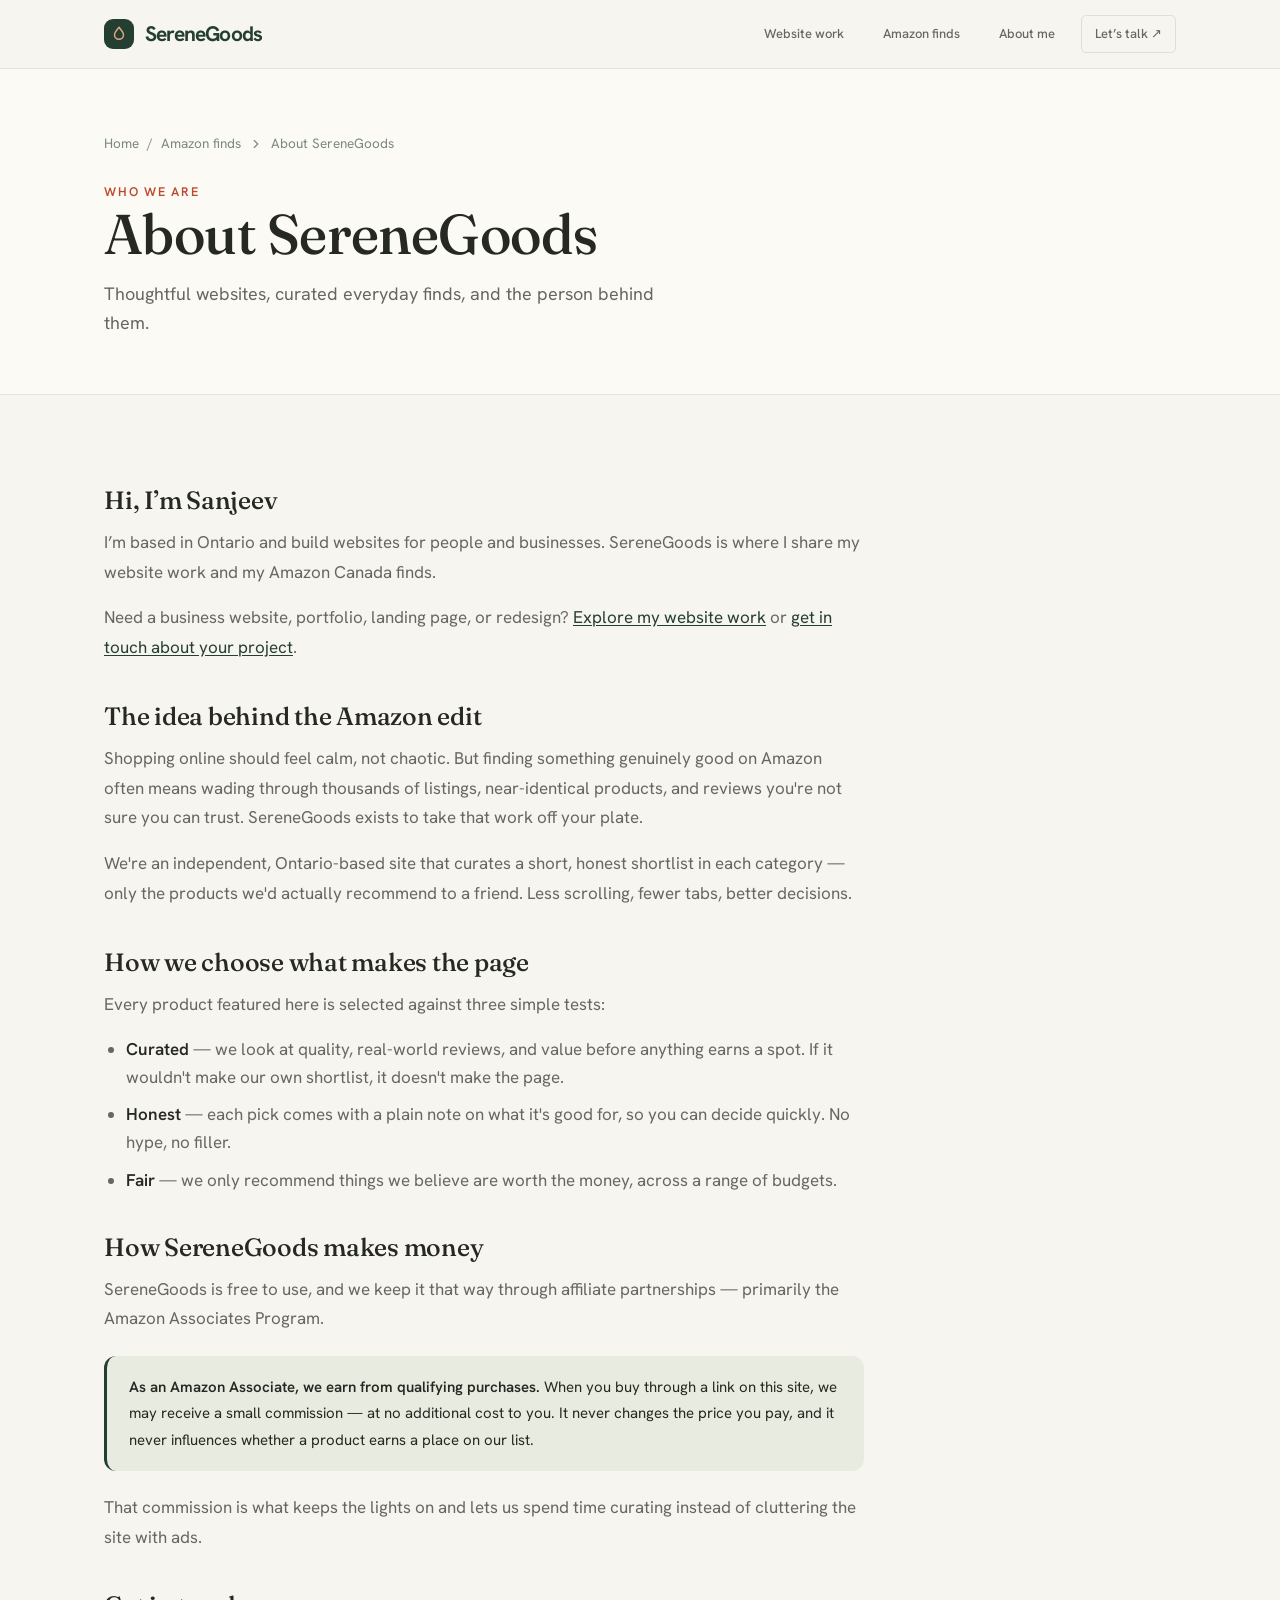
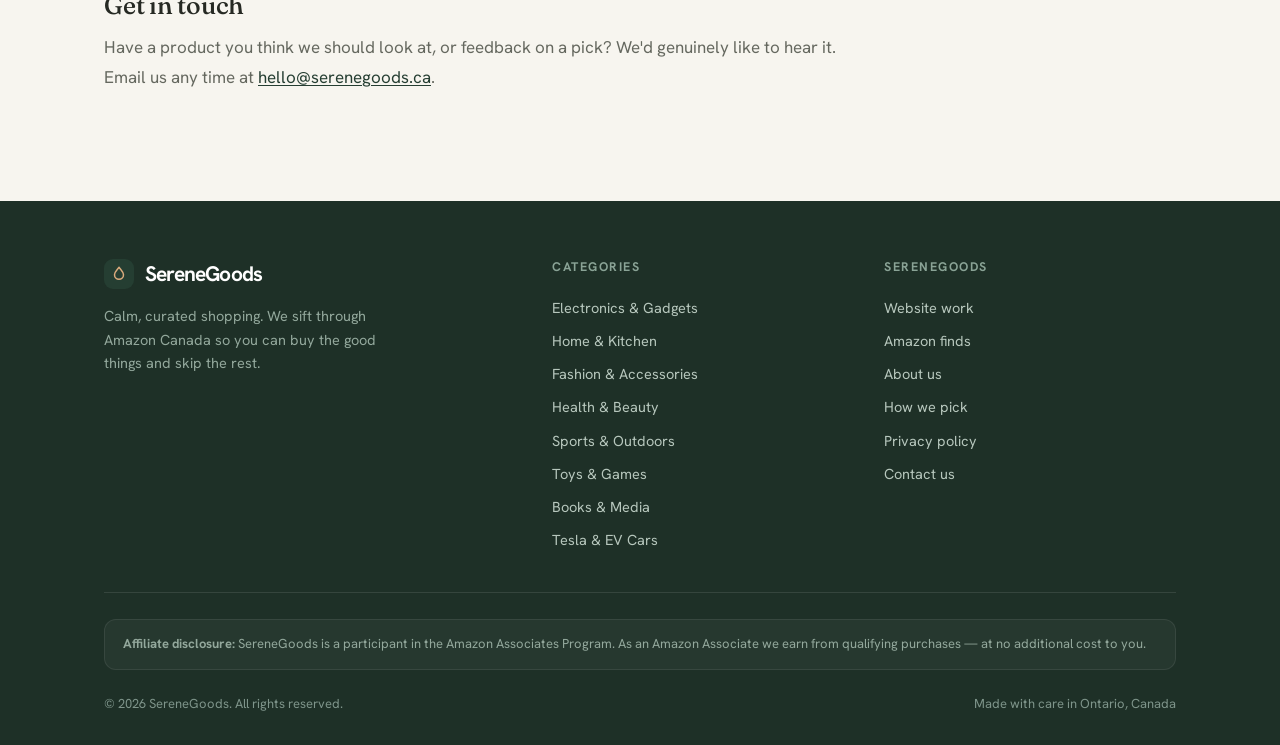
<file: about.html>
<!DOCTYPE html>
<html lang="en">
<head>
<meta charset="UTF-8">
<meta name="viewport" content="width=device-width, initial-scale=1.0">
<title>About SereneGoods &mdash; SereneGoods</title>
<meta name="description" content="About SereneGoods — an independent, Ontario-based site curating the best of Amazon Canada with honest, hand-picked recommendations.">
<link rel="preconnect" href="https://fonts.googleapis.com">
<link rel="preconnect" href="https://fonts.gstatic.com" crossorigin>
<link href="https://fonts.googleapis.com/css2?family=Fraunces:ital,opsz,wght@0,9..144,400;0,9..144,500;1,9..144,400;1,9..144,500&family=Hanken+Grotesk:wght@400;500;600;700&display=swap" rel="stylesheet">
<style>
/* =========================================================
   SereneGoods — shared stylesheet
   Calm, editorial curation aesthetic.
   Palette: cool paper · pine · sage · honey accent
   Type: Fraunces (display) + Hanken Grotesk (body/utility)
   ========================================================= */

:root {
  --paper:      #F4F6F3;
  --paper-2:    #FBFCFA;
  --card:       #FFFFFF;
  --ink:        #16241F;
  --ink-soft:   #4C5C54;
  --ink-faint:  #7A887F;
  --pine:       #1E3D35;
  --pine-deep:  #142C26;
  --sage:       #8AA396;
  --sage-soft:  #E5ECE6;
  --honey:      #D9924B;
  --honey-deep: #BE7833;
  --line:       #DCE3DC;
  --line-soft:  #E8EDE8;

  --maxw: 1120px;
  --radius: 18px;
  --radius-sm: 12px;
  --shadow-sm: 0 1px 2px rgba(20,44,38,.04), 0 4px 14px rgba(20,44,38,.05);
  --shadow-md: 0 6px 28px rgba(20,44,38,.10);
  --ease: cubic-bezier(.22,.61,.36,1);

  --font-display: "Fraunces", Georgia, serif;
  --font-body: "Hanken Grotesk", system-ui, -apple-system, sans-serif;
}

/* ---------- reset ---------- */
*, *::before, *::after { box-sizing: border-box; }
* { margin: 0; }
html { -webkit-text-size-adjust: 100%; scroll-behavior: smooth; }
body {
  font-family: var(--font-body);
  background: var(--paper);
  color: var(--ink);
  line-height: 1.6;
  font-size: 17px;
  -webkit-font-smoothing: antialiased;
  text-rendering: optimizeLegibility;
}
img { max-width: 100%; display: block; }
a { color: inherit; text-decoration: none; }
button { font-family: inherit; }

/* ---------- layout helpers ---------- */
.wrap { max-width: var(--maxw); margin: 0 auto; padding: 0 24px; }
.eyebrow {
  font-size: 12.5px; font-weight: 600; letter-spacing: .14em;
  text-transform: uppercase; color: var(--honey-deep);
}
.section { padding: 92px 0; }
.section--tight { padding: 64px 0; }

h1, h2, h3 { font-family: var(--font-display); font-weight: 500; line-height: 1.08; letter-spacing: -.01em; }
.lede { color: var(--ink-soft); font-size: 19px; max-width: 56ch; }

/* ---------- buttons ---------- */
.btn {
  display: inline-flex; align-items: center; gap: 9px;
  font-weight: 600; font-size: 15.5px;
  padding: 13px 22px; border-radius: 999px;
  border: 1px solid transparent; cursor: pointer;
  transition: transform .25s var(--ease), background .25s var(--ease), box-shadow .25s var(--ease), color .2s;
}
.btn svg { width: 17px; height: 17px; }
.btn--primary { background: var(--honey); color: #2a1a08; }
.btn--primary:hover { background: var(--honey-deep); color: #fff; transform: translateY(-2px); box-shadow: 0 8px 20px rgba(190,120,51,.28); }
.btn--ghost { background: transparent; color: var(--pine); border-color: var(--line); }
.btn--ghost:hover { background: var(--sage-soft); border-color: var(--sage); transform: translateY(-2px); }
.btn--pine { background: var(--pine); color: #EAF1EC; }
.btn--pine:hover { background: var(--pine-deep); transform: translateY(-2px); box-shadow: var(--shadow-md); }

/* ---------- header ---------- */
.site-header {
  position: sticky; top: 0; z-index: 50;
  background: rgba(244,246,243,.82);
  backdrop-filter: saturate(140%) blur(10px);
  border-bottom: 1px solid var(--line-soft);
}
.nav { display: flex; align-items: center; justify-content: space-between; height: 68px; }
.brand { display: inline-flex; align-items: center; gap: 11px; font-family: var(--font-display); font-size: 21px; font-weight: 500; color: var(--pine); letter-spacing: -.01em; }
.brand .mark {
  width: 30px; height: 30px; border-radius: 9px;
  background: var(--pine); display: grid; place-items: center; flex: none;
}
.brand .mark svg { width: 18px; height: 18px; color: var(--honey); }
.nav-links { display: flex; align-items: center; gap: 4px; }
.nav-links a {
  font-size: 14.5px; font-weight: 500; color: var(--ink-soft);
  padding: 8px 13px; border-radius: 999px; transition: background .2s, color .2s;
}
.nav-links a:hover, .nav-links a[aria-current="page"] { background: var(--sage-soft); color: var(--pine); }
.nav-toggle { display: none; background: none; border: 1px solid var(--line); border-radius: 10px; padding: 8px; cursor: pointer; }
.nav-toggle svg { width: 20px; height: 20px; color: var(--pine); }

/* ---------- hero ---------- */
.hero { padding: 76px 0 40px; }
.hero-grid { display: grid; grid-template-columns: 1.15fr .85fr; gap: 56px; align-items: center; }
.hero h1 { font-size: clamp(40px, 6vw, 66px); margin: 18px 0 22px; }
.hero h1 em { font-style: italic; color: var(--honey-deep); }
.hero .lede { margin-bottom: 30px; }
.hero-actions { display: flex; gap: 14px; flex-wrap: wrap; }
.hero-meta { margin-top: 34px; display: flex; gap: 30px; }
.hero-meta .stat { display: flex; flex-direction: column; }
.hero-meta .num { font-family: var(--font-display); font-size: 27px; color: var(--pine); line-height: 1; }
.hero-meta .lbl { font-size: 13px; color: var(--ink-faint); margin-top: 5px; }

/* editor's pick — signature card */
.pick {
  background: var(--pine); color: #EAF1EC; border-radius: var(--radius);
  padding: 26px; position: relative; overflow: hidden; box-shadow: var(--shadow-md);
}
.pick::after {
  content: ""; position: absolute; right: -60px; top: -60px;
  width: 200px; height: 200px; border-radius: 50%;
  background: radial-gradient(circle at center, rgba(217,146,75,.34), transparent 68%);
}
.pick .tag { display: inline-flex; align-items: center; gap: 7px; font-size: 12px; font-weight: 600; letter-spacing: .12em; text-transform: uppercase; color: var(--honey); }
.pick .tag svg { width: 14px; height: 14px; }
.pick-art {
  margin: 18px 0; height: 168px; border-radius: var(--radius-sm);
  background:
    linear-gradient(135deg, rgba(255,255,255,.08), rgba(255,255,255,0)),
    repeating-linear-gradient(45deg, rgba(255,255,255,.04) 0 10px, transparent 10px 20px),
    var(--pine-deep);
  display: grid; place-items: center; border: 1px solid rgba(255,255,255,.08);
}
.pick-art svg { width: 58px; height: 58px; color: var(--sage); opacity: .9; }
.pick h3 { font-size: 22px; color: #fff; margin-bottom: 7px; }
.pick p { color: #BFD0C6; font-size: 14.5px; margin-bottom: 18px; }

/* ---------- category grid ---------- */
.section-head { max-width: 60ch; margin-bottom: 40px; }
.section-head h2 { font-size: clamp(28px, 3.4vw, 40px); margin: 12px 0 14px; }
.cat-grid { display: grid; grid-template-columns: repeat(4, 1fr); gap: 16px; }
.cat-card {
  background: var(--card); border: 1px solid var(--line); border-radius: var(--radius);
  padding: 24px 22px 22px; transition: transform .3s var(--ease), box-shadow .3s var(--ease), border-color .3s;
  position: relative; min-height: 168px; display: flex; flex-direction: column;
}
.cat-card:hover { transform: translateY(-4px); box-shadow: var(--shadow-md); border-color: var(--sage); }
.cat-ic {
  width: 50px; height: 50px; border-radius: 13px; background: var(--sage-soft);
  display: grid; place-items: center; margin-bottom: 16px; transition: background .3s;
}
.cat-ic svg { width: 26px; height: 26px; color: var(--pine); stroke-width: 1.6; }
.cat-card:hover .cat-ic { background: var(--pine); }
.cat-card:hover .cat-ic svg { color: var(--honey); }
.cat-card h3 { font-size: 18.5px; margin-bottom: 5px; font-weight: 500; }
.cat-card p { font-size: 13.5px; color: var(--ink-faint); margin-top: auto; }
.cat-card .arrow { position: absolute; top: 24px; right: 22px; color: var(--line); transition: color .3s, transform .3s; }
.cat-card:hover .arrow { color: var(--honey); transform: translate(3px,-3px); }
.cat-card .arrow svg { width: 18px; height: 18px; }

/* ---------- how we pick ---------- */
.pick-band { background: var(--paper-2); border-top: 1px solid var(--line-soft); border-bottom: 1px solid var(--line-soft); }
.pillars { display: grid; grid-template-columns: repeat(3, 1fr); gap: 30px; }
.pillar { padding-top: 22px; border-top: 2px solid var(--pine); }
.pillar .n { font-family: var(--font-display); font-size: 15px; color: var(--honey-deep); }
.pillar h3 { font-size: 21px; margin: 12px 0 9px; font-weight: 500; }
.pillar p { font-size: 15px; color: var(--ink-soft); }

/* ---------- featured products strip ---------- */
.feat-grid { display: grid; grid-template-columns: repeat(2, 1fr); gap: 18px; }

/* ---------- product card (compact, image-optional) ---------- */
.prod-grid { display: grid; grid-template-columns: repeat(2, 1fr); gap: 18px; }
.prod {
  background: var(--card); border: 1px solid var(--line); border-radius: var(--radius);
  padding: 18px; display: flex; gap: 16px; align-items: flex-start;
  transition: transform .3s var(--ease), box-shadow .3s var(--ease), border-color .3s;
}
.prod:hover { transform: translateY(-3px); box-shadow: var(--shadow-md); border-color: var(--sage); }
/* small thumbnail tile — shows an icon by default, or a product photo if you add one */
.prod-thumb {
  width: 92px; height: 92px; flex: none; border-radius: 14px; overflow: hidden;
  border: 1px solid var(--line);
  background: radial-gradient(circle at 30% 25%, rgba(138,163,150,.22), transparent 62%), var(--sage-soft);
  display: grid; place-items: center;
}
.prod-thumb img { width: 100%; height: 100%; object-fit: cover; }
.prod-thumb svg { width: 34px; height: 34px; color: var(--pine); opacity: .85; stroke-width: 1.5; }
.prod-body { display: flex; flex-direction: column; min-width: 0; }
.prod-tag {
  align-self: flex-start; background: var(--sage-soft);
  font-size: 10.5px; font-weight: 700; letter-spacing: .07em; text-transform: uppercase;
  color: var(--pine); padding: 4px 9px; border-radius: 999px; margin-bottom: 8px;
}
.prod-body h3 { font-size: 17px; font-weight: 500; line-height: 1.25; margin-bottom: 7px; }
.prod-why { font-size: 13.5px; color: var(--ink-soft); margin-bottom: 14px; }
.prod-why b { color: var(--pine); font-weight: 600; }
.prod-foot { margin-top: auto; }
.btn--sm { padding: 9px 16px; font-size: 14px; }

/* ---------- newsletter / contact ---------- */
.cta-band { background: var(--pine); color: #EAF1EC; border-radius: 26px; padding: 56px 48px; text-align: center; position: relative; overflow: hidden; }
.cta-band::before { content:""; position:absolute; inset:0; background: radial-gradient(circle at 80% -10%, rgba(217,146,75,.25), transparent 55%); }
.cta-band > * { position: relative; }
.cta-band h2 { font-size: clamp(28px, 4vw, 42px); color: #fff; margin-bottom: 14px; }
.cta-band p { color: #C3D2C9; max-width: 50ch; margin: 0 auto 28px; }
.cta-form { display: flex; gap: 10px; max-width: 440px; margin: 0 auto; }
.cta-form input {
  flex: 1; padding: 13px 18px; border-radius: 999px; border: 1px solid rgba(255,255,255,.2);
  background: rgba(255,255,255,.08); color: #fff; font-size: 15px; font-family: inherit;
}
.cta-form input::placeholder { color: #9FB3A7; }
.cta-form input:focus { outline: 2px solid var(--honey); outline-offset: 1px; }

/* ---------- footer ---------- */
.site-footer { background: var(--pine-deep); color: #B7C7BD; padding: 56px 0 30px; }
.foot-grid { display: grid; grid-template-columns: 1.4fr 1fr 1fr; gap: 40px; padding-bottom: 36px; border-bottom: 1px solid rgba(255,255,255,.1); }
.site-footer .brand { color: #fff; margin-bottom: 14px; }
.foot-about { font-size: 14.5px; color: #93A89C; max-width: 38ch; }
.foot-col h4 { font-family: var(--font-body); font-size: 12.5px; letter-spacing: .12em; text-transform: uppercase; color: var(--sage); margin-bottom: 14px; font-weight: 700; }
.foot-col a { display: block; font-size: 14.5px; padding: 5px 0; color: #B7C7BD; transition: color .2s; }
.foot-col a:hover { color: var(--honey); }
.foot-bottom { display: flex; justify-content: space-between; gap: 18px; flex-wrap: wrap; padding-top: 24px; font-size: 13px; color: #7E948A; }
.disclosure { background: rgba(255,255,255,.04); border: 1px solid rgba(255,255,255,.08); border-radius: 12px; padding: 14px 18px; font-size: 13px; color: #93A89C; margin-top: 26px; }

/* ---------- category page header band ---------- */
.page-band { background: var(--paper-2); border-bottom: 1px solid var(--line-soft); padding: 64px 0 56px; }
.page-band .eyebrow { margin-bottom: 14px; }
.page-band h1 { font-size: clamp(36px, 5vw, 56px); margin-bottom: 16px; }
.page-band .lede { font-size: 18px; }
.crumbs { display: flex; gap: 8px; align-items: center; font-size: 13.5px; color: var(--ink-faint); margin-bottom: 22px; }
.crumbs a:hover { color: var(--pine); }
.crumbs svg { width: 14px; height: 14px; }

/* ---------- motion / a11y ---------- */
.reveal { opacity: 0; transform: translateY(18px); }
.reveal.in { opacity: 1; transform: none; transition: opacity .7s var(--ease), transform .7s var(--ease); }
:focus-visible { outline: 2px solid var(--honey-deep); outline-offset: 2px; border-radius: 4px; }
@media (prefers-reduced-motion: reduce) {
  * { scroll-behavior: auto !important; }
  .reveal { opacity: 1; transform: none; transition: none; }
  .btn:hover, .cat-card:hover, .prod:hover { transform: none; }
}

/* ---------- responsive ---------- */
@media (max-width: 940px) {
  .hero-grid { grid-template-columns: 1fr; gap: 36px; }
  .cat-grid { grid-template-columns: repeat(2, 1fr); }
  .feat-grid, .prod-grid { grid-template-columns: repeat(2, 1fr); }
  .pillars { grid-template-columns: 1fr; gap: 22px; }
  .foot-grid { grid-template-columns: 1fr 1fr; }
  .nav-links { display: none; }
  .nav-links.open {
    display: flex; flex-direction: column; align-items: stretch;
    position: absolute; top: 68px; left: 0; right: 0; background: var(--paper-2);
    border-bottom: 1px solid var(--line); padding: 12px 24px 18px; gap: 2px;
  }
  .nav-toggle { display: inline-flex; }
}
@media (max-width: 560px) {
  body { font-size: 16px; }
  .section { padding: 64px 0; }
  .cat-grid, .feat-grid, .prod-grid { grid-template-columns: 1fr; }
  .foot-grid { grid-template-columns: 1fr; }
  .cta-form { flex-direction: column; }
  .cta-band { padding: 40px 24px; }
  .hero-meta { gap: 22px; }
}

/* ---------- empty / coming-soon state ---------- */
.empty { text-align: center; max-width: 600px; margin: 0 auto; padding: 40px 24px 20px; }
.empty-ic { width: 88px; height: 88px; border-radius: 24px; background: var(--sage-soft); display: grid; place-items: center; margin: 0 auto 28px; }
.empty-ic svg { width: 42px; height: 42px; color: var(--pine); stroke-width: 1.5; }
.empty h2 { font-size: clamp(26px, 4vw, 34px); margin-bottom: 14px; }
.empty p { color: var(--ink-soft); font-size: 17px; margin-bottom: 30px; }
.empty-actions { display: flex; gap: 12px; justify-content: center; flex-wrap: wrap; }

/* ---------- content / prose pages (about, privacy) ---------- */
.prose { max-width: 760px; }
.prose h2 { font-family: var(--font-display); font-weight: 500; font-size: 25px; margin: 40px 0 14px; }
.prose h2:first-child { margin-top: 0; }
.prose h3 { font-size: 18px; font-weight: 600; margin: 26px 0 8px; color: var(--pine); }
.prose p { margin-bottom: 16px; color: var(--ink-soft); line-height: 1.75; }
.prose ul { margin: 0 0 18px; padding-left: 22px; }
.prose li { margin-bottom: 9px; color: var(--ink-soft); line-height: 1.65; }
.prose a { color: var(--pine); text-decoration: underline; text-underline-offset: 2px; }
.prose a:hover { color: var(--honey-deep); }
.prose strong { color: var(--ink); font-weight: 600; }
.prose .muted { font-size: 14px; color: var(--ink-faint); }
.callout { background: var(--sage-soft); border-left: 3px solid var(--pine); border-radius: 12px; padding: 18px 22px; margin: 22px 0; }
.callout p { margin: 0; color: var(--ink); font-size: 15px; }

</style>
<link rel="stylesheet" href="affiliate-shell.css">
</head>
<body>

<header class="site-header">
  <div class="wrap nav">
    <a class="brand" href="index.html" aria-label="SereneGoods home">
      <span class="mark" aria-hidden="true"><svg viewBox="0 0 24 24" fill="none" stroke="currentColor" stroke-width="2" stroke-linecap="round" stroke-linejoin="round"><path d="M12 3c-3 4-6 6-6 10a6 6 0 0 0 12 0c0-4-3-6-6-10Z"/></svg></span>
      SereneGoods
    </a>
    <nav class="nav-links" id="navlinks" aria-label="Main navigation">
      <a href="index.html#work">Website work</a>
      <a href="finds.html">Amazon finds</a>
      <a href="index.html#about">About me</a>
      <a href="index.html#contact">Let’s talk ↗</a>
    </nav>
    <button class="nav-toggle" id="navtoggle" aria-controls="navlinks" aria-label="Toggle menu" aria-expanded="false"><svg viewBox="0 0 24 24" fill="none" stroke="currentColor" stroke-width="2" stroke-linecap="round"><path d="M4 7h16M4 12h16M4 17h16"/></svg></button>
  </div>
</header>

<section class="page-band">
  <div class="wrap">
    <nav class="crumbs" aria-label="Breadcrumb">
      <a href="index.html">Home</a><span aria-hidden="true"> / </span><a href="finds.html">Amazon finds</a><svg viewBox="0 0 24 24" fill="none" stroke="currentColor" stroke-width="2" stroke-linecap="round" stroke-linejoin="round"><path d="m9 18 6-6-6-6"/></svg><span>About SereneGoods</span>
    </nav>
    <span class="eyebrow">Who we are</span>
    <h1>About SereneGoods</h1>
    <p class="lede">Thoughtful websites, curated everyday finds, and the person behind them.</p>
  </div>
</section>

<section class="section">
  <div class="wrap">
    <div class="prose reveal">
      <h2>Hi, I’m Sanjeev</h2>
      <p>I’m based in Ontario and build websites for people and businesses. SereneGoods is where I share my website work and my Amazon Canada finds.</p>
      <p>Need a business website, portfolio, landing page, or redesign? <a href="index.html#work">Explore my website work</a> or <a href="index.html#contact">get in touch about your project</a>.</p>
      <h2>The idea behind the Amazon edit</h2>
      <p>Shopping online should feel calm, not chaotic. But finding something genuinely good on Amazon often means wading through thousands of listings, near-identical products, and reviews you're not sure you can trust. SereneGoods exists to take that work off your plate.</p>
      <p>We're an independent, Ontario-based site that curates a short, honest shortlist in each category — only the products we'd actually recommend to a friend. Less scrolling, fewer tabs, better decisions.</p>

      <h2>How we choose what makes the page</h2>
      <p>Every product featured here is selected against three simple tests:</p>
      <ul>
        <li><strong>Curated</strong> — we look at quality, real-world reviews, and value before anything earns a spot. If it wouldn't make our own shortlist, it doesn't make the page.</li>
        <li><strong>Honest</strong> — each pick comes with a plain note on what it's good for, so you can decide quickly. No hype, no filler.</li>
        <li><strong>Fair</strong> — we only recommend things we believe are worth the money, across a range of budgets.</li>
      </ul>

      <h2>How SereneGoods makes money</h2>
      <p>SereneGoods is free to use, and we keep it that way through affiliate partnerships — primarily the Amazon Associates Program.</p>
      <div class="callout"><p><strong>As an Amazon Associate, we earn from qualifying purchases.</strong> When you buy through a link on this site, we may receive a small commission — at no additional cost to you. It never changes the price you pay, and it never influences whether a product earns a place on our list.</p></div>
      <p>That commission is what keeps the lights on and lets us spend time curating instead of cluttering the site with ads.</p>

      <h2>Get in touch</h2>
      <p>Have a product you think we should look at, or feedback on a pick? We'd genuinely like to hear it. Email us any time at <a href="mailto:hello@serenegoods.ca">hello@serenegoods.ca</a>.</p>
    </div>
  </div>
</section>

<footer class="site-footer">
  <div class="wrap">
    <div class="foot-grid">
      <div>
        <span class="brand"><span class="mark" aria-hidden="true"><svg viewBox="0 0 24 24" fill="none" stroke="currentColor" stroke-width="2" stroke-linecap="round" stroke-linejoin="round"><path d="M12 3c-3 4-6 6-6 10a6 6 0 0 0 12 0c0-4-3-6-6-10Z"/></svg></span> SereneGoods</span>
        <p class="foot-about">Calm, curated shopping. We sift through Amazon Canada so you can buy the good things and skip the rest.</p>
      </div>
      <div class="foot-col">
        <h4>Categories</h4>
        <a href="electronics.html">Electronics &amp; Gadgets</a>
        <a href="home-kitchen.html">Home &amp; Kitchen</a>
        <a href="fashion.html">Fashion &amp; Accessories</a>
        <a href="health-beauty.html">Health &amp; Beauty</a>
        <a href="sports-outdoors.html">Sports &amp; Outdoors</a>
        <a href="toys-games.html">Toys &amp; Games</a>
        <a href="books-media.html">Books &amp; Media</a>
        <a href="ev.html">Tesla &amp; EV Cars</a>
      </div>
      <div class="foot-col">
        <h4>SereneGoods</h4>
        <a href="index.html#work">Website work</a>
        <a href="finds.html">Amazon finds</a>
        <a href="about.html">About us</a>
        <a href="finds.html#how">How we pick</a>
        <a href="privacy.html">Privacy policy</a>
        <a href="mailto:hello@serenegoods.ca">Contact us</a>
      </div>
    </div>
    <div class="disclosure"><strong>Affiliate disclosure:</strong> SereneGoods is a participant in the Amazon Associates Program. As an Amazon Associate we earn from qualifying purchases — at no additional cost to you.</div>
    <div class="foot-bottom">
      <span>&copy; <span id="yr"></span> SereneGoods. All rights reserved.</span>
      <span>Made with care in Ontario, Canada</span>
    </div>
  </div>
</footer>

<script>
  document.getElementById('yr').textContent = new Date().getFullYear();
  var t = document.getElementById('navtoggle'), n = document.getElementById('navlinks');
  t.addEventListener('click', function () { var open = n.classList.toggle('open'); t.setAttribute('aria-expanded', open); });
  var io = new IntersectionObserver(function (entries) {
    entries.forEach(function (e) { if (e.isIntersecting) { e.target.classList.add('in'); io.unobserve(e.target); } });
  }, { threshold: .12 });
  document.querySelectorAll('.reveal').forEach(function (el) { io.observe(el); });
</script>
</body>
</html>
</file>
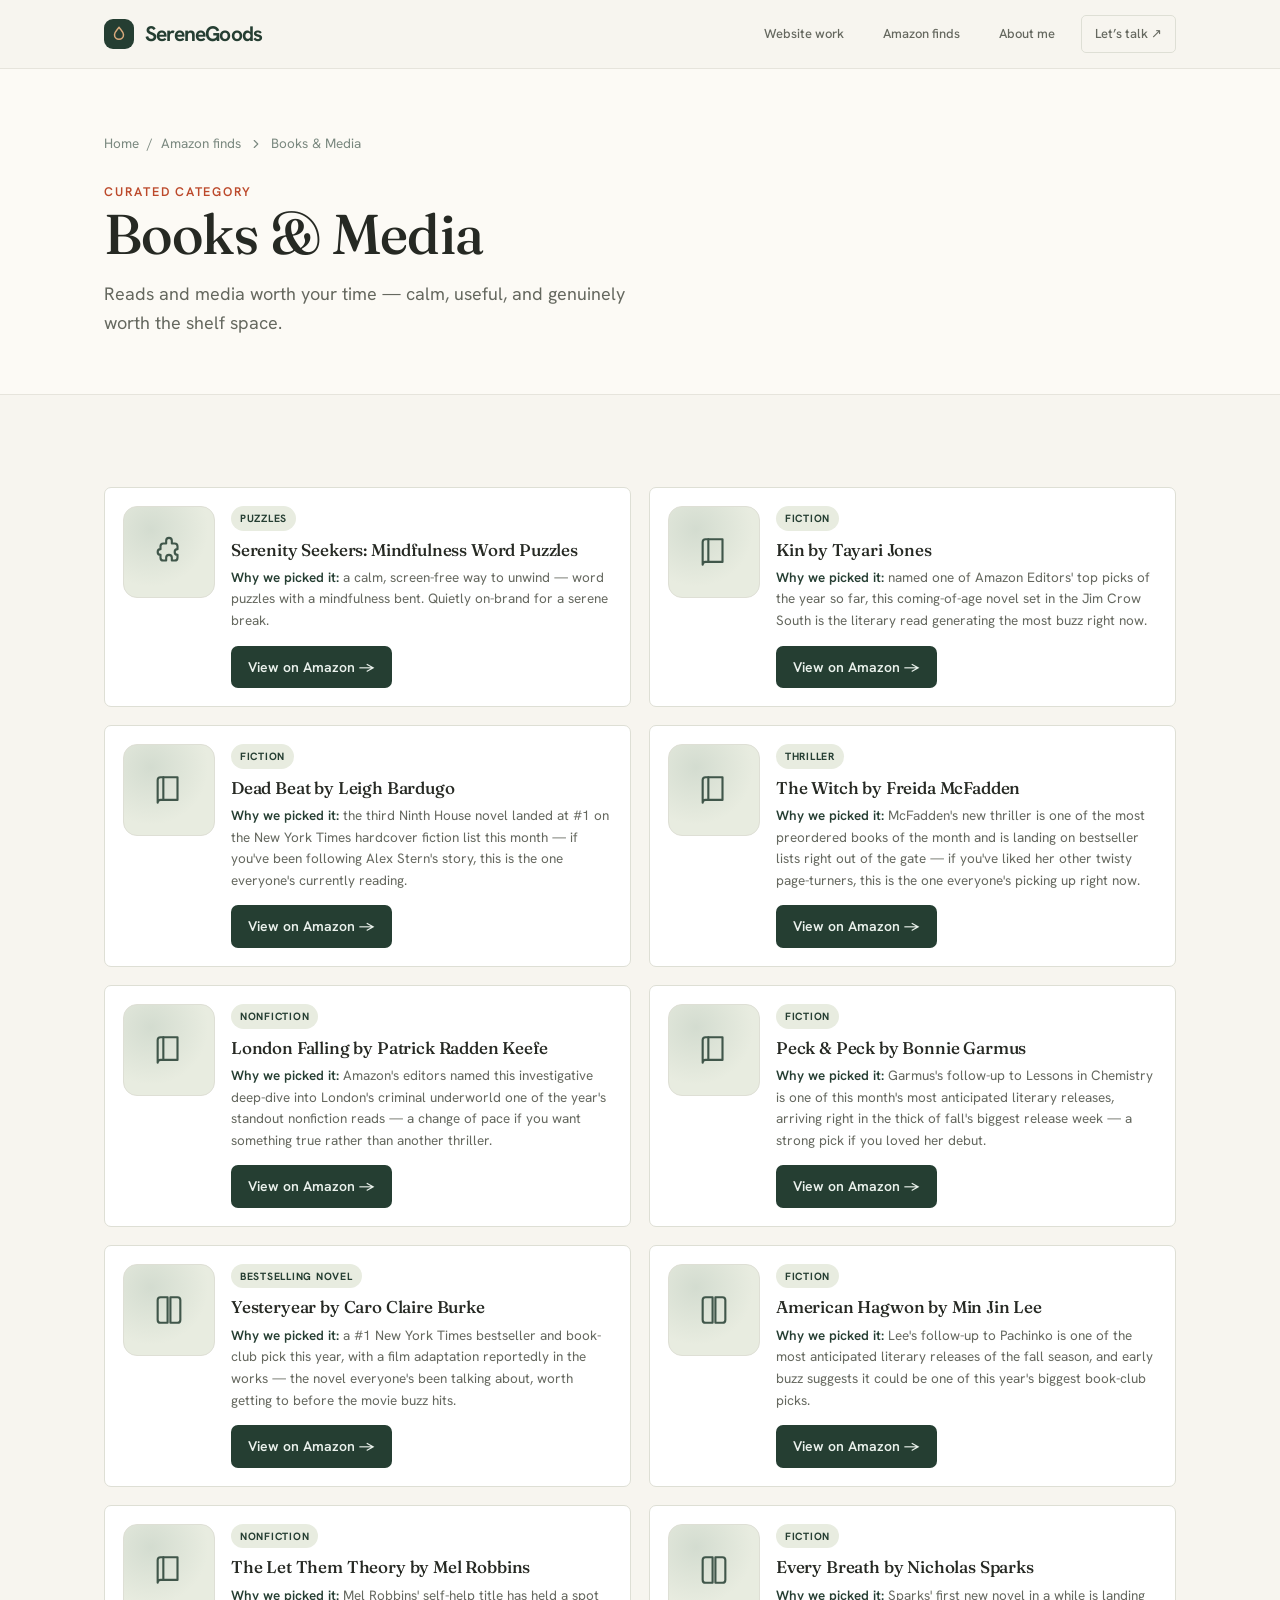
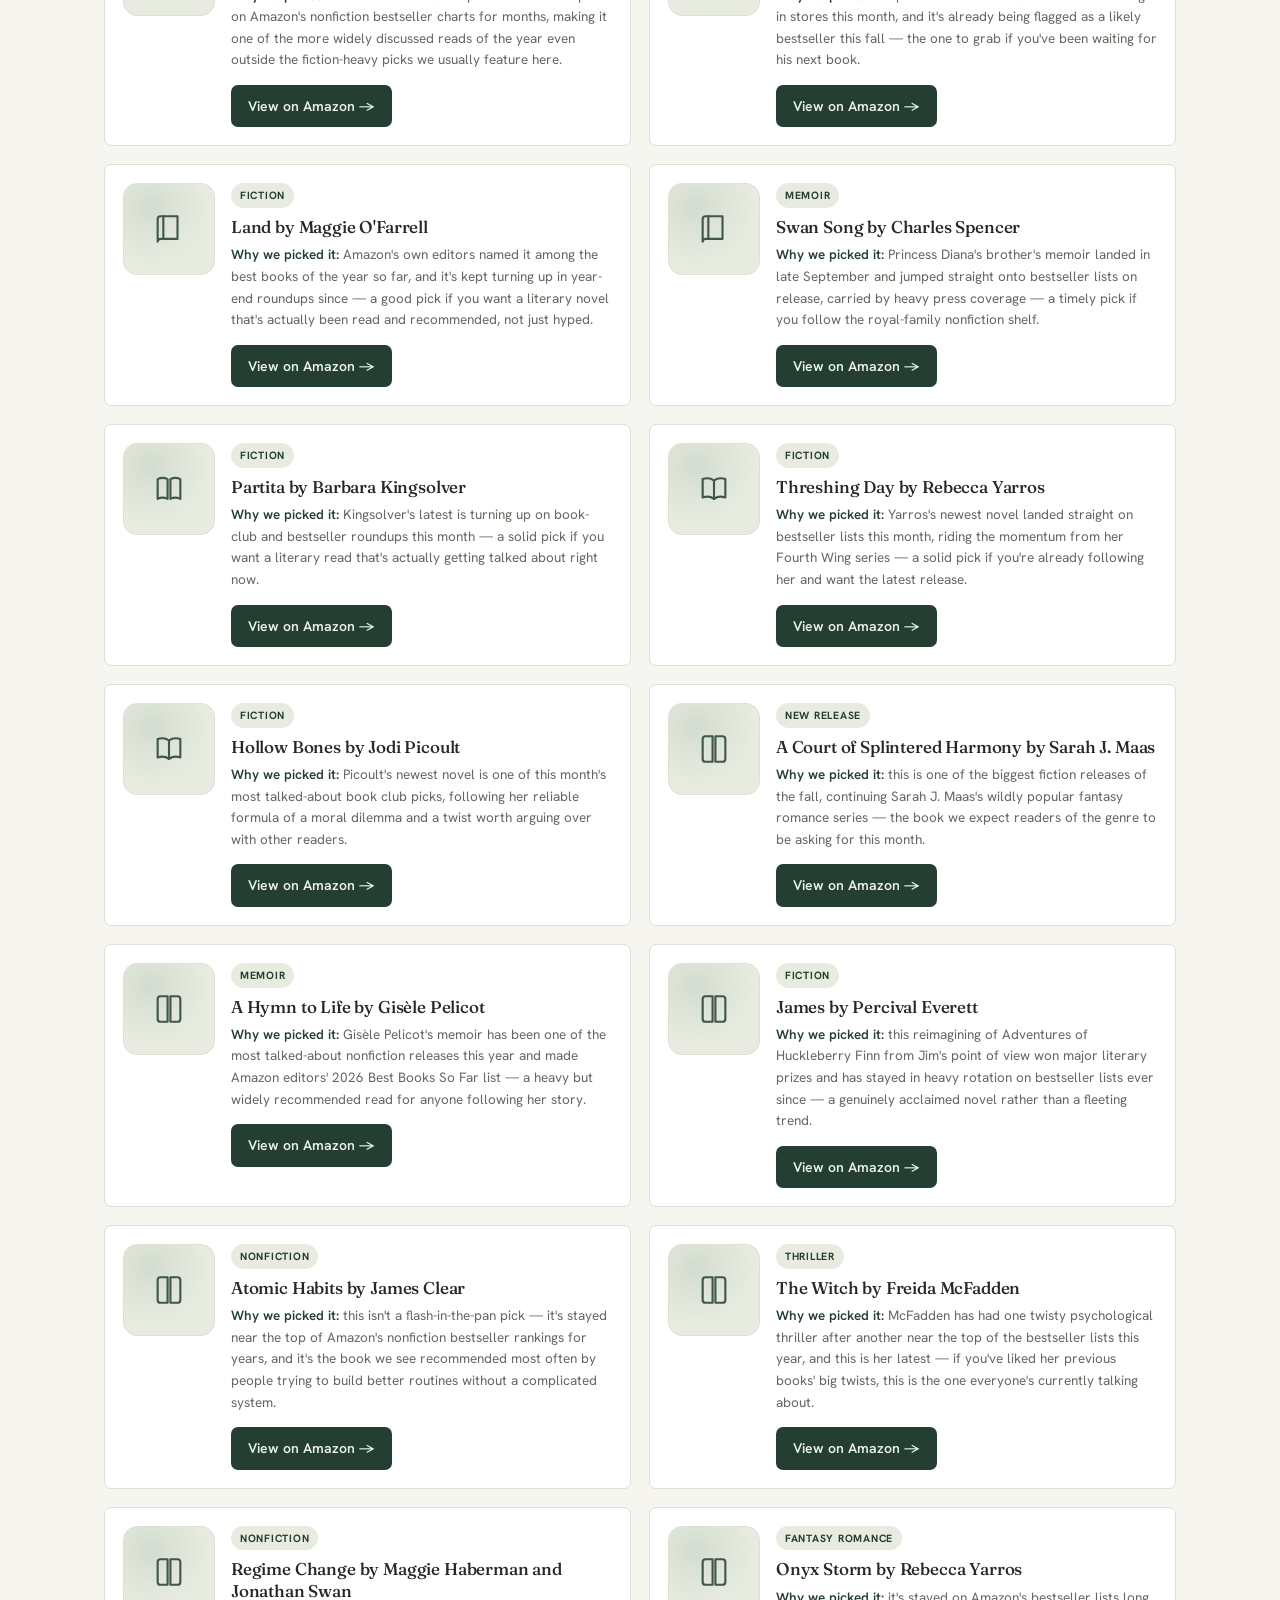
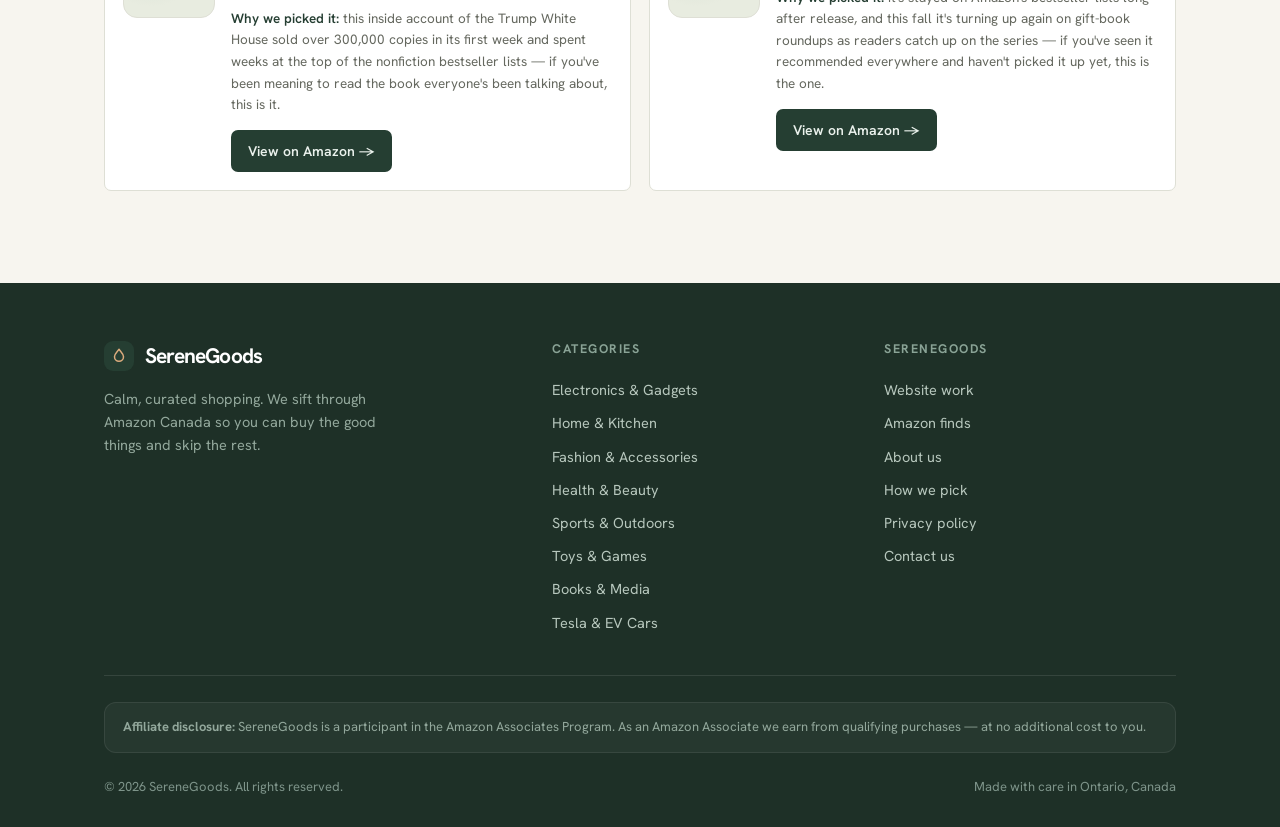
<file: books-media.html>
<!DOCTYPE html>
<html lang="en">
<head>
<meta charset="UTF-8">
<meta name="viewport" content="width=device-width, initial-scale=1.0">
<title>Books &amp; Media &mdash; SereneGoods</title>
<meta name="description" content="Curated books and media from Amazon Canada — reads worth your time, hand-picked by SereneGoods.">
<link rel="preconnect" href="https://fonts.googleapis.com">
<link rel="preconnect" href="https://fonts.gstatic.com" crossorigin>
<link href="https://fonts.googleapis.com/css2?family=Fraunces:ital,opsz,wght@0,9..144,400;0,9..144,500;1,9..144,400;1,9..144,500&family=Hanken+Grotesk:wght@400;500;600;700&display=swap" rel="stylesheet">
<style>
/* =========================================================
   SereneGoods — shared stylesheet
   Calm, editorial curation aesthetic.
   Palette: cool paper · pine · sage · honey accent
   Type: Fraunces (display) + Hanken Grotesk (body/utility)
   ========================================================= */

:root {
  --paper:      #F4F6F3;
  --paper-2:    #FBFCFA;
  --card:       #FFFFFF;
  --ink:        #16241F;
  --ink-soft:   #4C5C54;
  --ink-faint:  #7A887F;
  --pine:       #1E3D35;
  --pine-deep:  #142C26;
  --sage:       #8AA396;
  --sage-soft:  #E5ECE6;
  --honey:      #D9924B;
  --honey-deep: #BE7833;
  --line:       #DCE3DC;
  --line-soft:  #E8EDE8;

  --maxw: 1120px;
  --radius: 18px;
  --radius-sm: 12px;
  --shadow-sm: 0 1px 2px rgba(20,44,38,.04), 0 4px 14px rgba(20,44,38,.05);
  --shadow-md: 0 6px 28px rgba(20,44,38,.10);
  --ease: cubic-bezier(.22,.61,.36,1);

  --font-display: "Fraunces", Georgia, serif;
  --font-body: "Hanken Grotesk", system-ui, -apple-system, sans-serif;
}

/* ---------- reset ---------- */
*, *::before, *::after { box-sizing: border-box; }
* { margin: 0; }
html { -webkit-text-size-adjust: 100%; scroll-behavior: smooth; }
body {
  font-family: var(--font-body);
  background: var(--paper);
  color: var(--ink);
  line-height: 1.6;
  font-size: 17px;
  -webkit-font-smoothing: antialiased;
  text-rendering: optimizeLegibility;
}
img { max-width: 100%; display: block; }
a { color: inherit; text-decoration: none; }
button { font-family: inherit; }

/* ---------- layout helpers ---------- */
.wrap { max-width: var(--maxw); margin: 0 auto; padding: 0 24px; }
.eyebrow {
  font-size: 12.5px; font-weight: 600; letter-spacing: .14em;
  text-transform: uppercase; color: var(--honey-deep);
}
.section { padding: 92px 0; }
.section--tight { padding: 64px 0; }

h1, h2, h3 { font-family: var(--font-display); font-weight: 500; line-height: 1.08; letter-spacing: -.01em; }
.lede { color: var(--ink-soft); font-size: 19px; max-width: 56ch; }

/* ---------- buttons ---------- */
.btn {
  display: inline-flex; align-items: center; gap: 9px;
  font-weight: 600; font-size: 15.5px;
  padding: 13px 22px; border-radius: 999px;
  border: 1px solid transparent; cursor: pointer;
  transition: transform .25s var(--ease), background .25s var(--ease), box-shadow .25s var(--ease), color .2s;
}
.btn svg { width: 17px; height: 17px; }
.btn--primary { background: var(--honey); color: #2a1a08; }
.btn--primary:hover { background: var(--honey-deep); color: #fff; transform: translateY(-2px); box-shadow: 0 8px 20px rgba(190,120,51,.28); }
.btn--ghost { background: transparent; color: var(--pine); border-color: var(--line); }
.btn--ghost:hover { background: var(--sage-soft); border-color: var(--sage); transform: translateY(-2px); }
.btn--pine { background: var(--pine); color: #EAF1EC; }
.btn--pine:hover { background: var(--pine-deep); transform: translateY(-2px); box-shadow: var(--shadow-md); }

/* ---------- header ---------- */
.site-header {
  position: sticky; top: 0; z-index: 50;
  background: rgba(244,246,243,.82);
  backdrop-filter: saturate(140%) blur(10px);
  border-bottom: 1px solid var(--line-soft);
}
.nav { display: flex; align-items: center; justify-content: space-between; height: 68px; }
.brand { display: inline-flex; align-items: center; gap: 11px; font-family: var(--font-display); font-size: 21px; font-weight: 500; color: var(--pine); letter-spacing: -.01em; }
.brand .mark {
  width: 30px; height: 30px; border-radius: 9px;
  background: var(--pine); display: grid; place-items: center; flex: none;
}
.brand .mark svg { width: 18px; height: 18px; color: var(--honey); }
.nav-links { display: flex; align-items: center; gap: 4px; }
.nav-links a {
  font-size: 14.5px; font-weight: 500; color: var(--ink-soft);
  padding: 8px 13px; border-radius: 999px; transition: background .2s, color .2s;
}
.nav-links a:hover, .nav-links a[aria-current="page"] { background: var(--sage-soft); color: var(--pine); }
.nav-toggle { display: none; background: none; border: 1px solid var(--line); border-radius: 10px; padding: 8px; cursor: pointer; }
.nav-toggle svg { width: 20px; height: 20px; color: var(--pine); }

/* ---------- hero ---------- */
.hero { padding: 76px 0 40px; }
.hero-grid { display: grid; grid-template-columns: 1.15fr .85fr; gap: 56px; align-items: center; }
.hero h1 { font-size: clamp(40px, 6vw, 66px); margin: 18px 0 22px; }
.hero h1 em { font-style: italic; color: var(--honey-deep); }
.hero .lede { margin-bottom: 30px; }
.hero-actions { display: flex; gap: 14px; flex-wrap: wrap; }
.hero-meta { margin-top: 34px; display: flex; gap: 30px; }
.hero-meta .stat { display: flex; flex-direction: column; }
.hero-meta .num { font-family: var(--font-display); font-size: 27px; color: var(--pine); line-height: 1; }
.hero-meta .lbl { font-size: 13px; color: var(--ink-faint); margin-top: 5px; }

/* editor's pick — signature card */
.pick {
  background: var(--pine); color: #EAF1EC; border-radius: var(--radius);
  padding: 26px; position: relative; overflow: hidden; box-shadow: var(--shadow-md);
}
.pick::after {
  content: ""; position: absolute; right: -60px; top: -60px;
  width: 200px; height: 200px; border-radius: 50%;
  background: radial-gradient(circle at center, rgba(217,146,75,.34), transparent 68%);
}
.pick .tag { display: inline-flex; align-items: center; gap: 7px; font-size: 12px; font-weight: 600; letter-spacing: .12em; text-transform: uppercase; color: var(--honey); }
.pick .tag svg { width: 14px; height: 14px; }
.pick-art {
  margin: 18px 0; height: 168px; border-radius: var(--radius-sm);
  background:
    linear-gradient(135deg, rgba(255,255,255,.08), rgba(255,255,255,0)),
    repeating-linear-gradient(45deg, rgba(255,255,255,.04) 0 10px, transparent 10px 20px),
    var(--pine-deep);
  display: grid; place-items: center; border: 1px solid rgba(255,255,255,.08);
}
.pick-art svg { width: 58px; height: 58px; color: var(--sage); opacity: .9; }
.pick h3 { font-size: 22px; color: #fff; margin-bottom: 7px; }
.pick p { color: #BFD0C6; font-size: 14.5px; margin-bottom: 18px; }

/* ---------- category grid ---------- */
.section-head { max-width: 60ch; margin-bottom: 40px; }
.section-head h2 { font-size: clamp(28px, 3.4vw, 40px); margin: 12px 0 14px; }
.cat-grid { display: grid; grid-template-columns: repeat(4, 1fr); gap: 16px; }
.cat-card {
  background: var(--card); border: 1px solid var(--line); border-radius: var(--radius);
  padding: 24px 22px 22px; transition: transform .3s var(--ease), box-shadow .3s var(--ease), border-color .3s;
  position: relative; min-height: 168px; display: flex; flex-direction: column;
}
.cat-card:hover { transform: translateY(-4px); box-shadow: var(--shadow-md); border-color: var(--sage); }
.cat-ic {
  width: 50px; height: 50px; border-radius: 13px; background: var(--sage-soft);
  display: grid; place-items: center; margin-bottom: 16px; transition: background .3s;
}
.cat-ic svg { width: 26px; height: 26px; color: var(--pine); stroke-width: 1.6; }
.cat-card:hover .cat-ic { background: var(--pine); }
.cat-card:hover .cat-ic svg { color: var(--honey); }
.cat-card h3 { font-size: 18.5px; margin-bottom: 5px; font-weight: 500; }
.cat-card p { font-size: 13.5px; color: var(--ink-faint); margin-top: auto; }
.cat-card .arrow { position: absolute; top: 24px; right: 22px; color: var(--line); transition: color .3s, transform .3s; }
.cat-card:hover .arrow { color: var(--honey); transform: translate(3px,-3px); }
.cat-card .arrow svg { width: 18px; height: 18px; }

/* ---------- how we pick ---------- */
.pick-band { background: var(--paper-2); border-top: 1px solid var(--line-soft); border-bottom: 1px solid var(--line-soft); }
.pillars { display: grid; grid-template-columns: repeat(3, 1fr); gap: 30px; }
.pillar { padding-top: 22px; border-top: 2px solid var(--pine); }
.pillar .n { font-family: var(--font-display); font-size: 15px; color: var(--honey-deep); }
.pillar h3 { font-size: 21px; margin: 12px 0 9px; font-weight: 500; }
.pillar p { font-size: 15px; color: var(--ink-soft); }

/* ---------- featured products strip ---------- */
.feat-grid { display: grid; grid-template-columns: repeat(2, 1fr); gap: 18px; }

/* ---------- product card (compact, image-optional) ---------- */
.prod-grid { display: grid; grid-template-columns: repeat(2, 1fr); gap: 18px; }
.prod {
  background: var(--card); border: 1px solid var(--line); border-radius: var(--radius);
  padding: 18px; display: flex; gap: 16px; align-items: flex-start;
  transition: transform .3s var(--ease), box-shadow .3s var(--ease), border-color .3s;
}
.prod:hover { transform: translateY(-3px); box-shadow: var(--shadow-md); border-color: var(--sage); }
/* small thumbnail tile — shows an icon by default, or a product photo if you add one */
.prod-thumb {
  width: 92px; height: 92px; flex: none; border-radius: 14px; overflow: hidden;
  border: 1px solid var(--line);
  background: radial-gradient(circle at 30% 25%, rgba(138,163,150,.22), transparent 62%), var(--sage-soft);
  display: grid; place-items: center;
}
.prod-thumb img { width: 100%; height: 100%; object-fit: cover; }
.prod-thumb svg { width: 34px; height: 34px; color: var(--pine); opacity: .85; stroke-width: 1.5; }
.prod-body { display: flex; flex-direction: column; min-width: 0; }
.prod-tag {
  align-self: flex-start; background: var(--sage-soft);
  font-size: 10.5px; font-weight: 700; letter-spacing: .07em; text-transform: uppercase;
  color: var(--pine); padding: 4px 9px; border-radius: 999px; margin-bottom: 8px;
}
.prod-body h3 { font-size: 17px; font-weight: 500; line-height: 1.25; margin-bottom: 7px; }
.prod-why { font-size: 13.5px; color: var(--ink-soft); margin-bottom: 14px; }
.prod-why b { color: var(--pine); font-weight: 600; }
.prod-foot { margin-top: auto; }
.btn--sm { padding: 9px 16px; font-size: 14px; }

/* ---------- newsletter / contact ---------- */
.cta-band { background: var(--pine); color: #EAF1EC; border-radius: 26px; padding: 56px 48px; text-align: center; position: relative; overflow: hidden; }
.cta-band::before { content:""; position:absolute; inset:0; background: radial-gradient(circle at 80% -10%, rgba(217,146,75,.25), transparent 55%); }
.cta-band > * { position: relative; }
.cta-band h2 { font-size: clamp(28px, 4vw, 42px); color: #fff; margin-bottom: 14px; }
.cta-band p { color: #C3D2C9; max-width: 50ch; margin: 0 auto 28px; }
.cta-form { display: flex; gap: 10px; max-width: 440px; margin: 0 auto; }
.cta-form input {
  flex: 1; padding: 13px 18px; border-radius: 999px; border: 1px solid rgba(255,255,255,.2);
  background: rgba(255,255,255,.08); color: #fff; font-size: 15px; font-family: inherit;
}
.cta-form input::placeholder { color: #9FB3A7; }
.cta-form input:focus { outline: 2px solid var(--honey); outline-offset: 1px; }

/* ---------- footer ---------- */
.site-footer { background: var(--pine-deep); color: #B7C7BD; padding: 56px 0 30px; }
.foot-grid { display: grid; grid-template-columns: 1.4fr 1fr 1fr; gap: 40px; padding-bottom: 36px; border-bottom: 1px solid rgba(255,255,255,.1); }
.site-footer .brand { color: #fff; margin-bottom: 14px; }
.foot-about { font-size: 14.5px; color: #93A89C; max-width: 38ch; }
.foot-col h4 { font-family: var(--font-body); font-size: 12.5px; letter-spacing: .12em; text-transform: uppercase; color: var(--sage); margin-bottom: 14px; font-weight: 700; }
.foot-col a { display: block; font-size: 14.5px; padding: 5px 0; color: #B7C7BD; transition: color .2s; }
.foot-col a:hover { color: var(--honey); }
.foot-bottom { display: flex; justify-content: space-between; gap: 18px; flex-wrap: wrap; padding-top: 24px; font-size: 13px; color: #7E948A; }
.disclosure { background: rgba(255,255,255,.04); border: 1px solid rgba(255,255,255,.08); border-radius: 12px; padding: 14px 18px; font-size: 13px; color: #93A89C; margin-top: 26px; }

/* ---------- category page header band ---------- */
.page-band { background: var(--paper-2); border-bottom: 1px solid var(--line-soft); padding: 64px 0 56px; }
.page-band .eyebrow { margin-bottom: 14px; }
.page-band h1 { font-size: clamp(36px, 5vw, 56px); margin-bottom: 16px; }
.page-band .lede { font-size: 18px; }
.crumbs { display: flex; gap: 8px; align-items: center; font-size: 13.5px; color: var(--ink-faint); margin-bottom: 22px; }
.crumbs a:hover { color: var(--pine); }
.crumbs svg { width: 14px; height: 14px; }

/* ---------- motion / a11y ---------- */
.reveal { opacity: 0; transform: translateY(18px); }
.reveal.in { opacity: 1; transform: none; transition: opacity .7s var(--ease), transform .7s var(--ease); }
:focus-visible { outline: 2px solid var(--honey-deep); outline-offset: 2px; border-radius: 4px; }
@media (prefers-reduced-motion: reduce) {
  * { scroll-behavior: auto !important; }
  .reveal { opacity: 1; transform: none; transition: none; }
  .btn:hover, .cat-card:hover, .prod:hover { transform: none; }
}

/* ---------- responsive ---------- */
@media (max-width: 940px) {
  .hero-grid { grid-template-columns: 1fr; gap: 36px; }
  .cat-grid { grid-template-columns: repeat(2, 1fr); }
  .feat-grid, .prod-grid { grid-template-columns: repeat(2, 1fr); }
  .pillars { grid-template-columns: 1fr; gap: 22px; }
  .foot-grid { grid-template-columns: 1fr 1fr; }
  .nav-links { display: none; }
  .nav-links.open {
    display: flex; flex-direction: column; align-items: stretch;
    position: absolute; top: 68px; left: 0; right: 0; background: var(--paper-2);
    border-bottom: 1px solid var(--line); padding: 12px 24px 18px; gap: 2px;
  }
  .nav-toggle { display: inline-flex; }
}
@media (max-width: 560px) {
  body { font-size: 16px; }
  .section { padding: 64px 0; }
  .cat-grid, .feat-grid, .prod-grid { grid-template-columns: 1fr; }
  .foot-grid { grid-template-columns: 1fr; }
  .cta-form { flex-direction: column; }
  .cta-band { padding: 40px 24px; }
  .hero-meta { gap: 22px; }
}

/* ---------- empty / coming-soon state ---------- */
.empty { text-align: center; max-width: 600px; margin: 0 auto; padding: 40px 24px 20px; }
.empty-ic { width: 88px; height: 88px; border-radius: 24px; background: var(--sage-soft); display: grid; place-items: center; margin: 0 auto 28px; }
.empty-ic svg { width: 42px; height: 42px; color: var(--pine); stroke-width: 1.5; }
.empty h2 { font-size: clamp(26px, 4vw, 34px); margin-bottom: 14px; }
.empty p { color: var(--ink-soft); font-size: 17px; margin-bottom: 30px; }
.empty-actions { display: flex; gap: 12px; justify-content: center; flex-wrap: wrap; }

/* ---------- content / prose pages (about, privacy) ---------- */
.prose { max-width: 760px; }
.prose h2 { font-family: var(--font-display); font-weight: 500; font-size: 25px; margin: 40px 0 14px; }
.prose h2:first-child { margin-top: 0; }
.prose h3 { font-size: 18px; font-weight: 600; margin: 26px 0 8px; color: var(--pine); }
.prose p { margin-bottom: 16px; color: var(--ink-soft); line-height: 1.75; }
.prose ul { margin: 0 0 18px; padding-left: 22px; }
.prose li { margin-bottom: 9px; color: var(--ink-soft); line-height: 1.65; }
.prose a { color: var(--pine); text-decoration: underline; text-underline-offset: 2px; }
.prose a:hover { color: var(--honey-deep); }
.prose strong { color: var(--ink); font-weight: 600; }
.prose .muted { font-size: 14px; color: var(--ink-faint); }
.callout { background: var(--sage-soft); border-left: 3px solid var(--pine); border-radius: 12px; padding: 18px 22px; margin: 22px 0; }
.callout p { margin: 0; color: var(--ink); font-size: 15px; }

</style>
<link rel="stylesheet" href="affiliate-shell.css">
</head>
<body>

<header class="site-header">
  <div class="wrap nav">
    <a class="brand" href="index.html" aria-label="SereneGoods home">
      <span class="mark" aria-hidden="true"><svg viewBox="0 0 24 24" fill="none" stroke="currentColor" stroke-width="2" stroke-linecap="round" stroke-linejoin="round"><path d="M12 3c-3 4-6 6-6 10a6 6 0 0 0 12 0c0-4-3-6-6-10Z"/></svg></span>
      SereneGoods
    </a>
    <nav class="nav-links" id="navlinks" aria-label="Main navigation">
      <a href="index.html#work">Website work</a>
      <a href="finds.html">Amazon finds</a>
      <a href="index.html#about">About me</a>
      <a href="index.html#contact">Let’s talk ↗</a>
    </nav>
    <button class="nav-toggle" id="navtoggle" aria-controls="navlinks" aria-label="Toggle menu" aria-expanded="false"><svg viewBox="0 0 24 24" fill="none" stroke="currentColor" stroke-width="2" stroke-linecap="round"><path d="M4 7h16M4 12h16M4 17h16"/></svg></button>
  </div>
</header>

<section class="page-band">
  <div class="wrap">
    <nav class="crumbs" aria-label="Breadcrumb">
      <a href="index.html">Home</a><span aria-hidden="true"> / </span><a href="finds.html">Amazon finds</a><svg viewBox="0 0 24 24" fill="none" stroke="currentColor" stroke-width="2" stroke-linecap="round" stroke-linejoin="round"><path d="m9 18 6-6-6-6"/></svg><span>Books &amp; Media</span>
    </nav>
    <span class="eyebrow">Curated category</span>
    <h1>Books &amp; Media</h1>
    <p class="lede">Reads and media worth your time — calm, useful, and genuinely worth the shelf space.</p>
  </div>
</section>

<section class="section">
  <div class="wrap">
    <div class="prod-grid">
      <article class="prod reveal">
        <div class="prod-thumb"><svg viewBox="0 0 24 24" fill="none" stroke="currentColor" stroke-width="1.4" stroke-linecap="round" stroke-linejoin="round"><path d="M10 4a2 2 0 1 1 4 0v2h2a2 2 0 0 1 2 2v2a2 2 0 1 0 0 4v2a2 2 0 0 1-2 2h-2v-2a2 2 0 1 0-4 0v2H8a2 2 0 0 1-2-2v-2a2 2 0 1 1 0-4V8a2 2 0 0 1 2-2h2V4Z"/></svg></div>
        <div class="prod-body">
          <span class="prod-tag">Puzzles</span>
          <h3>Serenity Seekers: Mindfulness Word Puzzles</h3>
          <p class="prod-why"><b>Why we picked it:</b> a calm, screen-free way to unwind — word puzzles with a mindfulness bent. Quietly on-brand for a serene break.</p>
          <div class="prod-foot"><a class="btn btn--pine btn--sm" href="https://amzn.to/3CEgo5j" target="_blank" rel="sponsored nofollow noopener">View on Amazon &rarr;</a></div>
        </div>
      </article>
      <article class="prod reveal" data-trend-date="2026-10-04">
        <div class="prod-thumb"><svg viewBox="0 0 24 24" fill="none" stroke="currentColor" stroke-width="1.4" stroke-linecap="round" stroke-linejoin="round"><path d="M4 19.5V5a2 2 0 0 1 2-2h12v16H6a2 2 0 0 0-2 2Z"/><path d="M8 3v16"/></svg></div>
        <div class="prod-body">
          <span class="prod-tag">Fiction</span>
          <h3>Kin by Tayari Jones</h3>
          <p class="prod-why"><b>Why we picked it:</b> named one of Amazon Editors' top picks of the year so far, this coming-of-age novel set in the Jim Crow South is the literary read generating the most buzz right now.</p>
          <div class="prod-foot"><a class="btn btn--pine btn--sm" href="https://www.amazon.ca/s?k=Kin+by+Tayari+Jones&tag=serenegoods-20" target="_blank" rel="sponsored nofollow noopener">View on Amazon &rarr;</a></div>
        </div>
      </article>
      <article class="prod reveal" data-trend-date="2026-10-05">
        <div class="prod-thumb"><svg viewBox="0 0 24 24" fill="none" stroke="currentColor" stroke-width="1.4" stroke-linecap="round" stroke-linejoin="round"><path d="M4 19.5V5a2 2 0 0 1 2-2h12v16H6a2 2 0 0 0-2 2Z"/><path d="M8 3v16"/></svg></div>
        <div class="prod-body">
          <span class="prod-tag">Fiction</span>
          <h3>Dead Beat by Leigh Bardugo</h3>
          <p class="prod-why"><b>Why we picked it:</b> the third Ninth House novel landed at #1 on the New York Times hardcover fiction list this month — if you've been following Alex Stern's story, this is the one everyone's currently reading.</p>
          <div class="prod-foot"><a class="btn btn--pine btn--sm" href="https://www.amazon.ca/s?k=Dead+Beat+by+Leigh+Bardugo&tag=serenegoods-20" target="_blank" rel="sponsored nofollow noopener">View on Amazon &rarr;</a></div>
        </div>
      </article>
      <article class="prod reveal" data-trend-date="2026-10-06">
        <div class="prod-thumb"><svg viewBox="0 0 24 24" fill="none" stroke="currentColor" stroke-width="1.4" stroke-linecap="round" stroke-linejoin="round"><path d="M4 19.5V5a2 2 0 0 1 2-2h12v16H6a2 2 0 0 0-2 2Z"/><path d="M8 3v16"/></svg></div>
        <div class="prod-body">
          <span class="prod-tag">Thriller</span>
          <h3>The Witch by Freida McFadden</h3>
          <p class="prod-why"><b>Why we picked it:</b> McFadden's new thriller is one of the most preordered books of the month and is landing on bestseller lists right out of the gate — if you've liked her other twisty page-turners, this is the one everyone's picking up right now.</p>
          <div class="prod-foot"><a class="btn btn--pine btn--sm" href="https://www.amazon.ca/s?k=The+Witch+by+Freida+McFadden&tag=serenegoods-20" target="_blank" rel="sponsored nofollow noopener">View on Amazon &rarr;</a></div>
        </div>
      </article>
      <article class="prod reveal" data-trend-date="2026-10-07">
        <div class="prod-thumb"><svg viewBox="0 0 24 24" fill="none" stroke="currentColor" stroke-width="1.4" stroke-linecap="round" stroke-linejoin="round"><path d="M4 19.5V5a2 2 0 0 1 2-2h12v16H6a2 2 0 0 0-2 2Z"/><path d="M8 3v16"/></svg></div>
        <div class="prod-body">
          <span class="prod-tag">Nonfiction</span>
          <h3>London Falling by Patrick Radden Keefe</h3>
          <p class="prod-why"><b>Why we picked it:</b> Amazon's editors named this investigative deep-dive into London's criminal underworld one of the year's standout nonfiction reads — a change of pace if you want something true rather than another thriller.</p>
          <div class="prod-foot"><a class="btn btn--pine btn--sm" href="https://www.amazon.ca/s?k=London+Falling+by+Patrick+Radden+Keefe&tag=serenegoods-20" target="_blank" rel="sponsored nofollow noopener">View on Amazon &rarr;</a></div>
        </div>
      </article>
      <article class="prod reveal" data-trend-date="2026-10-08">
        <div class="prod-thumb"><svg viewBox="0 0 24 24" fill="none" stroke="currentColor" stroke-width="1.4" stroke-linecap="round" stroke-linejoin="round"><path d="M4 19.5V5a2 2 0 0 1 2-2h12v16H6a2 2 0 0 0-2 2Z"/><path d="M8 3v16"/></svg></div>
        <div class="prod-body">
          <span class="prod-tag">Fiction</span>
          <h3>Peck &amp; Peck by Bonnie Garmus</h3>
          <p class="prod-why"><b>Why we picked it:</b> Garmus's follow-up to Lessons in Chemistry is one of this month's most anticipated literary releases, arriving right in the thick of fall's biggest release week — a strong pick if you loved her debut.</p>
          <div class="prod-foot"><a class="btn btn--pine btn--sm" href="https://www.amazon.ca/s?k=Peck+and+Peck+by+Bonnie+Garmus&tag=serenegoods-20" target="_blank" rel="sponsored nofollow noopener">View on Amazon &rarr;</a></div>
        </div>
      </article>
      <article class="prod reveal" data-trend-date="2026-10-09">
        <div class="prod-thumb"><svg viewBox="0 0 24 24" fill="none" stroke="currentColor" stroke-width="1.4" stroke-linecap="round" stroke-linejoin="round"><path d="M4 5a2 2 0 0 1 2-2h5v18H6a2 2 0 0 1-2-2V5Z"/><path d="M20 5a2 2 0 0 0-2-2h-5v18h5a2 2 0 0 0 2-2V5Z"/></svg></div>
        <div class="prod-body">
          <span class="prod-tag">Bestselling novel</span>
          <h3>Yesteryear by Caro Claire Burke</h3>
          <p class="prod-why"><b>Why we picked it:</b> a #1 New York Times bestseller and book-club pick this year, with a film adaptation reportedly in the works — the novel everyone's been talking about, worth getting to before the movie buzz hits.</p>
          <div class="prod-foot"><a class="btn btn--pine btn--sm" href="https://www.amazon.ca/s?k=Yesteryear+Caro+Claire+Burke&tag=serenegoods-20" target="_blank" rel="sponsored nofollow noopener">View on Amazon &rarr;</a></div>
        </div>
      </article>
      <article class="prod reveal" data-trend-date="2026-10-10">
        <div class="prod-thumb"><svg viewBox="0 0 24 24" fill="none" stroke="currentColor" stroke-width="1.4" stroke-linecap="round" stroke-linejoin="round"><path d="M4 5a2 2 0 0 1 2-2h5v18H6a2 2 0 0 1-2-2V5Z"/><path d="M20 5a2 2 0 0 0-2-2h-5v18h5a2 2 0 0 0 2-2V5Z"/></svg></div>
        <div class="prod-body">
          <span class="prod-tag">Fiction</span>
          <h3>American Hagwon by Min Jin Lee</h3>
          <p class="prod-why"><b>Why we picked it:</b> Lee's follow-up to Pachinko is one of the most anticipated literary releases of the fall season, and early buzz suggests it could be one of this year's biggest book-club picks.</p>
          <div class="prod-foot"><a class="btn btn--pine btn--sm" href="https://www.amazon.ca/s?k=American+Hagwon+Min+Jin+Lee&tag=serenegoods-20" target="_blank" rel="sponsored nofollow noopener">View on Amazon &rarr;</a></div>
        </div>
      </article>
      <article class="prod reveal" data-trend-date="2026-10-11">
        <div class="prod-thumb"><svg viewBox="0 0 24 24" fill="none" stroke="currentColor" stroke-width="1.4" stroke-linecap="round" stroke-linejoin="round"><path d="M4 19.5V5a2 2 0 0 1 2-2h12v16H6a2 2 0 0 0-2 2Z"/><path d="M8 3v16"/></svg></div>
        <div class="prod-body">
          <span class="prod-tag">Nonfiction</span>
          <h3>The Let Them Theory by Mel Robbins</h3>
          <p class="prod-why"><b>Why we picked it:</b> Mel Robbins' self-help title has held a spot on Amazon's nonfiction bestseller charts for months, making it one of the more widely discussed reads of the year even outside the fiction-heavy picks we usually feature here.</p>
          <div class="prod-foot"><a class="btn btn--pine btn--sm" href="https://www.amazon.ca/s?k=The+Let+Them+Theory+Mel+Robbins&tag=serenegoods-20" target="_blank" rel="sponsored nofollow noopener">View on Amazon &rarr;</a></div>
        </div>
      </article>
      <article class="prod reveal" data-trend-date="2026-10-12">
        <div class="prod-thumb"><svg viewBox="0 0 24 24" fill="none" stroke="currentColor" stroke-width="1.4" stroke-linecap="round" stroke-linejoin="round"><path d="M4 5a2 2 0 0 1 2-2h5v18H6a2 2 0 0 1-2-2V5Z"/><path d="M20 5a2 2 0 0 0-2-2h-5v18h5a2 2 0 0 0 2-2V5Z"/></svg></div>
        <div class="prod-body">
          <span class="prod-tag">Fiction</span>
          <h3>Every Breath by Nicholas Sparks</h3>
          <p class="prod-why"><b>Why we picked it:</b> Sparks' first new novel in a while is landing in stores this month, and it's already being flagged as a likely bestseller this fall — the one to grab if you've been waiting for his next book.</p>
          <div class="prod-foot"><a class="btn btn--pine btn--sm" href="https://www.amazon.ca/s?k=Every+Breath+by+Nicholas+Sparks&tag=serenegoods-20" target="_blank" rel="sponsored nofollow noopener">View on Amazon &rarr;</a></div>
        </div>
      </article>
      <article class="prod reveal" data-trend-date="2026-10-13">
        <div class="prod-thumb"><svg viewBox="0 0 24 24" fill="none" stroke="currentColor" stroke-width="1.4" stroke-linecap="round" stroke-linejoin="round"><path d="M4 19.5V5a2 2 0 0 1 2-2h12v16H6a2 2 0 0 0-2 2Z"/><path d="M8 3v16"/></svg></div>
        <div class="prod-body">
          <span class="prod-tag">Fiction</span>
          <h3>Land by Maggie O'Farrell</h3>
          <p class="prod-why"><b>Why we picked it:</b> Amazon's own editors named it among the best books of the year so far, and it's kept turning up in year-end roundups since — a good pick if you want a literary novel that's actually been read and recommended, not just hyped.</p>
          <div class="prod-foot"><a class="btn btn--pine btn--sm" href="https://www.amazon.ca/s?k=Land+by+Maggie+O%27Farrell&tag=serenegoods-20" target="_blank" rel="sponsored nofollow noopener">View on Amazon &rarr;</a></div>
        </div>
      </article>
      <article class="prod reveal" data-trend-date="2026-10-14">
        <div class="prod-thumb"><svg viewBox="0 0 24 24" fill="none" stroke="currentColor" stroke-width="1.4" stroke-linecap="round" stroke-linejoin="round"><path d="M4 19.5V5a2 2 0 0 1 2-2h12v16H6a2 2 0 0 0-2 2Z"/><path d="M8 3v16"/></svg></div>
        <div class="prod-body">
          <span class="prod-tag">Memoir</span>
          <h3>Swan Song by Charles Spencer</h3>
          <p class="prod-why"><b>Why we picked it:</b> Princess Diana's brother's memoir landed in late September and jumped straight onto bestseller lists on release, carried by heavy press coverage — a timely pick if you follow the royal-family nonfiction shelf.</p>
          <div class="prod-foot"><a class="btn btn--pine btn--sm" href="https://www.amazon.ca/s?k=Swan+Song+by+Charles+Spencer&tag=serenegoods-20" target="_blank" rel="sponsored nofollow noopener">View on Amazon &rarr;</a></div>
        </div>
      </article>
      <article class="prod reveal" data-trend-date="2026-10-15">
        <div class="prod-thumb"><svg viewBox="0 0 24 24" fill="none" stroke="currentColor" stroke-width="1.4" stroke-linecap="round" stroke-linejoin="round"><path d="M4 5c2-1 5-1 7 0v14c-2-1-5-1-7 0V5Z"/><path d="M20 5c-2-1-5-1-7 0v14c2-1 5-1 7 0V5Z"/></svg></div>
        <div class="prod-body">
          <span class="prod-tag">Fiction</span>
          <h3>Partita by Barbara Kingsolver</h3>
          <p class="prod-why"><b>Why we picked it:</b> Kingsolver's latest is turning up on book-club and bestseller roundups this month — a solid pick if you want a literary read that's actually getting talked about right now.</p>
          <div class="prod-foot"><a class="btn btn--pine btn--sm" href="https://www.amazon.ca/s?k=Partita+by+Barbara+Kingsolver&tag=serenegoods-20" target="_blank" rel="sponsored nofollow noopener">View on Amazon &rarr;</a></div>
        </div>
      </article>
      <article class="prod reveal" data-trend-date="2026-10-16">
        <div class="prod-thumb"><svg viewBox="0 0 24 24" fill="none" stroke="currentColor" stroke-width="1.4" stroke-linecap="round" stroke-linejoin="round"><path d="M12 6c-2-1.5-5-2-8-1v13c3-1 6-.5 8 1 2-1.5 5-2 8-1V5c-3-1-6-.5-8 1Z"/><path d="M12 6v13"/></svg></div>
        <div class="prod-body">
          <span class="prod-tag">Fiction</span>
          <h3>Threshing Day by Rebecca Yarros</h3>
          <p class="prod-why"><b>Why we picked it:</b> Yarros's newest novel landed straight on bestseller lists this month, riding the momentum from her Fourth Wing series — a solid pick if you're already following her and want the latest release.</p>
          <div class="prod-foot"><a class="btn btn--pine btn--sm" href="https://www.amazon.ca/s?k=Threshing+Day+by+Rebecca+Yarros&tag=serenegoods-20" target="_blank" rel="sponsored nofollow noopener">View on Amazon &rarr;</a></div>
        </div>
      </article>
      <article class="prod reveal" data-trend-date="2026-10-17">
        <div class="prod-thumb"><svg viewBox="0 0 24 24" fill="none" stroke="currentColor" stroke-width="1.4" stroke-linecap="round" stroke-linejoin="round"><path d="M12 6c-2-1.5-5-2-8-1v13c3-1 6-.5 8 1 2-1.5 5-2 8-1V5c-3-1-6-.5-8 1Z"/><path d="M12 6v13"/></svg></div>
        <div class="prod-body">
          <span class="prod-tag">Fiction</span>
          <h3>Hollow Bones by Jodi Picoult</h3>
          <p class="prod-why"><b>Why we picked it:</b> Picoult's newest novel is one of this month's most talked-about book club picks, following her reliable formula of a moral dilemma and a twist worth arguing over with other readers.</p>
          <div class="prod-foot"><a class="btn btn--pine btn--sm" href="https://www.amazon.ca/s?k=Hollow+Bones+by+Jodi+Picoult&tag=serenegoods-20" target="_blank" rel="sponsored nofollow noopener">View on Amazon &rarr;</a></div>
        </div>
      </article>
      <article class="prod reveal" data-trend-date="2026-10-18">
        <div class="prod-thumb"><svg viewBox="0 0 24 24" fill="none" stroke="currentColor" stroke-width="1.4" stroke-linecap="round" stroke-linejoin="round"><path d="M4 5a2 2 0 0 1 2-2h5v18H6a2 2 0 0 1-2-2V5Z"/><path d="M20 5a2 2 0 0 0-2-2h-5v18h5a2 2 0 0 0 2-2V5Z"/></svg></div>
        <div class="prod-body">
          <span class="prod-tag">New release</span>
          <h3>A Court of Splintered Harmony by Sarah J. Maas</h3>
          <p class="prod-why"><b>Why we picked it:</b> this is one of the biggest fiction releases of the fall, continuing Sarah J. Maas's wildly popular fantasy romance series — the book we expect readers of the genre to be asking for this month.</p>
          <div class="prod-foot"><a class="btn btn--pine btn--sm" href="https://www.amazon.ca/s?k=A+Court+of+Splintered+Harmony+Sarah+J+Maas&tag=serenegoods-20" target="_blank" rel="sponsored nofollow noopener">View on Amazon &rarr;</a></div>
        </div>
      </article>
      <article class="prod reveal" data-trend-date="2026-10-19">
        <div class="prod-thumb"><svg viewBox="0 0 24 24" fill="none" stroke="currentColor" stroke-width="1.4" stroke-linecap="round" stroke-linejoin="round"><path d="M4 5a2 2 0 0 1 2-2h5v18H6a2 2 0 0 1-2-2V5Z"/><path d="M20 5a2 2 0 0 0-2-2h-5v18h5a2 2 0 0 0 2-2V5Z"/></svg></div>
        <div class="prod-body">
          <span class="prod-tag">Memoir</span>
          <h3>A Hymn to Life by Gis&egrave;le Pelicot</h3>
          <p class="prod-why"><b>Why we picked it:</b> Gis&egrave;le Pelicot's memoir has been one of the most talked-about nonfiction releases this year and made Amazon editors' 2026 Best Books So Far list — a heavy but widely recommended read for anyone following her story.</p>
          <div class="prod-foot"><a class="btn btn--pine btn--sm" href="https://www.amazon.ca/s?k=A+Hymn+to+Life+by+Gisele+Pelicot&tag=serenegoods-20" target="_blank" rel="sponsored nofollow noopener">View on Amazon &rarr;</a></div>
        </div>
      </article>
      <article class="prod reveal" data-trend-date="2026-10-20">
        <div class="prod-thumb"><svg viewBox="0 0 24 24" fill="none" stroke="currentColor" stroke-width="1.4" stroke-linecap="round" stroke-linejoin="round"><path d="M4 5a2 2 0 0 1 2-2h5v18H6a2 2 0 0 1-2-2V5Z"/><path d="M20 5a2 2 0 0 0-2-2h-5v18h5a2 2 0 0 0 2-2V5Z"/></svg></div>
        <div class="prod-body">
          <span class="prod-tag">Fiction</span>
          <h3>James by Percival Everett</h3>
          <p class="prod-why"><b>Why we picked it:</b> this reimagining of Adventures of Huckleberry Finn from Jim's point of view won major literary prizes and has stayed in heavy rotation on bestseller lists ever since — a genuinely acclaimed novel rather than a fleeting trend.</p>
          <div class="prod-foot"><a class="btn btn--pine btn--sm" href="https://www.amazon.ca/s?k=James+by+Percival+Everett&tag=serenegoods-20" target="_blank" rel="sponsored nofollow noopener">View on Amazon &rarr;</a></div>
        </div>
      </article>
      <article class="prod reveal" data-trend-date="2026-10-21">
        <div class="prod-thumb"><svg viewBox="0 0 24 24" fill="none" stroke="currentColor" stroke-width="1.4" stroke-linecap="round" stroke-linejoin="round"><path d="M4 5a2 2 0 0 1 2-2h5v18H6a2 2 0 0 1-2-2V5Z"/><path d="M20 5a2 2 0 0 0-2-2h-5v18h5a2 2 0 0 0 2-2V5Z"/></svg></div>
        <div class="prod-body">
          <span class="prod-tag">Nonfiction</span>
          <h3>Atomic Habits by James Clear</h3>
          <p class="prod-why"><b>Why we picked it:</b> this isn't a flash-in-the-pan pick — it's stayed near the top of Amazon's nonfiction bestseller rankings for years, and it's the book we see recommended most often by people trying to build better routines without a complicated system.</p>
          <div class="prod-foot"><a class="btn btn--pine btn--sm" href="https://www.amazon.ca/s?k=Atomic+Habits+by+James+Clear&tag=serenegoods-20" target="_blank" rel="sponsored nofollow noopener">View on Amazon &rarr;</a></div>
        </div>
      </article>
      <article class="prod reveal" data-trend-date="2026-10-22">
        <div class="prod-thumb"><svg viewBox="0 0 24 24" fill="none" stroke="currentColor" stroke-width="1.4" stroke-linecap="round" stroke-linejoin="round"><path d="M4 5a2 2 0 0 1 2-2h5v18H6a2 2 0 0 1-2-2V5Z"/><path d="M20 5a2 2 0 0 0-2-2h-5v18h5a2 2 0 0 0 2-2V5Z"/></svg></div>
        <div class="prod-body">
          <span class="prod-tag">Thriller</span>
          <h3>The Witch by Freida McFadden</h3>
          <p class="prod-why"><b>Why we picked it:</b> McFadden has had one twisty psychological thriller after another near the top of the bestseller lists this year, and this is her latest — if you've liked her previous books' big twists, this is the one everyone's currently talking about.</p>
          <div class="prod-foot"><a class="btn btn--pine btn--sm" href="https://www.amazon.ca/s?k=The+Witch+by+Freida+McFadden&tag=serenegoods-20" target="_blank" rel="sponsored nofollow noopener">View on Amazon &rarr;</a></div>
        </div>
      </article>
      <article class="prod reveal" data-trend-date="2026-10-23">
        <div class="prod-thumb"><svg viewBox="0 0 24 24" fill="none" stroke="currentColor" stroke-width="1.4" stroke-linecap="round" stroke-linejoin="round"><path d="M4 5a2 2 0 0 1 2-2h5v18H6a2 2 0 0 1-2-2V5Z"/><path d="M20 5a2 2 0 0 0-2-2h-5v18h5a2 2 0 0 0 2-2V5Z"/></svg></div>
        <div class="prod-body">
          <span class="prod-tag">Nonfiction</span>
          <h3>Regime Change by Maggie Haberman and Jonathan Swan</h3>
          <p class="prod-why"><b>Why we picked it:</b> this inside account of the Trump White House sold over 300,000 copies in its first week and spent weeks at the top of the nonfiction bestseller lists — if you've been meaning to read the book everyone's been talking about, this is it.</p>
          <div class="prod-foot"><a class="btn btn--pine btn--sm" href="https://www.amazon.ca/s?k=Regime+Change+Maggie+Haberman&tag=serenegoods-20" target="_blank" rel="sponsored nofollow noopener">View on Amazon &rarr;</a></div>
        </div>
      </article>
      <article class="prod reveal" data-trend-date="2026-10-24">
        <div class="prod-thumb"><svg viewBox="0 0 24 24" fill="none" stroke="currentColor" stroke-width="1.4" stroke-linecap="round" stroke-linejoin="round"><path d="M4 5a2 2 0 0 1 2-2h5v18H6a2 2 0 0 1-2-2V5Z"/><path d="M20 5a2 2 0 0 0-2-2h-5v18h5a2 2 0 0 0 2-2V5Z"/></svg></div>
        <div class="prod-body">
          <span class="prod-tag">Fantasy romance</span>
          <h3>Onyx Storm by Rebecca Yarros</h3>
          <p class="prod-why"><b>Why we picked it:</b> it's stayed on Amazon's bestseller lists long after release, and this fall it's turning up again on gift-book roundups as readers catch up on the series — if you've seen it recommended everywhere and haven't picked it up yet, this is the one.</p>
          <div class="prod-foot"><a class="btn btn--pine btn--sm" href="https://www.amazon.ca/s?k=Onyx+Storm+by+Rebecca+Yarros&tag=serenegoods-20" target="_blank" rel="sponsored nofollow noopener">View on Amazon &rarr;</a></div>
        </div>
      </article>
    </div>
  </div>
</section>

<footer class="site-footer">
  <div class="wrap">
    <div class="foot-grid">
      <div>
        <span class="brand"><span class="mark" aria-hidden="true"><svg viewBox="0 0 24 24" fill="none" stroke="currentColor" stroke-width="2" stroke-linecap="round" stroke-linejoin="round"><path d="M12 3c-3 4-6 6-6 10a6 6 0 0 0 12 0c0-4-3-6-6-10Z"/></svg></span> SereneGoods</span>
        <p class="foot-about">Calm, curated shopping. We sift through Amazon Canada so you can buy the good things and skip the rest.</p>
      </div>
      <div class="foot-col">
        <h4>Categories</h4>
        <a href="electronics.html">Electronics &amp; Gadgets</a>
        <a href="home-kitchen.html">Home &amp; Kitchen</a>
        <a href="fashion.html">Fashion &amp; Accessories</a>
        <a href="health-beauty.html">Health &amp; Beauty</a>
        <a href="sports-outdoors.html">Sports &amp; Outdoors</a>
        <a href="toys-games.html">Toys &amp; Games</a>
        <a href="books-media.html">Books &amp; Media</a>
        <a href="ev.html">Tesla &amp; EV Cars</a>
      </div>
      <div class="foot-col">
        <h4>SereneGoods</h4>
        <a href="index.html#work">Website work</a>
        <a href="finds.html">Amazon finds</a>
        <a href="about.html">About us</a>
        <a href="finds.html#how">How we pick</a>
        <a href="privacy.html">Privacy policy</a>
        <a href="mailto:hello@serenegoods.ca">Contact us</a>
      </div>
    </div>
    <div class="disclosure"><strong>Affiliate disclosure:</strong> SereneGoods is a participant in the Amazon Associates Program. As an Amazon Associate we earn from qualifying purchases — at no additional cost to you.</div>
    <div class="foot-bottom">
      <span>&copy; <span id="yr"></span> SereneGoods. All rights reserved.</span>
      <span>Made with care in Ontario, Canada</span>
    </div>
  </div>
</footer>

<script>
  document.getElementById('yr').textContent = new Date().getFullYear();
  var t = document.getElementById('navtoggle'), n = document.getElementById('navlinks');
  t.addEventListener('click', function () { var open = n.classList.toggle('open'); t.setAttribute('aria-expanded', open); });
  var io = new IntersectionObserver(function (entries) {
    entries.forEach(function (e) { if (e.isIntersecting) { e.target.classList.add('in'); io.unobserve(e.target); } });
  }, { threshold: .12 });
  document.querySelectorAll('.reveal').forEach(function (el) { io.observe(el); });
</script>
</body>
</html>
</file>
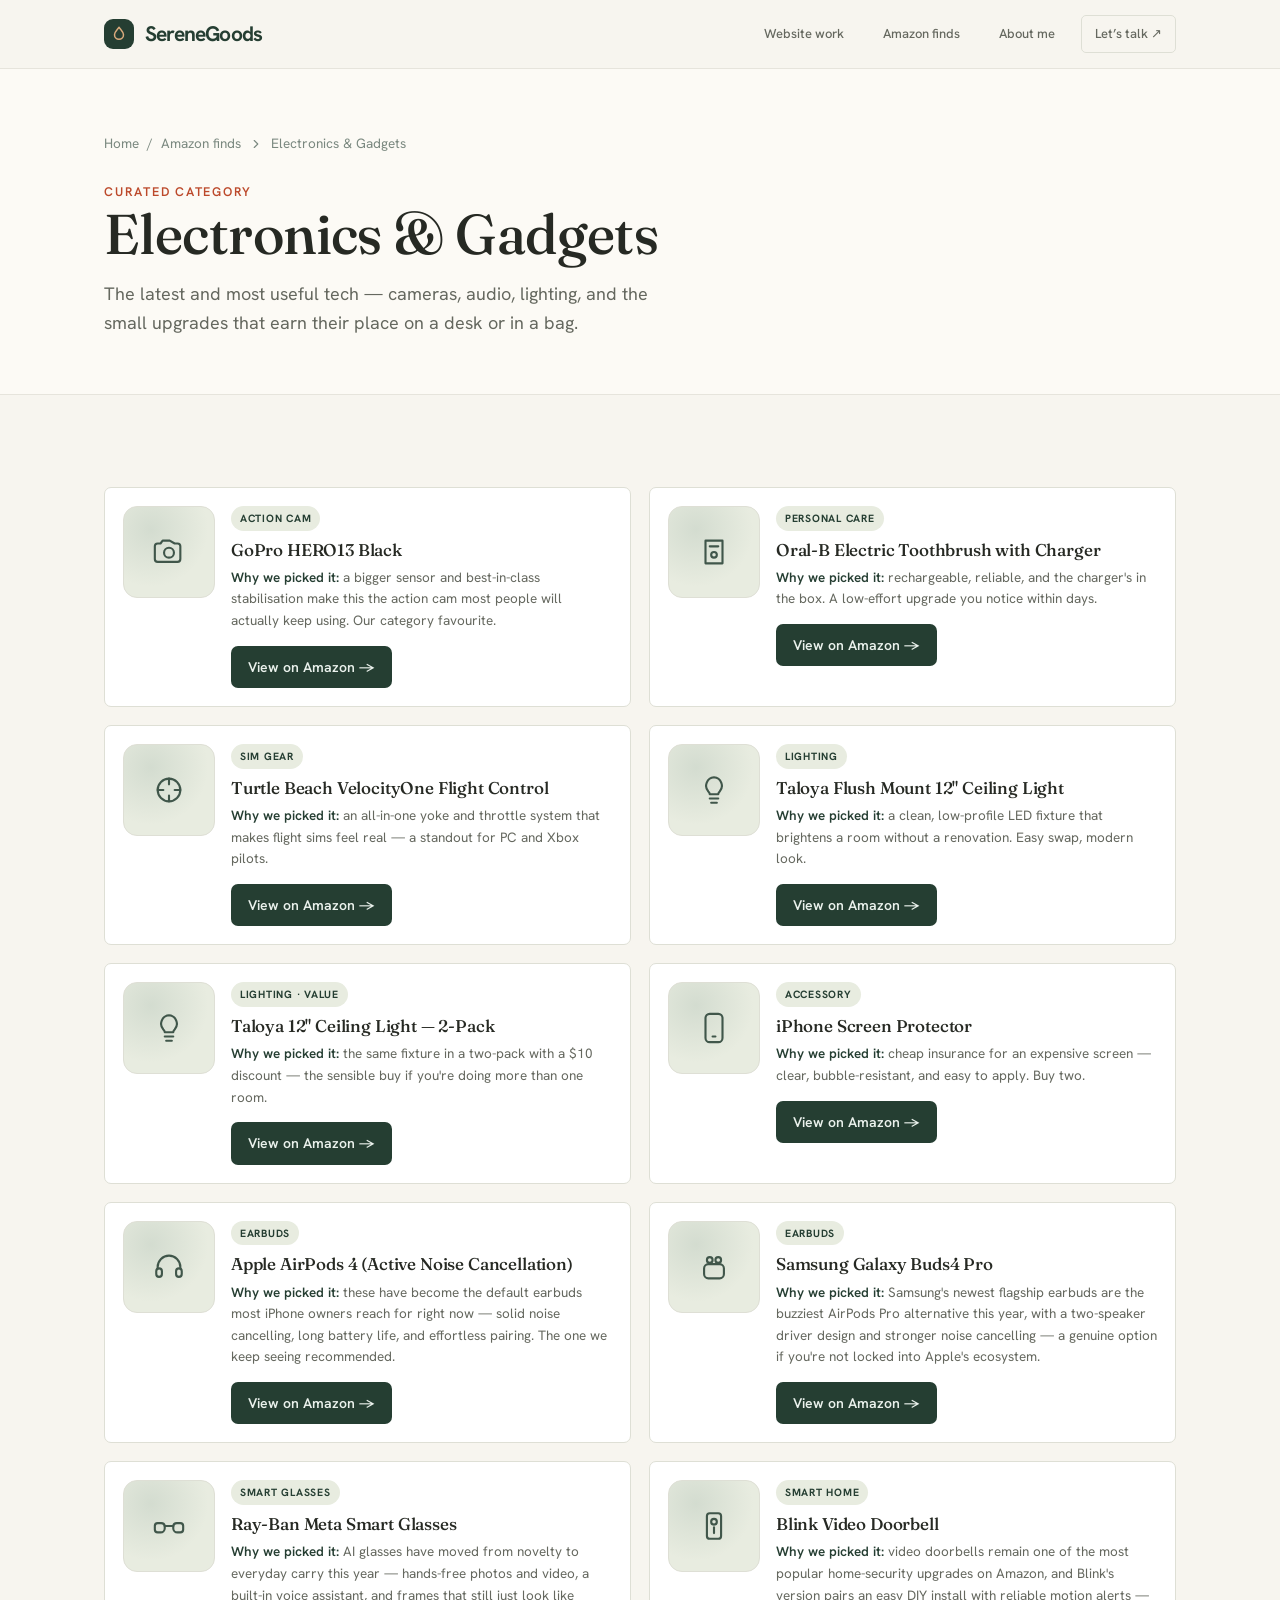
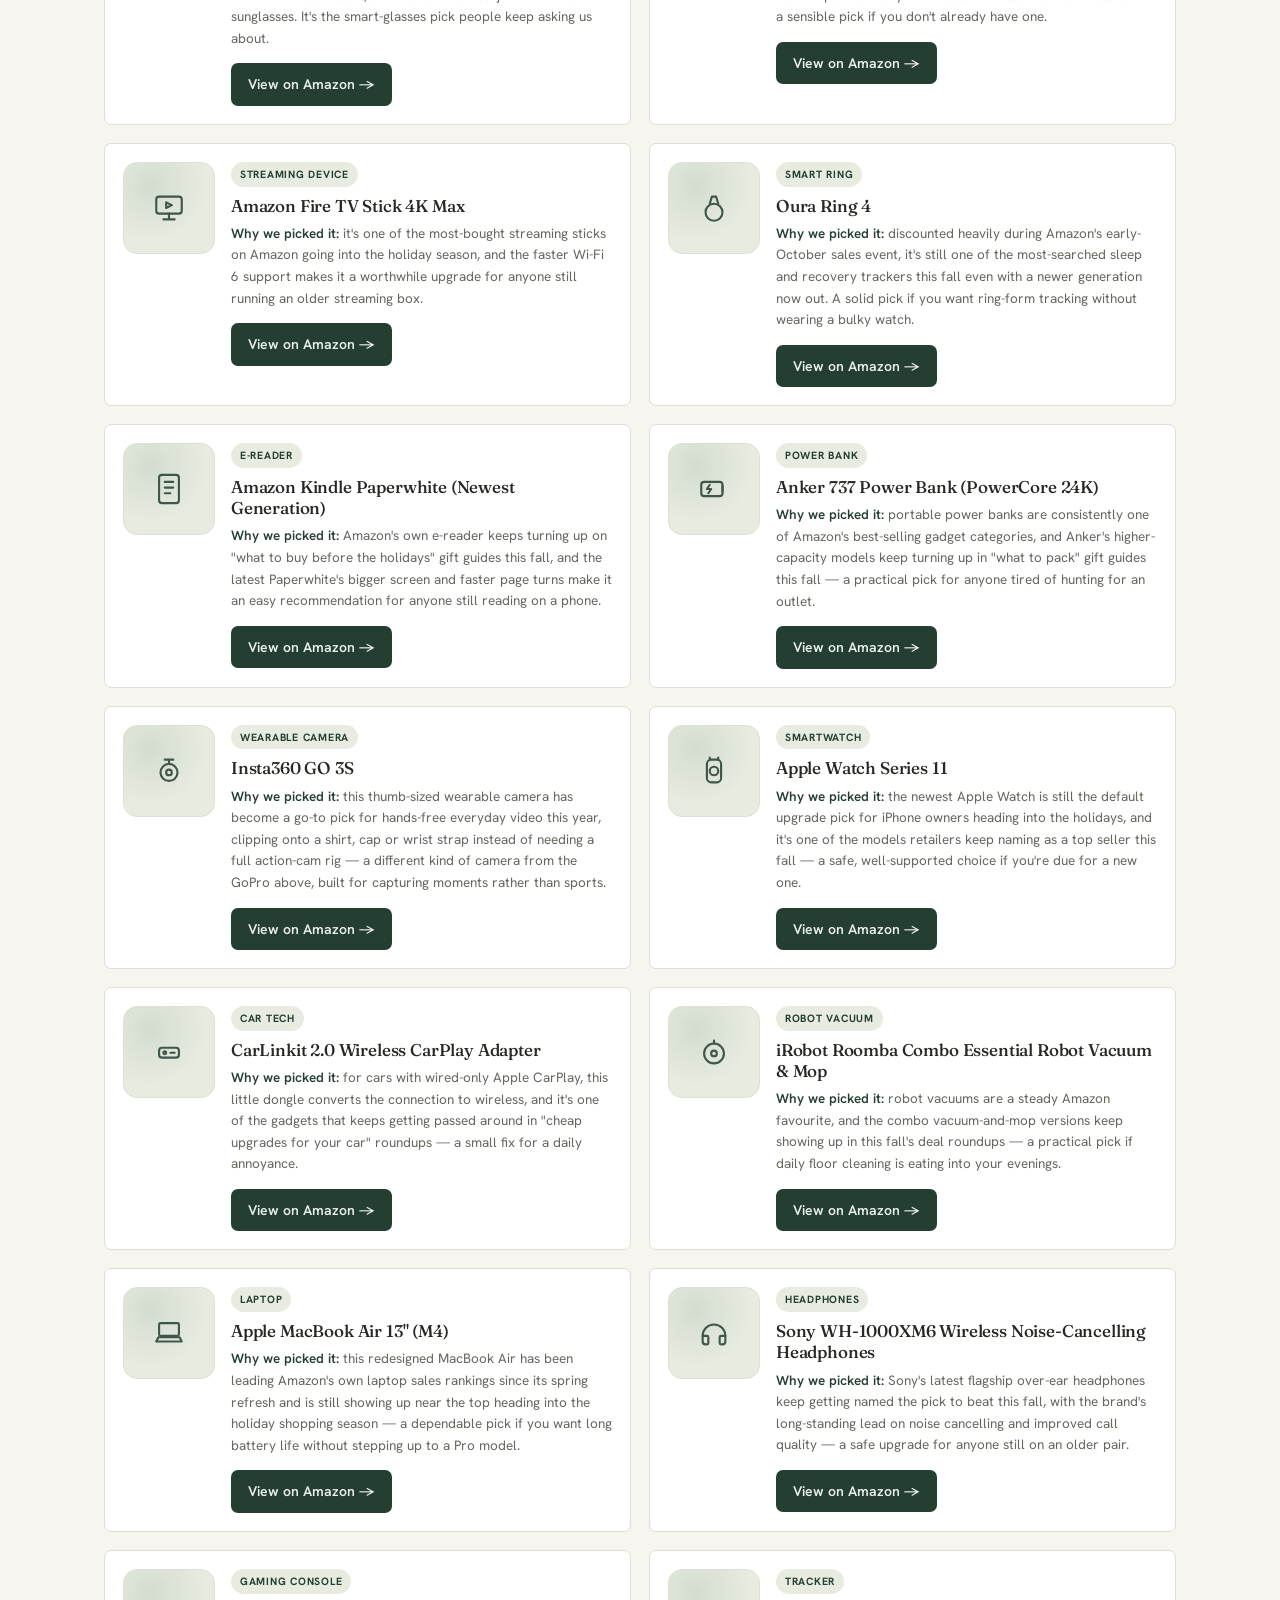
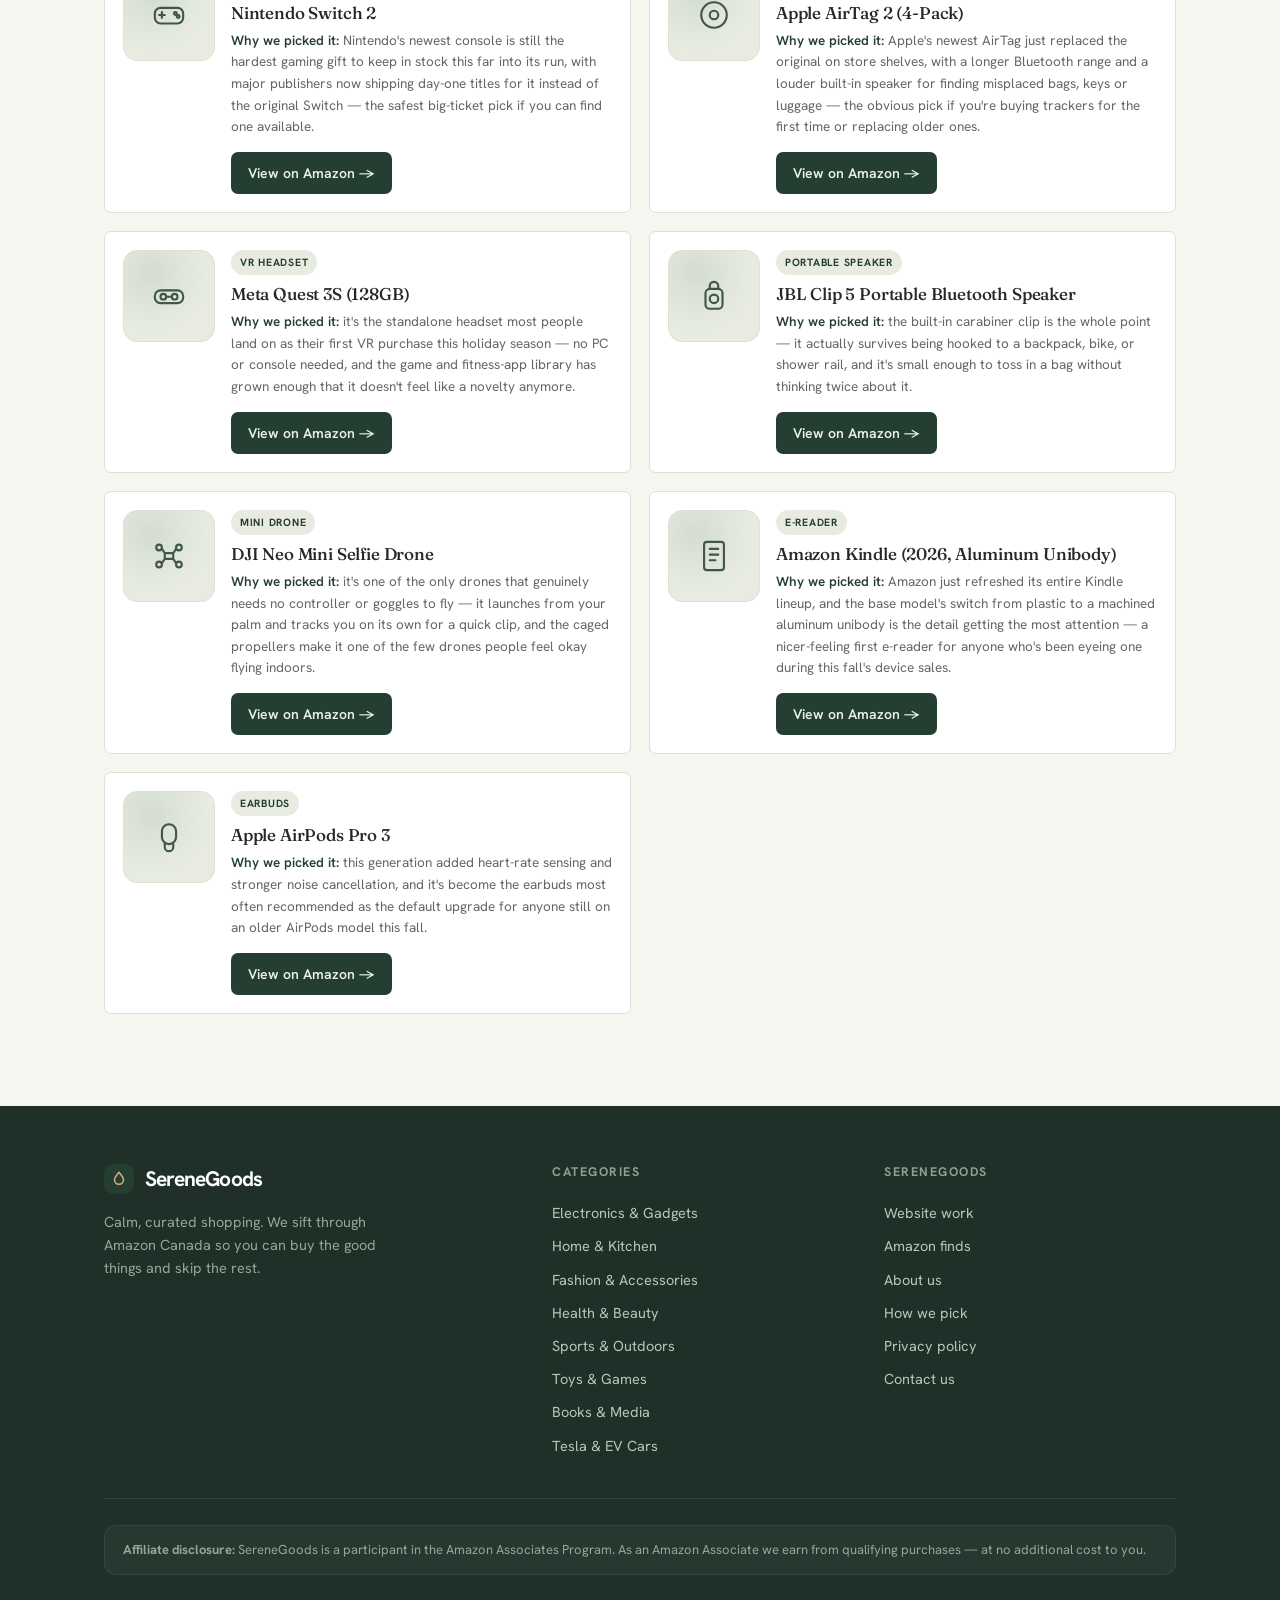
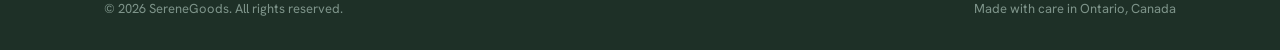
<file: electronics.html>
<!DOCTYPE html>
<html lang="en">
<head>
<meta charset="UTF-8">
<meta name="viewport" content="width=device-width, initial-scale=1.0">
<title>Electronics &amp; Gadgets &mdash; SereneGoods</title>
<meta name="description" content="Curated electronics and gadgets from Amazon Canada — cameras, audio, lighting and everyday tech worth buying, hand-picked by SereneGoods.">
<link rel="preconnect" href="https://fonts.googleapis.com">
<link rel="preconnect" href="https://fonts.gstatic.com" crossorigin>
<link href="https://fonts.googleapis.com/css2?family=Fraunces:ital,opsz,wght@0,9..144,400;0,9..144,500;1,9..144,400;1,9..144,500&family=Hanken+Grotesk:wght@400;500;600;700&display=swap" rel="stylesheet">
<style>
/* =========================================================
   SereneGoods — shared stylesheet
   Calm, editorial curation aesthetic.
   Palette: cool paper · pine · sage · honey accent
   Type: Fraunces (display) + Hanken Grotesk (body/utility)
   ========================================================= */

:root {
  --paper:      #F4F6F3;
  --paper-2:    #FBFCFA;
  --card:       #FFFFFF;
  --ink:        #16241F;
  --ink-soft:   #4C5C54;
  --ink-faint:  #7A887F;
  --pine:       #1E3D35;
  --pine-deep:  #142C26;
  --sage:       #8AA396;
  --sage-soft:  #E5ECE6;
  --honey:      #D9924B;
  --honey-deep: #BE7833;
  --line:       #DCE3DC;
  --line-soft:  #E8EDE8;

  --maxw: 1120px;
  --radius: 18px;
  --radius-sm: 12px;
  --shadow-sm: 0 1px 2px rgba(20,44,38,.04), 0 4px 14px rgba(20,44,38,.05);
  --shadow-md: 0 6px 28px rgba(20,44,38,.10);
  --ease: cubic-bezier(.22,.61,.36,1);

  --font-display: "Fraunces", Georgia, serif;
  --font-body: "Hanken Grotesk", system-ui, -apple-system, sans-serif;
}

/* ---------- reset ---------- */
*, *::before, *::after { box-sizing: border-box; }
* { margin: 0; }
html { -webkit-text-size-adjust: 100%; scroll-behavior: smooth; }
body {
  font-family: var(--font-body);
  background: var(--paper);
  color: var(--ink);
  line-height: 1.6;
  font-size: 17px;
  -webkit-font-smoothing: antialiased;
  text-rendering: optimizeLegibility;
}
img { max-width: 100%; display: block; }
a { color: inherit; text-decoration: none; }
button { font-family: inherit; }

/* ---------- layout helpers ---------- */
.wrap { max-width: var(--maxw); margin: 0 auto; padding: 0 24px; }
.eyebrow {
  font-size: 12.5px; font-weight: 600; letter-spacing: .14em;
  text-transform: uppercase; color: var(--honey-deep);
}
.section { padding: 92px 0; }
.section--tight { padding: 64px 0; }

h1, h2, h3 { font-family: var(--font-display); font-weight: 500; line-height: 1.08; letter-spacing: -.01em; }
.lede { color: var(--ink-soft); font-size: 19px; max-width: 56ch; }

/* ---------- buttons ---------- */
.btn {
  display: inline-flex; align-items: center; gap: 9px;
  font-weight: 600; font-size: 15.5px;
  padding: 13px 22px; border-radius: 999px;
  border: 1px solid transparent; cursor: pointer;
  transition: transform .25s var(--ease), background .25s var(--ease), box-shadow .25s var(--ease), color .2s;
}
.btn svg { width: 17px; height: 17px; }
.btn--primary { background: var(--honey); color: #2a1a08; }
.btn--primary:hover { background: var(--honey-deep); color: #fff; transform: translateY(-2px); box-shadow: 0 8px 20px rgba(190,120,51,.28); }
.btn--ghost { background: transparent; color: var(--pine); border-color: var(--line); }
.btn--ghost:hover { background: var(--sage-soft); border-color: var(--sage); transform: translateY(-2px); }
.btn--pine { background: var(--pine); color: #EAF1EC; }
.btn--pine:hover { background: var(--pine-deep); transform: translateY(-2px); box-shadow: var(--shadow-md); }

/* ---------- header ---------- */
.site-header {
  position: sticky; top: 0; z-index: 50;
  background: rgba(244,246,243,.82);
  backdrop-filter: saturate(140%) blur(10px);
  border-bottom: 1px solid var(--line-soft);
}
.nav { display: flex; align-items: center; justify-content: space-between; height: 68px; }
.brand { display: inline-flex; align-items: center; gap: 11px; font-family: var(--font-display); font-size: 21px; font-weight: 500; color: var(--pine); letter-spacing: -.01em; }
.brand .mark {
  width: 30px; height: 30px; border-radius: 9px;
  background: var(--pine); display: grid; place-items: center; flex: none;
}
.brand .mark svg { width: 18px; height: 18px; color: var(--honey); }
.nav-links { display: flex; align-items: center; gap: 4px; }
.nav-links a {
  font-size: 14.5px; font-weight: 500; color: var(--ink-soft);
  padding: 8px 13px; border-radius: 999px; transition: background .2s, color .2s;
}
.nav-links a:hover, .nav-links a[aria-current="page"] { background: var(--sage-soft); color: var(--pine); }
.nav-toggle { display: none; background: none; border: 1px solid var(--line); border-radius: 10px; padding: 8px; cursor: pointer; }
.nav-toggle svg { width: 20px; height: 20px; color: var(--pine); }

/* ---------- hero ---------- */
.hero { padding: 76px 0 40px; }
.hero-grid { display: grid; grid-template-columns: 1.15fr .85fr; gap: 56px; align-items: center; }
.hero h1 { font-size: clamp(40px, 6vw, 66px); margin: 18px 0 22px; }
.hero h1 em { font-style: italic; color: var(--honey-deep); }
.hero .lede { margin-bottom: 30px; }
.hero-actions { display: flex; gap: 14px; flex-wrap: wrap; }
.hero-meta { margin-top: 34px; display: flex; gap: 30px; }
.hero-meta .stat { display: flex; flex-direction: column; }
.hero-meta .num { font-family: var(--font-display); font-size: 27px; color: var(--pine); line-height: 1; }
.hero-meta .lbl { font-size: 13px; color: var(--ink-faint); margin-top: 5px; }

/* editor's pick — signature card */
.pick {
  background: var(--pine); color: #EAF1EC; border-radius: var(--radius);
  padding: 26px; position: relative; overflow: hidden; box-shadow: var(--shadow-md);
}
.pick::after {
  content: ""; position: absolute; right: -60px; top: -60px;
  width: 200px; height: 200px; border-radius: 50%;
  background: radial-gradient(circle at center, rgba(217,146,75,.34), transparent 68%);
}
.pick .tag { display: inline-flex; align-items: center; gap: 7px; font-size: 12px; font-weight: 600; letter-spacing: .12em; text-transform: uppercase; color: var(--honey); }
.pick .tag svg { width: 14px; height: 14px; }
.pick-art {
  margin: 18px 0; height: 168px; border-radius: var(--radius-sm);
  background:
    linear-gradient(135deg, rgba(255,255,255,.08), rgba(255,255,255,0)),
    repeating-linear-gradient(45deg, rgba(255,255,255,.04) 0 10px, transparent 10px 20px),
    var(--pine-deep);
  display: grid; place-items: center; border: 1px solid rgba(255,255,255,.08);
}
.pick-art svg { width: 58px; height: 58px; color: var(--sage); opacity: .9; }
.pick h3 { font-size: 22px; color: #fff; margin-bottom: 7px; }
.pick p { color: #BFD0C6; font-size: 14.5px; margin-bottom: 18px; }

/* ---------- category grid ---------- */
.section-head { max-width: 60ch; margin-bottom: 40px; }
.section-head h2 { font-size: clamp(28px, 3.4vw, 40px); margin: 12px 0 14px; }
.cat-grid { display: grid; grid-template-columns: repeat(4, 1fr); gap: 16px; }
.cat-card {
  background: var(--card); border: 1px solid var(--line); border-radius: var(--radius);
  padding: 24px 22px 22px; transition: transform .3s var(--ease), box-shadow .3s var(--ease), border-color .3s;
  position: relative; min-height: 168px; display: flex; flex-direction: column;
}
.cat-card:hover { transform: translateY(-4px); box-shadow: var(--shadow-md); border-color: var(--sage); }
.cat-ic {
  width: 50px; height: 50px; border-radius: 13px; background: var(--sage-soft);
  display: grid; place-items: center; margin-bottom: 16px; transition: background .3s;
}
.cat-ic svg { width: 26px; height: 26px; color: var(--pine); stroke-width: 1.6; }
.cat-card:hover .cat-ic { background: var(--pine); }
.cat-card:hover .cat-ic svg { color: var(--honey); }
.cat-card h3 { font-size: 18.5px; margin-bottom: 5px; font-weight: 500; }
.cat-card p { font-size: 13.5px; color: var(--ink-faint); margin-top: auto; }
.cat-card .arrow { position: absolute; top: 24px; right: 22px; color: var(--line); transition: color .3s, transform .3s; }
.cat-card:hover .arrow { color: var(--honey); transform: translate(3px,-3px); }
.cat-card .arrow svg { width: 18px; height: 18px; }

/* ---------- how we pick ---------- */
.pick-band { background: var(--paper-2); border-top: 1px solid var(--line-soft); border-bottom: 1px solid var(--line-soft); }
.pillars { display: grid; grid-template-columns: repeat(3, 1fr); gap: 30px; }
.pillar { padding-top: 22px; border-top: 2px solid var(--pine); }
.pillar .n { font-family: var(--font-display); font-size: 15px; color: var(--honey-deep); }
.pillar h3 { font-size: 21px; margin: 12px 0 9px; font-weight: 500; }
.pillar p { font-size: 15px; color: var(--ink-soft); }

/* ---------- featured products strip ---------- */
.feat-grid { display: grid; grid-template-columns: repeat(2, 1fr); gap: 18px; }

/* ---------- product card (compact, image-optional) ---------- */
.prod-grid { display: grid; grid-template-columns: repeat(2, 1fr); gap: 18px; }
.prod {
  background: var(--card); border: 1px solid var(--line); border-radius: var(--radius);
  padding: 18px; display: flex; gap: 16px; align-items: flex-start;
  transition: transform .3s var(--ease), box-shadow .3s var(--ease), border-color .3s;
}
.prod:hover { transform: translateY(-3px); box-shadow: var(--shadow-md); border-color: var(--sage); }
/* small thumbnail tile — shows an icon by default, or a product photo if you add one */
.prod-thumb {
  width: 92px; height: 92px; flex: none; border-radius: 14px; overflow: hidden;
  border: 1px solid var(--line);
  background: radial-gradient(circle at 30% 25%, rgba(138,163,150,.22), transparent 62%), var(--sage-soft);
  display: grid; place-items: center;
}
.prod-thumb img { width: 100%; height: 100%; object-fit: cover; }
.prod-thumb svg { width: 34px; height: 34px; color: var(--pine); opacity: .85; stroke-width: 1.5; }
.prod-body { display: flex; flex-direction: column; min-width: 0; }
.prod-tag {
  align-self: flex-start; background: var(--sage-soft);
  font-size: 10.5px; font-weight: 700; letter-spacing: .07em; text-transform: uppercase;
  color: var(--pine); padding: 4px 9px; border-radius: 999px; margin-bottom: 8px;
}
.prod-body h3 { font-size: 17px; font-weight: 500; line-height: 1.25; margin-bottom: 7px; }
.prod-why { font-size: 13.5px; color: var(--ink-soft); margin-bottom: 14px; }
.prod-why b { color: var(--pine); font-weight: 600; }
.prod-foot { margin-top: auto; }
.btn--sm { padding: 9px 16px; font-size: 14px; }

/* ---------- newsletter / contact ---------- */
.cta-band { background: var(--pine); color: #EAF1EC; border-radius: 26px; padding: 56px 48px; text-align: center; position: relative; overflow: hidden; }
.cta-band::before { content:""; position:absolute; inset:0; background: radial-gradient(circle at 80% -10%, rgba(217,146,75,.25), transparent 55%); }
.cta-band > * { position: relative; }
.cta-band h2 { font-size: clamp(28px, 4vw, 42px); color: #fff; margin-bottom: 14px; }
.cta-band p { color: #C3D2C9; max-width: 50ch; margin: 0 auto 28px; }
.cta-form { display: flex; gap: 10px; max-width: 440px; margin: 0 auto; }
.cta-form input {
  flex: 1; padding: 13px 18px; border-radius: 999px; border: 1px solid rgba(255,255,255,.2);
  background: rgba(255,255,255,.08); color: #fff; font-size: 15px; font-family: inherit;
}
.cta-form input::placeholder { color: #9FB3A7; }
.cta-form input:focus { outline: 2px solid var(--honey); outline-offset: 1px; }

/* ---------- footer ---------- */
.site-footer { background: var(--pine-deep); color: #B7C7BD; padding: 56px 0 30px; }
.foot-grid { display: grid; grid-template-columns: 1.4fr 1fr 1fr; gap: 40px; padding-bottom: 36px; border-bottom: 1px solid rgba(255,255,255,.1); }
.site-footer .brand { color: #fff; margin-bottom: 14px; }
.foot-about { font-size: 14.5px; color: #93A89C; max-width: 38ch; }
.foot-col h4 { font-family: var(--font-body); font-size: 12.5px; letter-spacing: .12em; text-transform: uppercase; color: var(--sage); margin-bottom: 14px; font-weight: 700; }
.foot-col a { display: block; font-size: 14.5px; padding: 5px 0; color: #B7C7BD; transition: color .2s; }
.foot-col a:hover { color: var(--honey); }
.foot-bottom { display: flex; justify-content: space-between; gap: 18px; flex-wrap: wrap; padding-top: 24px; font-size: 13px; color: #7E948A; }
.disclosure { background: rgba(255,255,255,.04); border: 1px solid rgba(255,255,255,.08); border-radius: 12px; padding: 14px 18px; font-size: 13px; color: #93A89C; margin-top: 26px; }

/* ---------- category page header band ---------- */
.page-band { background: var(--paper-2); border-bottom: 1px solid var(--line-soft); padding: 64px 0 56px; }
.page-band .eyebrow { margin-bottom: 14px; }
.page-band h1 { font-size: clamp(36px, 5vw, 56px); margin-bottom: 16px; }
.page-band .lede { font-size: 18px; }
.crumbs { display: flex; gap: 8px; align-items: center; font-size: 13.5px; color: var(--ink-faint); margin-bottom: 22px; }
.crumbs a:hover { color: var(--pine); }
.crumbs svg { width: 14px; height: 14px; }

/* ---------- motion / a11y ---------- */
.reveal { opacity: 0; transform: translateY(18px); }
.reveal.in { opacity: 1; transform: none; transition: opacity .7s var(--ease), transform .7s var(--ease); }
:focus-visible { outline: 2px solid var(--honey-deep); outline-offset: 2px; border-radius: 4px; }
@media (prefers-reduced-motion: reduce) {
  * { scroll-behavior: auto !important; }
  .reveal { opacity: 1; transform: none; transition: none; }
  .btn:hover, .cat-card:hover, .prod:hover { transform: none; }
}

/* ---------- responsive ---------- */
@media (max-width: 940px) {
  .hero-grid { grid-template-columns: 1fr; gap: 36px; }
  .cat-grid { grid-template-columns: repeat(2, 1fr); }
  .feat-grid, .prod-grid { grid-template-columns: repeat(2, 1fr); }
  .pillars { grid-template-columns: 1fr; gap: 22px; }
  .foot-grid { grid-template-columns: 1fr 1fr; }
  .nav-links { display: none; }
  .nav-links.open {
    display: flex; flex-direction: column; align-items: stretch;
    position: absolute; top: 68px; left: 0; right: 0; background: var(--paper-2);
    border-bottom: 1px solid var(--line); padding: 12px 24px 18px; gap: 2px;
  }
  .nav-toggle { display: inline-flex; }
}
@media (max-width: 560px) {
  body { font-size: 16px; }
  .section { padding: 64px 0; }
  .cat-grid, .feat-grid, .prod-grid { grid-template-columns: 1fr; }
  .foot-grid { grid-template-columns: 1fr; }
  .cta-form { flex-direction: column; }
  .cta-band { padding: 40px 24px; }
  .hero-meta { gap: 22px; }
}

/* ---------- empty / coming-soon state ---------- */
.empty { text-align: center; max-width: 600px; margin: 0 auto; padding: 40px 24px 20px; }
.empty-ic { width: 88px; height: 88px; border-radius: 24px; background: var(--sage-soft); display: grid; place-items: center; margin: 0 auto 28px; }
.empty-ic svg { width: 42px; height: 42px; color: var(--pine); stroke-width: 1.5; }
.empty h2 { font-size: clamp(26px, 4vw, 34px); margin-bottom: 14px; }
.empty p { color: var(--ink-soft); font-size: 17px; margin-bottom: 30px; }
.empty-actions { display: flex; gap: 12px; justify-content: center; flex-wrap: wrap; }

/* ---------- content / prose pages (about, privacy) ---------- */
.prose { max-width: 760px; }
.prose h2 { font-family: var(--font-display); font-weight: 500; font-size: 25px; margin: 40px 0 14px; }
.prose h2:first-child { margin-top: 0; }
.prose h3 { font-size: 18px; font-weight: 600; margin: 26px 0 8px; color: var(--pine); }
.prose p { margin-bottom: 16px; color: var(--ink-soft); line-height: 1.75; }
.prose ul { margin: 0 0 18px; padding-left: 22px; }
.prose li { margin-bottom: 9px; color: var(--ink-soft); line-height: 1.65; }
.prose a { color: var(--pine); text-decoration: underline; text-underline-offset: 2px; }
.prose a:hover { color: var(--honey-deep); }
.prose strong { color: var(--ink); font-weight: 600; }
.prose .muted { font-size: 14px; color: var(--ink-faint); }
.callout { background: var(--sage-soft); border-left: 3px solid var(--pine); border-radius: 12px; padding: 18px 22px; margin: 22px 0; }
.callout p { margin: 0; color: var(--ink); font-size: 15px; }

</style>
<link rel="stylesheet" href="affiliate-shell.css">
</head>
<body>

<header class="site-header">
  <div class="wrap nav">
    <a class="brand" href="index.html" aria-label="SereneGoods home">
      <span class="mark" aria-hidden="true"><svg viewBox="0 0 24 24" fill="none" stroke="currentColor" stroke-width="2" stroke-linecap="round" stroke-linejoin="round"><path d="M12 3c-3 4-6 6-6 10a6 6 0 0 0 12 0c0-4-3-6-6-10Z"/></svg></span>
      SereneGoods
    </a>
    <nav class="nav-links" id="navlinks" aria-label="Main navigation">
      <a href="index.html#work">Website work</a>
      <a href="finds.html">Amazon finds</a>
      <a href="index.html#about">About me</a>
      <a href="index.html#contact">Let’s talk ↗</a>
    </nav>
    <button class="nav-toggle" id="navtoggle" aria-controls="navlinks" aria-label="Toggle menu" aria-expanded="false"><svg viewBox="0 0 24 24" fill="none" stroke="currentColor" stroke-width="2" stroke-linecap="round"><path d="M4 7h16M4 12h16M4 17h16"/></svg></button>
  </div>
</header>

<section class="page-band">
  <div class="wrap">
    <nav class="crumbs" aria-label="Breadcrumb">
      <a href="index.html">Home</a><span aria-hidden="true"> / </span><a href="finds.html">Amazon finds</a><svg viewBox="0 0 24 24" fill="none" stroke="currentColor" stroke-width="2" stroke-linecap="round" stroke-linejoin="round"><path d="m9 18 6-6-6-6"/></svg><span>Electronics &amp; Gadgets</span>
    </nav>
    <span class="eyebrow">Curated category</span>
    <h1>Electronics &amp; Gadgets</h1>
    <p class="lede">The latest and most useful tech — cameras, audio, lighting, and the small upgrades that earn their place on a desk or in a bag.</p>
  </div>
</section>

<section class="section">
  <div class="wrap">
    <div class="prod-grid">
      <article class="prod reveal">
        <div class="prod-thumb"><svg viewBox="0 0 24 24" fill="none" stroke="currentColor" stroke-width="1.4" stroke-linecap="round" stroke-linejoin="round"><path d="M2 8a2 2 0 0 1 2-2h2l1.5-2h5L16 6h2a2 2 0 0 1 2 2v9a2 2 0 0 1-2 2H4a2 2 0 0 1-2-2V8Z"/><circle cx="12" cy="12.5" r="3.5"/></svg></div>
        <div class="prod-body">
          <span class="prod-tag">Action cam</span>
          <h3>GoPro HERO13 Black</h3>
          <p class="prod-why"><b>Why we picked it:</b> a bigger sensor and best-in-class stabilisation make this the action cam most people will actually keep using. Our category favourite.</p>
          <div class="prod-foot"><a class="btn btn--pine btn--sm" href="https://amzn.to/3QoQfP1" target="_blank" rel="sponsored nofollow noopener">View on Amazon &rarr;</a></div>
        </div>
      </article>
      <article class="prod reveal">
        <div class="prod-thumb"><svg viewBox="0 0 24 24" fill="none" stroke="currentColor" stroke-width="1.4" stroke-linecap="round" stroke-linejoin="round"><path d="M6 4h12v16H6zM9 8h6"/><circle cx="12" cy="14" r="2"/></svg></div>
        <div class="prod-body">
          <span class="prod-tag">Personal care</span>
          <h3>Oral-B Electric Toothbrush with Charger</h3>
          <p class="prod-why"><b>Why we picked it:</b> rechargeable, reliable, and the charger's in the box. A low-effort upgrade you notice within days.</p>
          <div class="prod-foot"><a class="btn btn--pine btn--sm" href="https://www.amazon.ca/Oral-B-Electric-Toothbrush-Charger-Rechargeable/dp/B0BP69FS5K/" target="_blank" rel="sponsored nofollow noopener">View on Amazon &rarr;</a></div>
        </div>
      </article>
      <article class="prod reveal">
        <div class="prod-thumb"><svg viewBox="0 0 24 24" fill="none" stroke="currentColor" stroke-width="1.4" stroke-linecap="round" stroke-linejoin="round"><circle cx="12" cy="12" r="8"/><path d="M12 4v4M12 16v4M4 12h4M16 12h4"/></svg></div>
        <div class="prod-body">
          <span class="prod-tag">Sim gear</span>
          <h3>Turtle Beach VelocityOne Flight Control</h3>
          <p class="prod-why"><b>Why we picked it:</b> an all-in-one yoke and throttle system that makes flight sims feel real — a standout for PC and Xbox pilots.</p>
          <div class="prod-foot"><a class="btn btn--pine btn--sm" href="https://amzn.to/4h5yMDT" target="_blank" rel="sponsored nofollow noopener">View on Amazon &rarr;</a></div>
        </div>
      </article>
      <article class="prod reveal">
        <div class="prod-thumb"><svg viewBox="0 0 24 24" fill="none" stroke="currentColor" stroke-width="1.4" stroke-linecap="round" stroke-linejoin="round"><path d="M9 18h6M10 21h4M12 3a6 6 0 0 0-4 10c.7.7 1 1.4 1 2h6c0-.6.3-1.3 1-2A6 6 0 0 0 12 3Z"/></svg></div>
        <div class="prod-body">
          <span class="prod-tag">Lighting</span>
          <h3>Taloya Flush Mount 12" Ceiling Light</h3>
          <p class="prod-why"><b>Why we picked it:</b> a clean, low-profile LED fixture that brightens a room without a renovation. Easy swap, modern look.</p>
          <div class="prod-foot"><a class="btn btn--pine btn--sm" href="https://amzn.to/4hhiOGQ" target="_blank" rel="sponsored nofollow noopener">View on Amazon &rarr;</a></div>
        </div>
      </article>
      <article class="prod reveal">
        <div class="prod-thumb"><svg viewBox="0 0 24 24" fill="none" stroke="currentColor" stroke-width="1.4" stroke-linecap="round" stroke-linejoin="round"><path d="M9 18h6M10 21h4M12 3a6 6 0 0 0-4 10c.7.7 1 1.4 1 2h6c0-.6.3-1.3 1-2A6 6 0 0 0 12 3Z"/></svg></div>
        <div class="prod-body">
          <span class="prod-tag">Lighting &middot; value</span>
          <h3>Taloya 12" Ceiling Light — 2-Pack</h3>
          <p class="prod-why"><b>Why we picked it:</b> the same fixture in a two-pack with a $10 discount — the sensible buy if you're doing more than one room.</p>
          <div class="prod-foot"><a class="btn btn--pine btn--sm" href="https://amzn.to/3YlvHHc" target="_blank" rel="sponsored nofollow noopener">View on Amazon &rarr;</a></div>
        </div>
      </article>
      <article class="prod reveal">
        <div class="prod-thumb"><svg viewBox="0 0 24 24" fill="none" stroke="currentColor" stroke-width="1.4" stroke-linecap="round" stroke-linejoin="round"><rect x="6" y="2" width="12" height="20" rx="3"/><path d="M11 18h2"/></svg></div>
        <div class="prod-body">
          <span class="prod-tag">Accessory</span>
          <h3>iPhone Screen Protector</h3>
          <p class="prod-why"><b>Why we picked it:</b> cheap insurance for an expensive screen — clear, bubble-resistant, and easy to apply. Buy two.</p>
          <div class="prod-foot"><a class="btn btn--pine btn--sm" href="https://amzn.to/3ZrgeXX" target="_blank" rel="sponsored nofollow noopener">View on Amazon &rarr;</a></div>
        </div>
      </article>
      <article class="prod reveal" data-trend-date="2026-10-04">
        <div class="prod-thumb"><svg viewBox="0 0 24 24" fill="none" stroke="currentColor" stroke-width="1.4" stroke-linecap="round" stroke-linejoin="round"><path d="M4 13v-1a8 8 0 0 1 16 0v1"/><rect x="3" y="13" width="4" height="6" rx="2"/><rect x="17" y="13" width="4" height="6" rx="2"/></svg></div>
        <div class="prod-body">
          <span class="prod-tag">Earbuds</span>
          <h3>Apple AirPods 4 (Active Noise Cancellation)</h3>
          <p class="prod-why"><b>Why we picked it:</b> these have become the default earbuds most iPhone owners reach for right now — solid noise cancelling, long battery life, and effortless pairing. The one we keep seeing recommended.</p>
          <div class="prod-foot"><a class="btn btn--pine btn--sm" href="https://www.amazon.ca/s?k=Apple+AirPods+4+Active+Noise+Cancellation&tag=serenegoods-20" target="_blank" rel="sponsored nofollow noopener">View on Amazon &rarr;</a></div>
        </div>
      </article>
      <article class="prod reveal" data-trend-date="2026-10-05">
        <div class="prod-thumb"><svg viewBox="0 0 24 24" fill="none" stroke="currentColor" stroke-width="1.4" stroke-linecap="round" stroke-linejoin="round"><rect x="5" y="10" width="14" height="10" rx="3"/><circle cx="9" cy="7" r="2"/><circle cx="15" cy="7" r="2"/></svg></div>
        <div class="prod-body">
          <span class="prod-tag">Earbuds</span>
          <h3>Samsung Galaxy Buds4 Pro</h3>
          <p class="prod-why"><b>Why we picked it:</b> Samsung's newest flagship earbuds are the buzziest AirPods Pro alternative this year, with a two-speaker driver design and stronger noise cancelling — a genuine option if you're not locked into Apple's ecosystem.</p>
          <div class="prod-foot"><a class="btn btn--pine btn--sm" href="https://www.amazon.ca/s?k=Samsung+Galaxy+Buds4+Pro&tag=serenegoods-20" target="_blank" rel="sponsored nofollow noopener">View on Amazon &rarr;</a></div>
        </div>
      </article>
      <article class="prod reveal" data-trend-date="2026-10-06">
        <div class="prod-thumb"><svg viewBox="0 0 24 24" fill="none" stroke="currentColor" stroke-width="1.4" stroke-linecap="round" stroke-linejoin="round"><path d="M2 12c0-1 .5-2 2-2h2.5c1.5 0 2.5 1 2.5 2.5v1a3 3 0 0 1-3 3H4a2 2 0 0 1-2-2v-2.5Z"/><path d="M22 12c0-1-.5-2-2-2h-2.5c-1.5 0-2.5 1-2.5 2.5v1a3 3 0 0 0 3 3H20a2 2 0 0 0 2-2v-2.5Z"/><path d="M9 12h6"/></svg></div>
        <div class="prod-body">
          <span class="prod-tag">Smart glasses</span>
          <h3>Ray-Ban Meta Smart Glasses</h3>
          <p class="prod-why"><b>Why we picked it:</b> AI glasses have moved from novelty to everyday carry this year — hands-free photos and video, a built-in voice assistant, and frames that still just look like sunglasses. It's the smart-glasses pick people keep asking us about.</p>
          <div class="prod-foot"><a class="btn btn--pine btn--sm" href="https://www.amazon.ca/s?k=Ray-Ban+Meta+Smart+Glasses&tag=serenegoods-20" target="_blank" rel="sponsored nofollow noopener">View on Amazon &rarr;</a></div>
        </div>
      </article>
      <article class="prod reveal" data-trend-date="2026-10-07">
        <div class="prod-thumb"><svg viewBox="0 0 24 24" fill="none" stroke="currentColor" stroke-width="1.4" stroke-linecap="round" stroke-linejoin="round"><rect x="7" y="3" width="10" height="18" rx="2"/><circle cx="12" cy="9" r="2"/><path d="M12 13v4"/></svg></div>
        <div class="prod-body">
          <span class="prod-tag">Smart home</span>
          <h3>Blink Video Doorbell</h3>
          <p class="prod-why"><b>Why we picked it:</b> video doorbells remain one of the most popular home-security upgrades on Amazon, and Blink's version pairs an easy DIY install with reliable motion alerts — a sensible pick if you don't already have one.</p>
          <div class="prod-foot"><a class="btn btn--pine btn--sm" href="https://www.amazon.ca/s?k=Blink+Video+Doorbell&tag=serenegoods-20" target="_blank" rel="sponsored nofollow noopener">View on Amazon &rarr;</a></div>
        </div>
      </article>
      <article class="prod reveal" data-trend-date="2026-10-08">
        <div class="prod-thumb"><svg viewBox="0 0 24 24" fill="none" stroke="currentColor" stroke-width="1.4" stroke-linecap="round" stroke-linejoin="round"><rect x="3" y="4" width="18" height="12" rx="2"/><path d="M8 20h8M12 16v4"/><path d="M10 8l4 2-4 2V8Z"/></svg></div>
        <div class="prod-body">
          <span class="prod-tag">Streaming device</span>
          <h3>Amazon Fire TV Stick 4K Max</h3>
          <p class="prod-why"><b>Why we picked it:</b> it's one of the most-bought streaming sticks on Amazon going into the holiday season, and the faster Wi-Fi 6 support makes it a worthwhile upgrade for anyone still running an older streaming box.</p>
          <div class="prod-foot"><a class="btn btn--pine btn--sm" href="https://www.amazon.ca/s?k=Amazon+Fire+TV+Stick+4K+Max&tag=serenegoods-20" target="_blank" rel="sponsored nofollow noopener">View on Amazon &rarr;</a></div>
        </div>
      </article>
      <article class="prod reveal" data-trend-date="2026-10-09">
        <div class="prod-thumb"><svg viewBox="0 0 24 24" fill="none" stroke="currentColor" stroke-width="1.4" stroke-linecap="round" stroke-linejoin="round"><circle cx="12" cy="15" r="6"/><path d="M9 9l1.5-5h3L15 9"/></svg></div>
        <div class="prod-body">
          <span class="prod-tag">Smart ring</span>
          <h3>Oura Ring 4</h3>
          <p class="prod-why"><b>Why we picked it:</b> discounted heavily during Amazon's early-October sales event, it's still one of the most-searched sleep and recovery trackers this fall even with a newer generation now out. A solid pick if you want ring-form tracking without wearing a bulky watch.</p>
          <div class="prod-foot"><a class="btn btn--pine btn--sm" href="https://www.amazon.ca/s?k=Oura+Ring+4&tag=serenegoods-20" target="_blank" rel="sponsored nofollow noopener">View on Amazon &rarr;</a></div>
        </div>
      </article>
      <article class="prod reveal" data-trend-date="2026-10-10">
        <div class="prod-thumb"><svg viewBox="0 0 24 24" fill="none" stroke="currentColor" stroke-width="1.4" stroke-linecap="round" stroke-linejoin="round"><rect x="5" y="2" width="14" height="20" rx="2"/><path d="M9 7h6M9 11h6M9 15h4"/></svg></div>
        <div class="prod-body">
          <span class="prod-tag">E-reader</span>
          <h3>Amazon Kindle Paperwhite (Newest Generation)</h3>
          <p class="prod-why"><b>Why we picked it:</b> Amazon's own e-reader keeps turning up on "what to buy before the holidays" gift guides this fall, and the latest Paperwhite's bigger screen and faster page turns make it an easy recommendation for anyone still reading on a phone.</p>
          <div class="prod-foot"><a class="btn btn--pine btn--sm" href="https://www.amazon.ca/s?k=Amazon+Kindle+Paperwhite&tag=serenegoods-20" target="_blank" rel="sponsored nofollow noopener">View on Amazon &rarr;</a></div>
        </div>
      </article>
      <article class="prod reveal" data-trend-date="2026-10-11">
        <div class="prod-thumb"><svg viewBox="0 0 24 24" fill="none" stroke="currentColor" stroke-width="1.4" stroke-linecap="round" stroke-linejoin="round"><rect x="3" y="7" width="15" height="10" rx="2"/><path d="M18 10v4"/><path d="M9 9l-2 3h3l-2 3"/></svg></div>
        <div class="prod-body">
          <span class="prod-tag">Power bank</span>
          <h3>Anker 737 Power Bank (PowerCore 24K)</h3>
          <p class="prod-why"><b>Why we picked it:</b> portable power banks are consistently one of Amazon's best-selling gadget categories, and Anker's higher-capacity models keep turning up in "what to pack" gift guides this fall — a practical pick for anyone tired of hunting for an outlet.</p>
          <div class="prod-foot"><a class="btn btn--pine btn--sm" href="https://www.amazon.ca/s?k=Anker+737+Power+Bank+PowerCore+24K&tag=serenegoods-20" target="_blank" rel="sponsored nofollow noopener">View on Amazon &rarr;</a></div>
        </div>
      </article>
      <article class="prod reveal" data-trend-date="2026-10-12">
        <div class="prod-thumb"><svg viewBox="0 0 24 24" fill="none" stroke="currentColor" stroke-width="1.4" stroke-linecap="round" stroke-linejoin="round"><circle cx="12" cy="13" r="6"/><circle cx="12" cy="13" r="2"/><path d="M12 7V4M9 4h6"/></svg></div>
        <div class="prod-body">
          <span class="prod-tag">Wearable camera</span>
          <h3>Insta360 GO 3S</h3>
          <p class="prod-why"><b>Why we picked it:</b> this thumb-sized wearable camera has become a go-to pick for hands-free everyday video this year, clipping onto a shirt, cap or wrist strap instead of needing a full action-cam rig — a different kind of camera from the GoPro above, built for capturing moments rather than sports.</p>
          <div class="prod-foot"><a class="btn btn--pine btn--sm" href="https://www.amazon.ca/s?k=Insta360+GO+3S&tag=serenegoods-20" target="_blank" rel="sponsored nofollow noopener">View on Amazon &rarr;</a></div>
        </div>
      </article>
      <article class="prod reveal" data-trend-date="2026-10-13">
        <div class="prod-thumb"><svg viewBox="0 0 24 24" fill="none" stroke="currentColor" stroke-width="1.4" stroke-linecap="round" stroke-linejoin="round"><rect x="7" y="4" width="10" height="16" rx="3"/><path d="M9 4V2.5M15 4V2.5"/><circle cx="12" cy="12" r="3"/></svg></div>
        <div class="prod-body">
          <span class="prod-tag">Smartwatch</span>
          <h3>Apple Watch Series 11</h3>
          <p class="prod-why"><b>Why we picked it:</b> the newest Apple Watch is still the default upgrade pick for iPhone owners heading into the holidays, and it's one of the models retailers keep naming as a top seller this fall — a safe, well-supported choice if you're due for a new one.</p>
          <div class="prod-foot"><a class="btn btn--pine btn--sm" href="https://www.amazon.ca/s?k=Apple+Watch+Series+11&tag=serenegoods-20" target="_blank" rel="sponsored nofollow noopener">View on Amazon &rarr;</a></div>
        </div>
      </article>
      <article class="prod reveal" data-trend-date="2026-10-14">
        <div class="prod-thumb"><svg viewBox="0 0 24 24" fill="none" stroke="currentColor" stroke-width="1.4" stroke-linecap="round" stroke-linejoin="round"><rect x="5" y="9" width="14" height="7" rx="2"/><circle cx="9" cy="12.5" r="1"/><path d="M13 12.5h3"/></svg></div>
        <div class="prod-body">
          <span class="prod-tag">Car tech</span>
          <h3>CarLinkit 2.0 Wireless CarPlay Adapter</h3>
          <p class="prod-why"><b>Why we picked it:</b> for cars with wired-only Apple CarPlay, this little dongle converts the connection to wireless, and it's one of the gadgets that keeps getting passed around in "cheap upgrades for your car" roundups — a small fix for a daily annoyance.</p>
          <div class="prod-foot"><a class="btn btn--pine btn--sm" href="https://www.amazon.ca/s?k=CarLinkit+2.0+Wireless+CarPlay+Adapter&tag=serenegoods-20" target="_blank" rel="sponsored nofollow noopener">View on Amazon &rarr;</a></div>
        </div>
      </article>
      <article class="prod reveal" data-trend-date="2026-10-15">
        <div class="prod-thumb"><svg viewBox="0 0 24 24" fill="none" stroke="currentColor" stroke-width="1.4" stroke-linecap="round" stroke-linejoin="round"><circle cx="12" cy="13" r="7"/><circle cx="12" cy="13" r="2"/><path d="M12 6V4"/></svg></div>
        <div class="prod-body">
          <span class="prod-tag">Robot vacuum</span>
          <h3>iRobot Roomba Combo Essential Robot Vacuum &amp; Mop</h3>
          <p class="prod-why"><b>Why we picked it:</b> robot vacuums are a steady Amazon favourite, and the combo vacuum-and-mop versions keep showing up in this fall's deal roundups — a practical pick if daily floor cleaning is eating into your evenings.</p>
          <div class="prod-foot"><a class="btn btn--pine btn--sm" href="https://www.amazon.ca/s?k=iRobot+Roomba+Combo+Essential+Robot+Vacuum&tag=serenegoods-20" target="_blank" rel="sponsored nofollow noopener">View on Amazon &rarr;</a></div>
        </div>
      </article>
      <article class="prod reveal" data-trend-date="2026-10-16">
        <div class="prod-thumb"><svg viewBox="0 0 24 24" fill="none" stroke="currentColor" stroke-width="1.4" stroke-linecap="round" stroke-linejoin="round"><rect x="5" y="5" width="14" height="9" rx="1"/><path d="M3 18h18l-1.5-3h-15Z"/></svg></div>
        <div class="prod-body">
          <span class="prod-tag">Laptop</span>
          <h3>Apple MacBook Air 13" (M4)</h3>
          <p class="prod-why"><b>Why we picked it:</b> this redesigned MacBook Air has been leading Amazon's own laptop sales rankings since its spring refresh and is still showing up near the top heading into the holiday shopping season — a dependable pick if you want long battery life without stepping up to a Pro model.</p>
          <div class="prod-foot"><a class="btn btn--pine btn--sm" href="https://www.amazon.ca/s?k=Apple+MacBook+Air+13+M4&tag=serenegoods-20" target="_blank" rel="sponsored nofollow noopener">View on Amazon &rarr;</a></div>
        </div>
      </article>
      <article class="prod reveal" data-trend-date="2026-10-17">
        <div class="prod-thumb"><svg viewBox="0 0 24 24" fill="none" stroke="currentColor" stroke-width="1.4" stroke-linecap="round" stroke-linejoin="round"><path d="M4 14v4a2 2 0 0 0 2 2h1a1 1 0 0 0 1-1v-4a1 1 0 0 0-1-1H4Z"/><path d="M20 14v4a2 2 0 0 1-2 2h-1a1 1 0 0 1-1-1v-4a1 1 0 0 1 1-1h3Z"/><path d="M4 14a8 8 0 0 1 16 0"/></svg></div>
        <div class="prod-body">
          <span class="prod-tag">Headphones</span>
          <h3>Sony WH-1000XM6 Wireless Noise-Cancelling Headphones</h3>
          <p class="prod-why"><b>Why we picked it:</b> Sony's latest flagship over-ear headphones keep getting named the pick to beat this fall, with the brand's long-standing lead on noise cancelling and improved call quality — a safe upgrade for anyone still on an older pair.</p>
          <div class="prod-foot"><a class="btn btn--pine btn--sm" href="https://www.amazon.ca/s?k=Sony+WH-1000XM6+Wireless+Noise+Cancelling+Headphones&tag=serenegoods-20" target="_blank" rel="sponsored nofollow noopener">View on Amazon &rarr;</a></div>
        </div>
      </article>
      <article class="prod reveal" data-trend-date="2026-10-18">
        <div class="prod-thumb"><svg viewBox="0 0 24 24" fill="none" stroke="currentColor" stroke-width="1.4" stroke-linecap="round" stroke-linejoin="round"><rect x="2" y="7" width="20" height="11" rx="4"/><path d="M7 10v4M5 12h4"/><circle cx="16.5" cy="11" r="1"/><circle cx="18.5" cy="13" r="1"/></svg></div>
        <div class="prod-body">
          <span class="prod-tag">Gaming console</span>
          <h3>Nintendo Switch 2</h3>
          <p class="prod-why"><b>Why we picked it:</b> Nintendo's newest console is still the hardest gaming gift to keep in stock this far into its run, with major publishers now shipping day-one titles for it instead of the original Switch — the safest big-ticket pick if you can find one available.</p>
          <div class="prod-foot"><a class="btn btn--pine btn--sm" href="https://www.amazon.ca/s?k=Nintendo+Switch+2&tag=serenegoods-20" target="_blank" rel="sponsored nofollow noopener">View on Amazon &rarr;</a></div>
        </div>
      </article>
      <article class="prod reveal" data-trend-date="2026-10-19">
        <div class="prod-thumb"><svg viewBox="0 0 24 24" fill="none" stroke="currentColor" stroke-width="1.4" stroke-linecap="round" stroke-linejoin="round"><circle cx="12" cy="12" r="9"/><circle cx="12" cy="12" r="3"/></svg></div>
        <div class="prod-body">
          <span class="prod-tag">Tracker</span>
          <h3>Apple AirTag 2 (4-Pack)</h3>
          <p class="prod-why"><b>Why we picked it:</b> Apple's newest AirTag just replaced the original on store shelves, with a longer Bluetooth range and a louder built-in speaker for finding misplaced bags, keys or luggage — the obvious pick if you're buying trackers for the first time or replacing older ones.</p>
          <div class="prod-foot"><a class="btn btn--pine btn--sm" href="https://www.amazon.ca/s?k=Apple+AirTag+2+4+Pack&tag=serenegoods-20" target="_blank" rel="sponsored nofollow noopener">View on Amazon &rarr;</a></div>
        </div>
      </article>
      <article class="prod reveal" data-trend-date="2026-10-20">
        <div class="prod-thumb"><svg viewBox="0 0 24 24" fill="none" stroke="currentColor" stroke-width="1.4" stroke-linecap="round" stroke-linejoin="round"><rect x="2" y="8" width="20" height="9" rx="4"/><circle cx="8" cy="12.5" r="2"/><circle cx="16" cy="12.5" r="2"/><path d="M10 12.5h4"/></svg></div>
        <div class="prod-body">
          <span class="prod-tag">VR headset</span>
          <h3>Meta Quest 3S (128GB)</h3>
          <p class="prod-why"><b>Why we picked it:</b> it's the standalone headset most people land on as their first VR purchase this holiday season — no PC or console needed, and the game and fitness-app library has grown enough that it doesn't feel like a novelty anymore.</p>
          <div class="prod-foot"><a class="btn btn--pine btn--sm" href="https://www.amazon.ca/s?k=Meta+Quest+3S+128GB+VR+Headset&tag=serenegoods-20" target="_blank" rel="sponsored nofollow noopener">View on Amazon &rarr;</a></div>
        </div>
      </article>
      <article class="prod reveal" data-trend-date="2026-10-21">
        <div class="prod-thumb"><svg viewBox="0 0 24 24" fill="none" stroke="currentColor" stroke-width="1.4" stroke-linecap="round" stroke-linejoin="round"><rect x="6" y="7" width="12" height="14" rx="3"/><circle cx="12" cy="14" r="3"/><path d="M9 7V5a3 3 0 0 1 6 0v2"/></svg></div>
        <div class="prod-body">
          <span class="prod-tag">Portable speaker</span>
          <h3>JBL Clip 5 Portable Bluetooth Speaker</h3>
          <p class="prod-why"><b>Why we picked it:</b> the built-in carabiner clip is the whole point — it actually survives being hooked to a backpack, bike, or shower rail, and it's small enough to toss in a bag without thinking twice about it.</p>
          <div class="prod-foot"><a class="btn btn--pine btn--sm" href="https://www.amazon.ca/s?k=JBL+Clip+5+Portable+Bluetooth+Speaker&tag=serenegoods-20" target="_blank" rel="sponsored nofollow noopener">View on Amazon &rarr;</a></div>
        </div>
      </article>
      <article class="prod reveal" data-trend-date="2026-10-22">
        <div class="prod-thumb"><svg viewBox="0 0 24 24" fill="none" stroke="currentColor" stroke-width="1.4" stroke-linecap="round" stroke-linejoin="round"><circle cx="5" cy="6" r="2"/><circle cx="19" cy="6" r="2"/><circle cx="5" cy="18" r="2"/><circle cx="19" cy="18" r="2"/><rect x="9" y="10" width="6" height="4" rx="1"/><path d="M7 7l2 3M17 7l-2 3M7 17l2-3M17 17l-2-3"/></svg></div>
        <div class="prod-body">
          <span class="prod-tag">Mini drone</span>
          <h3>DJI Neo Mini Selfie Drone</h3>
          <p class="prod-why"><b>Why we picked it:</b> it's one of the only drones that genuinely needs no controller or goggles to fly — it launches from your palm and tracks you on its own for a quick clip, and the caged propellers make it one of the few drones people feel okay flying indoors.</p>
          <div class="prod-foot"><a class="btn btn--pine btn--sm" href="https://www.amazon.ca/s?k=DJI+Neo+Mini+Selfie+Drone&tag=serenegoods-20" target="_blank" rel="sponsored nofollow noopener">View on Amazon &rarr;</a></div>
        </div>
      </article>
      <article class="prod reveal" data-trend-date="2026-10-23">
        <div class="prod-thumb"><svg viewBox="0 0 24 24" fill="none" stroke="currentColor" stroke-width="1.4" stroke-linecap="round" stroke-linejoin="round"><rect x="5" y="2" width="14" height="20" rx="2"/><path d="M9 7h6M9 11h6M9 15h4"/></svg></div>
        <div class="prod-body">
          <span class="prod-tag">E-reader</span>
          <h3>Amazon Kindle (2026, Aluminum Unibody)</h3>
          <p class="prod-why"><b>Why we picked it:</b> Amazon just refreshed its entire Kindle lineup, and the base model's switch from plastic to a machined aluminum unibody is the detail getting the most attention — a nicer-feeling first e-reader for anyone who's been eyeing one during this fall's device sales.</p>
          <div class="prod-foot"><a class="btn btn--pine btn--sm" href="https://www.amazon.ca/s?k=Amazon+Kindle+2026+Aluminum&tag=serenegoods-20" target="_blank" rel="sponsored nofollow noopener">View on Amazon &rarr;</a></div>
        </div>
      </article>
      <article class="prod reveal" data-trend-date="2026-10-24">
        <div class="prod-thumb"><svg viewBox="0 0 24 24" fill="none" stroke="currentColor" stroke-width="1.4" stroke-linecap="round" stroke-linejoin="round"><rect x="7" y="3" width="10" height="14" rx="5"/><path d="M9 17v2a3 3 0 0 0 6 0v-2"/></svg></div>
        <div class="prod-body">
          <span class="prod-tag">Earbuds</span>
          <h3>Apple AirPods Pro 3</h3>
          <p class="prod-why"><b>Why we picked it:</b> this generation added heart-rate sensing and stronger noise cancellation, and it's become the earbuds most often recommended as the default upgrade for anyone still on an older AirPods model this fall.</p>
          <div class="prod-foot"><a class="btn btn--pine btn--sm" href="https://www.amazon.ca/s?k=Apple+AirPods+Pro+3&tag=serenegoods-20" target="_blank" rel="sponsored nofollow noopener">View on Amazon &rarr;</a></div>
        </div>
      </article>
    </div>
  </div>
</section>

<footer class="site-footer">
  <div class="wrap">
    <div class="foot-grid">
      <div>
        <span class="brand"><span class="mark" aria-hidden="true"><svg viewBox="0 0 24 24" fill="none" stroke="currentColor" stroke-width="2" stroke-linecap="round" stroke-linejoin="round"><path d="M12 3c-3 4-6 6-6 10a6 6 0 0 0 12 0c0-4-3-6-6-10Z"/></svg></span> SereneGoods</span>
        <p class="foot-about">Calm, curated shopping. We sift through Amazon Canada so you can buy the good things and skip the rest.</p>
      </div>
      <div class="foot-col">
        <h4>Categories</h4>
        <a href="electronics.html">Electronics &amp; Gadgets</a>
        <a href="home-kitchen.html">Home &amp; Kitchen</a>
        <a href="fashion.html">Fashion &amp; Accessories</a>
        <a href="health-beauty.html">Health &amp; Beauty</a>
        <a href="sports-outdoors.html">Sports &amp; Outdoors</a>
        <a href="toys-games.html">Toys &amp; Games</a>
        <a href="books-media.html">Books &amp; Media</a>
        <a href="ev.html">Tesla &amp; EV Cars</a>
      </div>
      <div class="foot-col">
        <h4>SereneGoods</h4>
        <a href="index.html#work">Website work</a>
        <a href="finds.html">Amazon finds</a>
        <a href="about.html">About us</a>
        <a href="finds.html#how">How we pick</a>
        <a href="privacy.html">Privacy policy</a>
        <a href="mailto:hello@serenegoods.ca">Contact us</a>
      </div>
    </div>
    <div class="disclosure"><strong>Affiliate disclosure:</strong> SereneGoods is a participant in the Amazon Associates Program. As an Amazon Associate we earn from qualifying purchases — at no additional cost to you.</div>
    <div class="foot-bottom">
      <span>&copy; <span id="yr"></span> SereneGoods. All rights reserved.</span>
      <span>Made with care in Ontario, Canada</span>
    </div>
  </div>
</footer>

<script>
  document.getElementById('yr').textContent = new Date().getFullYear();
  var t = document.getElementById('navtoggle'), n = document.getElementById('navlinks');
  t.addEventListener('click', function () { var open = n.classList.toggle('open'); t.setAttribute('aria-expanded', open); });
  var io = new IntersectionObserver(function (entries) {
    entries.forEach(function (e) { if (e.isIntersecting) { e.target.classList.add('in'); io.unobserve(e.target); } });
  }, { threshold: .12 });
  document.querySelectorAll('.reveal').forEach(function (el) { io.observe(el); });
</script>
</body>
</html>
</file>
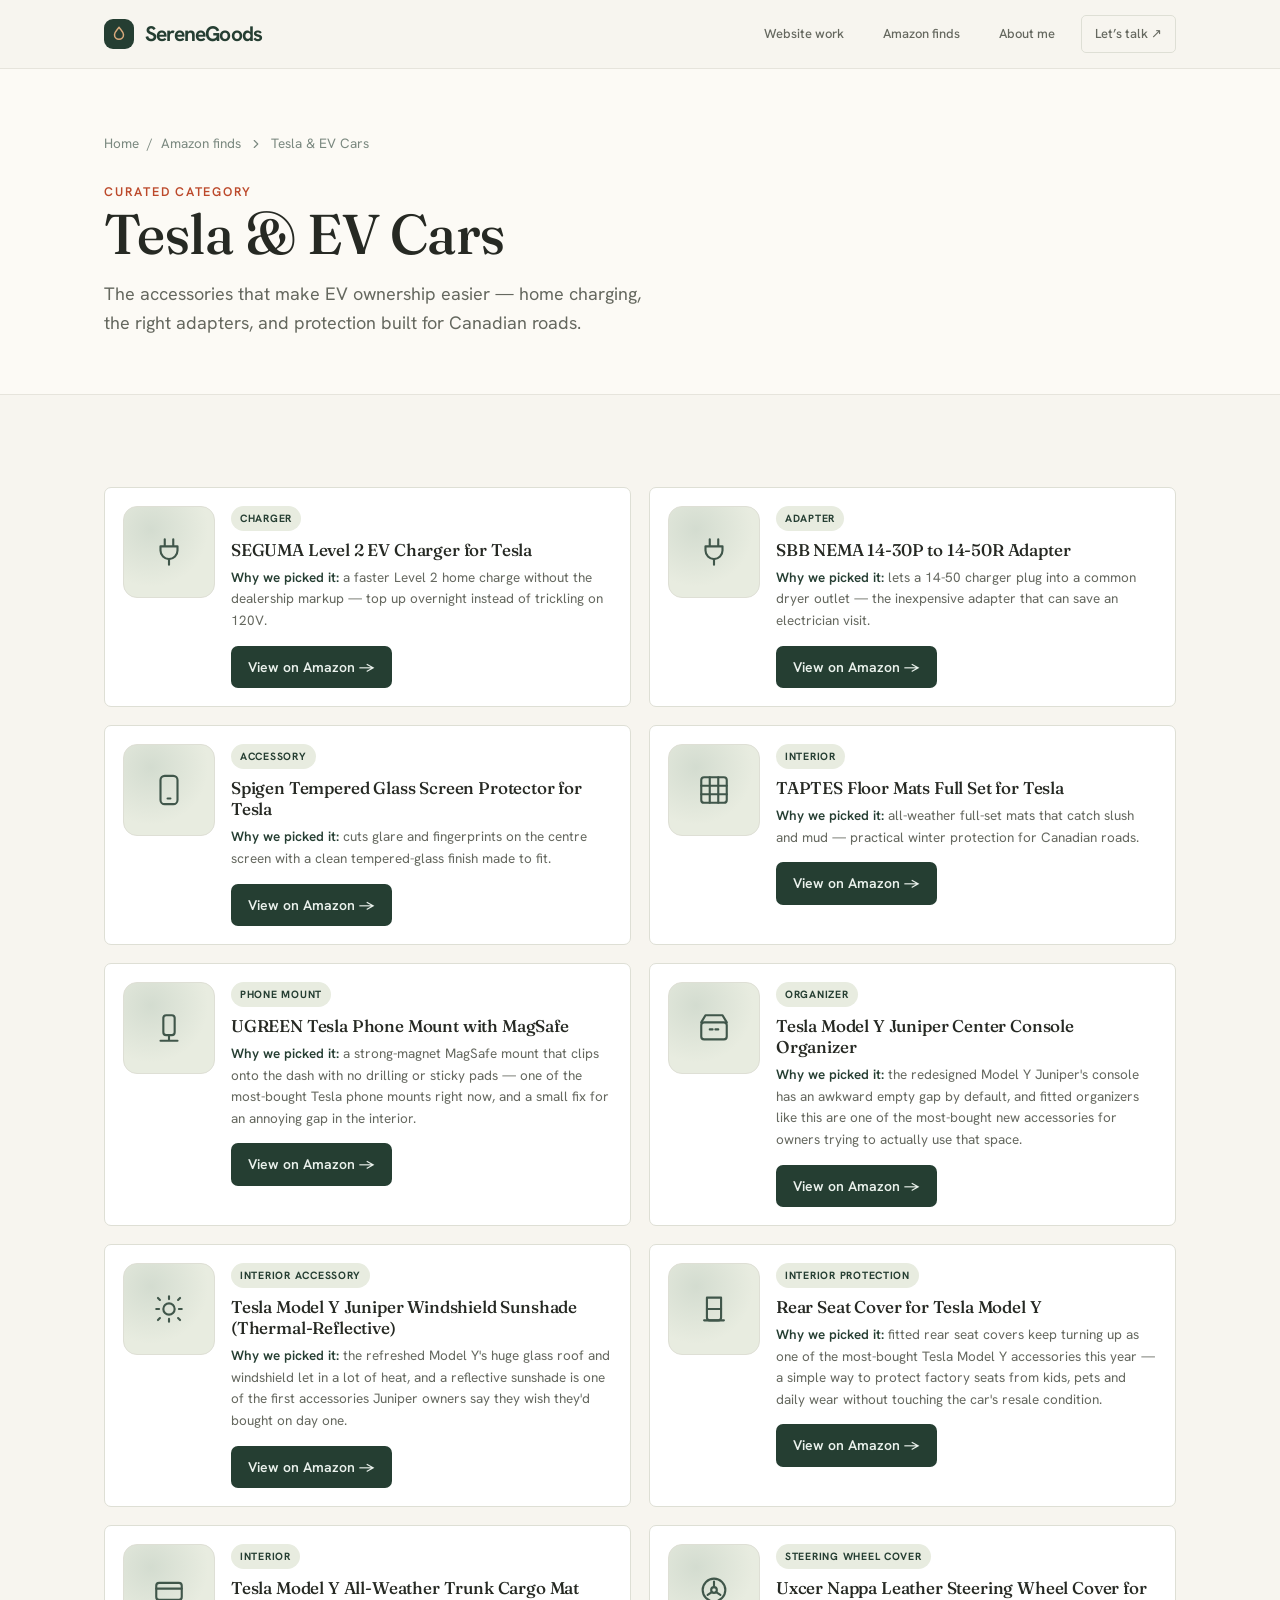
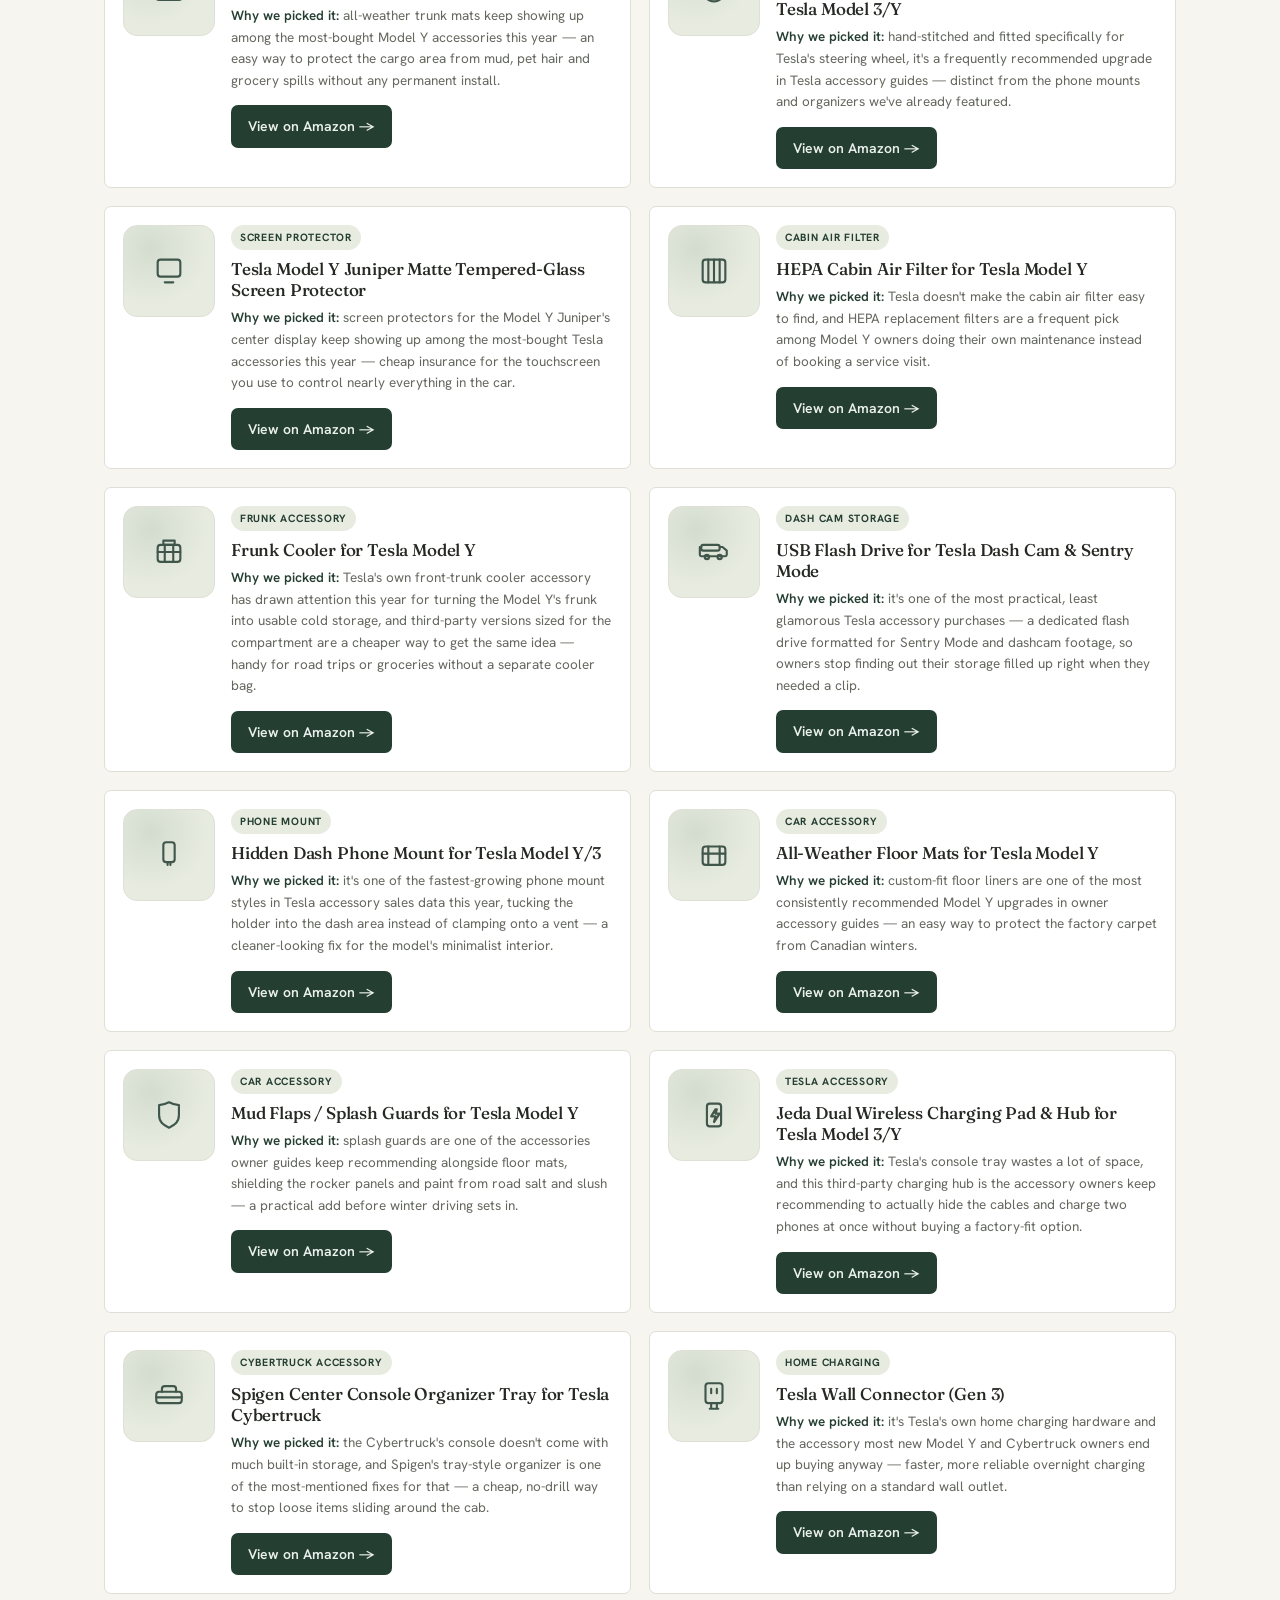
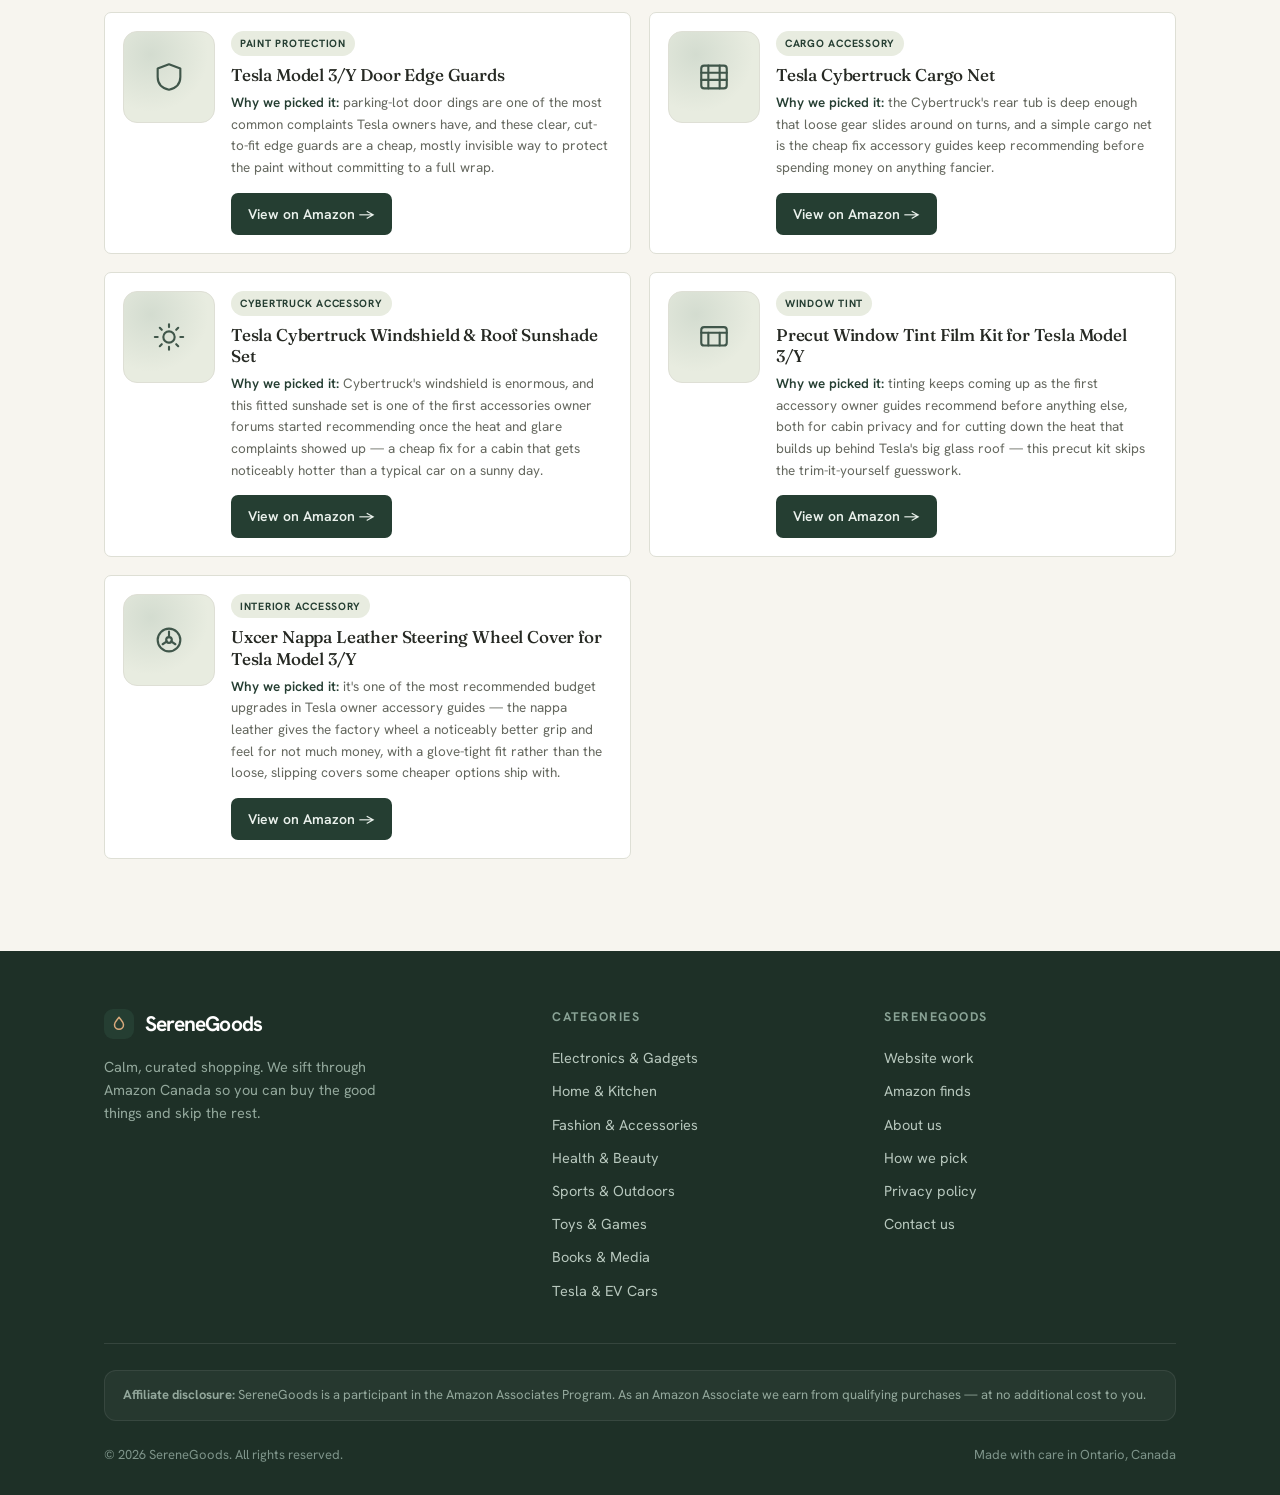
<file: ev.html>
<!DOCTYPE html>
<html lang="en">
<head>
<meta charset="UTF-8">
<meta name="viewport" content="width=device-width, initial-scale=1.0">
<title>Tesla &amp; EV Cars &mdash; SereneGoods</title>
<meta name="description" content="Curated Tesla and EV accessories from Amazon Canada — home charging, adapters, screen protection and interior protection, picked by SereneGoods.">
<link rel="preconnect" href="https://fonts.googleapis.com">
<link rel="preconnect" href="https://fonts.gstatic.com" crossorigin>
<link href="https://fonts.googleapis.com/css2?family=Fraunces:ital,opsz,wght@0,9..144,400;0,9..144,500;1,9..144,400;1,9..144,500&family=Hanken+Grotesk:wght@400;500;600;700&display=swap" rel="stylesheet">
<style>
/* =========================================================
   SereneGoods — shared stylesheet
   Calm, editorial curation aesthetic.
   Palette: cool paper · pine · sage · honey accent
   Type: Fraunces (display) + Hanken Grotesk (body/utility)
   ========================================================= */

:root {
  --paper:      #F4F6F3;
  --paper-2:    #FBFCFA;
  --card:       #FFFFFF;
  --ink:        #16241F;
  --ink-soft:   #4C5C54;
  --ink-faint:  #7A887F;
  --pine:       #1E3D35;
  --pine-deep:  #142C26;
  --sage:       #8AA396;
  --sage-soft:  #E5ECE6;
  --honey:      #D9924B;
  --honey-deep: #BE7833;
  --line:       #DCE3DC;
  --line-soft:  #E8EDE8;

  --maxw: 1120px;
  --radius: 18px;
  --radius-sm: 12px;
  --shadow-sm: 0 1px 2px rgba(20,44,38,.04), 0 4px 14px rgba(20,44,38,.05);
  --shadow-md: 0 6px 28px rgba(20,44,38,.10);
  --ease: cubic-bezier(.22,.61,.36,1);

  --font-display: "Fraunces", Georgia, serif;
  --font-body: "Hanken Grotesk", system-ui, -apple-system, sans-serif;
}

/* ---------- reset ---------- */
*, *::before, *::after { box-sizing: border-box; }
* { margin: 0; }
html { -webkit-text-size-adjust: 100%; scroll-behavior: smooth; }
body {
  font-family: var(--font-body);
  background: var(--paper);
  color: var(--ink);
  line-height: 1.6;
  font-size: 17px;
  -webkit-font-smoothing: antialiased;
  text-rendering: optimizeLegibility;
}
img { max-width: 100%; display: block; }
a { color: inherit; text-decoration: none; }
button { font-family: inherit; }

/* ---------- layout helpers ---------- */
.wrap { max-width: var(--maxw); margin: 0 auto; padding: 0 24px; }
.eyebrow {
  font-size: 12.5px; font-weight: 600; letter-spacing: .14em;
  text-transform: uppercase; color: var(--honey-deep);
}
.section { padding: 92px 0; }
.section--tight { padding: 64px 0; }

h1, h2, h3 { font-family: var(--font-display); font-weight: 500; line-height: 1.08; letter-spacing: -.01em; }
.lede { color: var(--ink-soft); font-size: 19px; max-width: 56ch; }

/* ---------- buttons ---------- */
.btn {
  display: inline-flex; align-items: center; gap: 9px;
  font-weight: 600; font-size: 15.5px;
  padding: 13px 22px; border-radius: 999px;
  border: 1px solid transparent; cursor: pointer;
  transition: transform .25s var(--ease), background .25s var(--ease), box-shadow .25s var(--ease), color .2s;
}
.btn svg { width: 17px; height: 17px; }
.btn--primary { background: var(--honey); color: #2a1a08; }
.btn--primary:hover { background: var(--honey-deep); color: #fff; transform: translateY(-2px); box-shadow: 0 8px 20px rgba(190,120,51,.28); }
.btn--ghost { background: transparent; color: var(--pine); border-color: var(--line); }
.btn--ghost:hover { background: var(--sage-soft); border-color: var(--sage); transform: translateY(-2px); }
.btn--pine { background: var(--pine); color: #EAF1EC; }
.btn--pine:hover { background: var(--pine-deep); transform: translateY(-2px); box-shadow: var(--shadow-md); }

/* ---------- header ---------- */
.site-header {
  position: sticky; top: 0; z-index: 50;
  background: rgba(244,246,243,.82);
  backdrop-filter: saturate(140%) blur(10px);
  border-bottom: 1px solid var(--line-soft);
}
.nav { display: flex; align-items: center; justify-content: space-between; height: 68px; }
.brand { display: inline-flex; align-items: center; gap: 11px; font-family: var(--font-display); font-size: 21px; font-weight: 500; color: var(--pine); letter-spacing: -.01em; }
.brand .mark {
  width: 30px; height: 30px; border-radius: 9px;
  background: var(--pine); display: grid; place-items: center; flex: none;
}
.brand .mark svg { width: 18px; height: 18px; color: var(--honey); }
.nav-links { display: flex; align-items: center; gap: 4px; }
.nav-links a {
  font-size: 14.5px; font-weight: 500; color: var(--ink-soft);
  padding: 8px 13px; border-radius: 999px; transition: background .2s, color .2s;
}
.nav-links a:hover, .nav-links a[aria-current="page"] { background: var(--sage-soft); color: var(--pine); }
.nav-toggle { display: none; background: none; border: 1px solid var(--line); border-radius: 10px; padding: 8px; cursor: pointer; }
.nav-toggle svg { width: 20px; height: 20px; color: var(--pine); }

/* ---------- hero ---------- */
.hero { padding: 76px 0 40px; }
.hero-grid { display: grid; grid-template-columns: 1.15fr .85fr; gap: 56px; align-items: center; }
.hero h1 { font-size: clamp(40px, 6vw, 66px); margin: 18px 0 22px; }
.hero h1 em { font-style: italic; color: var(--honey-deep); }
.hero .lede { margin-bottom: 30px; }
.hero-actions { display: flex; gap: 14px; flex-wrap: wrap; }
.hero-meta { margin-top: 34px; display: flex; gap: 30px; }
.hero-meta .stat { display: flex; flex-direction: column; }
.hero-meta .num { font-family: var(--font-display); font-size: 27px; color: var(--pine); line-height: 1; }
.hero-meta .lbl { font-size: 13px; color: var(--ink-faint); margin-top: 5px; }

/* editor's pick — signature card */
.pick {
  background: var(--pine); color: #EAF1EC; border-radius: var(--radius);
  padding: 26px; position: relative; overflow: hidden; box-shadow: var(--shadow-md);
}
.pick::after {
  content: ""; position: absolute; right: -60px; top: -60px;
  width: 200px; height: 200px; border-radius: 50%;
  background: radial-gradient(circle at center, rgba(217,146,75,.34), transparent 68%);
}
.pick .tag { display: inline-flex; align-items: center; gap: 7px; font-size: 12px; font-weight: 600; letter-spacing: .12em; text-transform: uppercase; color: var(--honey); }
.pick .tag svg { width: 14px; height: 14px; }
.pick-art {
  margin: 18px 0; height: 168px; border-radius: var(--radius-sm);
  background:
    linear-gradient(135deg, rgba(255,255,255,.08), rgba(255,255,255,0)),
    repeating-linear-gradient(45deg, rgba(255,255,255,.04) 0 10px, transparent 10px 20px),
    var(--pine-deep);
  display: grid; place-items: center; border: 1px solid rgba(255,255,255,.08);
}
.pick-art svg { width: 58px; height: 58px; color: var(--sage); opacity: .9; }
.pick h3 { font-size: 22px; color: #fff; margin-bottom: 7px; }
.pick p { color: #BFD0C6; font-size: 14.5px; margin-bottom: 18px; }

/* ---------- category grid ---------- */
.section-head { max-width: 60ch; margin-bottom: 40px; }
.section-head h2 { font-size: clamp(28px, 3.4vw, 40px); margin: 12px 0 14px; }
.cat-grid { display: grid; grid-template-columns: repeat(4, 1fr); gap: 16px; }
.cat-card {
  background: var(--card); border: 1px solid var(--line); border-radius: var(--radius);
  padding: 24px 22px 22px; transition: transform .3s var(--ease), box-shadow .3s var(--ease), border-color .3s;
  position: relative; min-height: 168px; display: flex; flex-direction: column;
}
.cat-card:hover { transform: translateY(-4px); box-shadow: var(--shadow-md); border-color: var(--sage); }
.cat-ic {
  width: 50px; height: 50px; border-radius: 13px; background: var(--sage-soft);
  display: grid; place-items: center; margin-bottom: 16px; transition: background .3s;
}
.cat-ic svg { width: 26px; height: 26px; color: var(--pine); stroke-width: 1.6; }
.cat-card:hover .cat-ic { background: var(--pine); }
.cat-card:hover .cat-ic svg { color: var(--honey); }
.cat-card h3 { font-size: 18.5px; margin-bottom: 5px; font-weight: 500; }
.cat-card p { font-size: 13.5px; color: var(--ink-faint); margin-top: auto; }
.cat-card .arrow { position: absolute; top: 24px; right: 22px; color: var(--line); transition: color .3s, transform .3s; }
.cat-card:hover .arrow { color: var(--honey); transform: translate(3px,-3px); }
.cat-card .arrow svg { width: 18px; height: 18px; }

/* ---------- how we pick ---------- */
.pick-band { background: var(--paper-2); border-top: 1px solid var(--line-soft); border-bottom: 1px solid var(--line-soft); }
.pillars { display: grid; grid-template-columns: repeat(3, 1fr); gap: 30px; }
.pillar { padding-top: 22px; border-top: 2px solid var(--pine); }
.pillar .n { font-family: var(--font-display); font-size: 15px; color: var(--honey-deep); }
.pillar h3 { font-size: 21px; margin: 12px 0 9px; font-weight: 500; }
.pillar p { font-size: 15px; color: var(--ink-soft); }

/* ---------- featured products strip ---------- */
.feat-grid { display: grid; grid-template-columns: repeat(2, 1fr); gap: 18px; }

/* ---------- product card (compact, image-optional) ---------- */
.prod-grid { display: grid; grid-template-columns: repeat(2, 1fr); gap: 18px; }
.prod {
  background: var(--card); border: 1px solid var(--line); border-radius: var(--radius);
  padding: 18px; display: flex; gap: 16px; align-items: flex-start;
  transition: transform .3s var(--ease), box-shadow .3s var(--ease), border-color .3s;
}
.prod:hover { transform: translateY(-3px); box-shadow: var(--shadow-md); border-color: var(--sage); }
/* small thumbnail tile — shows an icon by default, or a product photo if you add one */
.prod-thumb {
  width: 92px; height: 92px; flex: none; border-radius: 14px; overflow: hidden;
  border: 1px solid var(--line);
  background: radial-gradient(circle at 30% 25%, rgba(138,163,150,.22), transparent 62%), var(--sage-soft);
  display: grid; place-items: center;
}
.prod-thumb img { width: 100%; height: 100%; object-fit: cover; }
.prod-thumb svg { width: 34px; height: 34px; color: var(--pine); opacity: .85; stroke-width: 1.5; }
.prod-body { display: flex; flex-direction: column; min-width: 0; }
.prod-tag {
  align-self: flex-start; background: var(--sage-soft);
  font-size: 10.5px; font-weight: 700; letter-spacing: .07em; text-transform: uppercase;
  color: var(--pine); padding: 4px 9px; border-radius: 999px; margin-bottom: 8px;
}
.prod-body h3 { font-size: 17px; font-weight: 500; line-height: 1.25; margin-bottom: 7px; }
.prod-why { font-size: 13.5px; color: var(--ink-soft); margin-bottom: 14px; }
.prod-why b { color: var(--pine); font-weight: 600; }
.prod-foot { margin-top: auto; }
.btn--sm { padding: 9px 16px; font-size: 14px; }

/* ---------- newsletter / contact ---------- */
.cta-band { background: var(--pine); color: #EAF1EC; border-radius: 26px; padding: 56px 48px; text-align: center; position: relative; overflow: hidden; }
.cta-band::before { content:""; position:absolute; inset:0; background: radial-gradient(circle at 80% -10%, rgba(217,146,75,.25), transparent 55%); }
.cta-band > * { position: relative; }
.cta-band h2 { font-size: clamp(28px, 4vw, 42px); color: #fff; margin-bottom: 14px; }
.cta-band p { color: #C3D2C9; max-width: 50ch; margin: 0 auto 28px; }
.cta-form { display: flex; gap: 10px; max-width: 440px; margin: 0 auto; }
.cta-form input {
  flex: 1; padding: 13px 18px; border-radius: 999px; border: 1px solid rgba(255,255,255,.2);
  background: rgba(255,255,255,.08); color: #fff; font-size: 15px; font-family: inherit;
}
.cta-form input::placeholder { color: #9FB3A7; }
.cta-form input:focus { outline: 2px solid var(--honey); outline-offset: 1px; }

/* ---------- footer ---------- */
.site-footer { background: var(--pine-deep); color: #B7C7BD; padding: 56px 0 30px; }
.foot-grid { display: grid; grid-template-columns: 1.4fr 1fr 1fr; gap: 40px; padding-bottom: 36px; border-bottom: 1px solid rgba(255,255,255,.1); }
.site-footer .brand { color: #fff; margin-bottom: 14px; }
.foot-about { font-size: 14.5px; color: #93A89C; max-width: 38ch; }
.foot-col h4 { font-family: var(--font-body); font-size: 12.5px; letter-spacing: .12em; text-transform: uppercase; color: var(--sage); margin-bottom: 14px; font-weight: 700; }
.foot-col a { display: block; font-size: 14.5px; padding: 5px 0; color: #B7C7BD; transition: color .2s; }
.foot-col a:hover { color: var(--honey); }
.foot-bottom { display: flex; justify-content: space-between; gap: 18px; flex-wrap: wrap; padding-top: 24px; font-size: 13px; color: #7E948A; }
.disclosure { background: rgba(255,255,255,.04); border: 1px solid rgba(255,255,255,.08); border-radius: 12px; padding: 14px 18px; font-size: 13px; color: #93A89C; margin-top: 26px; }

/* ---------- category page header band ---------- */
.page-band { background: var(--paper-2); border-bottom: 1px solid var(--line-soft); padding: 64px 0 56px; }
.page-band .eyebrow { margin-bottom: 14px; }
.page-band h1 { font-size: clamp(36px, 5vw, 56px); margin-bottom: 16px; }
.page-band .lede { font-size: 18px; }
.crumbs { display: flex; gap: 8px; align-items: center; font-size: 13.5px; color: var(--ink-faint); margin-bottom: 22px; }
.crumbs a:hover { color: var(--pine); }
.crumbs svg { width: 14px; height: 14px; }

/* ---------- motion / a11y ---------- */
.reveal { opacity: 0; transform: translateY(18px); }
.reveal.in { opacity: 1; transform: none; transition: opacity .7s var(--ease), transform .7s var(--ease); }
:focus-visible { outline: 2px solid var(--honey-deep); outline-offset: 2px; border-radius: 4px; }
@media (prefers-reduced-motion: reduce) {
  * { scroll-behavior: auto !important; }
  .reveal { opacity: 1; transform: none; transition: none; }
  .btn:hover, .cat-card:hover, .prod:hover { transform: none; }
}

/* ---------- responsive ---------- */
@media (max-width: 940px) {
  .hero-grid { grid-template-columns: 1fr; gap: 36px; }
  .cat-grid { grid-template-columns: repeat(2, 1fr); }
  .feat-grid, .prod-grid { grid-template-columns: repeat(2, 1fr); }
  .pillars { grid-template-columns: 1fr; gap: 22px; }
  .foot-grid { grid-template-columns: 1fr 1fr; }
  .nav-links { display: none; }
  .nav-links.open {
    display: flex; flex-direction: column; align-items: stretch;
    position: absolute; top: 68px; left: 0; right: 0; background: var(--paper-2);
    border-bottom: 1px solid var(--line); padding: 12px 24px 18px; gap: 2px;
  }
  .nav-toggle { display: inline-flex; }
}
@media (max-width: 560px) {
  body { font-size: 16px; }
  .section { padding: 64px 0; }
  .cat-grid, .feat-grid, .prod-grid { grid-template-columns: 1fr; }
  .foot-grid { grid-template-columns: 1fr; }
  .cta-form { flex-direction: column; }
  .cta-band { padding: 40px 24px; }
  .hero-meta { gap: 22px; }
}

/* ---------- empty / coming-soon state ---------- */
.empty { text-align: center; max-width: 600px; margin: 0 auto; padding: 40px 24px 20px; }
.empty-ic { width: 88px; height: 88px; border-radius: 24px; background: var(--sage-soft); display: grid; place-items: center; margin: 0 auto 28px; }
.empty-ic svg { width: 42px; height: 42px; color: var(--pine); stroke-width: 1.5; }
.empty h2 { font-size: clamp(26px, 4vw, 34px); margin-bottom: 14px; }
.empty p { color: var(--ink-soft); font-size: 17px; margin-bottom: 30px; }
.empty-actions { display: flex; gap: 12px; justify-content: center; flex-wrap: wrap; }

/* ---------- content / prose pages (about, privacy) ---------- */
.prose { max-width: 760px; }
.prose h2 { font-family: var(--font-display); font-weight: 500; font-size: 25px; margin: 40px 0 14px; }
.prose h2:first-child { margin-top: 0; }
.prose h3 { font-size: 18px; font-weight: 600; margin: 26px 0 8px; color: var(--pine); }
.prose p { margin-bottom: 16px; color: var(--ink-soft); line-height: 1.75; }
.prose ul { margin: 0 0 18px; padding-left: 22px; }
.prose li { margin-bottom: 9px; color: var(--ink-soft); line-height: 1.65; }
.prose a { color: var(--pine); text-decoration: underline; text-underline-offset: 2px; }
.prose a:hover { color: var(--honey-deep); }
.prose strong { color: var(--ink); font-weight: 600; }
.prose .muted { font-size: 14px; color: var(--ink-faint); }
.callout { background: var(--sage-soft); border-left: 3px solid var(--pine); border-radius: 12px; padding: 18px 22px; margin: 22px 0; }
.callout p { margin: 0; color: var(--ink); font-size: 15px; }

</style>
<link rel="stylesheet" href="affiliate-shell.css">
</head>
<body>

<header class="site-header">
  <div class="wrap nav">
    <a class="brand" href="index.html" aria-label="SereneGoods home">
      <span class="mark" aria-hidden="true"><svg viewBox="0 0 24 24" fill="none" stroke="currentColor" stroke-width="2" stroke-linecap="round" stroke-linejoin="round"><path d="M12 3c-3 4-6 6-6 10a6 6 0 0 0 12 0c0-4-3-6-6-10Z"/></svg></span>
      SereneGoods
    </a>
    <nav class="nav-links" id="navlinks" aria-label="Main navigation">
      <a href="index.html#work">Website work</a>
      <a href="finds.html">Amazon finds</a>
      <a href="index.html#about">About me</a>
      <a href="index.html#contact">Let’s talk ↗</a>
    </nav>
    <button class="nav-toggle" id="navtoggle" aria-controls="navlinks" aria-label="Toggle menu" aria-expanded="false"><svg viewBox="0 0 24 24" fill="none" stroke="currentColor" stroke-width="2" stroke-linecap="round"><path d="M4 7h16M4 12h16M4 17h16"/></svg></button>
  </div>
</header>

<section class="page-band">
  <div class="wrap">
    <nav class="crumbs" aria-label="Breadcrumb">
      <a href="index.html">Home</a><span aria-hidden="true"> / </span><a href="finds.html">Amazon finds</a><svg viewBox="0 0 24 24" fill="none" stroke="currentColor" stroke-width="2" stroke-linecap="round" stroke-linejoin="round"><path d="m9 18 6-6-6-6"/></svg><span>Tesla &amp; EV Cars</span>
    </nav>
    <span class="eyebrow">Curated category</span>
    <h1>Tesla &amp; EV Cars</h1>
    <p class="lede">The accessories that make EV ownership easier — home charging, the right adapters, and protection built for Canadian roads.</p>
  </div>
</section>

<section class="section">
  <div class="wrap">
    <div class="prod-grid">
      <article class="prod reveal">
        <div class="prod-thumb"><svg viewBox="0 0 24 24" fill="none" stroke="currentColor" stroke-width="1.4" stroke-linecap="round" stroke-linejoin="round"><path d="M9 3v5M15 3v5M6 8h12v3a6 6 0 0 1-12 0V8ZM12 17v4"/></svg></div>
        <div class="prod-body">
          <span class="prod-tag">Charger</span>
          <h3>SEGUMA Level 2 EV Charger for Tesla</h3>
          <p class="prod-why"><b>Why we picked it:</b> a faster Level 2 home charge without the dealership markup — top up overnight instead of trickling on 120V.</p>
          <div class="prod-foot"><a class="btn btn--pine btn--sm" href="https://amzn.to/3Zs1R5w" target="_blank" rel="sponsored nofollow noopener">View on Amazon &rarr;</a></div>
        </div>
      </article>
      <article class="prod reveal">
        <div class="prod-thumb"><svg viewBox="0 0 24 24" fill="none" stroke="currentColor" stroke-width="1.4" stroke-linecap="round" stroke-linejoin="round"><path d="M9 3v5M15 3v5M6 8h12v3a6 6 0 0 1-12 0V8ZM12 17v4"/></svg></div>
        <div class="prod-body">
          <span class="prod-tag">Adapter</span>
          <h3>SBB NEMA 14-30P to 14-50R Adapter</h3>
          <p class="prod-why"><b>Why we picked it:</b> lets a 14-50 charger plug into a common dryer outlet — the inexpensive adapter that can save an electrician visit.</p>
          <div class="prod-foot"><a class="btn btn--pine btn--sm" href="https://amzn.to/3ZfgCYj" target="_blank" rel="sponsored nofollow noopener">View on Amazon &rarr;</a></div>
        </div>
      </article>
      <article class="prod reveal">
        <div class="prod-thumb"><svg viewBox="0 0 24 24" fill="none" stroke="currentColor" stroke-width="1.4" stroke-linecap="round" stroke-linejoin="round"><rect x="6" y="2" width="12" height="20" rx="3"/><path d="M11 18h2"/></svg></div>
        <div class="prod-body">
          <span class="prod-tag">Accessory</span>
          <h3>Spigen Tempered Glass Screen Protector for Tesla</h3>
          <p class="prod-why"><b>Why we picked it:</b> cuts glare and fingerprints on the centre screen with a clean tempered-glass finish made to fit.</p>
          <div class="prod-foot"><a class="btn btn--pine btn--sm" href="https://amzn.to/3OvQAej" target="_blank" rel="sponsored nofollow noopener">View on Amazon &rarr;</a></div>
        </div>
      </article>
      <article class="prod reveal">
        <div class="prod-thumb"><svg viewBox="0 0 24 24" fill="none" stroke="currentColor" stroke-width="1.4" stroke-linecap="round" stroke-linejoin="round"><rect x="3" y="3" width="18" height="18" rx="2"/><path d="M3 9h18M3 15h18M9 3v18M15 3v18"/></svg></div>
        <div class="prod-body">
          <span class="prod-tag">Interior</span>
          <h3>TAPTES Floor Mats Full Set for Tesla</h3>
          <p class="prod-why"><b>Why we picked it:</b> all-weather full-set mats that catch slush and mud — practical winter protection for Canadian roads.</p>
          <div class="prod-foot"><a class="btn btn--pine btn--sm" href="https://amzn.to/3ZE0lxD" target="_blank" rel="sponsored nofollow noopener">View on Amazon &rarr;</a></div>
        </div>
      </article>
      <article class="prod reveal" data-trend-date="2026-10-04">
        <div class="prod-thumb"><svg viewBox="0 0 24 24" fill="none" stroke="currentColor" stroke-width="1.4" stroke-linecap="round" stroke-linejoin="round"><rect x="8" y="3" width="8" height="14" rx="2"/><path d="M6 21h12M12 17v4"/></svg></div>
        <div class="prod-body">
          <span class="prod-tag">Phone mount</span>
          <h3>UGREEN Tesla Phone Mount with MagSafe</h3>
          <p class="prod-why"><b>Why we picked it:</b> a strong-magnet MagSafe mount that clips onto the dash with no drilling or sticky pads — one of the most-bought Tesla phone mounts right now, and a small fix for an annoying gap in the interior.</p>
          <div class="prod-foot"><a class="btn btn--pine btn--sm" href="https://www.amazon.ca/s?k=UGREEN+Tesla+Phone+Mount+MagSafe&tag=serenegoods-20" target="_blank" rel="sponsored nofollow noopener">View on Amazon &rarr;</a></div>
        </div>
      </article>
      <article class="prod reveal" data-trend-date="2026-10-05">
        <div class="prod-thumb"><svg viewBox="0 0 24 24" fill="none" stroke="currentColor" stroke-width="1.4" stroke-linecap="round" stroke-linejoin="round"><rect x="3" y="8" width="18" height="12" rx="2"/><path d="M3 8l3-5h12l3 5"/><path d="M9 13h2M13 13h2"/></svg></div>
        <div class="prod-body">
          <span class="prod-tag">Organizer</span>
          <h3>Tesla Model Y Juniper Center Console Organizer</h3>
          <p class="prod-why"><b>Why we picked it:</b> the redesigned Model Y Juniper's console has an awkward empty gap by default, and fitted organizers like this are one of the most-bought new accessories for owners trying to actually use that space.</p>
          <div class="prod-foot"><a class="btn btn--pine btn--sm" href="https://www.amazon.ca/s?k=Tesla+Model+Y+Juniper+Center+Console+Organizer&tag=serenegoods-20" target="_blank" rel="sponsored nofollow noopener">View on Amazon &rarr;</a></div>
        </div>
      </article>
      <article class="prod reveal" data-trend-date="2026-10-06">
        <div class="prod-thumb"><svg viewBox="0 0 24 24" fill="none" stroke="currentColor" stroke-width="1.4" stroke-linecap="round" stroke-linejoin="round"><circle cx="12" cy="12" r="4"/><path d="M12 3v2M12 19v2M4.2 4.2l1.4 1.4M18.4 18.4l1.4 1.4M3 12h2M19 12h2M4.2 19.8l1.4-1.4M18.4 5.6l1.4-1.4"/></svg></div>
        <div class="prod-body">
          <span class="prod-tag">Interior accessory</span>
          <h3>Tesla Model Y Juniper Windshield Sunshade (Thermal-Reflective)</h3>
          <p class="prod-why"><b>Why we picked it:</b> the refreshed Model Y's huge glass roof and windshield let in a lot of heat, and a reflective sunshade is one of the first accessories Juniper owners say they wish they'd bought on day one.</p>
          <div class="prod-foot"><a class="btn btn--pine btn--sm" href="https://www.amazon.ca/s?k=Tesla+Model+Y+Juniper+Windshield+Sunshade&tag=serenegoods-20" target="_blank" rel="sponsored nofollow noopener">View on Amazon &rarr;</a></div>
        </div>
      </article>
      <article class="prod reveal" data-trend-date="2026-10-07">
        <div class="prod-thumb"><svg viewBox="0 0 24 24" fill="none" stroke="currentColor" stroke-width="1.4" stroke-linecap="round" stroke-linejoin="round"><path d="M7 4h10v8H7z"/><path d="M7 12v6a2 2 0 0 0 2 2h6a2 2 0 0 0 2-2v-6"/><path d="M5 20h14"/></svg></div>
        <div class="prod-body">
          <span class="prod-tag">Interior protection</span>
          <h3>Rear Seat Cover for Tesla Model Y</h3>
          <p class="prod-why"><b>Why we picked it:</b> fitted rear seat covers keep turning up as one of the most-bought Tesla Model Y accessories this year — a simple way to protect factory seats from kids, pets and daily wear without touching the car's resale condition.</p>
          <div class="prod-foot"><a class="btn btn--pine btn--sm" href="https://www.amazon.ca/s?k=Rear+Seat+Cover+for+Tesla+Model+Y&tag=serenegoods-20" target="_blank" rel="sponsored nofollow noopener">View on Amazon &rarr;</a></div>
        </div>
      </article>
      <article class="prod reveal" data-trend-date="2026-10-08">
        <div class="prod-thumb"><svg viewBox="0 0 24 24" fill="none" stroke="currentColor" stroke-width="1.4" stroke-linecap="round" stroke-linejoin="round"><rect x="3" y="7" width="18" height="12" rx="2"/><path d="M3 11h18"/></svg></div>
        <div class="prod-body">
          <span class="prod-tag">Interior</span>
          <h3>Tesla Model Y All-Weather Trunk Cargo Mat</h3>
          <p class="prod-why"><b>Why we picked it:</b> all-weather trunk mats keep showing up among the most-bought Model Y accessories this year — an easy way to protect the cargo area from mud, pet hair and grocery spills without any permanent install.</p>
          <div class="prod-foot"><a class="btn btn--pine btn--sm" href="https://www.amazon.ca/s?k=Tesla+Model+Y+All+Weather+Trunk+Cargo+Mat&tag=serenegoods-20" target="_blank" rel="sponsored nofollow noopener">View on Amazon &rarr;</a></div>
        </div>
      </article>
      <article class="prod reveal" data-trend-date="2026-10-09">
        <div class="prod-thumb"><svg viewBox="0 0 24 24" fill="none" stroke="currentColor" stroke-width="1.4" stroke-linecap="round" stroke-linejoin="round"><circle cx="12" cy="12" r="8"/><circle cx="12" cy="12" r="2"/><path d="M12 6v4M7.5 15.5l3-2M16.5 15.5l-3-2"/></svg></div>
        <div class="prod-body">
          <span class="prod-tag">Steering wheel cover</span>
          <h3>Uxcer Nappa Leather Steering Wheel Cover for Tesla Model 3/Y</h3>
          <p class="prod-why"><b>Why we picked it:</b> hand-stitched and fitted specifically for Tesla's steering wheel, it's a frequently recommended upgrade in Tesla accessory guides — distinct from the phone mounts and organizers we've already featured.</p>
          <div class="prod-foot"><a class="btn btn--pine btn--sm" href="https://www.amazon.ca/s?k=Uxcer+Leather+Steering+Wheel+Cover+Tesla&tag=serenegoods-20" target="_blank" rel="sponsored nofollow noopener">View on Amazon &rarr;</a></div>
        </div>
      </article>
      <article class="prod reveal" data-trend-date="2026-10-10">
        <div class="prod-thumb"><svg viewBox="0 0 24 24" fill="none" stroke="currentColor" stroke-width="1.4" stroke-linecap="round" stroke-linejoin="round"><rect x="4" y="4" width="16" height="12" rx="2"/><path d="M9 20h6"/></svg></div>
        <div class="prod-body">
          <span class="prod-tag">Screen protector</span>
          <h3>Tesla Model Y Juniper Matte Tempered-Glass Screen Protector</h3>
          <p class="prod-why"><b>Why we picked it:</b> screen protectors for the Model Y Juniper's center display keep showing up among the most-bought Tesla accessories this year — cheap insurance for the touchscreen you use to control nearly everything in the car.</p>
          <div class="prod-foot"><a class="btn btn--pine btn--sm" href="https://www.amazon.ca/s?k=Tesla+Model+Y+Juniper+Screen+Protector&tag=serenegoods-20" target="_blank" rel="sponsored nofollow noopener">View on Amazon &rarr;</a></div>
        </div>
      </article>
      <article class="prod reveal" data-trend-date="2026-10-11">
        <div class="prod-thumb"><svg viewBox="0 0 24 24" fill="none" stroke="currentColor" stroke-width="1.4" stroke-linecap="round" stroke-linejoin="round"><rect x="4" y="4" width="16" height="16" rx="2"/><path d="M8 4v16M12 4v16M16 4v16"/></svg></div>
        <div class="prod-body">
          <span class="prod-tag">Cabin air filter</span>
          <h3>HEPA Cabin Air Filter for Tesla Model Y</h3>
          <p class="prod-why"><b>Why we picked it:</b> Tesla doesn't make the cabin air filter easy to find, and HEPA replacement filters are a frequent pick among Model Y owners doing their own maintenance instead of booking a service visit.</p>
          <div class="prod-foot"><a class="btn btn--pine btn--sm" href="https://www.amazon.ca/s?k=HEPA+Cabin+Air+Filter+Tesla+Model+Y&tag=serenegoods-20" target="_blank" rel="sponsored nofollow noopener">View on Amazon &rarr;</a></div>
        </div>
      </article>
      <article class="prod reveal" data-trend-date="2026-10-12">
        <div class="prod-thumb"><svg viewBox="0 0 24 24" fill="none" stroke="currentColor" stroke-width="1.4" stroke-linecap="round" stroke-linejoin="round"><rect x="4" y="7" width="16" height="12" rx="2"/><path d="M4 12h16M9 7v12M15 7v12"/><path d="M8 4h8v3H8Z"/></svg></div>
        <div class="prod-body">
          <span class="prod-tag">Frunk accessory</span>
          <h3>Frunk Cooler for Tesla Model Y</h3>
          <p class="prod-why"><b>Why we picked it:</b> Tesla's own front-trunk cooler accessory has drawn attention this year for turning the Model Y's frunk into usable cold storage, and third-party versions sized for the compartment are a cheaper way to get the same idea — handy for road trips or groceries without a separate cooler bag.</p>
          <div class="prod-foot"><a class="btn btn--pine btn--sm" href="https://www.amazon.ca/s?k=Tesla+Model+Y+Frunk+Cooler&tag=serenegoods-20" target="_blank" rel="sponsored nofollow noopener">View on Amazon &rarr;</a></div>
        </div>
      </article>
      <article class="prod reveal" data-trend-date="2026-10-13">
        <div class="prod-thumb"><svg viewBox="0 0 24 24" fill="none" stroke="currentColor" stroke-width="1.4" stroke-linecap="round" stroke-linejoin="round"><rect x="3" y="7" width="13" height="4" rx="1.5"/><path d="M16 8.5h2l3 2.5v3a1 1 0 0 1-1 1H3a1 1 0 0 1-1-1V8.5"/><circle cx="7" cy="15.5" r="1.5"/><circle cx="16" cy="15.5" r="1.5"/></svg></div>
        <div class="prod-body">
          <span class="prod-tag">Dash cam storage</span>
          <h3>USB Flash Drive for Tesla Dash Cam &amp; Sentry Mode</h3>
          <p class="prod-why"><b>Why we picked it:</b> it's one of the most practical, least glamorous Tesla accessory purchases — a dedicated flash drive formatted for Sentry Mode and dashcam footage, so owners stop finding out their storage filled up right when they needed a clip.</p>
          <div class="prod-foot"><a class="btn btn--pine btn--sm" href="https://www.amazon.ca/s?k=USB+Flash+Drive+for+Tesla+Dash+Cam+Sentry+Mode&tag=serenegoods-20" target="_blank" rel="sponsored nofollow noopener">View on Amazon &rarr;</a></div>
        </div>
      </article>
      <article class="prod reveal" data-trend-date="2026-10-14">
        <div class="prod-thumb"><svg viewBox="0 0 24 24" fill="none" stroke="currentColor" stroke-width="1.4" stroke-linecap="round" stroke-linejoin="round"><rect x="8" y="3" width="8" height="14" rx="2"/><path d="M11 17v2M13 17v2"/></svg></div>
        <div class="prod-body">
          <span class="prod-tag">Phone mount</span>
          <h3>Hidden Dash Phone Mount for Tesla Model Y/3</h3>
          <p class="prod-why"><b>Why we picked it:</b> it's one of the fastest-growing phone mount styles in Tesla accessory sales data this year, tucking the holder into the dash area instead of clamping onto a vent — a cleaner-looking fix for the model's minimalist interior.</p>
          <div class="prod-foot"><a class="btn btn--pine btn--sm" href="https://www.amazon.ca/s?k=Hidden+Dash+Phone+Mount+for+Tesla+Model+Y+3&tag=serenegoods-20" target="_blank" rel="sponsored nofollow noopener">View on Amazon &rarr;</a></div>
        </div>
      </article>
      <article class="prod reveal" data-trend-date="2026-10-15">
        <div class="prod-thumb"><svg viewBox="0 0 24 24" fill="none" stroke="currentColor" stroke-width="1.4" stroke-linecap="round" stroke-linejoin="round"><rect x="4" y="6" width="16" height="13" rx="2"/><path d="M4 11h16"/><path d="M8 6v13M16 6v13"/></svg></div>
        <div class="prod-body">
          <span class="prod-tag">Car accessory</span>
          <h3>All-Weather Floor Mats for Tesla Model Y</h3>
          <p class="prod-why"><b>Why we picked it:</b> custom-fit floor liners are one of the most consistently recommended Model Y upgrades in owner accessory guides — an easy way to protect the factory carpet from Canadian winters.</p>
          <div class="prod-foot"><a class="btn btn--pine btn--sm" href="https://www.amazon.ca/s?k=All+Weather+Floor+Mats+Tesla+Model+Y&tag=serenegoods-20" target="_blank" rel="sponsored nofollow noopener">View on Amazon &rarr;</a></div>
        </div>
      </article>
      <article class="prod reveal" data-trend-date="2026-10-16">
        <div class="prod-thumb"><svg viewBox="0 0 24 24" fill="none" stroke="currentColor" stroke-width="1.4" stroke-linecap="round" stroke-linejoin="round"><path d="M12 3c4 2 7 2 7 2v7c0 5-3 7-7 9-4-2-7-4-7-9V5s3 0 7-2Z"/></svg></div>
        <div class="prod-body">
          <span class="prod-tag">Car accessory</span>
          <h3>Mud Flaps / Splash Guards for Tesla Model Y</h3>
          <p class="prod-why"><b>Why we picked it:</b> splash guards are one of the accessories owner guides keep recommending alongside floor mats, shielding the rocker panels and paint from road salt and slush — a practical add before winter driving sets in.</p>
          <div class="prod-foot"><a class="btn btn--pine btn--sm" href="https://www.amazon.ca/s?k=Tesla+Model+Y+Mud+Flaps+Splash+Guards&tag=serenegoods-20" target="_blank" rel="sponsored nofollow noopener">View on Amazon &rarr;</a></div>
        </div>
      </article>
      <article class="prod reveal" data-trend-date="2026-10-17">
        <div class="prod-thumb"><svg viewBox="0 0 24 24" fill="none" stroke="currentColor" stroke-width="1.4" stroke-linecap="round" stroke-linejoin="round"><rect x="7" y="4" width="10" height="16" rx="2"/><path d="M13 8l-3 5h3l-1 4 4-6h-3l1-3Z"/></svg></div>
        <div class="prod-body">
          <span class="prod-tag">Tesla accessory</span>
          <h3>Jeda Dual Wireless Charging Pad &amp; Hub for Tesla Model 3/Y</h3>
          <p class="prod-why"><b>Why we picked it:</b> Tesla's console tray wastes a lot of space, and this third-party charging hub is the accessory owners keep recommending to actually hide the cables and charge two phones at once without buying a factory-fit option.</p>
          <div class="prod-foot"><a class="btn btn--pine btn--sm" href="https://www.amazon.ca/s?k=Jeda+Dual+Wireless+Charging+Pad+Hub+Tesla+Model+3+Y&tag=serenegoods-20" target="_blank" rel="sponsored nofollow noopener">View on Amazon &rarr;</a></div>
        </div>
      </article>
      <article class="prod reveal" data-trend-date="2026-10-18">
        <div class="prod-thumb"><svg viewBox="0 0 24 24" fill="none" stroke="currentColor" stroke-width="1.4" stroke-linecap="round" stroke-linejoin="round"><rect x="3" y="9" width="18" height="8" rx="2"/><path d="M3 13h18"/><path d="M7 9V7a2 2 0 0 1 2-2h6a2 2 0 0 1 2 2v2"/></svg></div>
        <div class="prod-body">
          <span class="prod-tag">Cybertruck accessory</span>
          <h3>Spigen Center Console Organizer Tray for Tesla Cybertruck</h3>
          <p class="prod-why"><b>Why we picked it:</b> the Cybertruck's console doesn't come with much built-in storage, and Spigen's tray-style organizer is one of the most-mentioned fixes for that — a cheap, no-drill way to stop loose items sliding around the cab.</p>
          <div class="prod-foot"><a class="btn btn--pine btn--sm" href="https://www.amazon.ca/s?k=Spigen+Center+Console+Organizer+Tray+Tesla+Cybertruck&tag=serenegoods-20" target="_blank" rel="sponsored nofollow noopener">View on Amazon &rarr;</a></div>
        </div>
      </article>
      <article class="prod reveal" data-trend-date="2026-10-19">
        <div class="prod-thumb"><svg viewBox="0 0 24 24" fill="none" stroke="currentColor" stroke-width="1.4" stroke-linecap="round" stroke-linejoin="round"><rect x="6" y="3" width="12" height="14" rx="2"/><path d="M9 21h6M10 17v4M14 17v4"/><path d="M10 7v3M14 7v3"/></svg></div>
        <div class="prod-body">
          <span class="prod-tag">Home charging</span>
          <h3>Tesla Wall Connector (Gen 3)</h3>
          <p class="prod-why"><b>Why we picked it:</b> it's Tesla's own home charging hardware and the accessory most new Model Y and Cybertruck owners end up buying anyway — faster, more reliable overnight charging than relying on a standard wall outlet.</p>
          <div class="prod-foot"><a class="btn btn--pine btn--sm" href="https://www.amazon.ca/s?k=Tesla+Wall+Connector+Gen+3&tag=serenegoods-20" target="_blank" rel="sponsored nofollow noopener">View on Amazon &rarr;</a></div>
        </div>
      </article>
      <article class="prod reveal" data-trend-date="2026-10-20">
        <div class="prod-thumb"><svg viewBox="0 0 24 24" fill="none" stroke="currentColor" stroke-width="1.4" stroke-linecap="round" stroke-linejoin="round"><path d="M12 3 4 6v6c0 5 3.5 8 8 9 4.5-1 8-4 8-9V6Z"/></svg></div>
        <div class="prod-body">
          <span class="prod-tag">Paint protection</span>
          <h3>Tesla Model 3/Y Door Edge Guards</h3>
          <p class="prod-why"><b>Why we picked it:</b> parking-lot door dings are one of the most common complaints Tesla owners have, and these clear, cut-to-fit edge guards are a cheap, mostly invisible way to protect the paint without committing to a full wrap.</p>
          <div class="prod-foot"><a class="btn btn--pine btn--sm" href="https://www.amazon.ca/s?k=Tesla+Model+3+Y+Door+Edge+Guards&tag=serenegoods-20" target="_blank" rel="sponsored nofollow noopener">View on Amazon &rarr;</a></div>
        </div>
      </article>
      <article class="prod reveal" data-trend-date="2026-10-21">
        <div class="prod-thumb"><svg viewBox="0 0 24 24" fill="none" stroke="currentColor" stroke-width="1.4" stroke-linecap="round" stroke-linejoin="round"><rect x="3" y="4" width="18" height="16" rx="2"/><path d="M3 9h18M3 14h18M8 4v16M16 4v16"/></svg></div>
        <div class="prod-body">
          <span class="prod-tag">Cargo accessory</span>
          <h3>Tesla Cybertruck Cargo Net</h3>
          <p class="prod-why"><b>Why we picked it:</b> the Cybertruck's rear tub is deep enough that loose gear slides around on turns, and a simple cargo net is the cheap fix accessory guides keep recommending before spending money on anything fancier.</p>
          <div class="prod-foot"><a class="btn btn--pine btn--sm" href="https://www.amazon.ca/s?k=Tesla+Cybertruck+Cargo+Net&tag=serenegoods-20" target="_blank" rel="sponsored nofollow noopener">View on Amazon &rarr;</a></div>
        </div>
      </article>
      <article class="prod reveal" data-trend-date="2026-10-22">
        <div class="prod-thumb"><svg viewBox="0 0 24 24" fill="none" stroke="currentColor" stroke-width="1.4" stroke-linecap="round" stroke-linejoin="round"><circle cx="12" cy="12" r="4"/><path d="M12 3v2M12 19v2M4 12H2M22 12h-2M5.5 5.5l1.4 1.4M18.5 5.5l-1.4 1.4M5.5 18.5l1.4-1.4M18.5 18.5l-1.4-1.4"/></svg></div>
        <div class="prod-body">
          <span class="prod-tag">Cybertruck accessory</span>
          <h3>Tesla Cybertruck Windshield &amp; Roof Sunshade Set</h3>
          <p class="prod-why"><b>Why we picked it:</b> Cybertruck's windshield is enormous, and this fitted sunshade set is one of the first accessories owner forums started recommending once the heat and glare complaints showed up — a cheap fix for a cabin that gets noticeably hotter than a typical car on a sunny day.</p>
          <div class="prod-foot"><a class="btn btn--pine btn--sm" href="https://www.amazon.ca/s?k=Tesla+Cybertruck+Windshield+Roof+Sunshade&tag=serenegoods-20" target="_blank" rel="sponsored nofollow noopener">View on Amazon &rarr;</a></div>
        </div>
      </article>
      <article class="prod reveal" data-trend-date="2026-10-23">
        <div class="prod-thumb"><svg viewBox="0 0 24 24" fill="none" stroke="currentColor" stroke-width="1.4" stroke-linecap="round" stroke-linejoin="round"><rect x="3" y="5" width="18" height="13" rx="2"/><path d="M3 9h18"/><path d="M8 9v9M16 9v9"/></svg></div>
        <div class="prod-body">
          <span class="prod-tag">Window tint</span>
          <h3>Precut Window Tint Film Kit for Tesla Model 3/Y</h3>
          <p class="prod-why"><b>Why we picked it:</b> tinting keeps coming up as the first accessory owner guides recommend before anything else, both for cabin privacy and for cutting down the heat that builds up behind Tesla's big glass roof — this precut kit skips the trim-it-yourself guesswork.</p>
          <div class="prod-foot"><a class="btn btn--pine btn--sm" href="https://www.amazon.ca/s?k=Precut+Window+Tint+Film+Kit+Tesla+Model+3+Y&tag=serenegoods-20" target="_blank" rel="sponsored nofollow noopener">View on Amazon &rarr;</a></div>
        </div>
      </article>
      <article class="prod reveal" data-trend-date="2026-10-24">
        <div class="prod-thumb"><svg viewBox="0 0 24 24" fill="none" stroke="currentColor" stroke-width="1.4" stroke-linecap="round" stroke-linejoin="round"><circle cx="12" cy="12" r="8"/><circle cx="12" cy="12" r="2"/><path d="M12 6v4M7.5 15l3-2M16.5 15l-3-2"/></svg></div>
        <div class="prod-body">
          <span class="prod-tag">Interior accessory</span>
          <h3>Uxcer Nappa Leather Steering Wheel Cover for Tesla Model 3/Y</h3>
          <p class="prod-why"><b>Why we picked it:</b> it's one of the most recommended budget upgrades in Tesla owner accessory guides — the nappa leather gives the factory wheel a noticeably better grip and feel for not much money, with a glove-tight fit rather than the loose, slipping covers some cheaper options ship with.</p>
          <div class="prod-foot"><a class="btn btn--pine btn--sm" href="https://www.amazon.ca/s?k=Uxcer+Nappa+Leather+Steering+Wheel+Cover+Tesla+Model+3+Y&tag=serenegoods-20" target="_blank" rel="sponsored nofollow noopener">View on Amazon &rarr;</a></div>
        </div>
      </article>
    </div>
  </div>
</section>

<footer class="site-footer">
  <div class="wrap">
    <div class="foot-grid">
      <div>
        <span class="brand"><span class="mark" aria-hidden="true"><svg viewBox="0 0 24 24" fill="none" stroke="currentColor" stroke-width="2" stroke-linecap="round" stroke-linejoin="round"><path d="M12 3c-3 4-6 6-6 10a6 6 0 0 0 12 0c0-4-3-6-6-10Z"/></svg></span> SereneGoods</span>
        <p class="foot-about">Calm, curated shopping. We sift through Amazon Canada so you can buy the good things and skip the rest.</p>
      </div>
      <div class="foot-col">
        <h4>Categories</h4>
        <a href="electronics.html">Electronics &amp; Gadgets</a>
        <a href="home-kitchen.html">Home &amp; Kitchen</a>
        <a href="fashion.html">Fashion &amp; Accessories</a>
        <a href="health-beauty.html">Health &amp; Beauty</a>
        <a href="sports-outdoors.html">Sports &amp; Outdoors</a>
        <a href="toys-games.html">Toys &amp; Games</a>
        <a href="books-media.html">Books &amp; Media</a>
        <a href="ev.html">Tesla &amp; EV Cars</a>
      </div>
      <div class="foot-col">
        <h4>SereneGoods</h4>
        <a href="index.html#work">Website work</a>
        <a href="finds.html">Amazon finds</a>
        <a href="about.html">About us</a>
        <a href="finds.html#how">How we pick</a>
        <a href="privacy.html">Privacy policy</a>
        <a href="mailto:hello@serenegoods.ca">Contact us</a>
      </div>
    </div>
    <div class="disclosure"><strong>Affiliate disclosure:</strong> SereneGoods is a participant in the Amazon Associates Program. As an Amazon Associate we earn from qualifying purchases — at no additional cost to you.</div>
    <div class="foot-bottom">
      <span>&copy; <span id="yr"></span> SereneGoods. All rights reserved.</span>
      <span>Made with care in Ontario, Canada</span>
    </div>
  </div>
</footer>

<script>
  document.getElementById('yr').textContent = new Date().getFullYear();
  var t = document.getElementById('navtoggle'), n = document.getElementById('navlinks');
  t.addEventListener('click', function () { var open = n.classList.toggle('open'); t.setAttribute('aria-expanded', open); });
  var io = new IntersectionObserver(function (entries) {
    entries.forEach(function (e) { if (e.isIntersecting) { e.target.classList.add('in'); io.unobserve(e.target); } });
  }, { threshold: .12 });
  document.querySelectorAll('.reveal').forEach(function (el) { io.observe(el); });
</script>
</body>
</html>
</file>
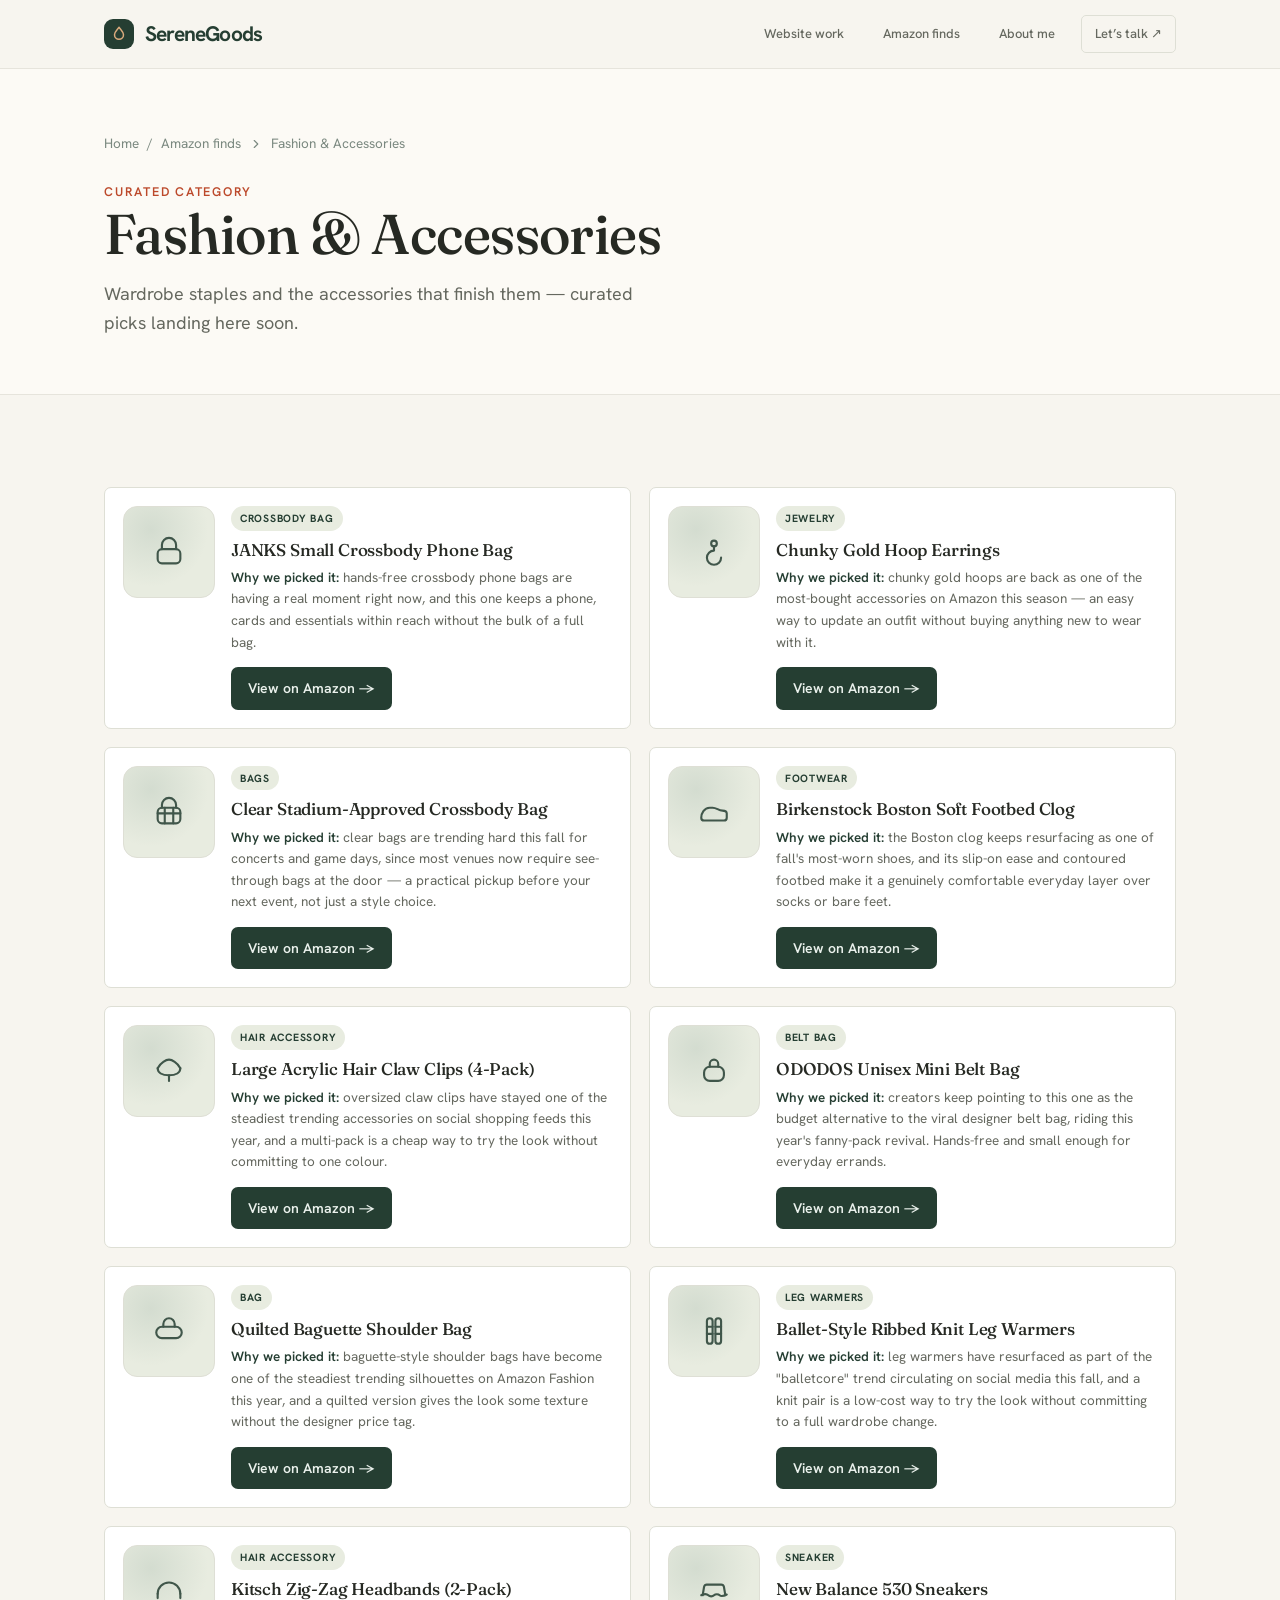
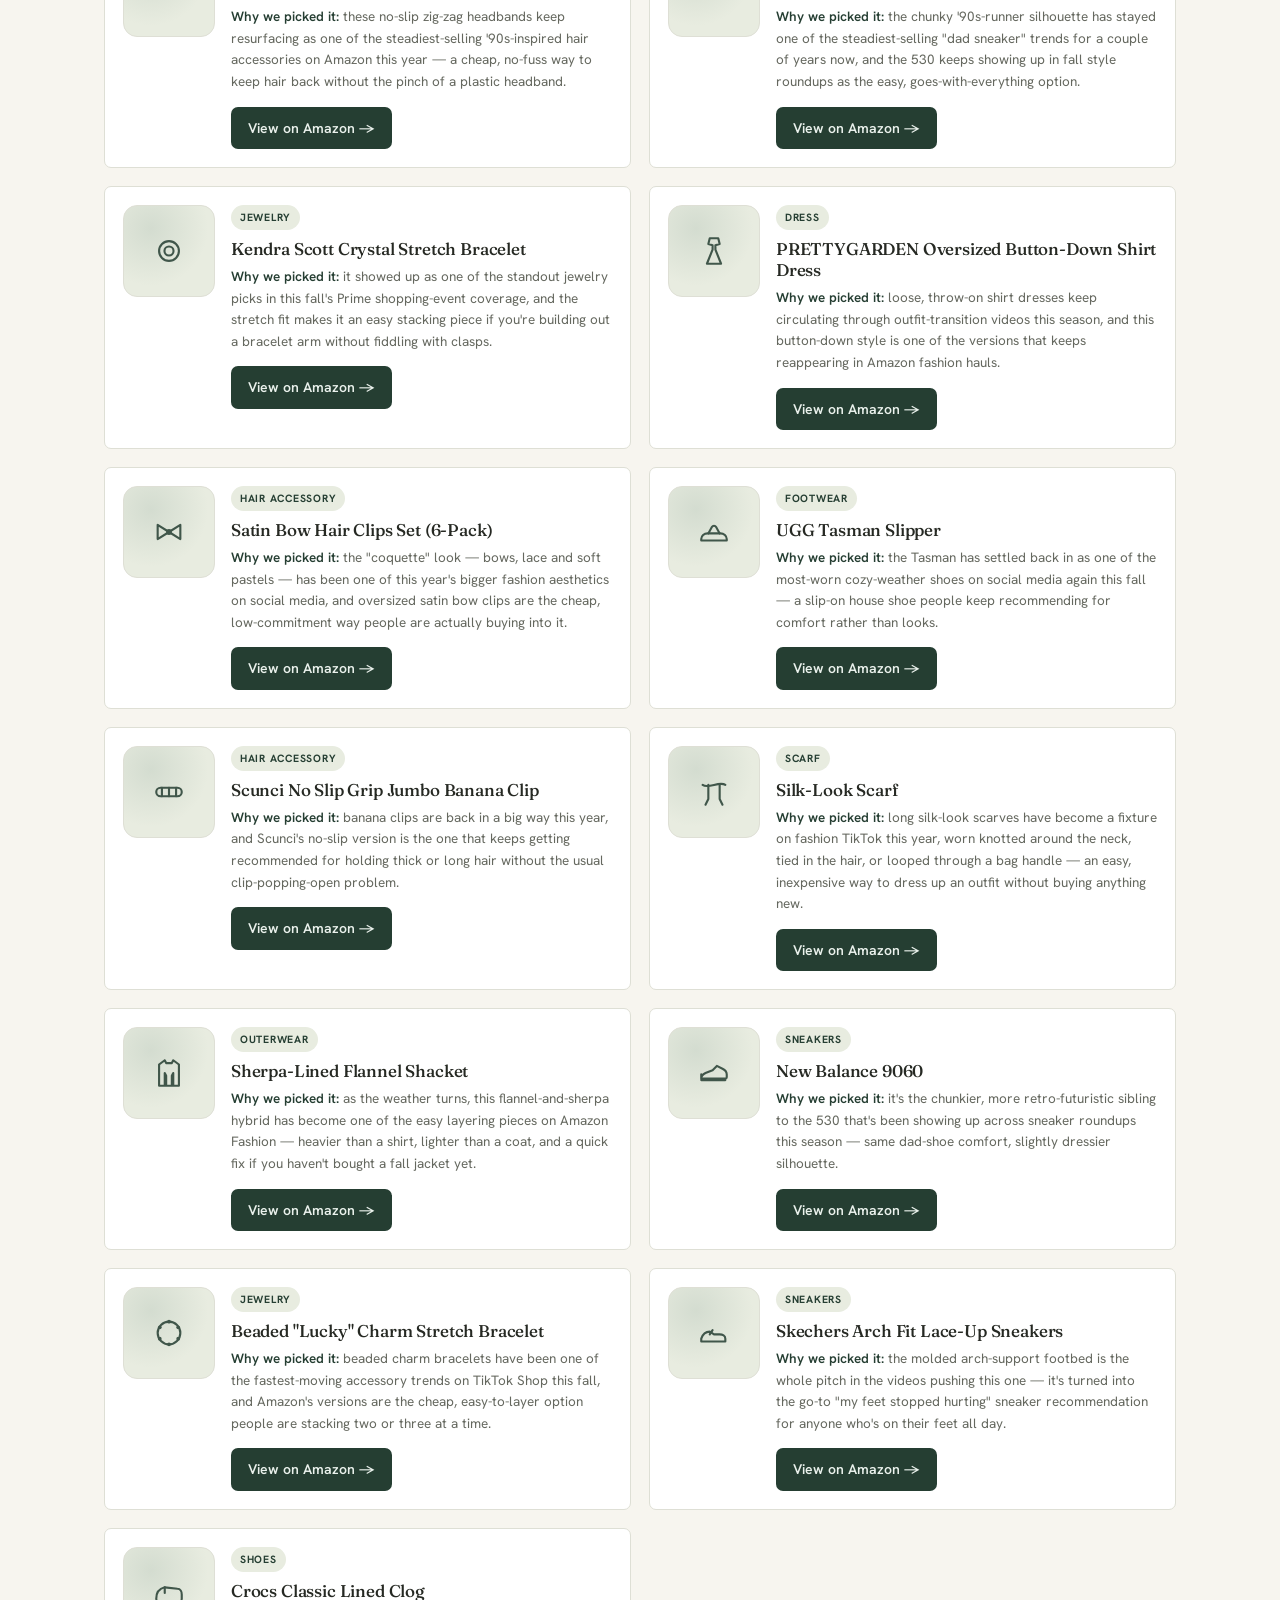
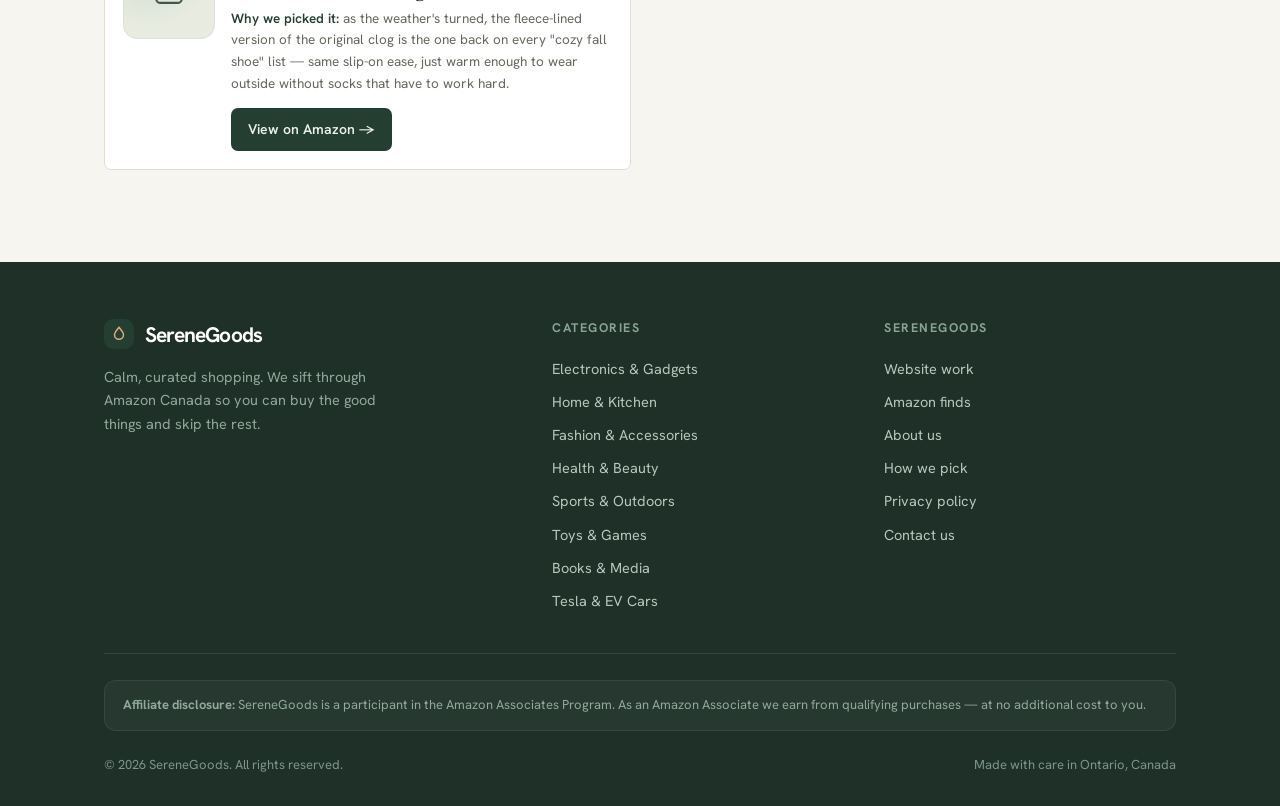
<file: fashion.html>
<!DOCTYPE html>
<html lang="en">
<head>
<meta charset="UTF-8">
<meta name="viewport" content="width=device-width, initial-scale=1.0">
<title>Fashion &amp; Accessories &mdash; SereneGoods</title>
<meta name="description" content="Curated fashion and accessories from Amazon Canada — wardrobe staples and extras worth buying, coming soon from SereneGoods.">
<link rel="preconnect" href="https://fonts.googleapis.com">
<link rel="preconnect" href="https://fonts.gstatic.com" crossorigin>
<link href="https://fonts.googleapis.com/css2?family=Fraunces:ital,opsz,wght@0,9..144,400;0,9..144,500;1,9..144,400;1,9..144,500&family=Hanken+Grotesk:wght@400;500;600;700&display=swap" rel="stylesheet">
<style>
/* =========================================================
   SereneGoods — shared stylesheet
   Calm, editorial curation aesthetic.
   Palette: cool paper · pine · sage · honey accent
   Type: Fraunces (display) + Hanken Grotesk (body/utility)
   ========================================================= */

:root {
  --paper:      #F4F6F3;
  --paper-2:    #FBFCFA;
  --card:       #FFFFFF;
  --ink:        #16241F;
  --ink-soft:   #4C5C54;
  --ink-faint:  #7A887F;
  --pine:       #1E3D35;
  --pine-deep:  #142C26;
  --sage:       #8AA396;
  --sage-soft:  #E5ECE6;
  --honey:      #D9924B;
  --honey-deep: #BE7833;
  --line:       #DCE3DC;
  --line-soft:  #E8EDE8;

  --maxw: 1120px;
  --radius: 18px;
  --radius-sm: 12px;
  --shadow-sm: 0 1px 2px rgba(20,44,38,.04), 0 4px 14px rgba(20,44,38,.05);
  --shadow-md: 0 6px 28px rgba(20,44,38,.10);
  --ease: cubic-bezier(.22,.61,.36,1);

  --font-display: "Fraunces", Georgia, serif;
  --font-body: "Hanken Grotesk", system-ui, -apple-system, sans-serif;
}

/* ---------- reset ---------- */
*, *::before, *::after { box-sizing: border-box; }
* { margin: 0; }
html { -webkit-text-size-adjust: 100%; scroll-behavior: smooth; }
body {
  font-family: var(--font-body);
  background: var(--paper);
  color: var(--ink);
  line-height: 1.6;
  font-size: 17px;
  -webkit-font-smoothing: antialiased;
  text-rendering: optimizeLegibility;
}
img { max-width: 100%; display: block; }
a { color: inherit; text-decoration: none; }
button { font-family: inherit; }

/* ---------- layout helpers ---------- */
.wrap { max-width: var(--maxw); margin: 0 auto; padding: 0 24px; }
.eyebrow {
  font-size: 12.5px; font-weight: 600; letter-spacing: .14em;
  text-transform: uppercase; color: var(--honey-deep);
}
.section { padding: 92px 0; }
.section--tight { padding: 64px 0; }

h1, h2, h3 { font-family: var(--font-display); font-weight: 500; line-height: 1.08; letter-spacing: -.01em; }
.lede { color: var(--ink-soft); font-size: 19px; max-width: 56ch; }

/* ---------- buttons ---------- */
.btn {
  display: inline-flex; align-items: center; gap: 9px;
  font-weight: 600; font-size: 15.5px;
  padding: 13px 22px; border-radius: 999px;
  border: 1px solid transparent; cursor: pointer;
  transition: transform .25s var(--ease), background .25s var(--ease), box-shadow .25s var(--ease), color .2s;
}
.btn svg { width: 17px; height: 17px; }
.btn--primary { background: var(--honey); color: #2a1a08; }
.btn--primary:hover { background: var(--honey-deep); color: #fff; transform: translateY(-2px); box-shadow: 0 8px 20px rgba(190,120,51,.28); }
.btn--ghost { background: transparent; color: var(--pine); border-color: var(--line); }
.btn--ghost:hover { background: var(--sage-soft); border-color: var(--sage); transform: translateY(-2px); }
.btn--pine { background: var(--pine); color: #EAF1EC; }
.btn--pine:hover { background: var(--pine-deep); transform: translateY(-2px); box-shadow: var(--shadow-md); }

/* ---------- header ---------- */
.site-header {
  position: sticky; top: 0; z-index: 50;
  background: rgba(244,246,243,.82);
  backdrop-filter: saturate(140%) blur(10px);
  border-bottom: 1px solid var(--line-soft);
}
.nav { display: flex; align-items: center; justify-content: space-between; height: 68px; }
.brand { display: inline-flex; align-items: center; gap: 11px; font-family: var(--font-display); font-size: 21px; font-weight: 500; color: var(--pine); letter-spacing: -.01em; }
.brand .mark {
  width: 30px; height: 30px; border-radius: 9px;
  background: var(--pine); display: grid; place-items: center; flex: none;
}
.brand .mark svg { width: 18px; height: 18px; color: var(--honey); }
.nav-links { display: flex; align-items: center; gap: 4px; }
.nav-links a {
  font-size: 14.5px; font-weight: 500; color: var(--ink-soft);
  padding: 8px 13px; border-radius: 999px; transition: background .2s, color .2s;
}
.nav-links a:hover, .nav-links a[aria-current="page"] { background: var(--sage-soft); color: var(--pine); }
.nav-toggle { display: none; background: none; border: 1px solid var(--line); border-radius: 10px; padding: 8px; cursor: pointer; }
.nav-toggle svg { width: 20px; height: 20px; color: var(--pine); }

/* ---------- hero ---------- */
.hero { padding: 76px 0 40px; }
.hero-grid { display: grid; grid-template-columns: 1.15fr .85fr; gap: 56px; align-items: center; }
.hero h1 { font-size: clamp(40px, 6vw, 66px); margin: 18px 0 22px; }
.hero h1 em { font-style: italic; color: var(--honey-deep); }
.hero .lede { margin-bottom: 30px; }
.hero-actions { display: flex; gap: 14px; flex-wrap: wrap; }
.hero-meta { margin-top: 34px; display: flex; gap: 30px; }
.hero-meta .stat { display: flex; flex-direction: column; }
.hero-meta .num { font-family: var(--font-display); font-size: 27px; color: var(--pine); line-height: 1; }
.hero-meta .lbl { font-size: 13px; color: var(--ink-faint); margin-top: 5px; }

/* editor's pick — signature card */
.pick {
  background: var(--pine); color: #EAF1EC; border-radius: var(--radius);
  padding: 26px; position: relative; overflow: hidden; box-shadow: var(--shadow-md);
}
.pick::after {
  content: ""; position: absolute; right: -60px; top: -60px;
  width: 200px; height: 200px; border-radius: 50%;
  background: radial-gradient(circle at center, rgba(217,146,75,.34), transparent 68%);
}
.pick .tag { display: inline-flex; align-items: center; gap: 7px; font-size: 12px; font-weight: 600; letter-spacing: .12em; text-transform: uppercase; color: var(--honey); }
.pick .tag svg { width: 14px; height: 14px; }
.pick-art {
  margin: 18px 0; height: 168px; border-radius: var(--radius-sm);
  background:
    linear-gradient(135deg, rgba(255,255,255,.08), rgba(255,255,255,0)),
    repeating-linear-gradient(45deg, rgba(255,255,255,.04) 0 10px, transparent 10px 20px),
    var(--pine-deep);
  display: grid; place-items: center; border: 1px solid rgba(255,255,255,.08);
}
.pick-art svg { width: 58px; height: 58px; color: var(--sage); opacity: .9; }
.pick h3 { font-size: 22px; color: #fff; margin-bottom: 7px; }
.pick p { color: #BFD0C6; font-size: 14.5px; margin-bottom: 18px; }

/* ---------- category grid ---------- */
.section-head { max-width: 60ch; margin-bottom: 40px; }
.section-head h2 { font-size: clamp(28px, 3.4vw, 40px); margin: 12px 0 14px; }
.cat-grid { display: grid; grid-template-columns: repeat(4, 1fr); gap: 16px; }
.cat-card {
  background: var(--card); border: 1px solid var(--line); border-radius: var(--radius);
  padding: 24px 22px 22px; transition: transform .3s var(--ease), box-shadow .3s var(--ease), border-color .3s;
  position: relative; min-height: 168px; display: flex; flex-direction: column;
}
.cat-card:hover { transform: translateY(-4px); box-shadow: var(--shadow-md); border-color: var(--sage); }
.cat-ic {
  width: 50px; height: 50px; border-radius: 13px; background: var(--sage-soft);
  display: grid; place-items: center; margin-bottom: 16px; transition: background .3s;
}
.cat-ic svg { width: 26px; height: 26px; color: var(--pine); stroke-width: 1.6; }
.cat-card:hover .cat-ic { background: var(--pine); }
.cat-card:hover .cat-ic svg { color: var(--honey); }
.cat-card h3 { font-size: 18.5px; margin-bottom: 5px; font-weight: 500; }
.cat-card p { font-size: 13.5px; color: var(--ink-faint); margin-top: auto; }
.cat-card .arrow { position: absolute; top: 24px; right: 22px; color: var(--line); transition: color .3s, transform .3s; }
.cat-card:hover .arrow { color: var(--honey); transform: translate(3px,-3px); }
.cat-card .arrow svg { width: 18px; height: 18px; }

/* ---------- how we pick ---------- */
.pick-band { background: var(--paper-2); border-top: 1px solid var(--line-soft); border-bottom: 1px solid var(--line-soft); }
.pillars { display: grid; grid-template-columns: repeat(3, 1fr); gap: 30px; }
.pillar { padding-top: 22px; border-top: 2px solid var(--pine); }
.pillar .n { font-family: var(--font-display); font-size: 15px; color: var(--honey-deep); }
.pillar h3 { font-size: 21px; margin: 12px 0 9px; font-weight: 500; }
.pillar p { font-size: 15px; color: var(--ink-soft); }

/* ---------- featured products strip ---------- */
.feat-grid { display: grid; grid-template-columns: repeat(2, 1fr); gap: 18px; }

/* ---------- product card (compact, image-optional) ---------- */
.prod-grid { display: grid; grid-template-columns: repeat(2, 1fr); gap: 18px; }
.prod {
  background: var(--card); border: 1px solid var(--line); border-radius: var(--radius);
  padding: 18px; display: flex; gap: 16px; align-items: flex-start;
  transition: transform .3s var(--ease), box-shadow .3s var(--ease), border-color .3s;
}
.prod:hover { transform: translateY(-3px); box-shadow: var(--shadow-md); border-color: var(--sage); }
/* small thumbnail tile — shows an icon by default, or a product photo if you add one */
.prod-thumb {
  width: 92px; height: 92px; flex: none; border-radius: 14px; overflow: hidden;
  border: 1px solid var(--line);
  background: radial-gradient(circle at 30% 25%, rgba(138,163,150,.22), transparent 62%), var(--sage-soft);
  display: grid; place-items: center;
}
.prod-thumb img { width: 100%; height: 100%; object-fit: cover; }
.prod-thumb svg { width: 34px; height: 34px; color: var(--pine); opacity: .85; stroke-width: 1.5; }
.prod-body { display: flex; flex-direction: column; min-width: 0; }
.prod-tag {
  align-self: flex-start; background: var(--sage-soft);
  font-size: 10.5px; font-weight: 700; letter-spacing: .07em; text-transform: uppercase;
  color: var(--pine); padding: 4px 9px; border-radius: 999px; margin-bottom: 8px;
}
.prod-body h3 { font-size: 17px; font-weight: 500; line-height: 1.25; margin-bottom: 7px; }
.prod-why { font-size: 13.5px; color: var(--ink-soft); margin-bottom: 14px; }
.prod-why b { color: var(--pine); font-weight: 600; }
.prod-foot { margin-top: auto; }
.btn--sm { padding: 9px 16px; font-size: 14px; }

/* ---------- newsletter / contact ---------- */
.cta-band { background: var(--pine); color: #EAF1EC; border-radius: 26px; padding: 56px 48px; text-align: center; position: relative; overflow: hidden; }
.cta-band::before { content:""; position:absolute; inset:0; background: radial-gradient(circle at 80% -10%, rgba(217,146,75,.25), transparent 55%); }
.cta-band > * { position: relative; }
.cta-band h2 { font-size: clamp(28px, 4vw, 42px); color: #fff; margin-bottom: 14px; }
.cta-band p { color: #C3D2C9; max-width: 50ch; margin: 0 auto 28px; }
.cta-form { display: flex; gap: 10px; max-width: 440px; margin: 0 auto; }
.cta-form input {
  flex: 1; padding: 13px 18px; border-radius: 999px; border: 1px solid rgba(255,255,255,.2);
  background: rgba(255,255,255,.08); color: #fff; font-size: 15px; font-family: inherit;
}
.cta-form input::placeholder { color: #9FB3A7; }
.cta-form input:focus { outline: 2px solid var(--honey); outline-offset: 1px; }

/* ---------- footer ---------- */
.site-footer { background: var(--pine-deep); color: #B7C7BD; padding: 56px 0 30px; }
.foot-grid { display: grid; grid-template-columns: 1.4fr 1fr 1fr; gap: 40px; padding-bottom: 36px; border-bottom: 1px solid rgba(255,255,255,.1); }
.site-footer .brand { color: #fff; margin-bottom: 14px; }
.foot-about { font-size: 14.5px; color: #93A89C; max-width: 38ch; }
.foot-col h4 { font-family: var(--font-body); font-size: 12.5px; letter-spacing: .12em; text-transform: uppercase; color: var(--sage); margin-bottom: 14px; font-weight: 700; }
.foot-col a { display: block; font-size: 14.5px; padding: 5px 0; color: #B7C7BD; transition: color .2s; }
.foot-col a:hover { color: var(--honey); }
.foot-bottom { display: flex; justify-content: space-between; gap: 18px; flex-wrap: wrap; padding-top: 24px; font-size: 13px; color: #7E948A; }
.disclosure { background: rgba(255,255,255,.04); border: 1px solid rgba(255,255,255,.08); border-radius: 12px; padding: 14px 18px; font-size: 13px; color: #93A89C; margin-top: 26px; }

/* ---------- category page header band ---------- */
.page-band { background: var(--paper-2); border-bottom: 1px solid var(--line-soft); padding: 64px 0 56px; }
.page-band .eyebrow { margin-bottom: 14px; }
.page-band h1 { font-size: clamp(36px, 5vw, 56px); margin-bottom: 16px; }
.page-band .lede { font-size: 18px; }
.crumbs { display: flex; gap: 8px; align-items: center; font-size: 13.5px; color: var(--ink-faint); margin-bottom: 22px; }
.crumbs a:hover { color: var(--pine); }
.crumbs svg { width: 14px; height: 14px; }

/* ---------- motion / a11y ---------- */
.reveal { opacity: 0; transform: translateY(18px); }
.reveal.in { opacity: 1; transform: none; transition: opacity .7s var(--ease), transform .7s var(--ease); }
:focus-visible { outline: 2px solid var(--honey-deep); outline-offset: 2px; border-radius: 4px; }
@media (prefers-reduced-motion: reduce) {
  * { scroll-behavior: auto !important; }
  .reveal { opacity: 1; transform: none; transition: none; }
  .btn:hover, .cat-card:hover, .prod:hover { transform: none; }
}

/* ---------- responsive ---------- */
@media (max-width: 940px) {
  .hero-grid { grid-template-columns: 1fr; gap: 36px; }
  .cat-grid { grid-template-columns: repeat(2, 1fr); }
  .feat-grid, .prod-grid { grid-template-columns: repeat(2, 1fr); }
  .pillars { grid-template-columns: 1fr; gap: 22px; }
  .foot-grid { grid-template-columns: 1fr 1fr; }
  .nav-links { display: none; }
  .nav-links.open {
    display: flex; flex-direction: column; align-items: stretch;
    position: absolute; top: 68px; left: 0; right: 0; background: var(--paper-2);
    border-bottom: 1px solid var(--line); padding: 12px 24px 18px; gap: 2px;
  }
  .nav-toggle { display: inline-flex; }
}
@media (max-width: 560px) {
  body { font-size: 16px; }
  .section { padding: 64px 0; }
  .cat-grid, .feat-grid, .prod-grid { grid-template-columns: 1fr; }
  .foot-grid { grid-template-columns: 1fr; }
  .cta-form { flex-direction: column; }
  .cta-band { padding: 40px 24px; }
  .hero-meta { gap: 22px; }
}

/* ---------- empty / coming-soon state ---------- */
.empty { text-align: center; max-width: 600px; margin: 0 auto; padding: 40px 24px 20px; }
.empty-ic { width: 88px; height: 88px; border-radius: 24px; background: var(--sage-soft); display: grid; place-items: center; margin: 0 auto 28px; }
.empty-ic svg { width: 42px; height: 42px; color: var(--pine); stroke-width: 1.5; }
.empty h2 { font-size: clamp(26px, 4vw, 34px); margin-bottom: 14px; }
.empty p { color: var(--ink-soft); font-size: 17px; margin-bottom: 30px; }
.empty-actions { display: flex; gap: 12px; justify-content: center; flex-wrap: wrap; }

/* ---------- content / prose pages (about, privacy) ---------- */
.prose { max-width: 760px; }
.prose h2 { font-family: var(--font-display); font-weight: 500; font-size: 25px; margin: 40px 0 14px; }
.prose h2:first-child { margin-top: 0; }
.prose h3 { font-size: 18px; font-weight: 600; margin: 26px 0 8px; color: var(--pine); }
.prose p { margin-bottom: 16px; color: var(--ink-soft); line-height: 1.75; }
.prose ul { margin: 0 0 18px; padding-left: 22px; }
.prose li { margin-bottom: 9px; color: var(--ink-soft); line-height: 1.65; }
.prose a { color: var(--pine); text-decoration: underline; text-underline-offset: 2px; }
.prose a:hover { color: var(--honey-deep); }
.prose strong { color: var(--ink); font-weight: 600; }
.prose .muted { font-size: 14px; color: var(--ink-faint); }
.callout { background: var(--sage-soft); border-left: 3px solid var(--pine); border-radius: 12px; padding: 18px 22px; margin: 22px 0; }
.callout p { margin: 0; color: var(--ink); font-size: 15px; }

</style>
<link rel="stylesheet" href="affiliate-shell.css">
</head>
<body>

<header class="site-header">
  <div class="wrap nav">
    <a class="brand" href="index.html" aria-label="SereneGoods home">
      <span class="mark" aria-hidden="true"><svg viewBox="0 0 24 24" fill="none" stroke="currentColor" stroke-width="2" stroke-linecap="round" stroke-linejoin="round"><path d="M12 3c-3 4-6 6-6 10a6 6 0 0 0 12 0c0-4-3-6-6-10Z"/></svg></span>
      SereneGoods
    </a>
    <nav class="nav-links" id="navlinks" aria-label="Main navigation">
      <a href="index.html#work">Website work</a>
      <a href="finds.html">Amazon finds</a>
      <a href="index.html#about">About me</a>
      <a href="index.html#contact">Let’s talk ↗</a>
    </nav>
    <button class="nav-toggle" id="navtoggle" aria-controls="navlinks" aria-label="Toggle menu" aria-expanded="false"><svg viewBox="0 0 24 24" fill="none" stroke="currentColor" stroke-width="2" stroke-linecap="round"><path d="M4 7h16M4 12h16M4 17h16"/></svg></button>
  </div>
</header>

<section class="page-band">
  <div class="wrap">
    <nav class="crumbs" aria-label="Breadcrumb">
      <a href="index.html">Home</a><span aria-hidden="true"> / </span><a href="finds.html">Amazon finds</a><svg viewBox="0 0 24 24" fill="none" stroke="currentColor" stroke-width="2" stroke-linecap="round" stroke-linejoin="round"><path d="m9 18 6-6-6-6"/></svg><span>Fashion &amp; Accessories</span>
    </nav>
    <span class="eyebrow">Curated category</span>
    <h1>Fashion &amp; Accessories</h1>
    <p class="lede">Wardrobe staples and the accessories that finish them — curated picks landing here soon.</p>
  </div>
</section>

<section class="section">
  <div class="wrap">
    <div class="prod-grid">
      <article class="prod reveal" data-trend-date="2026-10-04">
        <div class="prod-thumb"><svg viewBox="0 0 24 24" fill="none" stroke="currentColor" stroke-width="1.4" stroke-linecap="round" stroke-linejoin="round"><path d="M7 10V7a5 5 0 0 1 10 0v3"/><rect x="4" y="10" width="16" height="10" rx="3"/></svg></div>
        <div class="prod-body">
          <span class="prod-tag">Crossbody bag</span>
          <h3>JANKS Small Crossbody Phone Bag</h3>
          <p class="prod-why"><b>Why we picked it:</b> hands-free crossbody phone bags are having a real moment right now, and this one keeps a phone, cards and essentials within reach without the bulk of a full bag.</p>
          <div class="prod-foot"><a class="btn btn--pine btn--sm" href="https://www.amazon.ca/s?k=JANKS+Small+Crossbody+Phone+Bag&tag=serenegoods-20" target="_blank" rel="sponsored nofollow noopener">View on Amazon &rarr;</a></div>
        </div>
      </article>
      <article class="prod reveal" data-trend-date="2026-10-05">
        <div class="prod-thumb"><svg viewBox="0 0 24 24" fill="none" stroke="currentColor" stroke-width="1.4" stroke-linecap="round" stroke-linejoin="round"><circle cx="12" cy="6" r="2"/><path d="M12 8v3a5 5 0 1 0 5 5"/></svg></div>
        <div class="prod-body">
          <span class="prod-tag">Jewelry</span>
          <h3>Chunky Gold Hoop Earrings</h3>
          <p class="prod-why"><b>Why we picked it:</b> chunky gold hoops are back as one of the most-bought accessories on Amazon this season — an easy way to update an outfit without buying anything new to wear with it.</p>
          <div class="prod-foot"><a class="btn btn--pine btn--sm" href="https://www.amazon.ca/s?k=Chunky+Gold+Hoop+Earrings&tag=serenegoods-20" target="_blank" rel="sponsored nofollow noopener">View on Amazon &rarr;</a></div>
        </div>
      </article>
      <article class="prod reveal" data-trend-date="2026-10-06">
        <div class="prod-thumb"><svg viewBox="0 0 24 24" fill="none" stroke="currentColor" stroke-width="1.4" stroke-linecap="round" stroke-linejoin="round"><path d="M7 9V7a5 5 0 0 1 10 0v2"/><rect x="4" y="9" width="16" height="11" rx="3"/><path d="M4 13h16M9 9v11M15 9v11"/></svg></div>
        <div class="prod-body">
          <span class="prod-tag">Bags</span>
          <h3>Clear Stadium-Approved Crossbody Bag</h3>
          <p class="prod-why"><b>Why we picked it:</b> clear bags are trending hard this fall for concerts and game days, since most venues now require see-through bags at the door — a practical pickup before your next event, not just a style choice.</p>
          <div class="prod-foot"><a class="btn btn--pine btn--sm" href="https://www.amazon.ca/s?k=Clear+Stadium+Approved+Crossbody+Bag&tag=serenegoods-20" target="_blank" rel="sponsored nofollow noopener">View on Amazon &rarr;</a></div>
        </div>
      </article>
      <article class="prod reveal" data-trend-date="2026-10-07">
        <div class="prod-thumb"><svg viewBox="0 0 24 24" fill="none" stroke="currentColor" stroke-width="1.4" stroke-linecap="round" stroke-linejoin="round"><path d="M3 16c0-3 2-7 6-7h2c3 0 4 2 7 2 1.5 0 3 .5 3 2v3a2 2 0 0 1-2 2H5a2 2 0 0 1-2-2Z"/></svg></div>
        <div class="prod-body">
          <span class="prod-tag">Footwear</span>
          <h3>Birkenstock Boston Soft Footbed Clog</h3>
          <p class="prod-why"><b>Why we picked it:</b> the Boston clog keeps resurfacing as one of fall's most-worn shoes, and its slip-on ease and contoured footbed make it a genuinely comfortable everyday layer over socks or bare feet.</p>
          <div class="prod-foot"><a class="btn btn--pine btn--sm" href="https://www.amazon.ca/s?k=Birkenstock+Boston+Soft+Footbed+Clog&tag=serenegoods-20" target="_blank" rel="sponsored nofollow noopener">View on Amazon &rarr;</a></div>
        </div>
      </article>
      <article class="prod reveal" data-trend-date="2026-10-08">
        <div class="prod-thumb"><svg viewBox="0 0 24 24" fill="none" stroke="currentColor" stroke-width="1.4" stroke-linecap="round" stroke-linejoin="round"><path d="M4 10c2-4 6-6 8-6s6 2 8 6"/><path d="M4 10c0 3 3 5 8 5s8-2 8-5"/><path d="M12 15v4"/></svg></div>
        <div class="prod-body">
          <span class="prod-tag">Hair accessory</span>
          <h3>Large Acrylic Hair Claw Clips (4-Pack)</h3>
          <p class="prod-why"><b>Why we picked it:</b> oversized claw clips have stayed one of the steadiest trending accessories on social shopping feeds this year, and a multi-pack is a cheap way to try the look without committing to one colour.</p>
          <div class="prod-foot"><a class="btn btn--pine btn--sm" href="https://www.amazon.ca/s?k=Large+Acrylic+Hair+Claw+Clips+4+Pack&tag=serenegoods-20" target="_blank" rel="sponsored nofollow noopener">View on Amazon &rarr;</a></div>
        </div>
      </article>
      <article class="prod reveal" data-trend-date="2026-10-09">
        <div class="prod-thumb"><svg viewBox="0 0 24 24" fill="none" stroke="currentColor" stroke-width="1.4" stroke-linecap="round" stroke-linejoin="round"><rect x="5" y="9" width="14" height="10" rx="4"/><path d="M9 9V7a3 3 0 0 1 6 0v2"/></svg></div>
        <div class="prod-body">
          <span class="prod-tag">Belt bag</span>
          <h3>ODODOS Unisex Mini Belt Bag</h3>
          <p class="prod-why"><b>Why we picked it:</b> creators keep pointing to this one as the budget alternative to the viral designer belt bag, riding this year's fanny-pack revival. Hands-free and small enough for everyday errands.</p>
          <div class="prod-foot"><a class="btn btn--pine btn--sm" href="https://www.amazon.ca/s?k=ODODOS+Mini+Belt+Bag&tag=serenegoods-20" target="_blank" rel="sponsored nofollow noopener">View on Amazon &rarr;</a></div>
        </div>
      </article>
      <article class="prod reveal" data-trend-date="2026-10-10">
        <div class="prod-thumb"><svg viewBox="0 0 24 24" fill="none" stroke="currentColor" stroke-width="1.4" stroke-linecap="round" stroke-linejoin="round"><rect x="3" y="9" width="18" height="8" rx="4"/><path d="M8 9V7a4 4 0 0 1 8 0v2"/></svg></div>
        <div class="prod-body">
          <span class="prod-tag">Bag</span>
          <h3>Quilted Baguette Shoulder Bag</h3>
          <p class="prod-why"><b>Why we picked it:</b> baguette-style shoulder bags have become one of the steadiest trending silhouettes on Amazon Fashion this year, and a quilted version gives the look some texture without the designer price tag.</p>
          <div class="prod-foot"><a class="btn btn--pine btn--sm" href="https://www.amazon.ca/s?k=Quilted+Baguette+Shoulder+Bag&tag=serenegoods-20" target="_blank" rel="sponsored nofollow noopener">View on Amazon &rarr;</a></div>
        </div>
      </article>
      <article class="prod reveal" data-trend-date="2026-10-11">
        <div class="prod-thumb"><svg viewBox="0 0 24 24" fill="none" stroke="currentColor" stroke-width="1.4" stroke-linecap="round" stroke-linejoin="round"><rect x="7" y="3" width="4" height="18" rx="2"/><rect x="13" y="3" width="4" height="18" rx="2"/><path d="M7 9h4M13 9h4M7 14h4M13 14h4"/></svg></div>
        <div class="prod-body">
          <span class="prod-tag">Leg warmers</span>
          <h3>Ballet-Style Ribbed Knit Leg Warmers</h3>
          <p class="prod-why"><b>Why we picked it:</b> leg warmers have resurfaced as part of the "balletcore" trend circulating on social media this fall, and a knit pair is a low-cost way to try the look without committing to a full wardrobe change.</p>
          <div class="prod-foot"><a class="btn btn--pine btn--sm" href="https://www.amazon.ca/s?k=Ballet+Style+Ribbed+Knit+Leg+Warmers&tag=serenegoods-20" target="_blank" rel="sponsored nofollow noopener">View on Amazon &rarr;</a></div>
        </div>
      </article>
      <article class="prod reveal" data-trend-date="2026-10-12">
        <div class="prod-thumb"><svg viewBox="0 0 24 24" fill="none" stroke="currentColor" stroke-width="1.4" stroke-linecap="round" stroke-linejoin="round"><path d="M4 14a8 8 0 0 1 16 0"/><path d="M4 14v3M20 14v3"/></svg></div>
        <div class="prod-body">
          <span class="prod-tag">Hair accessory</span>
          <h3>Kitsch Zig-Zag Headbands (2-Pack)</h3>
          <p class="prod-why"><b>Why we picked it:</b> these no-slip zig-zag headbands keep resurfacing as one of the steadiest-selling '90s-inspired hair accessories on Amazon this year — a cheap, no-fuss way to keep hair back without the pinch of a plastic headband.</p>
          <div class="prod-foot"><a class="btn btn--pine btn--sm" href="https://www.amazon.ca/s?k=Kitsch+Zig+Zag+Headbands&tag=serenegoods-20" target="_blank" rel="sponsored nofollow noopener">View on Amazon &rarr;</a></div>
        </div>
      </article>
      <article class="prod reveal" data-trend-date="2026-10-13">
        <div class="prod-thumb"><svg viewBox="0 0 24 24" fill="none" stroke="currentColor" stroke-width="1.4" stroke-linecap="round" stroke-linejoin="round"><path d="M3 15c2-1 4-1 5 0s3 1 4 0 3-1 4 0 3 .5 5-.5"/><path d="M4 15l1-6a2 2 0 0 1 2-1.5h10a2 2 0 0 1 2 1.5l1 6"/></svg></div>
        <div class="prod-body">
          <span class="prod-tag">Sneaker</span>
          <h3>New Balance 530 Sneakers</h3>
          <p class="prod-why"><b>Why we picked it:</b> the chunky '90s-runner silhouette has stayed one of the steadiest-selling "dad sneaker" trends for a couple of years now, and the 530 keeps showing up in fall style roundups as the easy, goes-with-everything option.</p>
          <div class="prod-foot"><a class="btn btn--pine btn--sm" href="https://www.amazon.ca/s?k=New+Balance+530+Sneakers&tag=serenegoods-20" target="_blank" rel="sponsored nofollow noopener">View on Amazon &rarr;</a></div>
        </div>
      </article>
      <article class="prod reveal" data-trend-date="2026-10-14">
        <div class="prod-thumb"><svg viewBox="0 0 24 24" fill="none" stroke="currentColor" stroke-width="1.4" stroke-linecap="round" stroke-linejoin="round"><circle cx="12" cy="12" r="7"/><circle cx="12" cy="12" r="3.2"/></svg></div>
        <div class="prod-body">
          <span class="prod-tag">Jewelry</span>
          <h3>Kendra Scott Crystal Stretch Bracelet</h3>
          <p class="prod-why"><b>Why we picked it:</b> it showed up as one of the standout jewelry picks in this fall's Prime shopping-event coverage, and the stretch fit makes it an easy stacking piece if you're building out a bracelet arm without fiddling with clasps.</p>
          <div class="prod-foot"><a class="btn btn--pine btn--sm" href="https://www.amazon.ca/s?k=Kendra+Scott+Crystal+Stretch+Bracelet&tag=serenegoods-20" target="_blank" rel="sponsored nofollow noopener">View on Amazon &rarr;</a></div>
        </div>
      </article>
      <article class="prod reveal" data-trend-date="2026-10-15">
        <div class="prod-thumb"><svg viewBox="0 0 24 24" fill="none" stroke="currentColor" stroke-width="1.4" stroke-linecap="round" stroke-linejoin="round"><path d="M9 3h6l1 4-3 1v3l4 10H7l4-10v-3l-3-1 1-4Z"/></svg></div>
        <div class="prod-body">
          <span class="prod-tag">Dress</span>
          <h3>PRETTYGARDEN Oversized Button-Down Shirt Dress</h3>
          <p class="prod-why"><b>Why we picked it:</b> loose, throw-on shirt dresses keep circulating through outfit-transition videos this season, and this button-down style is one of the versions that keeps reappearing in Amazon fashion hauls.</p>
          <div class="prod-foot"><a class="btn btn--pine btn--sm" href="https://www.amazon.ca/s?k=PRETTYGARDEN+Oversized+Button+Down+Shirt+Dress&tag=serenegoods-20" target="_blank" rel="sponsored nofollow noopener">View on Amazon &rarr;</a></div>
        </div>
      </article>
      <article class="prod reveal" data-trend-date="2026-10-16">
        <div class="prod-thumb"><svg viewBox="0 0 24 24" fill="none" stroke="currentColor" stroke-width="1.4" stroke-linecap="round" stroke-linejoin="round"><path d="M12 12 4 7v10l8-5Z"/><path d="M12 12l8-5v10l-8-5Z"/><circle cx="12" cy="12" r="1.3"/></svg></div>
        <div class="prod-body">
          <span class="prod-tag">Hair accessory</span>
          <h3>Satin Bow Hair Clips Set (6-Pack)</h3>
          <p class="prod-why"><b>Why we picked it:</b> the "coquette" look — bows, lace and soft pastels — has been one of this year's bigger fashion aesthetics on social media, and oversized satin bow clips are the cheap, low-commitment way people are actually buying into it.</p>
          <div class="prod-foot"><a class="btn btn--pine btn--sm" href="https://www.amazon.ca/s?k=Satin+Bow+Hair+Clips+Set&tag=serenegoods-20" target="_blank" rel="sponsored nofollow noopener">View on Amazon &rarr;</a></div>
        </div>
      </article>
      <article class="prod reveal" data-trend-date="2026-10-17">
        <div class="prod-thumb"><svg viewBox="0 0 24 24" fill="none" stroke="currentColor" stroke-width="1.4" stroke-linecap="round" stroke-linejoin="round"><path d="M3 17c0-2.2 2-4 4.5-4h9c2.5 0 4.5 1.8 4.5 4v1H3v-1Z"/><path d="M8 13l2.5-4.5c.7-1.2 2.3-1.2 3 0L16 13"/></svg></div>
        <div class="prod-body">
          <span class="prod-tag">Footwear</span>
          <h3>UGG Tasman Slipper</h3>
          <p class="prod-why"><b>Why we picked it:</b> the Tasman has settled back in as one of the most-worn cozy-weather shoes on social media again this fall — a slip-on house shoe people keep recommending for comfort rather than looks.</p>
          <div class="prod-foot"><a class="btn btn--pine btn--sm" href="https://www.amazon.ca/s?k=UGG+Tasman+Slipper&tag=serenegoods-20" target="_blank" rel="sponsored nofollow noopener">View on Amazon &rarr;</a></div>
        </div>
      </article>
      <article class="prod reveal" data-trend-date="2026-10-18">
        <div class="prod-thumb"><svg viewBox="0 0 24 24" fill="none" stroke="currentColor" stroke-width="1.4" stroke-linecap="round" stroke-linejoin="round"><rect x="3" y="9" width="18" height="6" rx="3"/><path d="M7 9v6M12 9v6M17 9v6"/></svg></div>
        <div class="prod-body">
          <span class="prod-tag">Hair accessory</span>
          <h3>Scunci No Slip Grip Jumbo Banana Clip</h3>
          <p class="prod-why"><b>Why we picked it:</b> banana clips are back in a big way this year, and Scunci's no-slip version is the one that keeps getting recommended for holding thick or long hair without the usual clip-popping-open problem.</p>
          <div class="prod-foot"><a class="btn btn--pine btn--sm" href="https://www.amazon.ca/s?k=Scunci+No+Slip+Grip+Jumbo+Banana+Clip&tag=serenegoods-20" target="_blank" rel="sponsored nofollow noopener">View on Amazon &rarr;</a></div>
        </div>
      </article>
      <article class="prod reveal" data-trend-date="2026-10-19">
        <div class="prod-thumb"><svg viewBox="0 0 24 24" fill="none" stroke="currentColor" stroke-width="1.4" stroke-linecap="round" stroke-linejoin="round"><path d="M4 7c4 3 12-3 16 0"/><path d="M8 7v10l-2 4M16 7v10l2 4"/></svg></div>
        <div class="prod-body">
          <span class="prod-tag">Scarf</span>
          <h3>Silk-Look Scarf</h3>
          <p class="prod-why"><b>Why we picked it:</b> long silk-look scarves have become a fixture on fashion TikTok this year, worn knotted around the neck, tied in the hair, or looped through a bag handle — an easy, inexpensive way to dress up an outfit without buying anything new.</p>
          <div class="prod-foot"><a class="btn btn--pine btn--sm" href="https://www.amazon.ca/s?k=Silk+Look+Scarf+Long&tag=serenegoods-20" target="_blank" rel="sponsored nofollow noopener">View on Amazon &rarr;</a></div>
        </div>
      </article>
      <article class="prod reveal" data-trend-date="2026-10-20">
        <div class="prod-thumb"><svg viewBox="0 0 24 24" fill="none" stroke="currentColor" stroke-width="1.4" stroke-linecap="round" stroke-linejoin="round"><path d="M9 3 5 6v15h4v-9l1 2v7h4v-7l1-2v9h4V6l-4-3-1 2h-4Z"/></svg></div>
        <div class="prod-body">
          <span class="prod-tag">Outerwear</span>
          <h3>Sherpa-Lined Flannel Shacket</h3>
          <p class="prod-why"><b>Why we picked it:</b> as the weather turns, this flannel-and-sherpa hybrid has become one of the easy layering pieces on Amazon Fashion — heavier than a shirt, lighter than a coat, and a quick fix if you haven't bought a fall jacket yet.</p>
          <div class="prod-foot"><a class="btn btn--pine btn--sm" href="https://www.amazon.ca/s?k=Sherpa+Lined+Flannel+Shacket&tag=serenegoods-20" target="_blank" rel="sponsored nofollow noopener">View on Amazon &rarr;</a></div>
        </div>
      </article>
      <article class="prod reveal" data-trend-date="2026-10-21">
        <div class="prod-thumb"><svg viewBox="0 0 24 24" fill="none" stroke="currentColor" stroke-width="1.4" stroke-linecap="round" stroke-linejoin="round"><path d="M3 16c0-2 1-3 3-4l5-2 3-3 4 2c2 1 3 2 3 4v2a1 1 0 0 1-1 1H4a1 1 0 0 1-1-1v-2Z"/><path d="M3 17h17"/></svg></div>
        <div class="prod-body">
          <span class="prod-tag">Sneakers</span>
          <h3>New Balance 9060</h3>
          <p class="prod-why"><b>Why we picked it:</b> it's the chunkier, more retro-futuristic sibling to the 530 that's been showing up across sneaker roundups this season — same dad-shoe comfort, slightly dressier silhouette.</p>
          <div class="prod-foot"><a class="btn btn--pine btn--sm" href="https://www.amazon.ca/s?k=New+Balance+9060+Sneakers&tag=serenegoods-20" target="_blank" rel="sponsored nofollow noopener">View on Amazon &rarr;</a></div>
        </div>
      </article>
      <article class="prod reveal" data-trend-date="2026-10-22">
        <div class="prod-thumb"><svg viewBox="0 0 24 24" fill="none" stroke="currentColor" stroke-width="1.4" stroke-linecap="round" stroke-linejoin="round"><circle cx="12" cy="12" r="8"/><circle cx="12" cy="4" r="1.3" fill="currentColor" stroke="none"/><circle cx="18.5" cy="8" r="1.3" fill="currentColor" stroke="none"/><circle cx="18.5" cy="16" r="1.3" fill="currentColor" stroke="none"/><circle cx="12" cy="20" r="1.3" fill="currentColor" stroke="none"/><circle cx="5.5" cy="16" r="1.3" fill="currentColor" stroke="none"/><circle cx="5.5" cy="8" r="1.3" fill="currentColor" stroke="none"/></svg></div>
        <div class="prod-body">
          <span class="prod-tag">Jewelry</span>
          <h3>Beaded "Lucky" Charm Stretch Bracelet</h3>
          <p class="prod-why"><b>Why we picked it:</b> beaded charm bracelets have been one of the fastest-moving accessory trends on TikTok Shop this fall, and Amazon's versions are the cheap, easy-to-layer option people are stacking two or three at a time.</p>
          <div class="prod-foot"><a class="btn btn--pine btn--sm" href="https://www.amazon.ca/s?k=Beaded+Lucky+Charm+Stretch+Bracelet&tag=serenegoods-20" target="_blank" rel="sponsored nofollow noopener">View on Amazon &rarr;</a></div>
        </div>
      </article>
      <article class="prod reveal" data-trend-date="2026-10-23">
        <div class="prod-thumb"><svg viewBox="0 0 24 24" fill="none" stroke="currentColor" stroke-width="1.4" stroke-linecap="round" stroke-linejoin="round"><path d="M3 16c1-3 3-5 6-5l3 2h4c2 0 4 1 4 3v2H3Z"/><path d="M9 13l2-3"/></svg></div>
        <div class="prod-body">
          <span class="prod-tag">Sneakers</span>
          <h3>Skechers Arch Fit Lace-Up Sneakers</h3>
          <p class="prod-why"><b>Why we picked it:</b> the molded arch-support footbed is the whole pitch in the videos pushing this one — it's turned into the go-to "my feet stopped hurting" sneaker recommendation for anyone who's on their feet all day.</p>
          <div class="prod-foot"><a class="btn btn--pine btn--sm" href="https://www.amazon.ca/s?k=Skechers+Arch+Fit+Lace-Up+Sneakers&tag=serenegoods-20" target="_blank" rel="sponsored nofollow noopener">View on Amazon &rarr;</a></div>
        </div>
      </article>
      <article class="prod reveal" data-trend-date="2026-10-24">
        <div class="prod-thumb"><svg viewBox="0 0 24 24" fill="none" stroke="currentColor" stroke-width="1.4" stroke-linecap="round" stroke-linejoin="round"><path d="M3 16c0-4 2-7 6-8l9 1c2 0 3 2 3 4v3a3 3 0 0 1-3 3H6a3 3 0 0 1-3-3Z"/><path d="M9 8v4"/></svg></div>
        <div class="prod-body">
          <span class="prod-tag">Shoes</span>
          <h3>Crocs Classic Lined Clog</h3>
          <p class="prod-why"><b>Why we picked it:</b> as the weather's turned, the fleece-lined version of the original clog is the one back on every "cozy fall shoe" list — same slip-on ease, just warm enough to wear outside without socks that have to work hard.</p>
          <div class="prod-foot"><a class="btn btn--pine btn--sm" href="https://www.amazon.ca/s?k=Crocs+Classic+Lined+Clog&tag=serenegoods-20" target="_blank" rel="sponsored nofollow noopener">View on Amazon &rarr;</a></div>
        </div>
      </article>
    </div>
  </div>
</section>

<footer class="site-footer">
  <div class="wrap">
    <div class="foot-grid">
      <div>
        <span class="brand"><span class="mark" aria-hidden="true"><svg viewBox="0 0 24 24" fill="none" stroke="currentColor" stroke-width="2" stroke-linecap="round" stroke-linejoin="round"><path d="M12 3c-3 4-6 6-6 10a6 6 0 0 0 12 0c0-4-3-6-6-10Z"/></svg></span> SereneGoods</span>
        <p class="foot-about">Calm, curated shopping. We sift through Amazon Canada so you can buy the good things and skip the rest.</p>
      </div>
      <div class="foot-col">
        <h4>Categories</h4>
        <a href="electronics.html">Electronics &amp; Gadgets</a>
        <a href="home-kitchen.html">Home &amp; Kitchen</a>
        <a href="fashion.html">Fashion &amp; Accessories</a>
        <a href="health-beauty.html">Health &amp; Beauty</a>
        <a href="sports-outdoors.html">Sports &amp; Outdoors</a>
        <a href="toys-games.html">Toys &amp; Games</a>
        <a href="books-media.html">Books &amp; Media</a>
        <a href="ev.html">Tesla &amp; EV Cars</a>
      </div>
      <div class="foot-col">
        <h4>SereneGoods</h4>
        <a href="index.html#work">Website work</a>
        <a href="finds.html">Amazon finds</a>
        <a href="about.html">About us</a>
        <a href="finds.html#how">How we pick</a>
        <a href="privacy.html">Privacy policy</a>
        <a href="mailto:hello@serenegoods.ca">Contact us</a>
      </div>
    </div>
    <div class="disclosure"><strong>Affiliate disclosure:</strong> SereneGoods is a participant in the Amazon Associates Program. As an Amazon Associate we earn from qualifying purchases — at no additional cost to you.</div>
    <div class="foot-bottom">
      <span>&copy; <span id="yr"></span> SereneGoods. All rights reserved.</span>
      <span>Made with care in Ontario, Canada</span>
    </div>
  </div>
</footer>

<script>
  document.getElementById('yr').textContent = new Date().getFullYear();
  var t = document.getElementById('navtoggle'), n = document.getElementById('navlinks');
  t.addEventListener('click', function () { var open = n.classList.toggle('open'); t.setAttribute('aria-expanded', open); });
  var io = new IntersectionObserver(function (entries) {
    entries.forEach(function (e) { if (e.isIntersecting) { e.target.classList.add('in'); io.unobserve(e.target); } });
  }, { threshold: .12 });
  document.querySelectorAll('.reveal').forEach(function (el) { io.observe(el); });
</script>
</body>
</html>
</file>
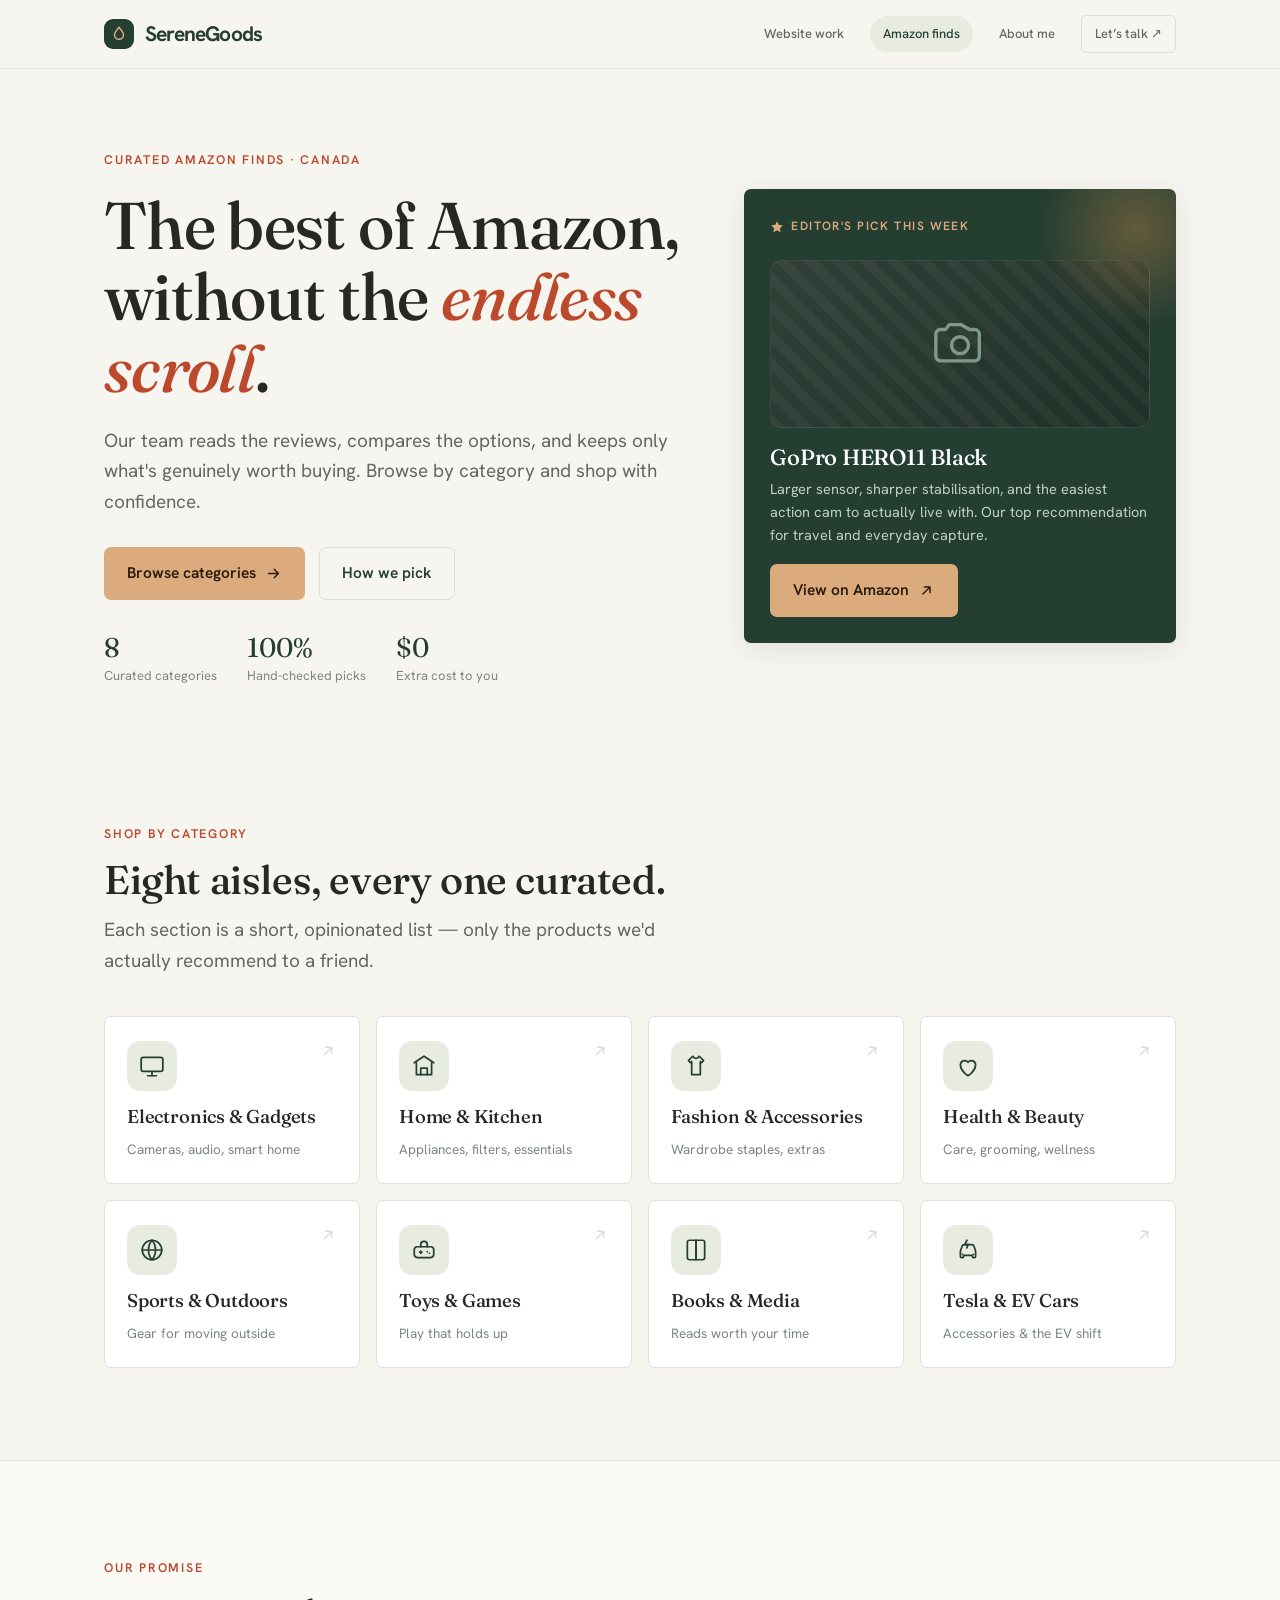
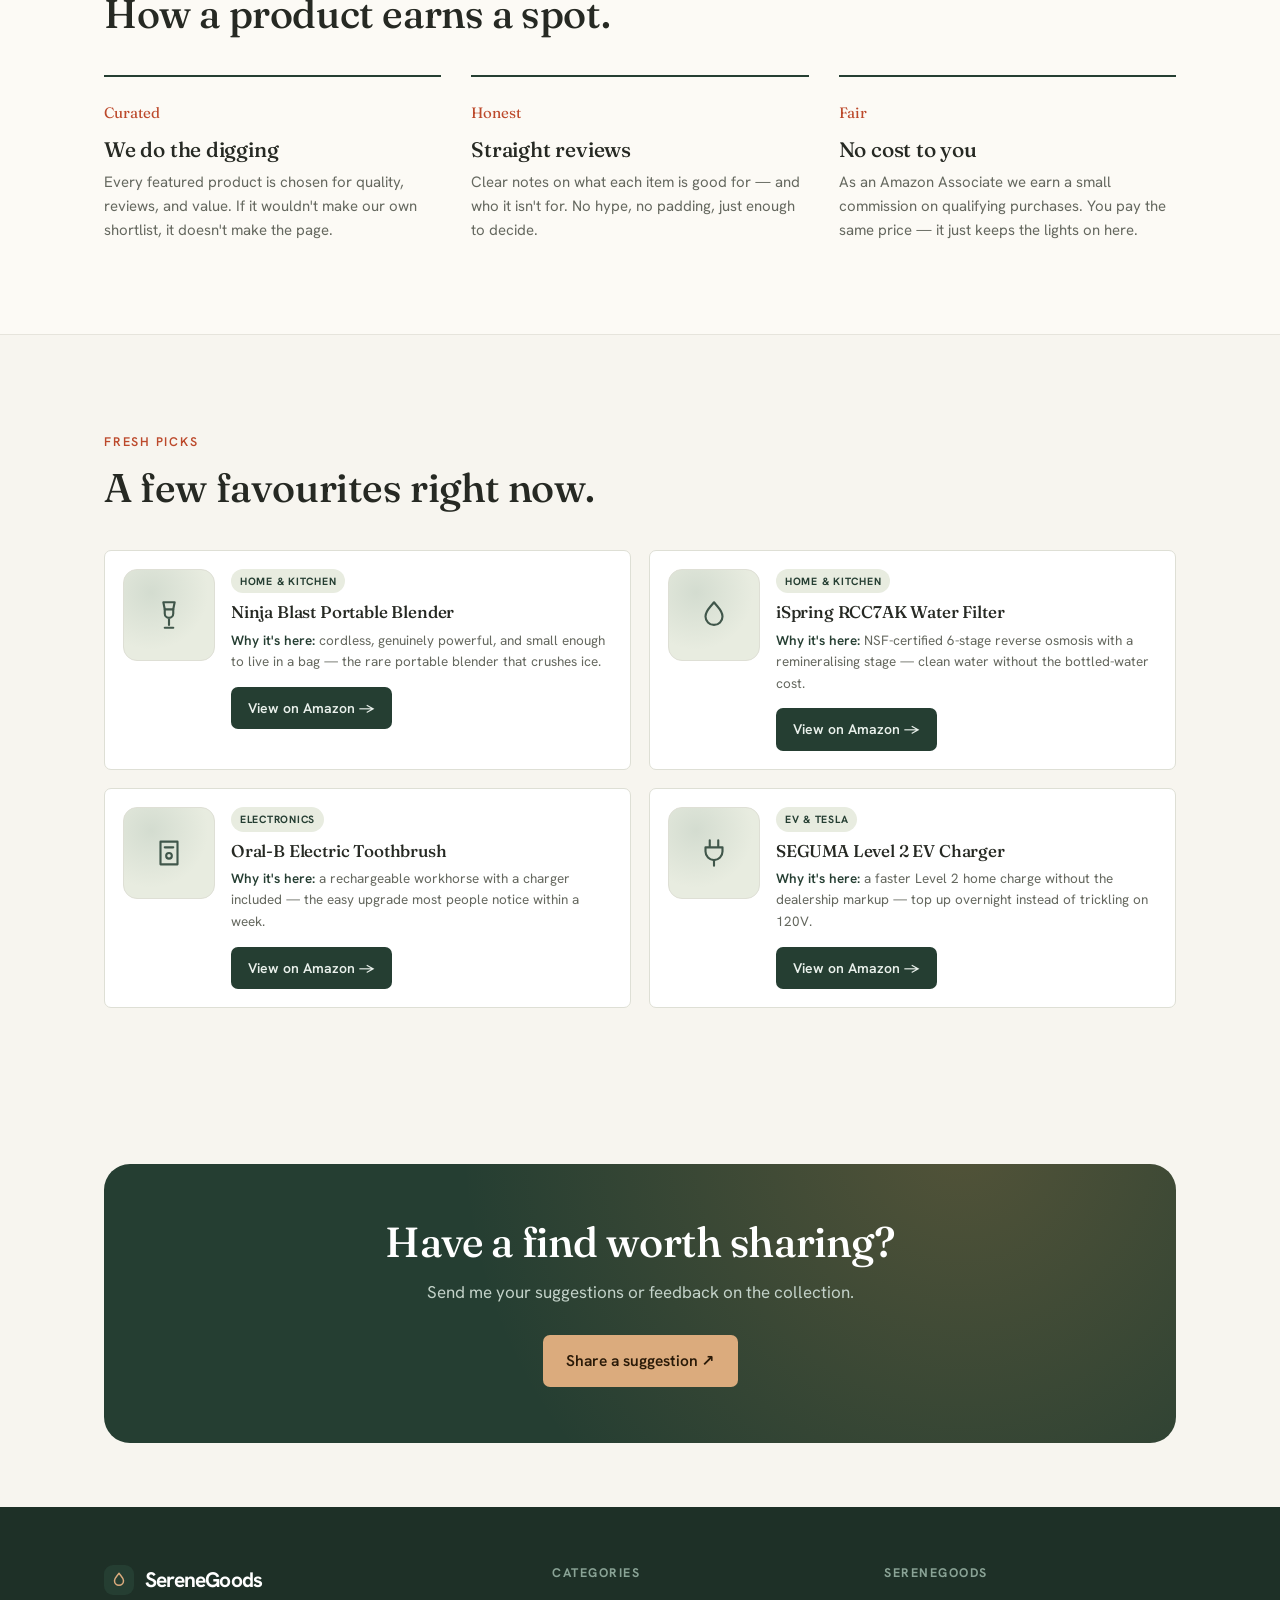
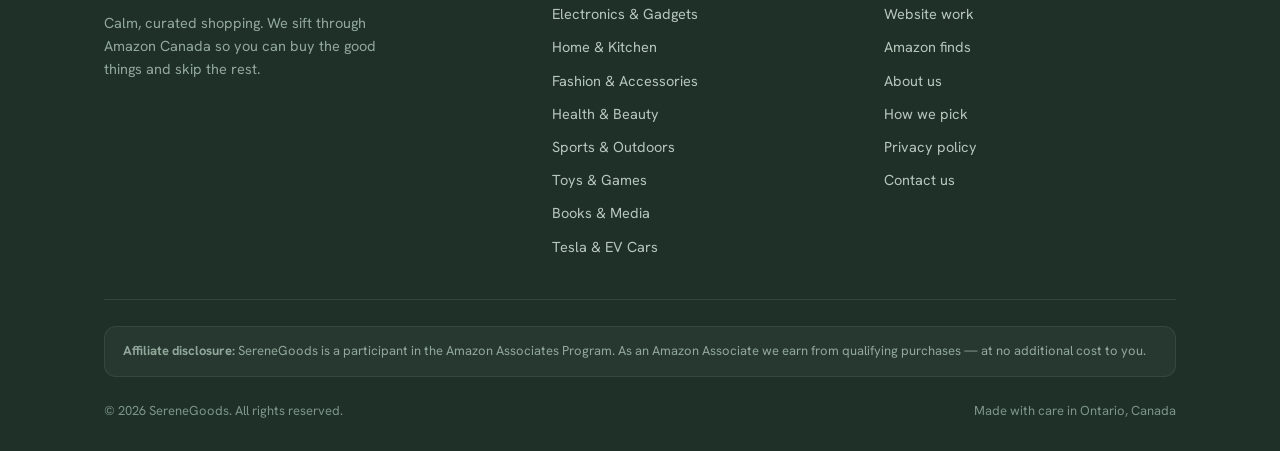
<file: finds.html>
<!DOCTYPE html>
<html lang="en">
<head>
<meta charset="UTF-8">
<meta name="viewport" content="width=device-width, initial-scale=1.0">
<title>Amazon Finds — SereneGoods</title>
<meta name="description" content="SereneGoods curates the best of Amazon Canada. We read the reviews and compare the options so you find genuinely worthwhile products across electronics, home, fashion, health, and more.">
<link rel="preconnect" href="https://fonts.googleapis.com">
<link rel="preconnect" href="https://fonts.gstatic.com" crossorigin>
<link href="https://fonts.googleapis.com/css2?family=Fraunces:ital,opsz,wght@0,9..144,400;0,9..144,500;1,9..144,400;1,9..144,500&family=Hanken+Grotesk:wght@400;500;600;700&display=swap" rel="stylesheet">
<style>
/* =========================================================
   SereneGoods — shared stylesheet
   Calm, editorial curation aesthetic.
   Palette: cool paper · pine · sage · honey accent
   Type: Fraunces (display) + Hanken Grotesk (body/utility)
   ========================================================= */

:root {
  --paper:      #F4F6F3;
  --paper-2:    #FBFCFA;
  --card:       #FFFFFF;
  --ink:        #16241F;
  --ink-soft:   #4C5C54;
  --ink-faint:  #7A887F;
  --pine:       #1E3D35;
  --pine-deep:  #142C26;
  --sage:       #8AA396;
  --sage-soft:  #E5ECE6;
  --honey:      #D9924B;
  --honey-deep: #BE7833;
  --line:       #DCE3DC;
  --line-soft:  #E8EDE8;

  --maxw: 1120px;
  --radius: 18px;
  --radius-sm: 12px;
  --shadow-sm: 0 1px 2px rgba(20,44,38,.04), 0 4px 14px rgba(20,44,38,.05);
  --shadow-md: 0 6px 28px rgba(20,44,38,.10);
  --ease: cubic-bezier(.22,.61,.36,1);

  --font-display: "Fraunces", Georgia, serif;
  --font-body: "Hanken Grotesk", system-ui, -apple-system, sans-serif;
}

/* ---------- reset ---------- */
*, *::before, *::after { box-sizing: border-box; }
* { margin: 0; }
html { -webkit-text-size-adjust: 100%; scroll-behavior: smooth; }
body {
  font-family: var(--font-body);
  background: var(--paper);
  color: var(--ink);
  line-height: 1.6;
  font-size: 17px;
  -webkit-font-smoothing: antialiased;
  text-rendering: optimizeLegibility;
}
img { max-width: 100%; display: block; }
a { color: inherit; text-decoration: none; }
button { font-family: inherit; }

/* ---------- layout helpers ---------- */
.wrap { max-width: var(--maxw); margin: 0 auto; padding: 0 24px; }
.eyebrow {
  font-size: 12.5px; font-weight: 600; letter-spacing: .14em;
  text-transform: uppercase; color: var(--honey-deep);
}
.section { padding: 92px 0; }
.section--tight { padding: 64px 0; }

h1, h2, h3 { font-family: var(--font-display); font-weight: 500; line-height: 1.08; letter-spacing: -.01em; }
.lede { color: var(--ink-soft); font-size: 19px; max-width: 56ch; }

/* ---------- buttons ---------- */
.btn {
  display: inline-flex; align-items: center; gap: 9px;
  font-weight: 600; font-size: 15.5px;
  padding: 13px 22px; border-radius: 999px;
  border: 1px solid transparent; cursor: pointer;
  transition: transform .25s var(--ease), background .25s var(--ease), box-shadow .25s var(--ease), color .2s;
}
.btn svg { width: 17px; height: 17px; }
.btn--primary { background: var(--honey); color: #2a1a08; }
.btn--primary:hover { background: var(--honey-deep); color: #fff; transform: translateY(-2px); box-shadow: 0 8px 20px rgba(190,120,51,.28); }
.btn--ghost { background: transparent; color: var(--pine); border-color: var(--line); }
.btn--ghost:hover { background: var(--sage-soft); border-color: var(--sage); transform: translateY(-2px); }
.btn--pine { background: var(--pine); color: #EAF1EC; }
.btn--pine:hover { background: var(--pine-deep); transform: translateY(-2px); box-shadow: var(--shadow-md); }

/* ---------- header ---------- */
.site-header {
  position: sticky; top: 0; z-index: 50;
  background: rgba(244,246,243,.82);
  backdrop-filter: saturate(140%) blur(10px);
  border-bottom: 1px solid var(--line-soft);
}
.nav { display: flex; align-items: center; justify-content: space-between; height: 68px; }
.brand { display: inline-flex; align-items: center; gap: 11px; font-family: var(--font-display); font-size: 21px; font-weight: 500; color: var(--pine); letter-spacing: -.01em; }
.brand .mark {
  width: 30px; height: 30px; border-radius: 9px;
  background: var(--pine); display: grid; place-items: center; flex: none;
}
.brand .mark svg { width: 18px; height: 18px; color: var(--honey); }
.nav-links { display: flex; align-items: center; gap: 4px; }
.nav-links a {
  font-size: 14.5px; font-weight: 500; color: var(--ink-soft);
  padding: 8px 13px; border-radius: 999px; transition: background .2s, color .2s;
}
.nav-links a:hover, .nav-links a[aria-current="page"] { background: var(--sage-soft); color: var(--pine); }
.nav-toggle { display: none; background: none; border: 1px solid var(--line); border-radius: 10px; padding: 8px; cursor: pointer; }
.nav-toggle svg { width: 20px; height: 20px; color: var(--pine); }

/* ---------- hero ---------- */
.hero { padding: 76px 0 40px; }
.hero-grid { display: grid; grid-template-columns: 1.15fr .85fr; gap: 56px; align-items: center; }
.hero h1 { font-size: clamp(40px, 6vw, 66px); margin: 18px 0 22px; }
.hero h1 em { font-style: italic; color: var(--honey-deep); }
.hero .lede { margin-bottom: 30px; }
.hero-actions { display: flex; gap: 14px; flex-wrap: wrap; }
.hero-meta { margin-top: 34px; display: flex; gap: 30px; }
.hero-meta .stat { display: flex; flex-direction: column; }
.hero-meta .num { font-family: var(--font-display); font-size: 27px; color: var(--pine); line-height: 1; }
.hero-meta .lbl { font-size: 13px; color: var(--ink-faint); margin-top: 5px; }

/* editor's pick — signature card */
.pick {
  background: var(--pine); color: #EAF1EC; border-radius: var(--radius);
  padding: 26px; position: relative; overflow: hidden; box-shadow: var(--shadow-md);
}
.pick::after {
  content: ""; position: absolute; right: -60px; top: -60px;
  width: 200px; height: 200px; border-radius: 50%;
  background: radial-gradient(circle at center, rgba(217,146,75,.34), transparent 68%);
}
.pick .tag { display: inline-flex; align-items: center; gap: 7px; font-size: 12px; font-weight: 600; letter-spacing: .12em; text-transform: uppercase; color: var(--honey); }
.pick .tag svg { width: 14px; height: 14px; }
.pick-art {
  margin: 18px 0; height: 168px; border-radius: var(--radius-sm);
  background:
    linear-gradient(135deg, rgba(255,255,255,.08), rgba(255,255,255,0)),
    repeating-linear-gradient(45deg, rgba(255,255,255,.04) 0 10px, transparent 10px 20px),
    var(--pine-deep);
  display: grid; place-items: center; border: 1px solid rgba(255,255,255,.08);
}
.pick-art svg { width: 58px; height: 58px; color: var(--sage); opacity: .9; }
.pick h3 { font-size: 22px; color: #fff; margin-bottom: 7px; }
.pick p { color: #BFD0C6; font-size: 14.5px; margin-bottom: 18px; }

/* ---------- category grid ---------- */
.section-head { max-width: 60ch; margin-bottom: 40px; }
.section-head h2 { font-size: clamp(28px, 3.4vw, 40px); margin: 12px 0 14px; }
.cat-grid { display: grid; grid-template-columns: repeat(4, 1fr); gap: 16px; }
.cat-card {
  background: var(--card); border: 1px solid var(--line); border-radius: var(--radius);
  padding: 24px 22px 22px; transition: transform .3s var(--ease), box-shadow .3s var(--ease), border-color .3s;
  position: relative; min-height: 168px; display: flex; flex-direction: column;
}
.cat-card:hover { transform: translateY(-4px); box-shadow: var(--shadow-md); border-color: var(--sage); }
.cat-ic {
  width: 50px; height: 50px; border-radius: 13px; background: var(--sage-soft);
  display: grid; place-items: center; margin-bottom: 16px; transition: background .3s;
}
.cat-ic svg { width: 26px; height: 26px; color: var(--pine); stroke-width: 1.6; }
.cat-card:hover .cat-ic { background: var(--pine); }
.cat-card:hover .cat-ic svg { color: var(--honey); }
.cat-card h3 { font-size: 18.5px; margin-bottom: 5px; font-weight: 500; }
.cat-card p { font-size: 13.5px; color: var(--ink-faint); margin-top: auto; }
.cat-card .arrow { position: absolute; top: 24px; right: 22px; color: var(--line); transition: color .3s, transform .3s; }
.cat-card:hover .arrow { color: var(--honey); transform: translate(3px,-3px); }
.cat-card .arrow svg { width: 18px; height: 18px; }

/* ---------- how we pick ---------- */
.pick-band { background: var(--paper-2); border-top: 1px solid var(--line-soft); border-bottom: 1px solid var(--line-soft); }
.pillars { display: grid; grid-template-columns: repeat(3, 1fr); gap: 30px; }
.pillar { padding-top: 22px; border-top: 2px solid var(--pine); }
.pillar .n { font-family: var(--font-display); font-size: 15px; color: var(--honey-deep); }
.pillar h3 { font-size: 21px; margin: 12px 0 9px; font-weight: 500; }
.pillar p { font-size: 15px; color: var(--ink-soft); }

/* ---------- featured products strip ---------- */
.feat-grid { display: grid; grid-template-columns: repeat(2, 1fr); gap: 18px; }

/* ---------- product card (compact, image-optional) ---------- */
.prod-grid { display: grid; grid-template-columns: repeat(2, 1fr); gap: 18px; }
.prod {
  background: var(--card); border: 1px solid var(--line); border-radius: var(--radius);
  padding: 18px; display: flex; gap: 16px; align-items: flex-start;
  transition: transform .3s var(--ease), box-shadow .3s var(--ease), border-color .3s;
}
.prod:hover { transform: translateY(-3px); box-shadow: var(--shadow-md); border-color: var(--sage); }
/* small thumbnail tile — shows an icon by default, or a product photo if you add one */
.prod-thumb {
  width: 92px; height: 92px; flex: none; border-radius: 14px; overflow: hidden;
  border: 1px solid var(--line);
  background: radial-gradient(circle at 30% 25%, rgba(138,163,150,.22), transparent 62%), var(--sage-soft);
  display: grid; place-items: center;
}
.prod-thumb img { width: 100%; height: 100%; object-fit: cover; }
.prod-thumb svg { width: 34px; height: 34px; color: var(--pine); opacity: .85; stroke-width: 1.5; }
.prod-body { display: flex; flex-direction: column; min-width: 0; }
.prod-tag {
  align-self: flex-start; background: var(--sage-soft);
  font-size: 10.5px; font-weight: 700; letter-spacing: .07em; text-transform: uppercase;
  color: var(--pine); padding: 4px 9px; border-radius: 999px; margin-bottom: 8px;
}
.prod-body h3 { font-size: 17px; font-weight: 500; line-height: 1.25; margin-bottom: 7px; }
.prod-why { font-size: 13.5px; color: var(--ink-soft); margin-bottom: 14px; }
.prod-why b { color: var(--pine); font-weight: 600; }
.prod-foot { margin-top: auto; }
.btn--sm { padding: 9px 16px; font-size: 14px; }

/* ---------- newsletter / contact ---------- */
.cta-band { background: var(--pine); color: #EAF1EC; border-radius: 26px; padding: 56px 48px; text-align: center; position: relative; overflow: hidden; }
.cta-band::before { content:""; position:absolute; inset:0; background: radial-gradient(circle at 80% -10%, rgba(217,146,75,.25), transparent 55%); }
.cta-band > * { position: relative; }
.cta-band h2 { font-size: clamp(28px, 4vw, 42px); color: #fff; margin-bottom: 14px; }
.cta-band p { color: #C3D2C9; max-width: 50ch; margin: 0 auto 28px; }
.cta-form { display: flex; gap: 10px; max-width: 440px; margin: 0 auto; }
.cta-form input {
  flex: 1; padding: 13px 18px; border-radius: 999px; border: 1px solid rgba(255,255,255,.2);
  background: rgba(255,255,255,.08); color: #fff; font-size: 15px; font-family: inherit;
}
.cta-form input::placeholder { color: #9FB3A7; }
.cta-form input:focus { outline: 2px solid var(--honey); outline-offset: 1px; }

/* ---------- footer ---------- */
.site-footer { background: var(--pine-deep); color: #B7C7BD; padding: 56px 0 30px; }
.foot-grid { display: grid; grid-template-columns: 1.4fr 1fr 1fr; gap: 40px; padding-bottom: 36px; border-bottom: 1px solid rgba(255,255,255,.1); }
.site-footer .brand { color: #fff; margin-bottom: 14px; }
.foot-about { font-size: 14.5px; color: #93A89C; max-width: 38ch; }
.foot-col h4 { font-family: var(--font-body); font-size: 12.5px; letter-spacing: .12em; text-transform: uppercase; color: var(--sage); margin-bottom: 14px; font-weight: 700; }
.foot-col a { display: block; font-size: 14.5px; padding: 5px 0; color: #B7C7BD; transition: color .2s; }
.foot-col a:hover { color: var(--honey); }
.foot-bottom { display: flex; justify-content: space-between; gap: 18px; flex-wrap: wrap; padding-top: 24px; font-size: 13px; color: #7E948A; }
.disclosure { background: rgba(255,255,255,.04); border: 1px solid rgba(255,255,255,.08); border-radius: 12px; padding: 14px 18px; font-size: 13px; color: #93A89C; margin-top: 26px; }

/* ---------- category page header band ---------- */
.page-band { background: var(--paper-2); border-bottom: 1px solid var(--line-soft); padding: 64px 0 56px; }
.page-band .eyebrow { margin-bottom: 14px; }
.page-band h1 { font-size: clamp(36px, 5vw, 56px); margin-bottom: 16px; }
.page-band .lede { font-size: 18px; }
.crumbs { display: flex; gap: 8px; align-items: center; font-size: 13.5px; color: var(--ink-faint); margin-bottom: 22px; }
.crumbs a:hover { color: var(--pine); }
.crumbs svg { width: 14px; height: 14px; }

/* ---------- motion / a11y ---------- */
.reveal { opacity: 0; transform: translateY(18px); }
.reveal.in { opacity: 1; transform: none; transition: opacity .7s var(--ease), transform .7s var(--ease); }
:focus-visible { outline: 2px solid var(--honey-deep); outline-offset: 2px; border-radius: 4px; }
@media (prefers-reduced-motion: reduce) {
  * { scroll-behavior: auto !important; }
  .reveal { opacity: 1; transform: none; transition: none; }
  .btn:hover, .cat-card:hover, .prod:hover { transform: none; }
}

/* ---------- responsive ---------- */
@media (max-width: 940px) {
  .hero-grid { grid-template-columns: 1fr; gap: 36px; }
  .cat-grid { grid-template-columns: repeat(2, 1fr); }
  .feat-grid, .prod-grid { grid-template-columns: repeat(2, 1fr); }
  .pillars { grid-template-columns: 1fr; gap: 22px; }
  .foot-grid { grid-template-columns: 1fr 1fr; }
  .nav-links { display: none; }
  .nav-links.open {
    display: flex; flex-direction: column; align-items: stretch;
    position: absolute; top: 68px; left: 0; right: 0; background: var(--paper-2);
    border-bottom: 1px solid var(--line); padding: 12px 24px 18px; gap: 2px;
  }
  .nav-toggle { display: inline-flex; }
}
@media (max-width: 560px) {
  body { font-size: 16px; }
  .section { padding: 64px 0; }
  .cat-grid, .feat-grid, .prod-grid { grid-template-columns: 1fr; }
  .foot-grid { grid-template-columns: 1fr; }
  .cta-form { flex-direction: column; }
  .cta-band { padding: 40px 24px; }
  .hero-meta { gap: 22px; }
}

/* ---------- empty / coming-soon state ---------- */
.empty { text-align: center; max-width: 600px; margin: 0 auto; padding: 40px 24px 20px; }
.empty-ic { width: 88px; height: 88px; border-radius: 24px; background: var(--sage-soft); display: grid; place-items: center; margin: 0 auto 28px; }
.empty-ic svg { width: 42px; height: 42px; color: var(--pine); stroke-width: 1.5; }
.empty h2 { font-size: clamp(26px, 4vw, 34px); margin-bottom: 14px; }
.empty p { color: var(--ink-soft); font-size: 17px; margin-bottom: 30px; }
.empty-actions { display: flex; gap: 12px; justify-content: center; flex-wrap: wrap; }

/* ---------- content / prose pages (about, privacy) ---------- */
.prose { max-width: 760px; }
.prose h2 { font-family: var(--font-display); font-weight: 500; font-size: 25px; margin: 40px 0 14px; }
.prose h2:first-child { margin-top: 0; }
.prose h3 { font-size: 18px; font-weight: 600; margin: 26px 0 8px; color: var(--pine); }
.prose p { margin-bottom: 16px; color: var(--ink-soft); line-height: 1.75; }
.prose ul { margin: 0 0 18px; padding-left: 22px; }
.prose li { margin-bottom: 9px; color: var(--ink-soft); line-height: 1.65; }
.prose a { color: var(--pine); text-decoration: underline; text-underline-offset: 2px; }
.prose a:hover { color: var(--honey-deep); }
.prose strong { color: var(--ink); font-weight: 600; }
.prose .muted { font-size: 14px; color: var(--ink-faint); }
.callout { background: var(--sage-soft); border-left: 3px solid var(--pine); border-radius: 12px; padding: 18px 22px; margin: 22px 0; }
.callout p { margin: 0; color: var(--ink); font-size: 15px; }

</style>
<link rel="stylesheet" href="affiliate-shell.css">
</head>
<body>

<!-- ============ HEADER ============ -->
<header class="site-header">
  <div class="wrap nav">
    <a class="brand" href="index.html" aria-label="SereneGoods home">
      <span class="mark" aria-hidden="true">
        <svg viewBox="0 0 24 24" fill="none" stroke="currentColor" stroke-width="2" stroke-linecap="round" stroke-linejoin="round"><path d="M12 3c-3 4-6 6-6 10a6 6 0 0 0 12 0c0-4-3-6-6-10Z"/></svg>
      </span>
      SereneGoods
    </a>
    <nav class="nav-links" id="navlinks" aria-label="Main navigation">
      <a href="index.html#work">Website work</a>
      <a href="finds.html" aria-current="page">Amazon finds</a>
      <a href="index.html#about">About me</a>
      <a href="index.html#contact">Let’s talk ↗</a>
    </nav>
    <button class="nav-toggle" id="navtoggle" aria-controls="navlinks" aria-label="Toggle menu" aria-expanded="false">
      <svg viewBox="0 0 24 24" fill="none" stroke="currentColor" stroke-width="2" stroke-linecap="round"><path d="M4 7h16M4 12h16M4 17h16"/></svg>
    </button>
  </div>
</header>

<!-- ============ HERO ============ -->
<section class="hero">
  <div class="wrap hero-grid">
    <div class="reveal">
      <span class="eyebrow">Curated Amazon finds · Canada</span>
      <h1>The best of Amazon, without the <em>endless scroll</em>.</h1>
      <p class="lede">Our team reads the reviews, compares the options, and keeps only what's genuinely worth buying. Browse by category and shop with confidence.</p>
      <div class="hero-actions">
        <a class="btn btn--primary" href="#categories">Browse categories
          <svg viewBox="0 0 24 24" fill="none" stroke="currentColor" stroke-width="2" stroke-linecap="round" stroke-linejoin="round"><path d="M5 12h14M13 6l6 6-6 6"/></svg>
        </a>
        <a class="btn btn--ghost" href="#how">How we pick</a>
      </div>
      <div class="hero-meta">
        <div class="stat"><span class="num">8</span><span class="lbl">Curated categories</span></div>
        <div class="stat"><span class="num">100%</span><span class="lbl">Hand-checked picks</span></div>
        <div class="stat"><span class="num">$0</span><span class="lbl">Extra cost to you</span></div>
      </div>
    </div>

    <!-- signature: editor's pick -->
    <aside class="pick reveal" aria-label="Editor's pick">
      <span class="tag">
        <svg viewBox="0 0 24 24" fill="currentColor"><path d="m12 2 2.9 6.26L22 9.27l-5 4.87 1.18 6.88L12 17.77 5.82 21l1.18-6.88-5-4.87 7.1-1.01L12 2Z"/></svg>
        Editor's pick this week
      </span>
      <div class="pick-art" aria-hidden="true">
        <svg viewBox="0 0 24 24" fill="none" stroke="currentColor" stroke-width="1.4" stroke-linecap="round" stroke-linejoin="round"><path d="M2 8a2 2 0 0 1 2-2h2l1.5-2h5L16 6h2a2 2 0 0 1 2 2v9a2 2 0 0 1-2 2H4a2 2 0 0 1-2-2V8Z"/><circle cx="12" cy="12.5" r="3.5"/></svg>
      </div>
      <h3>GoPro HERO11 Black</h3>
      <p>Larger sensor, sharper stabilisation, and the easiest action cam to actually live with. Our top recommendation for travel and everyday capture.</p>
      <a class="btn btn--primary" href="https://amzn.to/3xMwbwG" target="_blank" rel="sponsored nofollow noopener">View on Amazon
        <svg viewBox="0 0 24 24" fill="none" stroke="currentColor" stroke-width="2" stroke-linecap="round" stroke-linejoin="round"><path d="M7 17 17 7M9 7h8v8"/></svg>
      </a>
    </aside>
  </div>
</section>

<!-- ============ CATEGORIES ============ -->
<section class="section" id="categories">
  <div class="wrap">
    <div class="section-head reveal">
      <span class="eyebrow">Shop by category</span>
      <h2>Eight aisles, every one curated.</h2>
      <p class="lede">Each section is a short, opinionated list — only the products we'd actually recommend to a friend.</p>
    </div>
    <div class="cat-grid">

      <a class="cat-card reveal" href="electronics.html">
        <span class="cat-ic"><svg viewBox="0 0 24 24" fill="none" stroke="currentColor" stroke-linecap="round" stroke-linejoin="round"><rect x="2" y="4" width="20" height="13" rx="2"/><path d="M8 21h8M12 17v4"/></svg></span>
        <h3>Electronics &amp; Gadgets</h3>
        <p>Cameras, audio, smart home</p>
        <span class="arrow"><svg viewBox="0 0 24 24" fill="none" stroke="currentColor" stroke-width="2" stroke-linecap="round" stroke-linejoin="round"><path d="M7 17 17 7M9 7h8v8"/></svg></span>
      </a>

      <a class="cat-card reveal" href="home-kitchen.html">
        <span class="cat-ic"><svg viewBox="0 0 24 24" fill="none" stroke="currentColor" stroke-linecap="round" stroke-linejoin="round"><path d="M3 9 12 3l9 6"/><path d="M5 9v11h14V9"/><path d="M9 20v-6h6v6"/></svg></span>
        <h3>Home &amp; Kitchen</h3>
        <p>Appliances, filters, essentials</p>
        <span class="arrow"><svg viewBox="0 0 24 24" fill="none" stroke="currentColor" stroke-width="2" stroke-linecap="round" stroke-linejoin="round"><path d="M7 17 17 7M9 7h8v8"/></svg></span>
      </a>

      <a class="cat-card reveal" href="fashion.html">
        <span class="cat-ic"><svg viewBox="0 0 24 24" fill="none" stroke="currentColor" stroke-linecap="round" stroke-linejoin="round"><path d="M9 3 5 7l2 2 1-1v12h8V8l1 1 2-2-4-4-1.5 1.5a2.5 2.5 0 0 1-3 0L9 3Z"/></svg></span>
        <h3>Fashion &amp; Accessories</h3>
        <p>Wardrobe staples, extras</p>
        <span class="arrow"><svg viewBox="0 0 24 24" fill="none" stroke="currentColor" stroke-width="2" stroke-linecap="round" stroke-linejoin="round"><path d="M7 17 17 7M9 7h8v8"/></svg></span>
      </a>

      <a class="cat-card reveal" href="health-beauty.html">
        <span class="cat-ic"><svg viewBox="0 0 24 24" fill="none" stroke="currentColor" stroke-linecap="round" stroke-linejoin="round"><path d="M12 21s-7-4.5-7-10a4 4 0 0 1 7-2.6A4 4 0 0 1 19 11c0 5.5-7 10-7 10Z"/></svg></span>
        <h3>Health &amp; Beauty</h3>
        <p>Care, grooming, wellness</p>
        <span class="arrow"><svg viewBox="0 0 24 24" fill="none" stroke="currentColor" stroke-width="2" stroke-linecap="round" stroke-linejoin="round"><path d="M7 17 17 7M9 7h8v8"/></svg></span>
      </a>

      <a class="cat-card reveal" href="sports-outdoors.html">
        <span class="cat-ic"><svg viewBox="0 0 24 24" fill="none" stroke="currentColor" stroke-linecap="round" stroke-linejoin="round"><circle cx="12" cy="12" r="9"/><path d="M12 3a14 14 0 0 0 0 18M12 3a14 14 0 0 1 0 18M3 12h18"/></svg></span>
        <h3>Sports &amp; Outdoors</h3>
        <p>Gear for moving outside</p>
        <span class="arrow"><svg viewBox="0 0 24 24" fill="none" stroke="currentColor" stroke-width="2" stroke-linecap="round" stroke-linejoin="round"><path d="M7 17 17 7M9 7h8v8"/></svg></span>
      </a>

      <a class="cat-card reveal" href="toys-games.html">
        <span class="cat-ic"><svg viewBox="0 0 24 24" fill="none" stroke="currentColor" stroke-linecap="round" stroke-linejoin="round"><rect x="3" y="9" width="18" height="10" rx="3"/><path d="M8 14h2M9 13v2M15 13.5h.01M17 15h.01"/><path d="M9 9V7a3 3 0 0 1 6 0v2"/></svg></span>
        <h3>Toys &amp; Games</h3>
        <p>Play that holds up</p>
        <span class="arrow"><svg viewBox="0 0 24 24" fill="none" stroke="currentColor" stroke-width="2" stroke-linecap="round" stroke-linejoin="round"><path d="M7 17 17 7M9 7h8v8"/></svg></span>
      </a>

      <a class="cat-card reveal" href="books-media.html">
        <span class="cat-ic"><svg viewBox="0 0 24 24" fill="none" stroke="currentColor" stroke-linecap="round" stroke-linejoin="round"><path d="M4 5a2 2 0 0 1 2-2h6v18H6a2 2 0 0 1-2-2V5Z"/><path d="M20 5a2 2 0 0 0-2-2h-6v18h6a2 2 0 0 0 2-2V5Z"/></svg></span>
        <h3>Books &amp; Media</h3>
        <p>Reads worth your time</p>
        <span class="arrow"><svg viewBox="0 0 24 24" fill="none" stroke="currentColor" stroke-width="2" stroke-linecap="round" stroke-linejoin="round"><path d="M7 17 17 7M9 7h8v8"/></svg></span>
      </a>

      <a class="cat-card reveal" href="ev.html">
        <span class="cat-ic"><svg viewBox="0 0 24 24" fill="none" stroke="currentColor" stroke-linecap="round" stroke-linejoin="round"><path d="M5 13l1.5-4.5A2 2 0 0 1 8.4 7h7.2a2 2 0 0 1 1.9 1.5L19 13v5a1 1 0 0 1-1 1h-1a1 1 0 0 1-1-1v-1H8v1a1 1 0 0 1-1 1H6a1 1 0 0 1-1-1v-5Z"/><path d="M7 16h.01M17 16h.01M11 3l-2 4h3l-1 3"/></svg></span>
        <h3>Tesla &amp; EV Cars</h3>
        <p>Accessories &amp; the EV shift</p>
        <span class="arrow"><svg viewBox="0 0 24 24" fill="none" stroke="currentColor" stroke-width="2" stroke-linecap="round" stroke-linejoin="round"><path d="M7 17 17 7M9 7h8v8"/></svg></span>
      </a>

    </div>
  </div>
</section>

<!-- ============ HOW WE PICK ============ -->
<section class="section pick-band" id="how">
  <div class="wrap">
    <div class="section-head reveal">
      <span class="eyebrow">Our promise</span>
      <h2>How a product earns a spot.</h2>
    </div>
    <div class="pillars">
      <div class="pillar reveal">
        <span class="n">Curated</span>
        <h3>We do the digging</h3>
        <p>Every featured product is chosen for quality, reviews, and value. If it wouldn't make our own shortlist, it doesn't make the page.</p>
      </div>
      <div class="pillar reveal">
        <span class="n">Honest</span>
        <h3>Straight reviews</h3>
        <p>Clear notes on what each item is good for — and who it isn't for. No hype, no padding, just enough to decide.</p>
      </div>
      <div class="pillar reveal">
        <span class="n">Fair</span>
        <h3>No cost to you</h3>
        <p>As an Amazon Associate we earn a small commission on qualifying purchases. You pay the same price — it just keeps the lights on here.</p>
      </div>
    </div>
  </div>
</section>

<!-- ============ FEATURED ============ -->
<section class="section">
  <div class="wrap">
    <div class="section-head reveal">
      <span class="eyebrow">Fresh picks</span>
      <h2>A few favourites right now.</h2>
    </div>
    <div class="feat-grid">

      <article class="prod reveal">
        <div class="prod-thumb"><svg viewBox="0 0 24 24" fill="none" stroke="currentColor" stroke-width="1.5" stroke-linecap="round" stroke-linejoin="round"><path d="M8 3h8l-1 5H9L8 3Z"/><path d="M9 8v3a3 3 0 0 0 6 0V8M12 14v5M9 21h6"/></svg></div>
        <div class="prod-body">
          <span class="prod-tag">Home &amp; Kitchen</span>
          <h3>Ninja Blast Portable Blender</h3>
          <p class="prod-why"><b>Why it's here:</b> cordless, genuinely powerful, and small enough to live in a bag — the rare portable blender that crushes ice.</p>
          <div class="prod-foot"><a class="btn btn--pine btn--sm" href="https://amzn.to/4ckeP9t" target="_blank" rel="sponsored nofollow noopener">View on Amazon &rarr;</a></div>
        </div>
      </article>

      <article class="prod reveal">
        <div class="prod-thumb"><svg viewBox="0 0 24 24" fill="none" stroke="currentColor" stroke-width="1.5" stroke-linecap="round" stroke-linejoin="round"><path d="M12 3c-3 4-6 6-6 10a6 6 0 0 0 12 0c0-4-3-6-6-10Z"/></svg></div>
        <div class="prod-body">
          <span class="prod-tag">Home &amp; Kitchen</span>
          <h3>iSpring RCC7AK Water Filter</h3>
          <p class="prod-why"><b>Why it's here:</b> NSF-certified 6-stage reverse osmosis with a remineralising stage — clean water without the bottled-water cost.</p>
          <div class="prod-foot"><a class="btn btn--pine btn--sm" href="https://amzn.to/4upc9Rm" target="_blank" rel="sponsored nofollow noopener">View on Amazon &rarr;</a></div>
        </div>
      </article>

      <article class="prod reveal">
        <div class="prod-thumb"><svg viewBox="0 0 24 24" fill="none" stroke="currentColor" stroke-width="1.5" stroke-linecap="round" stroke-linejoin="round"><path d="M6 4h12v16H6zM9 8h6"/><circle cx="12" cy="14" r="2"/></svg></div>
        <div class="prod-body">
          <span class="prod-tag">Electronics</span>
          <h3>Oral-B Electric Toothbrush</h3>
          <p class="prod-why"><b>Why it's here:</b> a rechargeable workhorse with a charger included — the easy upgrade most people notice within a week.</p>
          <div class="prod-foot"><a class="btn btn--pine btn--sm" href="https://www.amazon.ca/Oral-B-Electric-Toothbrush-Charger-Rechargeable/dp/B0BP69FS5K/" target="_blank" rel="sponsored nofollow noopener">View on Amazon &rarr;</a></div>
        </div>
      </article>

      <article class="prod reveal">
        <div class="prod-thumb"><svg viewBox="0 0 24 24" fill="none" stroke="currentColor" stroke-width="1.5" stroke-linecap="round" stroke-linejoin="round"><path d="M9 3v5M15 3v5M6 8h12v3a6 6 0 0 1-12 0V8ZM12 17v4"/></svg></div>
        <div class="prod-body">
          <span class="prod-tag">EV &amp; Tesla</span>
          <h3>SEGUMA Level 2 EV Charger</h3>
          <p class="prod-why"><b>Why it's here:</b> a faster Level 2 home charge without the dealership markup — top up overnight instead of trickling on 120V.</p>
          <div class="prod-foot"><a class="btn btn--pine btn--sm" href="https://amzn.to/3Zs1R5w" target="_blank" rel="sponsored nofollow noopener">View on Amazon &rarr;</a></div>
        </div>
      </article>

    </div>
  </div>
</section>

<!-- ============ CONTACT ============ -->
<section class="section--tight"><div class="wrap"><div class="cta-band">
  <h2>Have a find worth sharing?</h2>
  <p>Send me your suggestions or feedback on the collection.</p>
  <a class="btn btn--primary" href="mailto:hello@serenegoods.ca?subject=A%20find%20for%20SereneGoods">Share a suggestion ↗</a>
</div></div></section>
<!-- ============ FOOTER ============ -->
<footer class="site-footer">
  <div class="wrap">
    <div class="foot-grid">
      <div>
        <span class="brand">
          <span class="mark" aria-hidden="true"><svg viewBox="0 0 24 24" fill="none" stroke="currentColor" stroke-width="2" stroke-linecap="round" stroke-linejoin="round"><path d="M12 3c-3 4-6 6-6 10a6 6 0 0 0 12 0c0-4-3-6-6-10Z"/></svg></span>
          SereneGoods
        </span>
        <p class="foot-about">Calm, curated shopping. We sift through Amazon Canada so you can buy the good things and skip the rest.</p>
      </div>
      <div class="foot-col">
        <h4>Categories</h4>
        <a href="electronics.html">Electronics &amp; Gadgets</a>
        <a href="home-kitchen.html">Home &amp; Kitchen</a>
        <a href="fashion.html">Fashion &amp; Accessories</a>
        <a href="health-beauty.html">Health &amp; Beauty</a>
        <a href="sports-outdoors.html">Sports &amp; Outdoors</a>
        <a href="toys-games.html">Toys &amp; Games</a>
        <a href="books-media.html">Books &amp; Media</a>
        <a href="ev.html">Tesla &amp; EV Cars</a>
      </div>
      <div class="foot-col">
        <h4>SereneGoods</h4>
        <a href="index.html#work">Website work</a>
        <a href="finds.html">Amazon finds</a>
        <a href="about.html">About us</a>
        <a href="#how">How we pick</a>
        <a href="privacy.html">Privacy policy</a>
        <a href="mailto:hello@serenegoods.ca">Contact us</a>
      </div>
    </div>
    <div class="disclosure">
      <strong>Affiliate disclosure:</strong> SereneGoods is a participant in the Amazon Associates Program. As an Amazon Associate we earn from qualifying purchases — at no additional cost to you.
    </div>
    <div class="foot-bottom">
      <span>© <span id="yr"></span> SereneGoods. All rights reserved.</span>
      <span>Made with care in Ontario, Canada</span>
    </div>
  </div>
</footer>

<script>
  // year
  document.getElementById('yr').textContent = new Date().getFullYear();
  // mobile nav
  var t = document.getElementById('navtoggle'), n = document.getElementById('navlinks');
  t.addEventListener('click', function () {
    var open = n.classList.toggle('open');
    t.setAttribute('aria-expanded', open);
  });
  // scroll reveal
  var io = new IntersectionObserver(function (entries) {
    entries.forEach(function (e) { if (e.isIntersecting) { e.target.classList.add('in'); io.unobserve(e.target); } });
  }, { threshold: .12 });
  document.querySelectorAll('.reveal').forEach(function (el) { io.observe(el); });
</script>
</body>
</html>
</file>
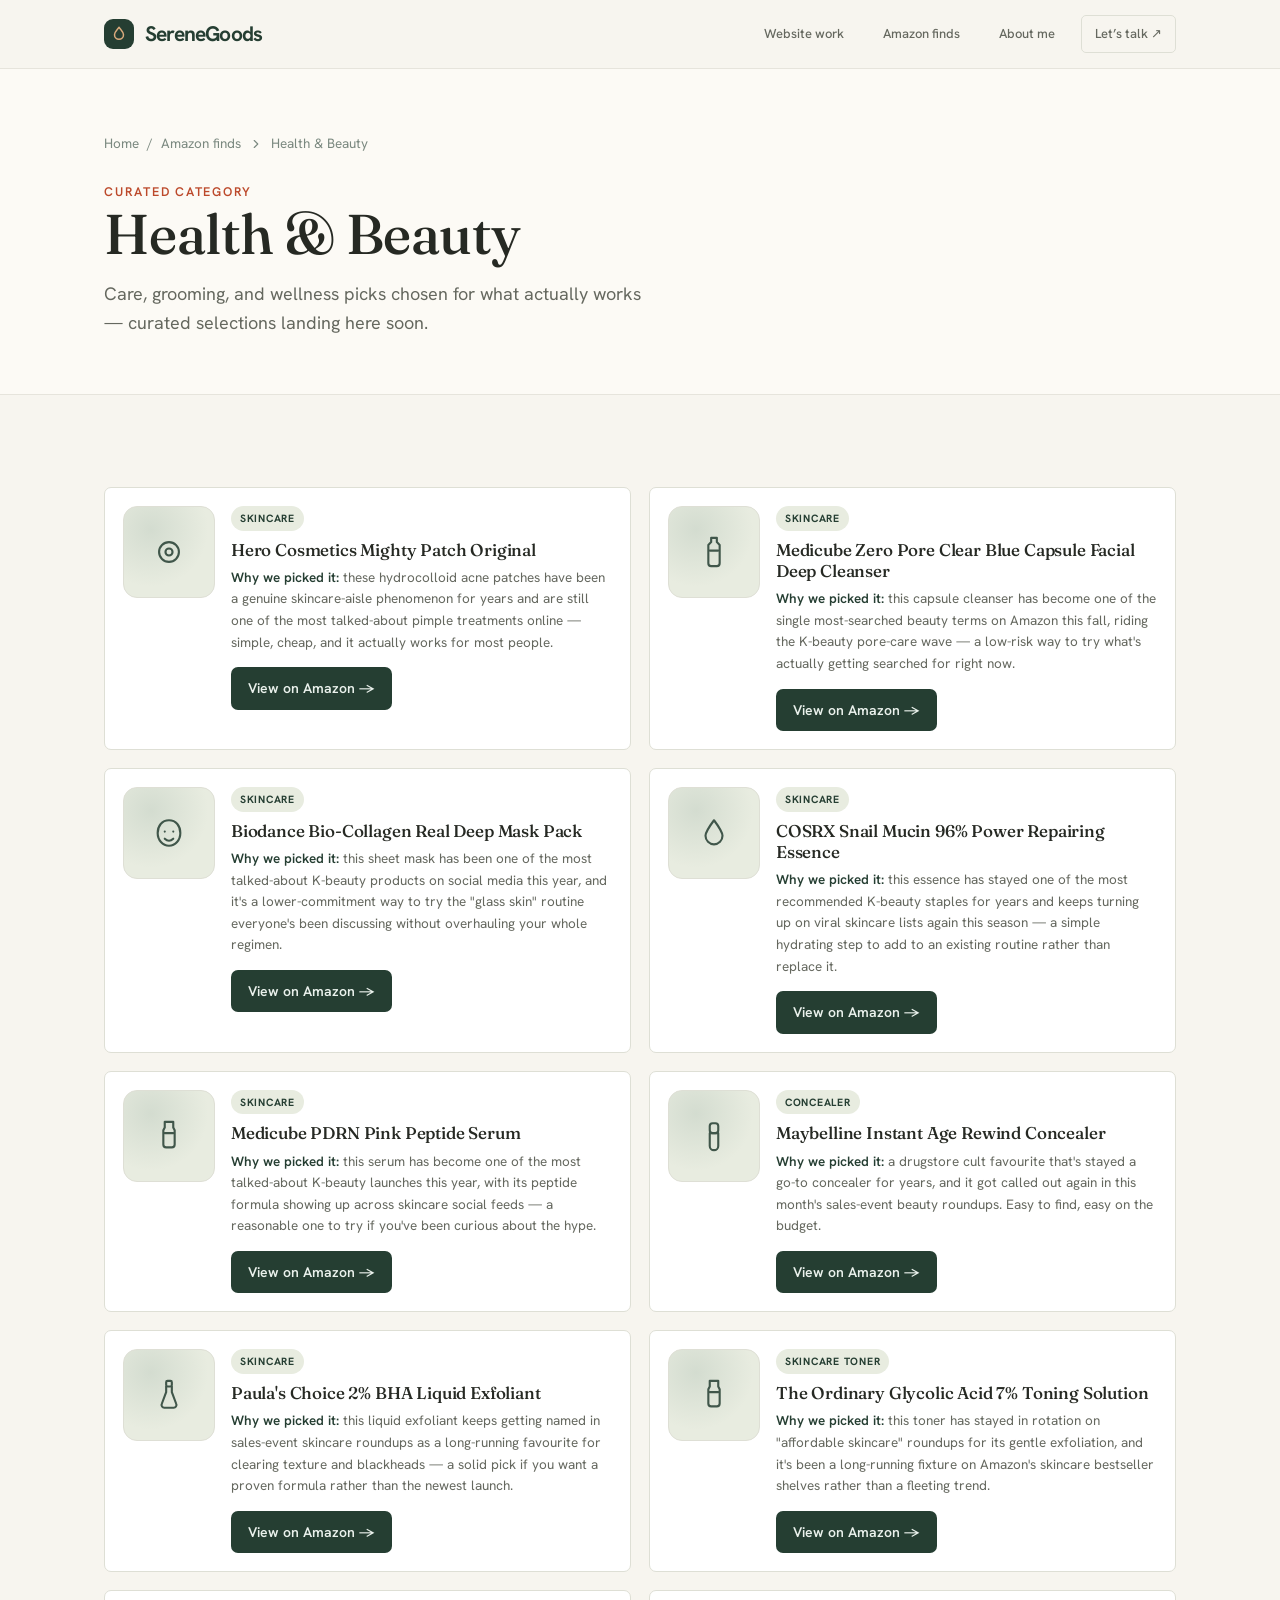
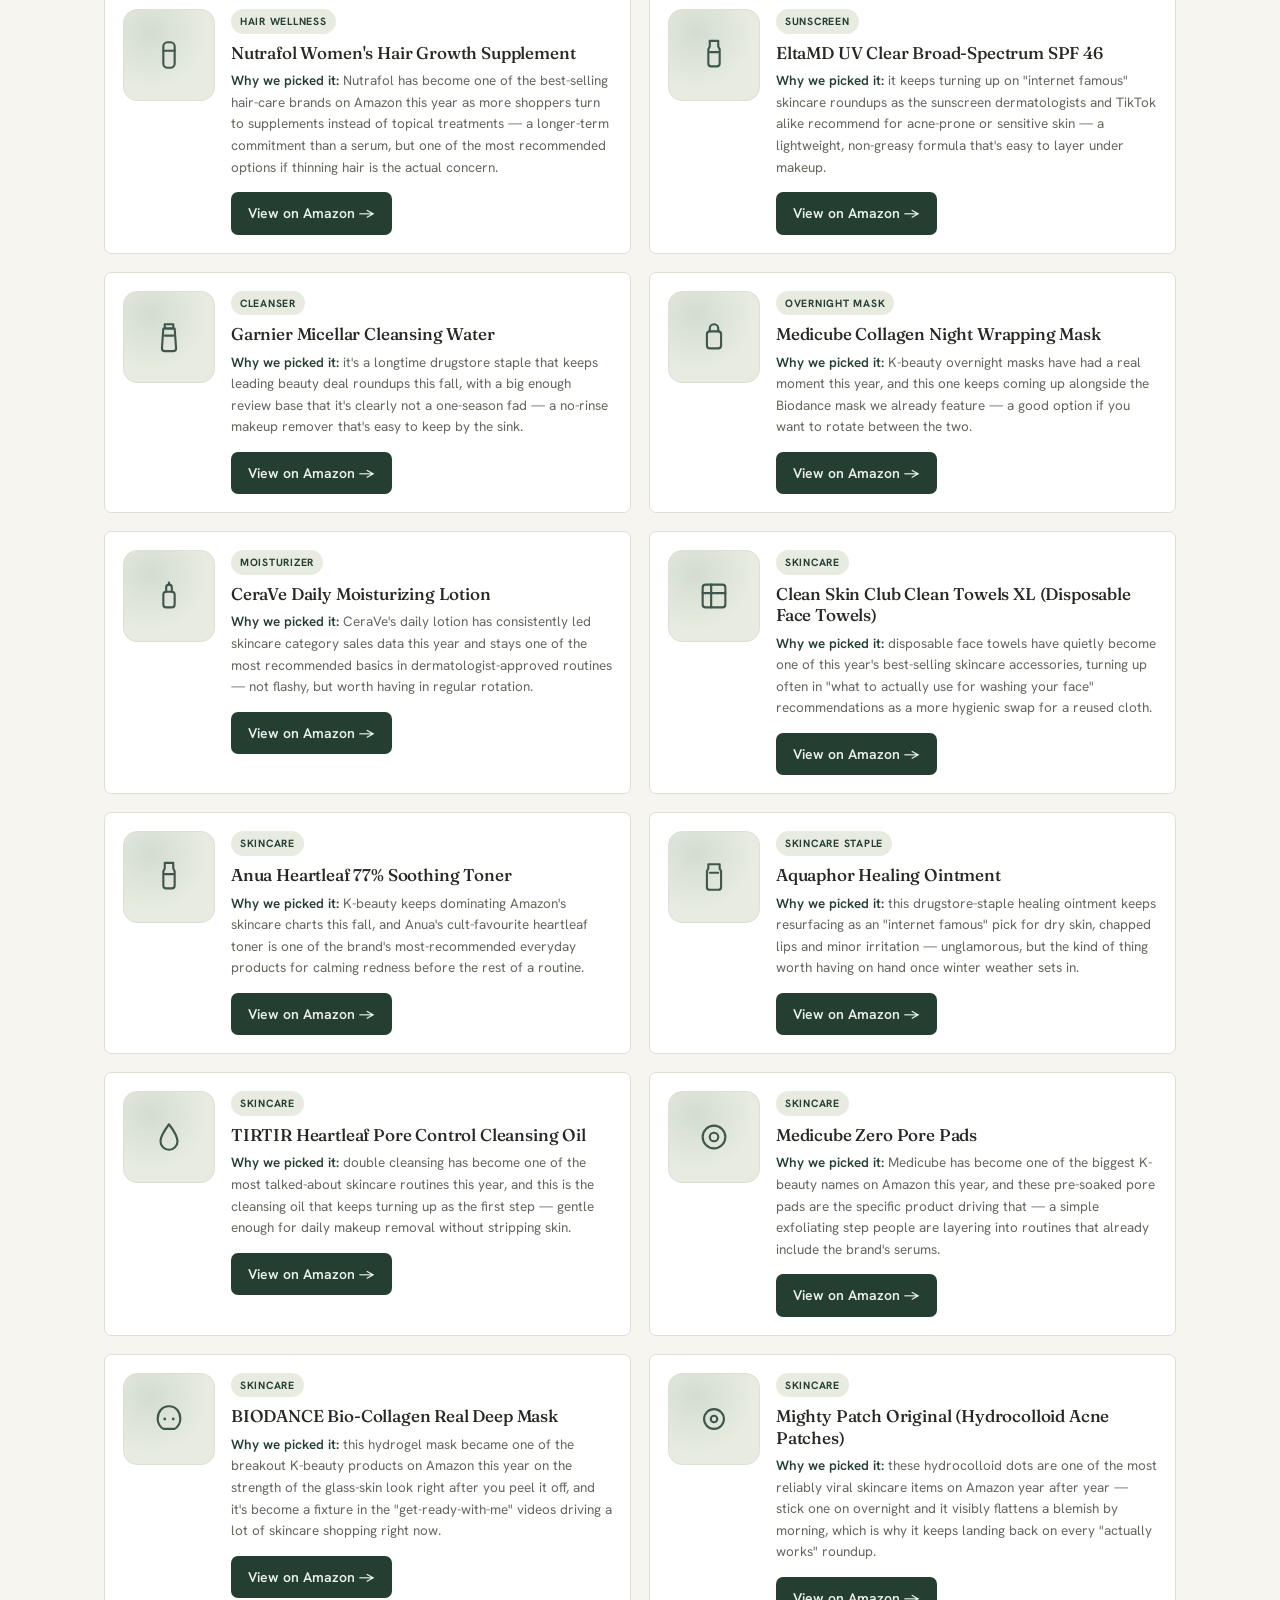
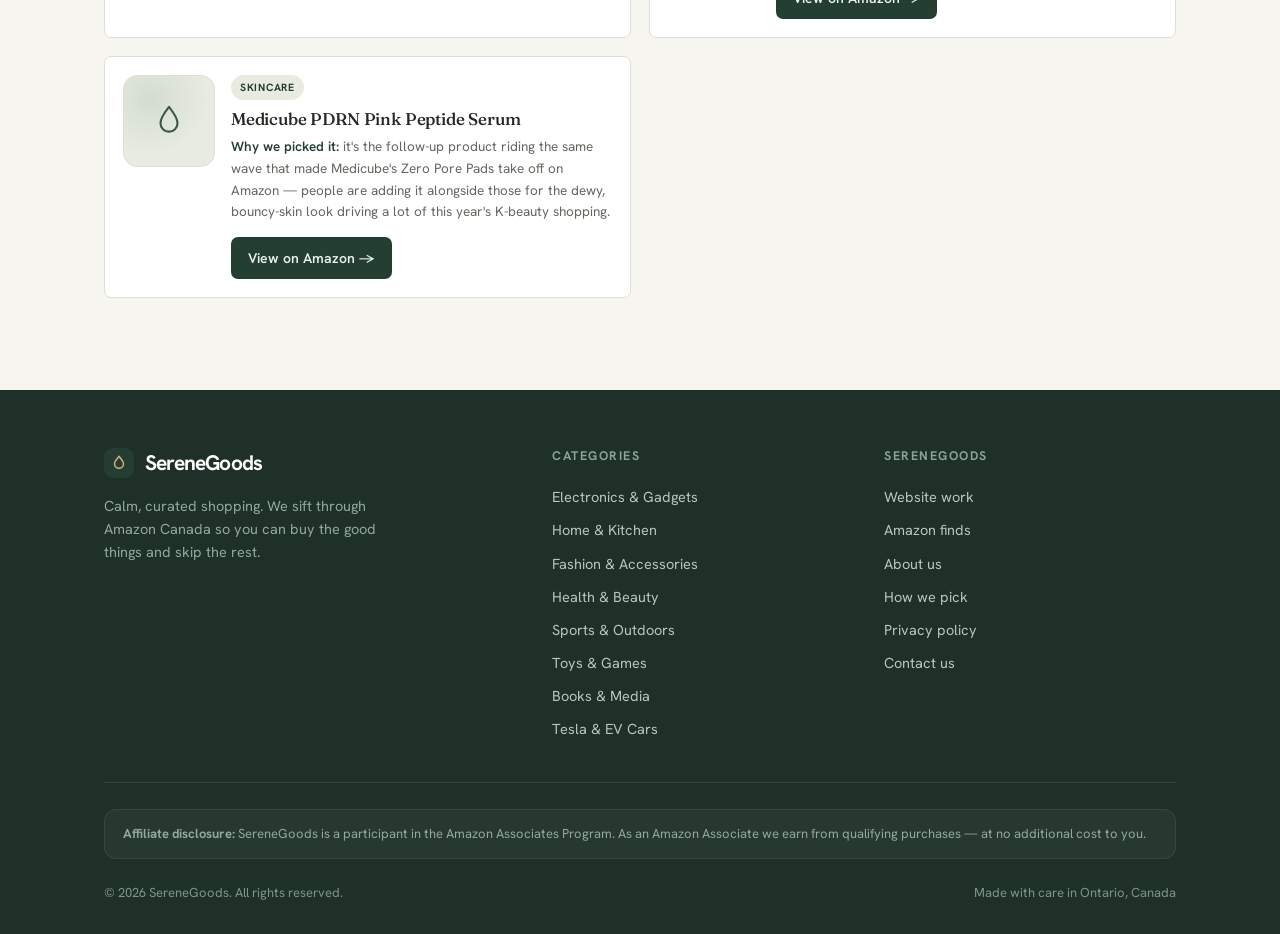
<file: health-beauty.html>
<!DOCTYPE html>
<html lang="en">
<head>
<meta charset="UTF-8">
<meta name="viewport" content="width=device-width, initial-scale=1.0">
<title>Health &amp; Beauty &mdash; SereneGoods</title>
<meta name="description" content="Curated health and beauty products from Amazon Canada — care, grooming and wellness, coming soon from SereneGoods.">
<link rel="preconnect" href="https://fonts.googleapis.com">
<link rel="preconnect" href="https://fonts.gstatic.com" crossorigin>
<link href="https://fonts.googleapis.com/css2?family=Fraunces:ital,opsz,wght@0,9..144,400;0,9..144,500;1,9..144,400;1,9..144,500&family=Hanken+Grotesk:wght@400;500;600;700&display=swap" rel="stylesheet">
<style>
/* =========================================================
   SereneGoods — shared stylesheet
   Calm, editorial curation aesthetic.
   Palette: cool paper · pine · sage · honey accent
   Type: Fraunces (display) + Hanken Grotesk (body/utility)
   ========================================================= */

:root {
  --paper:      #F4F6F3;
  --paper-2:    #FBFCFA;
  --card:       #FFFFFF;
  --ink:        #16241F;
  --ink-soft:   #4C5C54;
  --ink-faint:  #7A887F;
  --pine:       #1E3D35;
  --pine-deep:  #142C26;
  --sage:       #8AA396;
  --sage-soft:  #E5ECE6;
  --honey:      #D9924B;
  --honey-deep: #BE7833;
  --line:       #DCE3DC;
  --line-soft:  #E8EDE8;

  --maxw: 1120px;
  --radius: 18px;
  --radius-sm: 12px;
  --shadow-sm: 0 1px 2px rgba(20,44,38,.04), 0 4px 14px rgba(20,44,38,.05);
  --shadow-md: 0 6px 28px rgba(20,44,38,.10);
  --ease: cubic-bezier(.22,.61,.36,1);

  --font-display: "Fraunces", Georgia, serif;
  --font-body: "Hanken Grotesk", system-ui, -apple-system, sans-serif;
}

/* ---------- reset ---------- */
*, *::before, *::after { box-sizing: border-box; }
* { margin: 0; }
html { -webkit-text-size-adjust: 100%; scroll-behavior: smooth; }
body {
  font-family: var(--font-body);
  background: var(--paper);
  color: var(--ink);
  line-height: 1.6;
  font-size: 17px;
  -webkit-font-smoothing: antialiased;
  text-rendering: optimizeLegibility;
}
img { max-width: 100%; display: block; }
a { color: inherit; text-decoration: none; }
button { font-family: inherit; }

/* ---------- layout helpers ---------- */
.wrap { max-width: var(--maxw); margin: 0 auto; padding: 0 24px; }
.eyebrow {
  font-size: 12.5px; font-weight: 600; letter-spacing: .14em;
  text-transform: uppercase; color: var(--honey-deep);
}
.section { padding: 92px 0; }
.section--tight { padding: 64px 0; }

h1, h2, h3 { font-family: var(--font-display); font-weight: 500; line-height: 1.08; letter-spacing: -.01em; }
.lede { color: var(--ink-soft); font-size: 19px; max-width: 56ch; }

/* ---------- buttons ---------- */
.btn {
  display: inline-flex; align-items: center; gap: 9px;
  font-weight: 600; font-size: 15.5px;
  padding: 13px 22px; border-radius: 999px;
  border: 1px solid transparent; cursor: pointer;
  transition: transform .25s var(--ease), background .25s var(--ease), box-shadow .25s var(--ease), color .2s;
}
.btn svg { width: 17px; height: 17px; }
.btn--primary { background: var(--honey); color: #2a1a08; }
.btn--primary:hover { background: var(--honey-deep); color: #fff; transform: translateY(-2px); box-shadow: 0 8px 20px rgba(190,120,51,.28); }
.btn--ghost { background: transparent; color: var(--pine); border-color: var(--line); }
.btn--ghost:hover { background: var(--sage-soft); border-color: var(--sage); transform: translateY(-2px); }
.btn--pine { background: var(--pine); color: #EAF1EC; }
.btn--pine:hover { background: var(--pine-deep); transform: translateY(-2px); box-shadow: var(--shadow-md); }

/* ---------- header ---------- */
.site-header {
  position: sticky; top: 0; z-index: 50;
  background: rgba(244,246,243,.82);
  backdrop-filter: saturate(140%) blur(10px);
  border-bottom: 1px solid var(--line-soft);
}
.nav { display: flex; align-items: center; justify-content: space-between; height: 68px; }
.brand { display: inline-flex; align-items: center; gap: 11px; font-family: var(--font-display); font-size: 21px; font-weight: 500; color: var(--pine); letter-spacing: -.01em; }
.brand .mark {
  width: 30px; height: 30px; border-radius: 9px;
  background: var(--pine); display: grid; place-items: center; flex: none;
}
.brand .mark svg { width: 18px; height: 18px; color: var(--honey); }
.nav-links { display: flex; align-items: center; gap: 4px; }
.nav-links a {
  font-size: 14.5px; font-weight: 500; color: var(--ink-soft);
  padding: 8px 13px; border-radius: 999px; transition: background .2s, color .2s;
}
.nav-links a:hover, .nav-links a[aria-current="page"] { background: var(--sage-soft); color: var(--pine); }
.nav-toggle { display: none; background: none; border: 1px solid var(--line); border-radius: 10px; padding: 8px; cursor: pointer; }
.nav-toggle svg { width: 20px; height: 20px; color: var(--pine); }

/* ---------- hero ---------- */
.hero { padding: 76px 0 40px; }
.hero-grid { display: grid; grid-template-columns: 1.15fr .85fr; gap: 56px; align-items: center; }
.hero h1 { font-size: clamp(40px, 6vw, 66px); margin: 18px 0 22px; }
.hero h1 em { font-style: italic; color: var(--honey-deep); }
.hero .lede { margin-bottom: 30px; }
.hero-actions { display: flex; gap: 14px; flex-wrap: wrap; }
.hero-meta { margin-top: 34px; display: flex; gap: 30px; }
.hero-meta .stat { display: flex; flex-direction: column; }
.hero-meta .num { font-family: var(--font-display); font-size: 27px; color: var(--pine); line-height: 1; }
.hero-meta .lbl { font-size: 13px; color: var(--ink-faint); margin-top: 5px; }

/* editor's pick — signature card */
.pick {
  background: var(--pine); color: #EAF1EC; border-radius: var(--radius);
  padding: 26px; position: relative; overflow: hidden; box-shadow: var(--shadow-md);
}
.pick::after {
  content: ""; position: absolute; right: -60px; top: -60px;
  width: 200px; height: 200px; border-radius: 50%;
  background: radial-gradient(circle at center, rgba(217,146,75,.34), transparent 68%);
}
.pick .tag { display: inline-flex; align-items: center; gap: 7px; font-size: 12px; font-weight: 600; letter-spacing: .12em; text-transform: uppercase; color: var(--honey); }
.pick .tag svg { width: 14px; height: 14px; }
.pick-art {
  margin: 18px 0; height: 168px; border-radius: var(--radius-sm);
  background:
    linear-gradient(135deg, rgba(255,255,255,.08), rgba(255,255,255,0)),
    repeating-linear-gradient(45deg, rgba(255,255,255,.04) 0 10px, transparent 10px 20px),
    var(--pine-deep);
  display: grid; place-items: center; border: 1px solid rgba(255,255,255,.08);
}
.pick-art svg { width: 58px; height: 58px; color: var(--sage); opacity: .9; }
.pick h3 { font-size: 22px; color: #fff; margin-bottom: 7px; }
.pick p { color: #BFD0C6; font-size: 14.5px; margin-bottom: 18px; }

/* ---------- category grid ---------- */
.section-head { max-width: 60ch; margin-bottom: 40px; }
.section-head h2 { font-size: clamp(28px, 3.4vw, 40px); margin: 12px 0 14px; }
.cat-grid { display: grid; grid-template-columns: repeat(4, 1fr); gap: 16px; }
.cat-card {
  background: var(--card); border: 1px solid var(--line); border-radius: var(--radius);
  padding: 24px 22px 22px; transition: transform .3s var(--ease), box-shadow .3s var(--ease), border-color .3s;
  position: relative; min-height: 168px; display: flex; flex-direction: column;
}
.cat-card:hover { transform: translateY(-4px); box-shadow: var(--shadow-md); border-color: var(--sage); }
.cat-ic {
  width: 50px; height: 50px; border-radius: 13px; background: var(--sage-soft);
  display: grid; place-items: center; margin-bottom: 16px; transition: background .3s;
}
.cat-ic svg { width: 26px; height: 26px; color: var(--pine); stroke-width: 1.6; }
.cat-card:hover .cat-ic { background: var(--pine); }
.cat-card:hover .cat-ic svg { color: var(--honey); }
.cat-card h3 { font-size: 18.5px; margin-bottom: 5px; font-weight: 500; }
.cat-card p { font-size: 13.5px; color: var(--ink-faint); margin-top: auto; }
.cat-card .arrow { position: absolute; top: 24px; right: 22px; color: var(--line); transition: color .3s, transform .3s; }
.cat-card:hover .arrow { color: var(--honey); transform: translate(3px,-3px); }
.cat-card .arrow svg { width: 18px; height: 18px; }

/* ---------- how we pick ---------- */
.pick-band { background: var(--paper-2); border-top: 1px solid var(--line-soft); border-bottom: 1px solid var(--line-soft); }
.pillars { display: grid; grid-template-columns: repeat(3, 1fr); gap: 30px; }
.pillar { padding-top: 22px; border-top: 2px solid var(--pine); }
.pillar .n { font-family: var(--font-display); font-size: 15px; color: var(--honey-deep); }
.pillar h3 { font-size: 21px; margin: 12px 0 9px; font-weight: 500; }
.pillar p { font-size: 15px; color: var(--ink-soft); }

/* ---------- featured products strip ---------- */
.feat-grid { display: grid; grid-template-columns: repeat(2, 1fr); gap: 18px; }

/* ---------- product card (compact, image-optional) ---------- */
.prod-grid { display: grid; grid-template-columns: repeat(2, 1fr); gap: 18px; }
.prod {
  background: var(--card); border: 1px solid var(--line); border-radius: var(--radius);
  padding: 18px; display: flex; gap: 16px; align-items: flex-start;
  transition: transform .3s var(--ease), box-shadow .3s var(--ease), border-color .3s;
}
.prod:hover { transform: translateY(-3px); box-shadow: var(--shadow-md); border-color: var(--sage); }
/* small thumbnail tile — shows an icon by default, or a product photo if you add one */
.prod-thumb {
  width: 92px; height: 92px; flex: none; border-radius: 14px; overflow: hidden;
  border: 1px solid var(--line);
  background: radial-gradient(circle at 30% 25%, rgba(138,163,150,.22), transparent 62%), var(--sage-soft);
  display: grid; place-items: center;
}
.prod-thumb img { width: 100%; height: 100%; object-fit: cover; }
.prod-thumb svg { width: 34px; height: 34px; color: var(--pine); opacity: .85; stroke-width: 1.5; }
.prod-body { display: flex; flex-direction: column; min-width: 0; }
.prod-tag {
  align-self: flex-start; background: var(--sage-soft);
  font-size: 10.5px; font-weight: 700; letter-spacing: .07em; text-transform: uppercase;
  color: var(--pine); padding: 4px 9px; border-radius: 999px; margin-bottom: 8px;
}
.prod-body h3 { font-size: 17px; font-weight: 500; line-height: 1.25; margin-bottom: 7px; }
.prod-why { font-size: 13.5px; color: var(--ink-soft); margin-bottom: 14px; }
.prod-why b { color: var(--pine); font-weight: 600; }
.prod-foot { margin-top: auto; }
.btn--sm { padding: 9px 16px; font-size: 14px; }

/* ---------- newsletter / contact ---------- */
.cta-band { background: var(--pine); color: #EAF1EC; border-radius: 26px; padding: 56px 48px; text-align: center; position: relative; overflow: hidden; }
.cta-band::before { content:""; position:absolute; inset:0; background: radial-gradient(circle at 80% -10%, rgba(217,146,75,.25), transparent 55%); }
.cta-band > * { position: relative; }
.cta-band h2 { font-size: clamp(28px, 4vw, 42px); color: #fff; margin-bottom: 14px; }
.cta-band p { color: #C3D2C9; max-width: 50ch; margin: 0 auto 28px; }
.cta-form { display: flex; gap: 10px; max-width: 440px; margin: 0 auto; }
.cta-form input {
  flex: 1; padding: 13px 18px; border-radius: 999px; border: 1px solid rgba(255,255,255,.2);
  background: rgba(255,255,255,.08); color: #fff; font-size: 15px; font-family: inherit;
}
.cta-form input::placeholder { color: #9FB3A7; }
.cta-form input:focus { outline: 2px solid var(--honey); outline-offset: 1px; }

/* ---------- footer ---------- */
.site-footer { background: var(--pine-deep); color: #B7C7BD; padding: 56px 0 30px; }
.foot-grid { display: grid; grid-template-columns: 1.4fr 1fr 1fr; gap: 40px; padding-bottom: 36px; border-bottom: 1px solid rgba(255,255,255,.1); }
.site-footer .brand { color: #fff; margin-bottom: 14px; }
.foot-about { font-size: 14.5px; color: #93A89C; max-width: 38ch; }
.foot-col h4 { font-family: var(--font-body); font-size: 12.5px; letter-spacing: .12em; text-transform: uppercase; color: var(--sage); margin-bottom: 14px; font-weight: 700; }
.foot-col a { display: block; font-size: 14.5px; padding: 5px 0; color: #B7C7BD; transition: color .2s; }
.foot-col a:hover { color: var(--honey); }
.foot-bottom { display: flex; justify-content: space-between; gap: 18px; flex-wrap: wrap; padding-top: 24px; font-size: 13px; color: #7E948A; }
.disclosure { background: rgba(255,255,255,.04); border: 1px solid rgba(255,255,255,.08); border-radius: 12px; padding: 14px 18px; font-size: 13px; color: #93A89C; margin-top: 26px; }

/* ---------- category page header band ---------- */
.page-band { background: var(--paper-2); border-bottom: 1px solid var(--line-soft); padding: 64px 0 56px; }
.page-band .eyebrow { margin-bottom: 14px; }
.page-band h1 { font-size: clamp(36px, 5vw, 56px); margin-bottom: 16px; }
.page-band .lede { font-size: 18px; }
.crumbs { display: flex; gap: 8px; align-items: center; font-size: 13.5px; color: var(--ink-faint); margin-bottom: 22px; }
.crumbs a:hover { color: var(--pine); }
.crumbs svg { width: 14px; height: 14px; }

/* ---------- motion / a11y ---------- */
.reveal { opacity: 0; transform: translateY(18px); }
.reveal.in { opacity: 1; transform: none; transition: opacity .7s var(--ease), transform .7s var(--ease); }
:focus-visible { outline: 2px solid var(--honey-deep); outline-offset: 2px; border-radius: 4px; }
@media (prefers-reduced-motion: reduce) {
  * { scroll-behavior: auto !important; }
  .reveal { opacity: 1; transform: none; transition: none; }
  .btn:hover, .cat-card:hover, .prod:hover { transform: none; }
}

/* ---------- responsive ---------- */
@media (max-width: 940px) {
  .hero-grid { grid-template-columns: 1fr; gap: 36px; }
  .cat-grid { grid-template-columns: repeat(2, 1fr); }
  .feat-grid, .prod-grid { grid-template-columns: repeat(2, 1fr); }
  .pillars { grid-template-columns: 1fr; gap: 22px; }
  .foot-grid { grid-template-columns: 1fr 1fr; }
  .nav-links { display: none; }
  .nav-links.open {
    display: flex; flex-direction: column; align-items: stretch;
    position: absolute; top: 68px; left: 0; right: 0; background: var(--paper-2);
    border-bottom: 1px solid var(--line); padding: 12px 24px 18px; gap: 2px;
  }
  .nav-toggle { display: inline-flex; }
}
@media (max-width: 560px) {
  body { font-size: 16px; }
  .section { padding: 64px 0; }
  .cat-grid, .feat-grid, .prod-grid { grid-template-columns: 1fr; }
  .foot-grid { grid-template-columns: 1fr; }
  .cta-form { flex-direction: column; }
  .cta-band { padding: 40px 24px; }
  .hero-meta { gap: 22px; }
}

/* ---------- empty / coming-soon state ---------- */
.empty { text-align: center; max-width: 600px; margin: 0 auto; padding: 40px 24px 20px; }
.empty-ic { width: 88px; height: 88px; border-radius: 24px; background: var(--sage-soft); display: grid; place-items: center; margin: 0 auto 28px; }
.empty-ic svg { width: 42px; height: 42px; color: var(--pine); stroke-width: 1.5; }
.empty h2 { font-size: clamp(26px, 4vw, 34px); margin-bottom: 14px; }
.empty p { color: var(--ink-soft); font-size: 17px; margin-bottom: 30px; }
.empty-actions { display: flex; gap: 12px; justify-content: center; flex-wrap: wrap; }

/* ---------- content / prose pages (about, privacy) ---------- */
.prose { max-width: 760px; }
.prose h2 { font-family: var(--font-display); font-weight: 500; font-size: 25px; margin: 40px 0 14px; }
.prose h2:first-child { margin-top: 0; }
.prose h3 { font-size: 18px; font-weight: 600; margin: 26px 0 8px; color: var(--pine); }
.prose p { margin-bottom: 16px; color: var(--ink-soft); line-height: 1.75; }
.prose ul { margin: 0 0 18px; padding-left: 22px; }
.prose li { margin-bottom: 9px; color: var(--ink-soft); line-height: 1.65; }
.prose a { color: var(--pine); text-decoration: underline; text-underline-offset: 2px; }
.prose a:hover { color: var(--honey-deep); }
.prose strong { color: var(--ink); font-weight: 600; }
.prose .muted { font-size: 14px; color: var(--ink-faint); }
.callout { background: var(--sage-soft); border-left: 3px solid var(--pine); border-radius: 12px; padding: 18px 22px; margin: 22px 0; }
.callout p { margin: 0; color: var(--ink); font-size: 15px; }

</style>
<link rel="stylesheet" href="affiliate-shell.css">
</head>
<body>

<header class="site-header">
  <div class="wrap nav">
    <a class="brand" href="index.html" aria-label="SereneGoods home">
      <span class="mark" aria-hidden="true"><svg viewBox="0 0 24 24" fill="none" stroke="currentColor" stroke-width="2" stroke-linecap="round" stroke-linejoin="round"><path d="M12 3c-3 4-6 6-6 10a6 6 0 0 0 12 0c0-4-3-6-6-10Z"/></svg></span>
      SereneGoods
    </a>
    <nav class="nav-links" id="navlinks" aria-label="Main navigation">
      <a href="index.html#work">Website work</a>
      <a href="finds.html">Amazon finds</a>
      <a href="index.html#about">About me</a>
      <a href="index.html#contact">Let’s talk ↗</a>
    </nav>
    <button class="nav-toggle" id="navtoggle" aria-controls="navlinks" aria-label="Toggle menu" aria-expanded="false"><svg viewBox="0 0 24 24" fill="none" stroke="currentColor" stroke-width="2" stroke-linecap="round"><path d="M4 7h16M4 12h16M4 17h16"/></svg></button>
  </div>
</header>

<section class="page-band">
  <div class="wrap">
    <nav class="crumbs" aria-label="Breadcrumb">
      <a href="index.html">Home</a><span aria-hidden="true"> / </span><a href="finds.html">Amazon finds</a><svg viewBox="0 0 24 24" fill="none" stroke="currentColor" stroke-width="2" stroke-linecap="round" stroke-linejoin="round"><path d="m9 18 6-6-6-6"/></svg><span>Health &amp; Beauty</span>
    </nav>
    <span class="eyebrow">Curated category</span>
    <h1>Health &amp; Beauty</h1>
    <p class="lede">Care, grooming, and wellness picks chosen for what actually works — curated selections landing here soon.</p>
  </div>
</section>

<section class="section">
  <div class="wrap">
    <div class="prod-grid">
      <article class="prod reveal" data-trend-date="2026-10-04">
        <div class="prod-thumb"><svg viewBox="0 0 24 24" fill="none" stroke="currentColor" stroke-width="1.4" stroke-linecap="round" stroke-linejoin="round"><circle cx="12" cy="12" r="7"/><circle cx="12" cy="12" r="2.5"/></svg></div>
        <div class="prod-body">
          <span class="prod-tag">Skincare</span>
          <h3>Hero Cosmetics Mighty Patch Original</h3>
          <p class="prod-why"><b>Why we picked it:</b> these hydrocolloid acne patches have been a genuine skincare-aisle phenomenon for years and are still one of the most talked-about pimple treatments online — simple, cheap, and it actually works for most people.</p>
          <div class="prod-foot"><a class="btn btn--pine btn--sm" href="https://www.amazon.ca/s?k=Hero+Cosmetics+Mighty+Patch+Original&tag=serenegoods-20" target="_blank" rel="sponsored nofollow noopener">View on Amazon &rarr;</a></div>
        </div>
      </article>
      <article class="prod reveal" data-trend-date="2026-10-05">
        <div class="prod-thumb"><svg viewBox="0 0 24 24" fill="none" stroke="currentColor" stroke-width="1.4" stroke-linecap="round" stroke-linejoin="round"><path d="M10 2h4v3l2 2v13a2 2 0 0 1-2 2h-4a2 2 0 0 1-2-2V7l2-2V2Z"/><path d="M9 11h6"/></svg></div>
        <div class="prod-body">
          <span class="prod-tag">Skincare</span>
          <h3>Medicube Zero Pore Clear Blue Capsule Facial Deep Cleanser</h3>
          <p class="prod-why"><b>Why we picked it:</b> this capsule cleanser has become one of the single most-searched beauty terms on Amazon this fall, riding the K-beauty pore-care wave — a low-risk way to try what's actually getting searched for right now.</p>
          <div class="prod-foot"><a class="btn btn--pine btn--sm" href="https://www.amazon.ca/s?k=Medicube+Zero+Pore+Clear+Blue+Capsule+Cleanser&tag=serenegoods-20" target="_blank" rel="sponsored nofollow noopener">View on Amazon &rarr;</a></div>
        </div>
      </article>
      <article class="prod reveal" data-trend-date="2026-10-06">
        <div class="prod-thumb"><svg viewBox="0 0 24 24" fill="none" stroke="currentColor" stroke-width="1.4" stroke-linecap="round" stroke-linejoin="round"><path d="M12 3C7 3 4 7 4 12c0 5 3.5 9 8 9s8-4 8-9c0-5-3-9-8-9Z"/><path d="M9 11h.01M15 11h.01M9 16c1 1 2 1.5 3 1.5s2-.5 3-1.5"/></svg></div>
        <div class="prod-body">
          <span class="prod-tag">Skincare</span>
          <h3>Biodance Bio-Collagen Real Deep Mask Pack</h3>
          <p class="prod-why"><b>Why we picked it:</b> this sheet mask has been one of the most talked-about K-beauty products on social media this year, and it's a lower-commitment way to try the "glass skin" routine everyone's been discussing without overhauling your whole regimen.</p>
          <div class="prod-foot"><a class="btn btn--pine btn--sm" href="https://www.amazon.ca/s?k=Biodance+Bio-Collagen+Real+Deep+Mask+Pack&tag=serenegoods-20" target="_blank" rel="sponsored nofollow noopener">View on Amazon &rarr;</a></div>
        </div>
      </article>
      <article class="prod reveal" data-trend-date="2026-10-07">
        <div class="prod-thumb"><svg viewBox="0 0 24 24" fill="none" stroke="currentColor" stroke-width="1.4" stroke-linecap="round" stroke-linejoin="round"><path d="M12 3c3 4 6 8 6 11a6 6 0 0 1-12 0c0-3 3-7 6-11Z"/></svg></div>
        <div class="prod-body">
          <span class="prod-tag">Skincare</span>
          <h3>COSRX Snail Mucin 96% Power Repairing Essence</h3>
          <p class="prod-why"><b>Why we picked it:</b> this essence has stayed one of the most recommended K-beauty staples for years and keeps turning up on viral skincare lists again this season — a simple hydrating step to add to an existing routine rather than replace it.</p>
          <div class="prod-foot"><a class="btn btn--pine btn--sm" href="https://www.amazon.ca/s?k=COSRX+Snail+Mucin+96+Power+Repairing+Essence&tag=serenegoods-20" target="_blank" rel="sponsored nofollow noopener">View on Amazon &rarr;</a></div>
        </div>
      </article>
      <article class="prod reveal" data-trend-date="2026-10-08">
        <div class="prod-thumb"><svg viewBox="0 0 24 24" fill="none" stroke="currentColor" stroke-width="1.4" stroke-linecap="round" stroke-linejoin="round"><path d="M9 2h6v4l1 2v10a2 2 0 0 1-2 2h-4a2 2 0 0 1-2-2V8l1-2V2Z"/><path d="M9 10h6"/></svg></div>
        <div class="prod-body">
          <span class="prod-tag">Skincare</span>
          <h3>Medicube PDRN Pink Peptide Serum</h3>
          <p class="prod-why"><b>Why we picked it:</b> this serum has become one of the most talked-about K-beauty launches this year, with its peptide formula showing up across skincare social feeds — a reasonable one to try if you've been curious about the hype.</p>
          <div class="prod-foot"><a class="btn btn--pine btn--sm" href="https://www.amazon.ca/s?k=Medicube+PDRN+Pink+Peptide+Serum&tag=serenegoods-20" target="_blank" rel="sponsored nofollow noopener">View on Amazon &rarr;</a></div>
        </div>
      </article>
      <article class="prod reveal" data-trend-date="2026-10-09">
        <div class="prod-thumb"><svg viewBox="0 0 24 24" fill="none" stroke="currentColor" stroke-width="1.4" stroke-linecap="round" stroke-linejoin="round"><rect x="9" y="3" width="6" height="7" rx="2"/><path d="M9 10h6v9a3 3 0 0 1-3 3 3 3 0 0 1-3-3v-9Z"/></svg></div>
        <div class="prod-body">
          <span class="prod-tag">Concealer</span>
          <h3>Maybelline Instant Age Rewind Concealer</h3>
          <p class="prod-why"><b>Why we picked it:</b> a drugstore cult favourite that's stayed a go-to concealer for years, and it got called out again in this month's sales-event beauty roundups. Easy to find, easy on the budget.</p>
          <div class="prod-foot"><a class="btn btn--pine btn--sm" href="https://www.amazon.ca/s?k=Maybelline+Instant+Age+Rewind+Concealer&tag=serenegoods-20" target="_blank" rel="sponsored nofollow noopener">View on Amazon &rarr;</a></div>
        </div>
      </article>
      <article class="prod reveal" data-trend-date="2026-10-10">
        <div class="prod-thumb"><svg viewBox="0 0 24 24" fill="none" stroke="currentColor" stroke-width="1.4" stroke-linecap="round" stroke-linejoin="round"><rect x="10" y="2" width="4" height="4" rx="1"/><path d="M10 6v4l-3 8a2 2 0 0 0 2 3h6a2 2 0 0 0 2-3l-3-8V6"/></svg></div>
        <div class="prod-body">
          <span class="prod-tag">Skincare</span>
          <h3>Paula's Choice 2% BHA Liquid Exfoliant</h3>
          <p class="prod-why"><b>Why we picked it:</b> this liquid exfoliant keeps getting named in sales-event skincare roundups as a long-running favourite for clearing texture and blackheads — a solid pick if you want a proven formula rather than the newest launch.</p>
          <div class="prod-foot"><a class="btn btn--pine btn--sm" href="https://www.amazon.ca/s?k=Paulas+Choice+2+Percent+BHA+Liquid+Exfoliant&tag=serenegoods-20" target="_blank" rel="sponsored nofollow noopener">View on Amazon &rarr;</a></div>
        </div>
      </article>
      <article class="prod reveal" data-trend-date="2026-10-11">
        <div class="prod-thumb"><svg viewBox="0 0 24 24" fill="none" stroke="currentColor" stroke-width="1.4" stroke-linecap="round" stroke-linejoin="round"><path d="M9 2h6v4l1 2v10a2 2 0 0 1-2 2h-4a2 2 0 0 1-2-2V8l1-2V2Z"/><path d="M9 10h6"/></svg></div>
        <div class="prod-body">
          <span class="prod-tag">Skincare toner</span>
          <h3>The Ordinary Glycolic Acid 7% Toning Solution</h3>
          <p class="prod-why"><b>Why we picked it:</b> this toner has stayed in rotation on "affordable skincare" roundups for its gentle exfoliation, and it's been a long-running fixture on Amazon's skincare bestseller shelves rather than a fleeting trend.</p>
          <div class="prod-foot"><a class="btn btn--pine btn--sm" href="https://www.amazon.ca/s?k=The+Ordinary+Glycolic+Acid+7+Percent+Toning+Solution&tag=serenegoods-20" target="_blank" rel="sponsored nofollow noopener">View on Amazon &rarr;</a></div>
        </div>
      </article>
      <article class="prod reveal" data-trend-date="2026-10-12">
        <div class="prod-thumb"><svg viewBox="0 0 24 24" fill="none" stroke="currentColor" stroke-width="1.4" stroke-linecap="round" stroke-linejoin="round"><rect x="8" y="3" width="8" height="18" rx="3"/><path d="M8 9h8"/></svg></div>
        <div class="prod-body">
          <span class="prod-tag">Hair wellness</span>
          <h3>Nutrafol Women's Hair Growth Supplement</h3>
          <p class="prod-why"><b>Why we picked it:</b> Nutrafol has become one of the best-selling hair-care brands on Amazon this year as more shoppers turn to supplements instead of topical treatments — a longer-term commitment than a serum, but one of the most recommended options if thinning hair is the actual concern.</p>
          <div class="prod-foot"><a class="btn btn--pine btn--sm" href="https://www.amazon.ca/s?k=Nutrafol+Women%27s+Hair+Growth+Supplement&tag=serenegoods-20" target="_blank" rel="sponsored nofollow noopener">View on Amazon &rarr;</a></div>
        </div>
      </article>
      <article class="prod reveal" data-trend-date="2026-10-13">
        <div class="prod-thumb"><svg viewBox="0 0 24 24" fill="none" stroke="currentColor" stroke-width="1.4" stroke-linecap="round" stroke-linejoin="round"><path d="M9 2h6v4l1 2v10a2 2 0 0 1-2 2h-4a2 2 0 0 1-2-2V8l1-2V2Z"/><path d="M9 10h6"/></svg></div>
        <div class="prod-body">
          <span class="prod-tag">Sunscreen</span>
          <h3>EltaMD UV Clear Broad-Spectrum SPF 46</h3>
          <p class="prod-why"><b>Why we picked it:</b> it keeps turning up on "internet famous" skincare roundups as the sunscreen dermatologists and TikTok alike recommend for acne-prone or sensitive skin — a lightweight, non-greasy formula that's easy to layer under makeup.</p>
          <div class="prod-foot"><a class="btn btn--pine btn--sm" href="https://www.amazon.ca/s?k=EltaMD+UV+Clear+Broad+Spectrum+SPF+46&tag=serenegoods-20" target="_blank" rel="sponsored nofollow noopener">View on Amazon &rarr;</a></div>
        </div>
      </article>
      <article class="prod reveal" data-trend-date="2026-10-14">
        <div class="prod-thumb"><svg viewBox="0 0 24 24" fill="none" stroke="currentColor" stroke-width="1.4" stroke-linecap="round" stroke-linejoin="round"><path d="M9 3h6v3H9z"/><path d="M8 6h8l1 14a2 2 0 0 1-2 2H9a2 2 0 0 1-2-2L8 6Z"/><path d="M9 11h6"/></svg></div>
        <div class="prod-body">
          <span class="prod-tag">Cleanser</span>
          <h3>Garnier Micellar Cleansing Water</h3>
          <p class="prod-why"><b>Why we picked it:</b> it's a longtime drugstore staple that keeps leading beauty deal roundups this fall, with a big enough review base that it's clearly not a one-season fad — a no-rinse makeup remover that's easy to keep by the sink.</p>
          <div class="prod-foot"><a class="btn btn--pine btn--sm" href="https://www.amazon.ca/s?k=Garnier+Micellar+Cleansing+Water&tag=serenegoods-20" target="_blank" rel="sponsored nofollow noopener">View on Amazon &rarr;</a></div>
        </div>
      </article>
      <article class="prod reveal" data-trend-date="2026-10-15">
        <div class="prod-thumb"><svg viewBox="0 0 24 24" fill="none" stroke="currentColor" stroke-width="1.4" stroke-linecap="round" stroke-linejoin="round"><rect x="7" y="8" width="10" height="12" rx="2"/><path d="M9 8V6a3 3 0 0 1 6 0v2"/></svg></div>
        <div class="prod-body">
          <span class="prod-tag">Overnight mask</span>
          <h3>Medicube Collagen Night Wrapping Mask</h3>
          <p class="prod-why"><b>Why we picked it:</b> K-beauty overnight masks have had a real moment this year, and this one keeps coming up alongside the Biodance mask we already feature — a good option if you want to rotate between the two.</p>
          <div class="prod-foot"><a class="btn btn--pine btn--sm" href="https://www.amazon.ca/s?k=Medicube+Collagen+Night+Wrapping+Mask&tag=serenegoods-20" target="_blank" rel="sponsored nofollow noopener">View on Amazon &rarr;</a></div>
        </div>
      </article>
      <article class="prod reveal" data-trend-date="2026-10-16">
        <div class="prod-thumb"><svg viewBox="0 0 24 24" fill="none" stroke="currentColor" stroke-width="1.4" stroke-linecap="round" stroke-linejoin="round"><rect x="8" y="9" width="8" height="11" rx="2"/><path d="M10 9V6a2 2 0 0 1 2-2h0a2 2 0 0 1 2 2v3"/><path d="M12 4V2.5"/></svg></div>
        <div class="prod-body">
          <span class="prod-tag">Moisturizer</span>
          <h3>CeraVe Daily Moisturizing Lotion</h3>
          <p class="prod-why"><b>Why we picked it:</b> CeraVe's daily lotion has consistently led skincare category sales data this year and stays one of the most recommended basics in dermatologist-approved routines — not flashy, but worth having in regular rotation.</p>
          <div class="prod-foot"><a class="btn btn--pine btn--sm" href="https://www.amazon.ca/s?k=CeraVe+Daily+Moisturizing+Lotion&tag=serenegoods-20" target="_blank" rel="sponsored nofollow noopener">View on Amazon &rarr;</a></div>
        </div>
      </article>
      <article class="prod reveal" data-trend-date="2026-10-17">
        <div class="prod-thumb"><svg viewBox="0 0 24 24" fill="none" stroke="currentColor" stroke-width="1.4" stroke-linecap="round" stroke-linejoin="round"><rect x="4" y="4" width="16" height="16" rx="2"/><path d="M4 10h16M10 4v16"/></svg></div>
        <div class="prod-body">
          <span class="prod-tag">Skincare</span>
          <h3>Clean Skin Club Clean Towels XL (Disposable Face Towels)</h3>
          <p class="prod-why"><b>Why we picked it:</b> disposable face towels have quietly become one of this year's best-selling skincare accessories, turning up often in "what to actually use for washing your face" recommendations as a more hygienic swap for a reused cloth.</p>
          <div class="prod-foot"><a class="btn btn--pine btn--sm" href="https://www.amazon.ca/s?k=Clean+Skin+Club+Clean+Towels+XL&tag=serenegoods-20" target="_blank" rel="sponsored nofollow noopener">View on Amazon &rarr;</a></div>
        </div>
      </article>
      <article class="prod reveal" data-trend-date="2026-10-18">
        <div class="prod-thumb"><svg viewBox="0 0 24 24" fill="none" stroke="currentColor" stroke-width="1.4" stroke-linecap="round" stroke-linejoin="round"><path d="M9 2h6v4l1 2v10a2 2 0 0 1-2 2h-4a2 2 0 0 1-2-2V8l1-2V2Z"/><path d="M9 10h6"/></svg></div>
        <div class="prod-body">
          <span class="prod-tag">Skincare</span>
          <h3>Anua Heartleaf 77% Soothing Toner</h3>
          <p class="prod-why"><b>Why we picked it:</b> K-beauty keeps dominating Amazon's skincare charts this fall, and Anua's cult-favourite heartleaf toner is one of the brand's most-recommended everyday products for calming redness before the rest of a routine.</p>
          <div class="prod-foot"><a class="btn btn--pine btn--sm" href="https://www.amazon.ca/s?k=Anua+Heartleaf+77+Soothing+Toner&tag=serenegoods-20" target="_blank" rel="sponsored nofollow noopener">View on Amazon &rarr;</a></div>
        </div>
      </article>
      <article class="prod reveal" data-trend-date="2026-10-19">
        <div class="prod-thumb"><svg viewBox="0 0 24 24" fill="none" stroke="currentColor" stroke-width="1.4" stroke-linecap="round" stroke-linejoin="round"><path d="M8 3h8v3l1 2v11a2 2 0 0 1-2 2H9a2 2 0 0 1-2-2V8l1-2V3Z"/><path d="M9 9h6"/></svg></div>
        <div class="prod-body">
          <span class="prod-tag">Skincare staple</span>
          <h3>Aquaphor Healing Ointment</h3>
          <p class="prod-why"><b>Why we picked it:</b> this drugstore-staple healing ointment keeps resurfacing as an "internet famous" pick for dry skin, chapped lips and minor irritation — unglamorous, but the kind of thing worth having on hand once winter weather sets in.</p>
          <div class="prod-foot"><a class="btn btn--pine btn--sm" href="https://www.amazon.ca/s?k=Aquaphor+Healing+Ointment&tag=serenegoods-20" target="_blank" rel="sponsored nofollow noopener">View on Amazon &rarr;</a></div>
        </div>
      </article>
      <article class="prod reveal" data-trend-date="2026-10-20">
        <div class="prod-thumb"><svg viewBox="0 0 24 24" fill="none" stroke="currentColor" stroke-width="1.4" stroke-linecap="round" stroke-linejoin="round"><path d="M12 3c3 4 6 8 6 12a6 6 0 0 1-12 0c0-4 3-8 6-12Z"/></svg></div>
        <div class="prod-body">
          <span class="prod-tag">Skincare</span>
          <h3>TIRTIR Heartleaf Pore Control Cleansing Oil</h3>
          <p class="prod-why"><b>Why we picked it:</b> double cleansing has become one of the most talked-about skincare routines this year, and this is the cleansing oil that keeps turning up as the first step — gentle enough for daily makeup removal without stripping skin.</p>
          <div class="prod-foot"><a class="btn btn--pine btn--sm" href="https://www.amazon.ca/s?k=TIRTIR+Heartleaf+Pore+Control+Cleansing+Oil&tag=serenegoods-20" target="_blank" rel="sponsored nofollow noopener">View on Amazon &rarr;</a></div>
        </div>
      </article>
      <article class="prod reveal" data-trend-date="2026-10-21">
        <div class="prod-thumb"><svg viewBox="0 0 24 24" fill="none" stroke="currentColor" stroke-width="1.4" stroke-linecap="round" stroke-linejoin="round"><circle cx="12" cy="12" r="8"/><circle cx="12" cy="12" r="3"/></svg></div>
        <div class="prod-body">
          <span class="prod-tag">Skincare</span>
          <h3>Medicube Zero Pore Pads</h3>
          <p class="prod-why"><b>Why we picked it:</b> Medicube has become one of the biggest K-beauty names on Amazon this year, and these pre-soaked pore pads are the specific product driving that — a simple exfoliating step people are layering into routines that already include the brand's serums.</p>
          <div class="prod-foot"><a class="btn btn--pine btn--sm" href="https://www.amazon.ca/s?k=Medicube+Zero+Pore+Pads&tag=serenegoods-20" target="_blank" rel="sponsored nofollow noopener">View on Amazon &rarr;</a></div>
        </div>
      </article>
      <article class="prod reveal" data-trend-date="2026-10-22">
        <div class="prod-thumb"><svg viewBox="0 0 24 24" fill="none" stroke="currentColor" stroke-width="1.4" stroke-linecap="round" stroke-linejoin="round"><path d="M12 3c-5 0-8 4-8 9 0 3 2 6 4 7h8c2-1 4-4 4-7 0-5-3-9-8-9Z"/><circle cx="9" cy="12" r="1" fill="currentColor" stroke="none"/><circle cx="15" cy="12" r="1" fill="currentColor" stroke="none"/></svg></div>
        <div class="prod-body">
          <span class="prod-tag">Skincare</span>
          <h3>BIODANCE Bio-Collagen Real Deep Mask</h3>
          <p class="prod-why"><b>Why we picked it:</b> this hydrogel mask became one of the breakout K-beauty products on Amazon this year on the strength of the glass-skin look right after you peel it off, and it's become a fixture in the "get-ready-with-me" videos driving a lot of skincare shopping right now.</p>
          <div class="prod-foot"><a class="btn btn--pine btn--sm" href="https://www.amazon.ca/s?k=BIODANCE+Bio-Collagen+Real+Deep+Mask&tag=serenegoods-20" target="_blank" rel="sponsored nofollow noopener">View on Amazon &rarr;</a></div>
        </div>
      </article>
      <article class="prod reveal" data-trend-date="2026-10-23">
        <div class="prod-thumb"><svg viewBox="0 0 24 24" fill="none" stroke="currentColor" stroke-width="1.4" stroke-linecap="round" stroke-linejoin="round"><circle cx="12" cy="12" r="7"/><circle cx="12" cy="12" r="2.3"/></svg></div>
        <div class="prod-body">
          <span class="prod-tag">Skincare</span>
          <h3>Mighty Patch Original (Hydrocolloid Acne Patches)</h3>
          <p class="prod-why"><b>Why we picked it:</b> these hydrocolloid dots are one of the most reliably viral skincare items on Amazon year after year — stick one on overnight and it visibly flattens a blemish by morning, which is why it keeps landing back on every "actually works" roundup.</p>
          <div class="prod-foot"><a class="btn btn--pine btn--sm" href="https://www.amazon.ca/s?k=Mighty+Patch+Original+Hydrocolloid+Acne+Patches&tag=serenegoods-20" target="_blank" rel="sponsored nofollow noopener">View on Amazon &rarr;</a></div>
        </div>
      </article>
      <article class="prod reveal" data-trend-date="2026-10-24">
        <div class="prod-thumb"><svg viewBox="0 0 24 24" fill="none" stroke="currentColor" stroke-width="1.4" stroke-linecap="round" stroke-linejoin="round"><path d="M12 2c4 5 6 8.5 6 11.5a6 6 0 1 1-12 0C6 10.5 8 7 12 2Z"/></svg></div>
        <div class="prod-body">
          <span class="prod-tag">Skincare</span>
          <h3>Medicube PDRN Pink Peptide Serum</h3>
          <p class="prod-why"><b>Why we picked it:</b> it's the follow-up product riding the same wave that made Medicube's Zero Pore Pads take off on Amazon — people are adding it alongside those for the dewy, bouncy-skin look driving a lot of this year's K-beauty shopping.</p>
          <div class="prod-foot"><a class="btn btn--pine btn--sm" href="https://www.amazon.ca/s?k=Medicube+PDRN+Pink+Peptide+Serum&tag=serenegoods-20" target="_blank" rel="sponsored nofollow noopener">View on Amazon &rarr;</a></div>
        </div>
      </article>
    </div>
  </div>
</section>

<footer class="site-footer">
  <div class="wrap">
    <div class="foot-grid">
      <div>
        <span class="brand"><span class="mark" aria-hidden="true"><svg viewBox="0 0 24 24" fill="none" stroke="currentColor" stroke-width="2" stroke-linecap="round" stroke-linejoin="round"><path d="M12 3c-3 4-6 6-6 10a6 6 0 0 0 12 0c0-4-3-6-6-10Z"/></svg></span> SereneGoods</span>
        <p class="foot-about">Calm, curated shopping. We sift through Amazon Canada so you can buy the good things and skip the rest.</p>
      </div>
      <div class="foot-col">
        <h4>Categories</h4>
        <a href="electronics.html">Electronics &amp; Gadgets</a>
        <a href="home-kitchen.html">Home &amp; Kitchen</a>
        <a href="fashion.html">Fashion &amp; Accessories</a>
        <a href="health-beauty.html">Health &amp; Beauty</a>
        <a href="sports-outdoors.html">Sports &amp; Outdoors</a>
        <a href="toys-games.html">Toys &amp; Games</a>
        <a href="books-media.html">Books &amp; Media</a>
        <a href="ev.html">Tesla &amp; EV Cars</a>
      </div>
      <div class="foot-col">
        <h4>SereneGoods</h4>
        <a href="index.html#work">Website work</a>
        <a href="finds.html">Amazon finds</a>
        <a href="about.html">About us</a>
        <a href="finds.html#how">How we pick</a>
        <a href="privacy.html">Privacy policy</a>
        <a href="mailto:hello@serenegoods.ca">Contact us</a>
      </div>
    </div>
    <div class="disclosure"><strong>Affiliate disclosure:</strong> SereneGoods is a participant in the Amazon Associates Program. As an Amazon Associate we earn from qualifying purchases — at no additional cost to you.</div>
    <div class="foot-bottom">
      <span>&copy; <span id="yr"></span> SereneGoods. All rights reserved.</span>
      <span>Made with care in Ontario, Canada</span>
    </div>
  </div>
</footer>

<script>
  document.getElementById('yr').textContent = new Date().getFullYear();
  var t = document.getElementById('navtoggle'), n = document.getElementById('navlinks');
  t.addEventListener('click', function () { var open = n.classList.toggle('open'); t.setAttribute('aria-expanded', open); });
  var io = new IntersectionObserver(function (entries) {
    entries.forEach(function (e) { if (e.isIntersecting) { e.target.classList.add('in'); io.unobserve(e.target); } });
  }, { threshold: .12 });
  document.querySelectorAll('.reveal').forEach(function (el) { io.observe(el); });
</script>
</body>
</html>
</file>
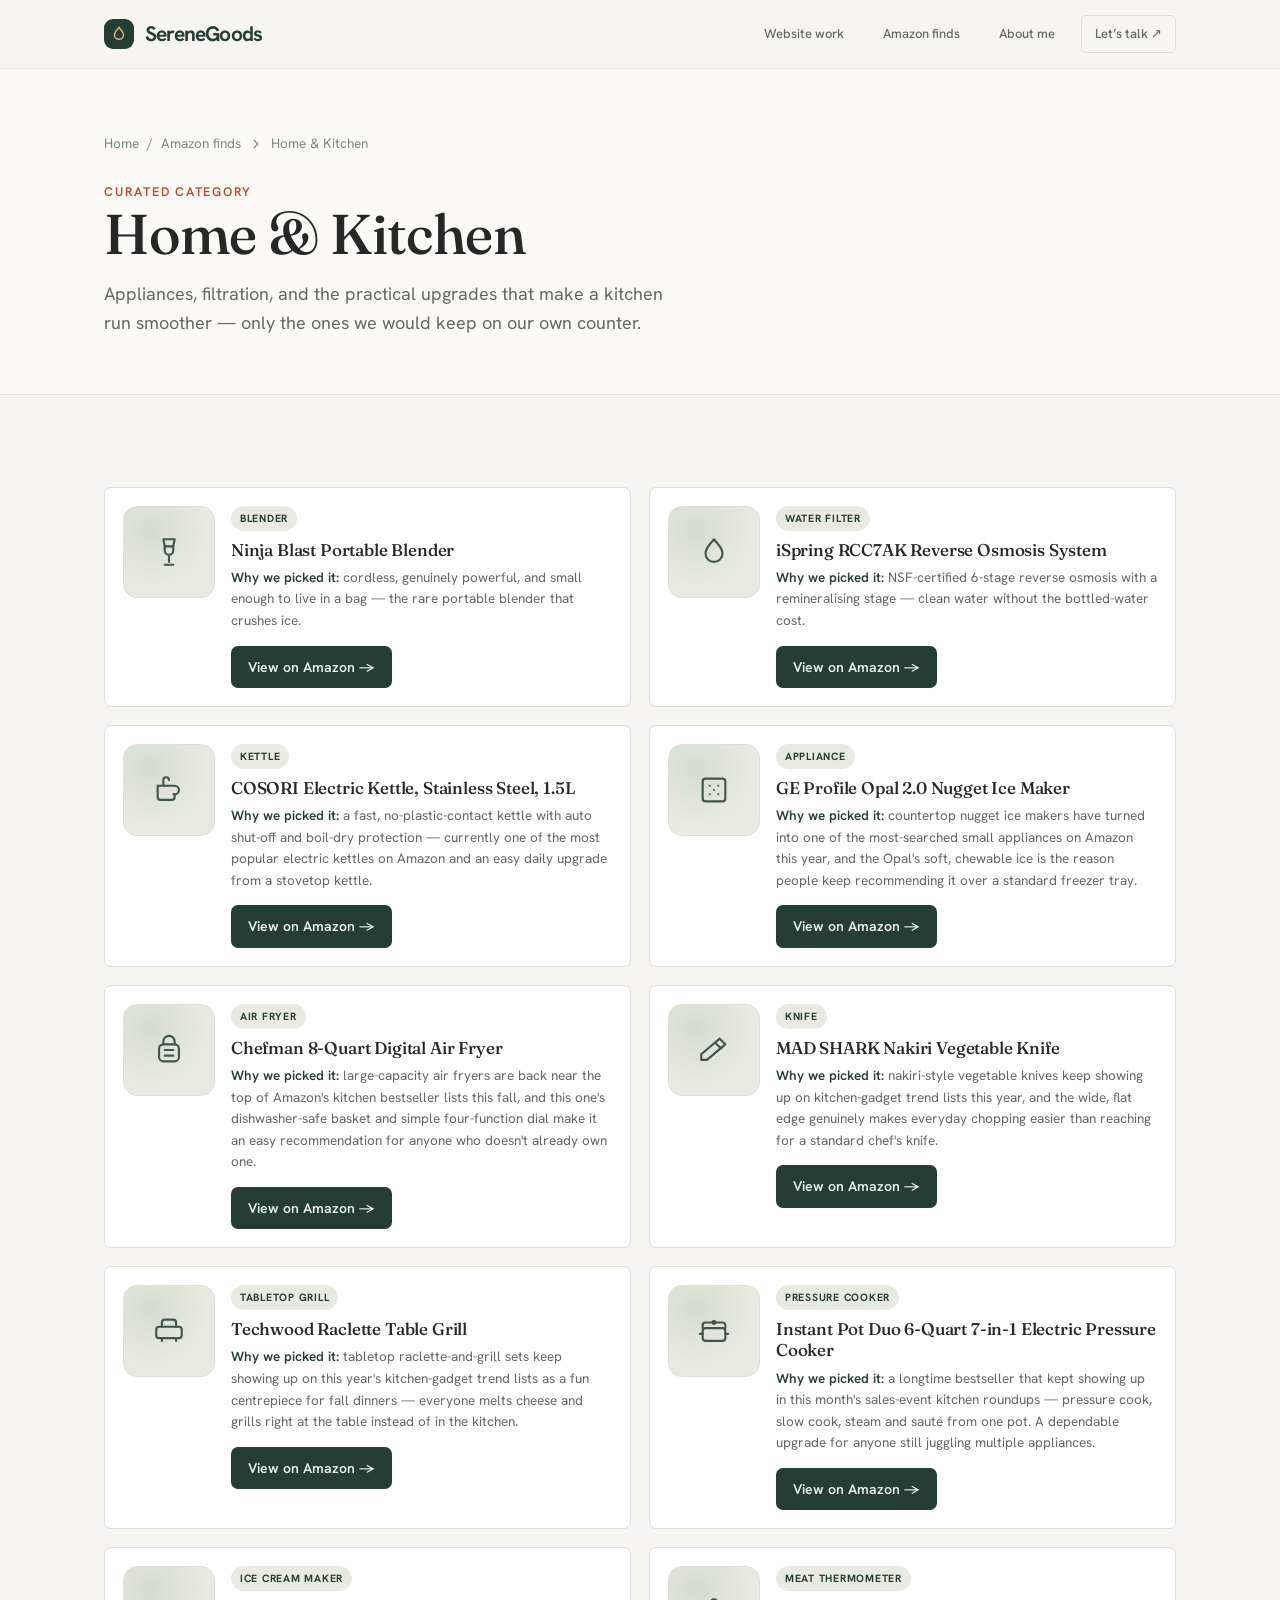
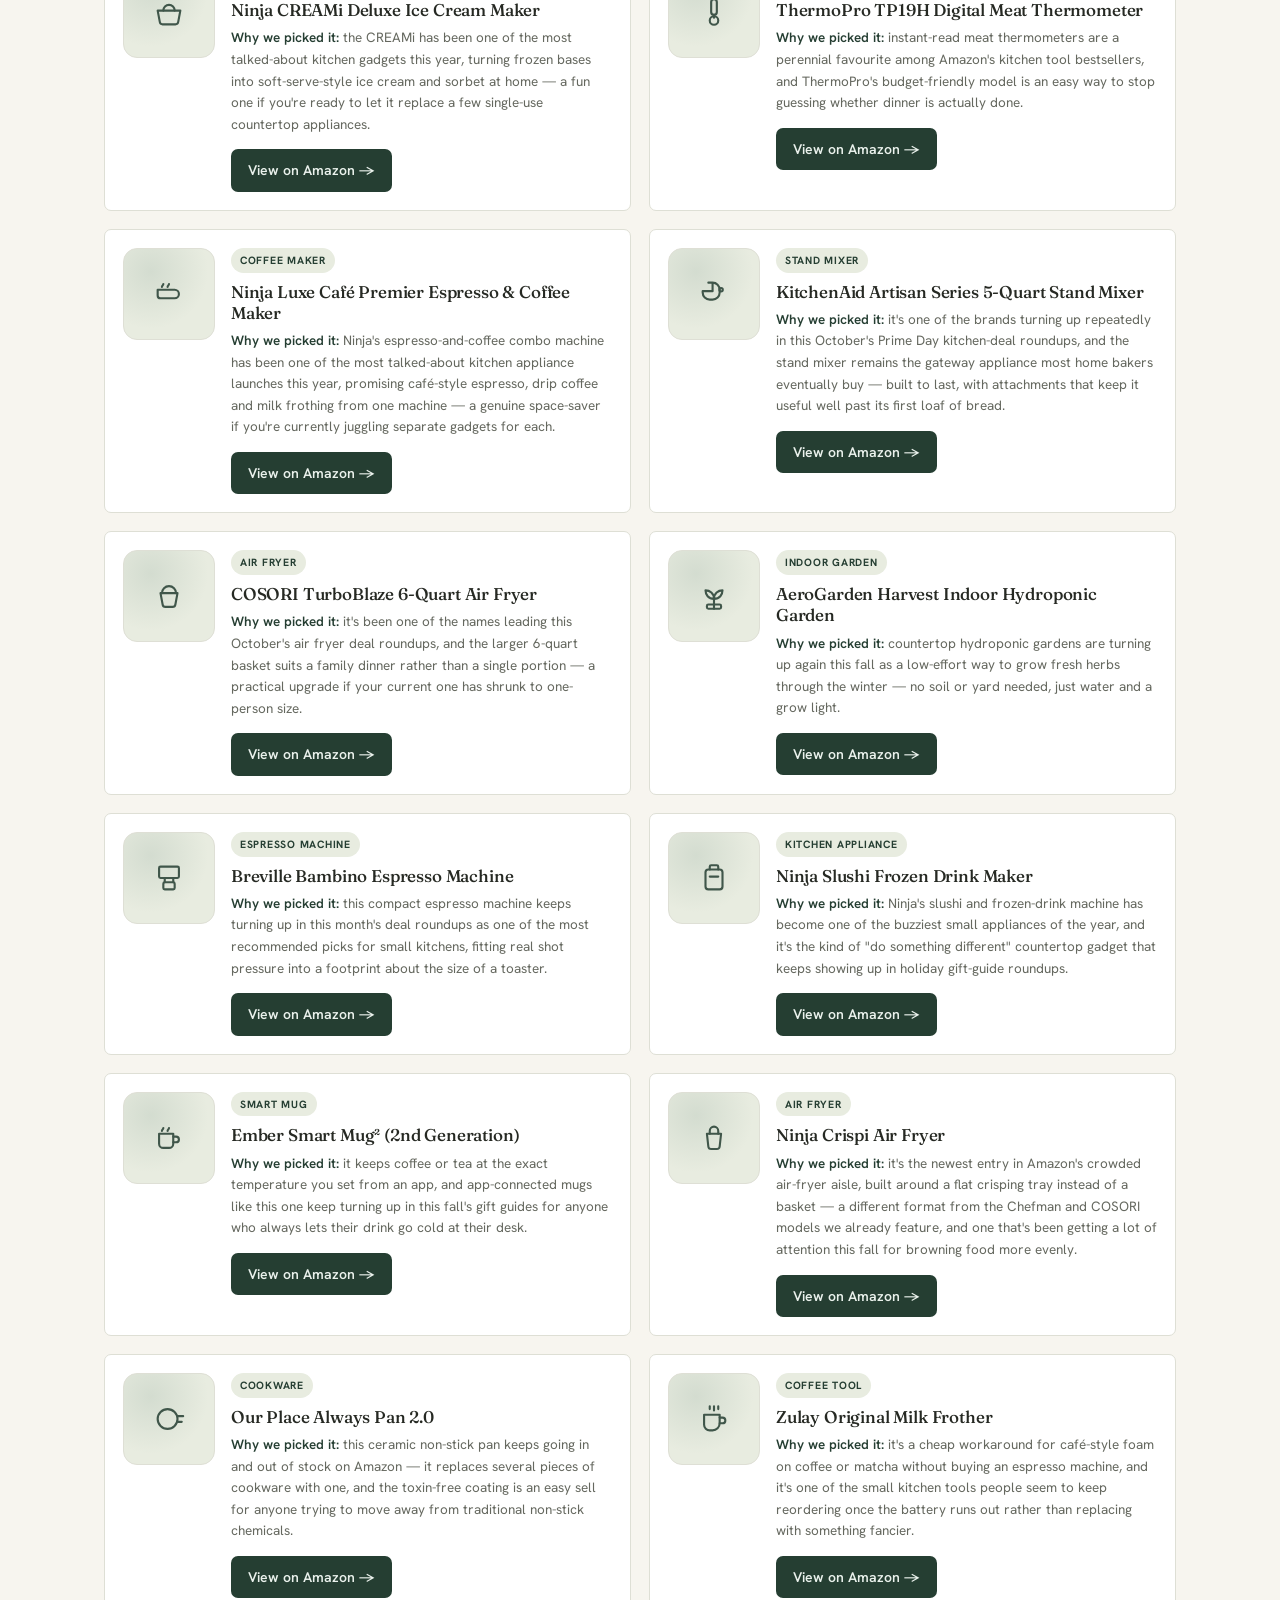
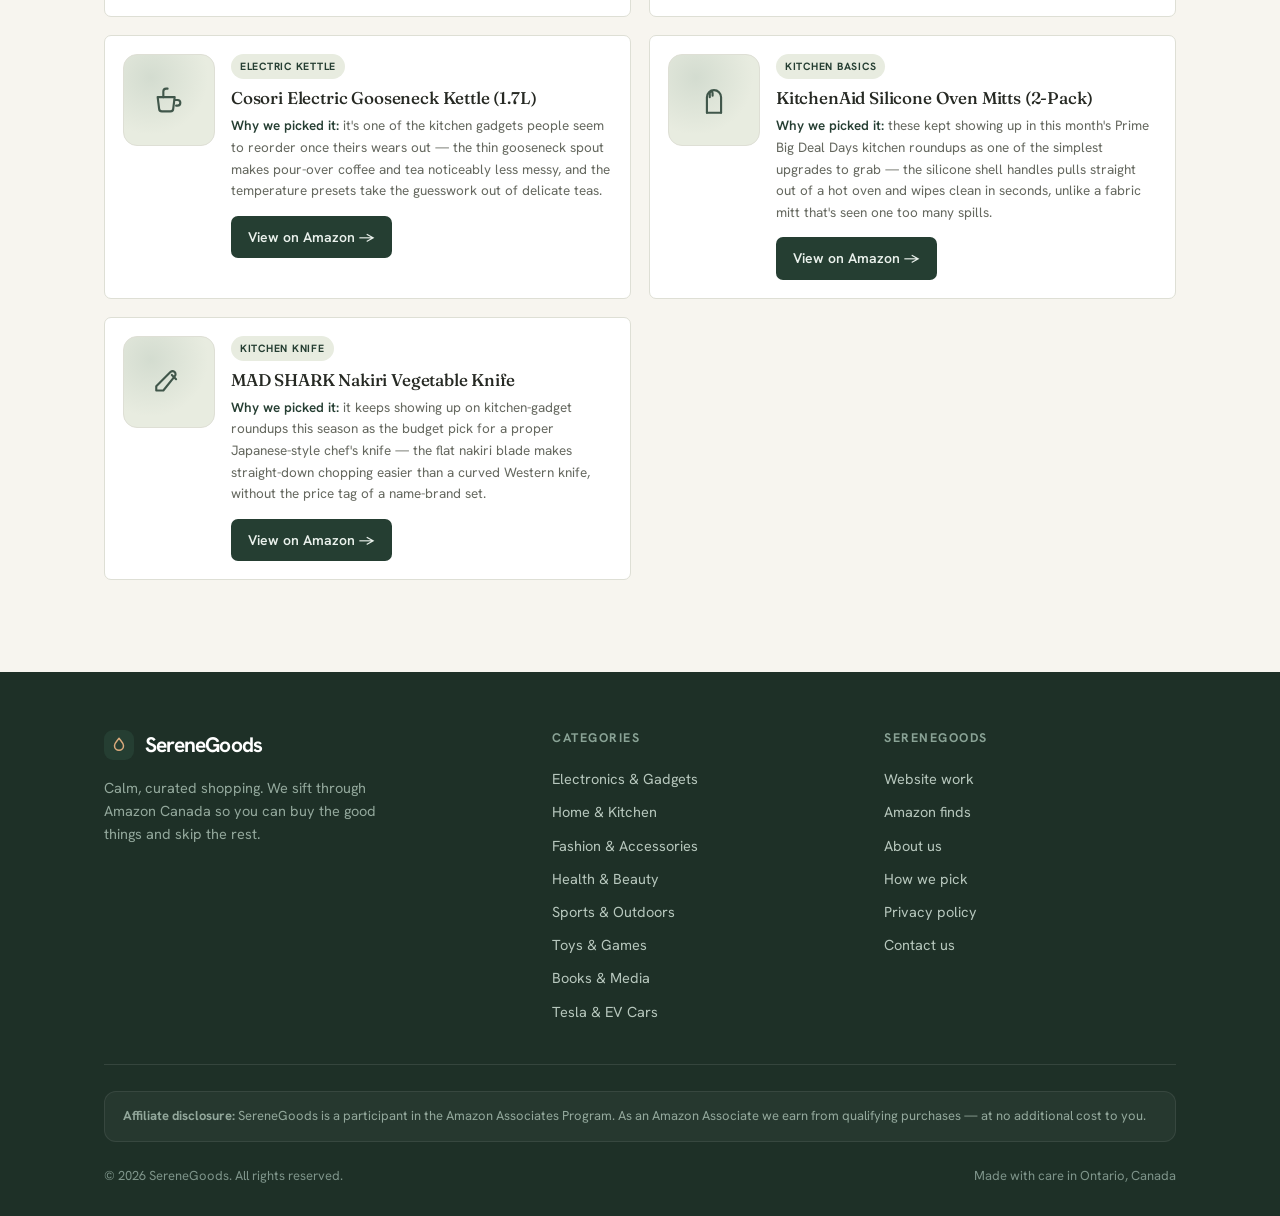
<file: home-kitchen.html>
<!DOCTYPE html>
<html lang="en">
<head>
<meta charset="UTF-8">
<meta name="viewport" content="width=device-width, initial-scale=1.0">
<title>Home &amp; Kitchen &mdash; SereneGoods</title>
<meta name="description" content="Curated home and kitchen products from Amazon Canada — appliances, water filtration and everyday essentials worth buying, picked by SereneGoods.">
<link rel="preconnect" href="https://fonts.googleapis.com">
<link rel="preconnect" href="https://fonts.gstatic.com" crossorigin>
<link href="https://fonts.googleapis.com/css2?family=Fraunces:ital,opsz,wght@0,9..144,400;0,9..144,500;1,9..144,400;1,9..144,500&family=Hanken+Grotesk:wght@400;500;600;700&display=swap" rel="stylesheet">
<style>
/* =========================================================
   SereneGoods — shared stylesheet
   Calm, editorial curation aesthetic.
   Palette: cool paper · pine · sage · honey accent
   Type: Fraunces (display) + Hanken Grotesk (body/utility)
   ========================================================= */

:root {
  --paper:      #F4F6F3;
  --paper-2:    #FBFCFA;
  --card:       #FFFFFF;
  --ink:        #16241F;
  --ink-soft:   #4C5C54;
  --ink-faint:  #7A887F;
  --pine:       #1E3D35;
  --pine-deep:  #142C26;
  --sage:       #8AA396;
  --sage-soft:  #E5ECE6;
  --honey:      #D9924B;
  --honey-deep: #BE7833;
  --line:       #DCE3DC;
  --line-soft:  #E8EDE8;

  --maxw: 1120px;
  --radius: 18px;
  --radius-sm: 12px;
  --shadow-sm: 0 1px 2px rgba(20,44,38,.04), 0 4px 14px rgba(20,44,38,.05);
  --shadow-md: 0 6px 28px rgba(20,44,38,.10);
  --ease: cubic-bezier(.22,.61,.36,1);

  --font-display: "Fraunces", Georgia, serif;
  --font-body: "Hanken Grotesk", system-ui, -apple-system, sans-serif;
}

/* ---------- reset ---------- */
*, *::before, *::after { box-sizing: border-box; }
* { margin: 0; }
html { -webkit-text-size-adjust: 100%; scroll-behavior: smooth; }
body {
  font-family: var(--font-body);
  background: var(--paper);
  color: var(--ink);
  line-height: 1.6;
  font-size: 17px;
  -webkit-font-smoothing: antialiased;
  text-rendering: optimizeLegibility;
}
img { max-width: 100%; display: block; }
a { color: inherit; text-decoration: none; }
button { font-family: inherit; }

/* ---------- layout helpers ---------- */
.wrap { max-width: var(--maxw); margin: 0 auto; padding: 0 24px; }
.eyebrow {
  font-size: 12.5px; font-weight: 600; letter-spacing: .14em;
  text-transform: uppercase; color: var(--honey-deep);
}
.section { padding: 92px 0; }
.section--tight { padding: 64px 0; }

h1, h2, h3 { font-family: var(--font-display); font-weight: 500; line-height: 1.08; letter-spacing: -.01em; }
.lede { color: var(--ink-soft); font-size: 19px; max-width: 56ch; }

/* ---------- buttons ---------- */
.btn {
  display: inline-flex; align-items: center; gap: 9px;
  font-weight: 600; font-size: 15.5px;
  padding: 13px 22px; border-radius: 999px;
  border: 1px solid transparent; cursor: pointer;
  transition: transform .25s var(--ease), background .25s var(--ease), box-shadow .25s var(--ease), color .2s;
}
.btn svg { width: 17px; height: 17px; }
.btn--primary { background: var(--honey); color: #2a1a08; }
.btn--primary:hover { background: var(--honey-deep); color: #fff; transform: translateY(-2px); box-shadow: 0 8px 20px rgba(190,120,51,.28); }
.btn--ghost { background: transparent; color: var(--pine); border-color: var(--line); }
.btn--ghost:hover { background: var(--sage-soft); border-color: var(--sage); transform: translateY(-2px); }
.btn--pine { background: var(--pine); color: #EAF1EC; }
.btn--pine:hover { background: var(--pine-deep); transform: translateY(-2px); box-shadow: var(--shadow-md); }

/* ---------- header ---------- */
.site-header {
  position: sticky; top: 0; z-index: 50;
  background: rgba(244,246,243,.82);
  backdrop-filter: saturate(140%) blur(10px);
  border-bottom: 1px solid var(--line-soft);
}
.nav { display: flex; align-items: center; justify-content: space-between; height: 68px; }
.brand { display: inline-flex; align-items: center; gap: 11px; font-family: var(--font-display); font-size: 21px; font-weight: 500; color: var(--pine); letter-spacing: -.01em; }
.brand .mark {
  width: 30px; height: 30px; border-radius: 9px;
  background: var(--pine); display: grid; place-items: center; flex: none;
}
.brand .mark svg { width: 18px; height: 18px; color: var(--honey); }
.nav-links { display: flex; align-items: center; gap: 4px; }
.nav-links a {
  font-size: 14.5px; font-weight: 500; color: var(--ink-soft);
  padding: 8px 13px; border-radius: 999px; transition: background .2s, color .2s;
}
.nav-links a:hover, .nav-links a[aria-current="page"] { background: var(--sage-soft); color: var(--pine); }
.nav-toggle { display: none; background: none; border: 1px solid var(--line); border-radius: 10px; padding: 8px; cursor: pointer; }
.nav-toggle svg { width: 20px; height: 20px; color: var(--pine); }

/* ---------- hero ---------- */
.hero { padding: 76px 0 40px; }
.hero-grid { display: grid; grid-template-columns: 1.15fr .85fr; gap: 56px; align-items: center; }
.hero h1 { font-size: clamp(40px, 6vw, 66px); margin: 18px 0 22px; }
.hero h1 em { font-style: italic; color: var(--honey-deep); }
.hero .lede { margin-bottom: 30px; }
.hero-actions { display: flex; gap: 14px; flex-wrap: wrap; }
.hero-meta { margin-top: 34px; display: flex; gap: 30px; }
.hero-meta .stat { display: flex; flex-direction: column; }
.hero-meta .num { font-family: var(--font-display); font-size: 27px; color: var(--pine); line-height: 1; }
.hero-meta .lbl { font-size: 13px; color: var(--ink-faint); margin-top: 5px; }

/* editor's pick — signature card */
.pick {
  background: var(--pine); color: #EAF1EC; border-radius: var(--radius);
  padding: 26px; position: relative; overflow: hidden; box-shadow: var(--shadow-md);
}
.pick::after {
  content: ""; position: absolute; right: -60px; top: -60px;
  width: 200px; height: 200px; border-radius: 50%;
  background: radial-gradient(circle at center, rgba(217,146,75,.34), transparent 68%);
}
.pick .tag { display: inline-flex; align-items: center; gap: 7px; font-size: 12px; font-weight: 600; letter-spacing: .12em; text-transform: uppercase; color: var(--honey); }
.pick .tag svg { width: 14px; height: 14px; }
.pick-art {
  margin: 18px 0; height: 168px; border-radius: var(--radius-sm);
  background:
    linear-gradient(135deg, rgba(255,255,255,.08), rgba(255,255,255,0)),
    repeating-linear-gradient(45deg, rgba(255,255,255,.04) 0 10px, transparent 10px 20px),
    var(--pine-deep);
  display: grid; place-items: center; border: 1px solid rgba(255,255,255,.08);
}
.pick-art svg { width: 58px; height: 58px; color: var(--sage); opacity: .9; }
.pick h3 { font-size: 22px; color: #fff; margin-bottom: 7px; }
.pick p { color: #BFD0C6; font-size: 14.5px; margin-bottom: 18px; }

/* ---------- category grid ---------- */
.section-head { max-width: 60ch; margin-bottom: 40px; }
.section-head h2 { font-size: clamp(28px, 3.4vw, 40px); margin: 12px 0 14px; }
.cat-grid { display: grid; grid-template-columns: repeat(4, 1fr); gap: 16px; }
.cat-card {
  background: var(--card); border: 1px solid var(--line); border-radius: var(--radius);
  padding: 24px 22px 22px; transition: transform .3s var(--ease), box-shadow .3s var(--ease), border-color .3s;
  position: relative; min-height: 168px; display: flex; flex-direction: column;
}
.cat-card:hover { transform: translateY(-4px); box-shadow: var(--shadow-md); border-color: var(--sage); }
.cat-ic {
  width: 50px; height: 50px; border-radius: 13px; background: var(--sage-soft);
  display: grid; place-items: center; margin-bottom: 16px; transition: background .3s;
}
.cat-ic svg { width: 26px; height: 26px; color: var(--pine); stroke-width: 1.6; }
.cat-card:hover .cat-ic { background: var(--pine); }
.cat-card:hover .cat-ic svg { color: var(--honey); }
.cat-card h3 { font-size: 18.5px; margin-bottom: 5px; font-weight: 500; }
.cat-card p { font-size: 13.5px; color: var(--ink-faint); margin-top: auto; }
.cat-card .arrow { position: absolute; top: 24px; right: 22px; color: var(--line); transition: color .3s, transform .3s; }
.cat-card:hover .arrow { color: var(--honey); transform: translate(3px,-3px); }
.cat-card .arrow svg { width: 18px; height: 18px; }

/* ---------- how we pick ---------- */
.pick-band { background: var(--paper-2); border-top: 1px solid var(--line-soft); border-bottom: 1px solid var(--line-soft); }
.pillars { display: grid; grid-template-columns: repeat(3, 1fr); gap: 30px; }
.pillar { padding-top: 22px; border-top: 2px solid var(--pine); }
.pillar .n { font-family: var(--font-display); font-size: 15px; color: var(--honey-deep); }
.pillar h3 { font-size: 21px; margin: 12px 0 9px; font-weight: 500; }
.pillar p { font-size: 15px; color: var(--ink-soft); }

/* ---------- featured products strip ---------- */
.feat-grid { display: grid; grid-template-columns: repeat(2, 1fr); gap: 18px; }

/* ---------- product card (compact, image-optional) ---------- */
.prod-grid { display: grid; grid-template-columns: repeat(2, 1fr); gap: 18px; }
.prod {
  background: var(--card); border: 1px solid var(--line); border-radius: var(--radius);
  padding: 18px; display: flex; gap: 16px; align-items: flex-start;
  transition: transform .3s var(--ease), box-shadow .3s var(--ease), border-color .3s;
}
.prod:hover { transform: translateY(-3px); box-shadow: var(--shadow-md); border-color: var(--sage); }
/* small thumbnail tile — shows an icon by default, or a product photo if you add one */
.prod-thumb {
  width: 92px; height: 92px; flex: none; border-radius: 14px; overflow: hidden;
  border: 1px solid var(--line);
  background: radial-gradient(circle at 30% 25%, rgba(138,163,150,.22), transparent 62%), var(--sage-soft);
  display: grid; place-items: center;
}
.prod-thumb img { width: 100%; height: 100%; object-fit: cover; }
.prod-thumb svg { width: 34px; height: 34px; color: var(--pine); opacity: .85; stroke-width: 1.5; }
.prod-body { display: flex; flex-direction: column; min-width: 0; }
.prod-tag {
  align-self: flex-start; background: var(--sage-soft);
  font-size: 10.5px; font-weight: 700; letter-spacing: .07em; text-transform: uppercase;
  color: var(--pine); padding: 4px 9px; border-radius: 999px; margin-bottom: 8px;
}
.prod-body h3 { font-size: 17px; font-weight: 500; line-height: 1.25; margin-bottom: 7px; }
.prod-why { font-size: 13.5px; color: var(--ink-soft); margin-bottom: 14px; }
.prod-why b { color: var(--pine); font-weight: 600; }
.prod-foot { margin-top: auto; }
.btn--sm { padding: 9px 16px; font-size: 14px; }

/* ---------- newsletter / contact ---------- */
.cta-band { background: var(--pine); color: #EAF1EC; border-radius: 26px; padding: 56px 48px; text-align: center; position: relative; overflow: hidden; }
.cta-band::before { content:""; position:absolute; inset:0; background: radial-gradient(circle at 80% -10%, rgba(217,146,75,.25), transparent 55%); }
.cta-band > * { position: relative; }
.cta-band h2 { font-size: clamp(28px, 4vw, 42px); color: #fff; margin-bottom: 14px; }
.cta-band p { color: #C3D2C9; max-width: 50ch; margin: 0 auto 28px; }
.cta-form { display: flex; gap: 10px; max-width: 440px; margin: 0 auto; }
.cta-form input {
  flex: 1; padding: 13px 18px; border-radius: 999px; border: 1px solid rgba(255,255,255,.2);
  background: rgba(255,255,255,.08); color: #fff; font-size: 15px; font-family: inherit;
}
.cta-form input::placeholder { color: #9FB3A7; }
.cta-form input:focus { outline: 2px solid var(--honey); outline-offset: 1px; }

/* ---------- footer ---------- */
.site-footer { background: var(--pine-deep); color: #B7C7BD; padding: 56px 0 30px; }
.foot-grid { display: grid; grid-template-columns: 1.4fr 1fr 1fr; gap: 40px; padding-bottom: 36px; border-bottom: 1px solid rgba(255,255,255,.1); }
.site-footer .brand { color: #fff; margin-bottom: 14px; }
.foot-about { font-size: 14.5px; color: #93A89C; max-width: 38ch; }
.foot-col h4 { font-family: var(--font-body); font-size: 12.5px; letter-spacing: .12em; text-transform: uppercase; color: var(--sage); margin-bottom: 14px; font-weight: 700; }
.foot-col a { display: block; font-size: 14.5px; padding: 5px 0; color: #B7C7BD; transition: color .2s; }
.foot-col a:hover { color: var(--honey); }
.foot-bottom { display: flex; justify-content: space-between; gap: 18px; flex-wrap: wrap; padding-top: 24px; font-size: 13px; color: #7E948A; }
.disclosure { background: rgba(255,255,255,.04); border: 1px solid rgba(255,255,255,.08); border-radius: 12px; padding: 14px 18px; font-size: 13px; color: #93A89C; margin-top: 26px; }

/* ---------- category page header band ---------- */
.page-band { background: var(--paper-2); border-bottom: 1px solid var(--line-soft); padding: 64px 0 56px; }
.page-band .eyebrow { margin-bottom: 14px; }
.page-band h1 { font-size: clamp(36px, 5vw, 56px); margin-bottom: 16px; }
.page-band .lede { font-size: 18px; }
.crumbs { display: flex; gap: 8px; align-items: center; font-size: 13.5px; color: var(--ink-faint); margin-bottom: 22px; }
.crumbs a:hover { color: var(--pine); }
.crumbs svg { width: 14px; height: 14px; }

/* ---------- motion / a11y ---------- */
.reveal { opacity: 0; transform: translateY(18px); }
.reveal.in { opacity: 1; transform: none; transition: opacity .7s var(--ease), transform .7s var(--ease); }
:focus-visible { outline: 2px solid var(--honey-deep); outline-offset: 2px; border-radius: 4px; }
@media (prefers-reduced-motion: reduce) {
  * { scroll-behavior: auto !important; }
  .reveal { opacity: 1; transform: none; transition: none; }
  .btn:hover, .cat-card:hover, .prod:hover { transform: none; }
}

/* ---------- responsive ---------- */
@media (max-width: 940px) {
  .hero-grid { grid-template-columns: 1fr; gap: 36px; }
  .cat-grid { grid-template-columns: repeat(2, 1fr); }
  .feat-grid, .prod-grid { grid-template-columns: repeat(2, 1fr); }
  .pillars { grid-template-columns: 1fr; gap: 22px; }
  .foot-grid { grid-template-columns: 1fr 1fr; }
  .nav-links { display: none; }
  .nav-links.open {
    display: flex; flex-direction: column; align-items: stretch;
    position: absolute; top: 68px; left: 0; right: 0; background: var(--paper-2);
    border-bottom: 1px solid var(--line); padding: 12px 24px 18px; gap: 2px;
  }
  .nav-toggle { display: inline-flex; }
}
@media (max-width: 560px) {
  body { font-size: 16px; }
  .section { padding: 64px 0; }
  .cat-grid, .feat-grid, .prod-grid { grid-template-columns: 1fr; }
  .foot-grid { grid-template-columns: 1fr; }
  .cta-form { flex-direction: column; }
  .cta-band { padding: 40px 24px; }
  .hero-meta { gap: 22px; }
}

/* ---------- empty / coming-soon state ---------- */
.empty { text-align: center; max-width: 600px; margin: 0 auto; padding: 40px 24px 20px; }
.empty-ic { width: 88px; height: 88px; border-radius: 24px; background: var(--sage-soft); display: grid; place-items: center; margin: 0 auto 28px; }
.empty-ic svg { width: 42px; height: 42px; color: var(--pine); stroke-width: 1.5; }
.empty h2 { font-size: clamp(26px, 4vw, 34px); margin-bottom: 14px; }
.empty p { color: var(--ink-soft); font-size: 17px; margin-bottom: 30px; }
.empty-actions { display: flex; gap: 12px; justify-content: center; flex-wrap: wrap; }

/* ---------- content / prose pages (about, privacy) ---------- */
.prose { max-width: 760px; }
.prose h2 { font-family: var(--font-display); font-weight: 500; font-size: 25px; margin: 40px 0 14px; }
.prose h2:first-child { margin-top: 0; }
.prose h3 { font-size: 18px; font-weight: 600; margin: 26px 0 8px; color: var(--pine); }
.prose p { margin-bottom: 16px; color: var(--ink-soft); line-height: 1.75; }
.prose ul { margin: 0 0 18px; padding-left: 22px; }
.prose li { margin-bottom: 9px; color: var(--ink-soft); line-height: 1.65; }
.prose a { color: var(--pine); text-decoration: underline; text-underline-offset: 2px; }
.prose a:hover { color: var(--honey-deep); }
.prose strong { color: var(--ink); font-weight: 600; }
.prose .muted { font-size: 14px; color: var(--ink-faint); }
.callout { background: var(--sage-soft); border-left: 3px solid var(--pine); border-radius: 12px; padding: 18px 22px; margin: 22px 0; }
.callout p { margin: 0; color: var(--ink); font-size: 15px; }

</style>
<link rel="stylesheet" href="affiliate-shell.css">
</head>
<body>

<header class="site-header">
  <div class="wrap nav">
    <a class="brand" href="index.html" aria-label="SereneGoods home">
      <span class="mark" aria-hidden="true"><svg viewBox="0 0 24 24" fill="none" stroke="currentColor" stroke-width="2" stroke-linecap="round" stroke-linejoin="round"><path d="M12 3c-3 4-6 6-6 10a6 6 0 0 0 12 0c0-4-3-6-6-10Z"/></svg></span>
      SereneGoods
    </a>
    <nav class="nav-links" id="navlinks" aria-label="Main navigation">
      <a href="index.html#work">Website work</a>
      <a href="finds.html">Amazon finds</a>
      <a href="index.html#about">About me</a>
      <a href="index.html#contact">Let’s talk ↗</a>
    </nav>
    <button class="nav-toggle" id="navtoggle" aria-controls="navlinks" aria-label="Toggle menu" aria-expanded="false"><svg viewBox="0 0 24 24" fill="none" stroke="currentColor" stroke-width="2" stroke-linecap="round"><path d="M4 7h16M4 12h16M4 17h16"/></svg></button>
  </div>
</header>

<section class="page-band">
  <div class="wrap">
    <nav class="crumbs" aria-label="Breadcrumb">
      <a href="index.html">Home</a><span aria-hidden="true"> / </span><a href="finds.html">Amazon finds</a><svg viewBox="0 0 24 24" fill="none" stroke="currentColor" stroke-width="2" stroke-linecap="round" stroke-linejoin="round"><path d="m9 18 6-6-6-6"/></svg><span>Home &amp; Kitchen</span>
    </nav>
    <span class="eyebrow">Curated category</span>
    <h1>Home &amp; Kitchen</h1>
    <p class="lede">Appliances, filtration, and the practical upgrades that make a kitchen run smoother — only the ones we would keep on our own counter.</p>
  </div>
</section>

<section class="section">
  <div class="wrap">
    <div class="prod-grid">
      <article class="prod reveal">
        <div class="prod-thumb"><svg viewBox="0 0 24 24" fill="none" stroke="currentColor" stroke-width="1.4" stroke-linecap="round" stroke-linejoin="round"><path d="M8 3h8l-1 5H9L8 3Z"/><path d="M9 8v3a3 3 0 0 0 6 0V8M12 14v5M9 21h6"/></svg></div>
        <div class="prod-body">
          <span class="prod-tag">Blender</span>
          <h3>Ninja Blast Portable Blender</h3>
          <p class="prod-why"><b>Why we picked it:</b> cordless, genuinely powerful, and small enough to live in a bag — the rare portable blender that crushes ice.</p>
          <div class="prod-foot"><a class="btn btn--pine btn--sm" href="https://amzn.to/4ckeP9t" target="_blank" rel="sponsored nofollow noopener">View on Amazon &rarr;</a></div>
        </div>
      </article>
      <article class="prod reveal">
        <div class="prod-thumb"><svg viewBox="0 0 24 24" fill="none" stroke="currentColor" stroke-width="1.4" stroke-linecap="round" stroke-linejoin="round"><path d="M12 3c-3 4-6 6-6 10a6 6 0 0 0 12 0c0-4-3-6-6-10Z"/></svg></div>
        <div class="prod-body">
          <span class="prod-tag">Water filter</span>
          <h3>iSpring RCC7AK Reverse Osmosis System</h3>
          <p class="prod-why"><b>Why we picked it:</b> NSF-certified 6-stage reverse osmosis with a remineralising stage — clean water without the bottled-water cost.</p>
          <div class="prod-foot"><a class="btn btn--pine btn--sm" href="https://amzn.to/4upc9Rm" target="_blank" rel="sponsored nofollow noopener">View on Amazon &rarr;</a></div>
        </div>
      </article>
      <article class="prod reveal" data-trend-date="2026-10-04">
        <div class="prod-thumb"><svg viewBox="0 0 24 24" fill="none" stroke="currentColor" stroke-width="1.4" stroke-linecap="round" stroke-linejoin="round"><path d="M4 9h12a3 3 0 1 1 0 6h-1"/><path d="M4 9v8a2 2 0 0 0 2 2h8a2 2 0 0 0 2-2v-2"/><path d="M8 9V5a2 2 0 0 1 4 0"/></svg></div>
        <div class="prod-body">
          <span class="prod-tag">Kettle</span>
          <h3>COSORI Electric Kettle, Stainless Steel, 1.5L</h3>
          <p class="prod-why"><b>Why we picked it:</b> a fast, no-plastic-contact kettle with auto shut-off and boil-dry protection — currently one of the most popular electric kettles on Amazon and an easy daily upgrade from a stovetop kettle.</p>
          <div class="prod-foot"><a class="btn btn--pine btn--sm" href="https://www.amazon.ca/s?k=COSORI+Electric+Kettle+Stainless+Steel&tag=serenegoods-20" target="_blank" rel="sponsored nofollow noopener">View on Amazon &rarr;</a></div>
        </div>
      </article>
      <article class="prod reveal" data-trend-date="2026-10-05">
        <div class="prod-thumb"><svg viewBox="0 0 24 24" fill="none" stroke="currentColor" stroke-width="1.4" stroke-linecap="round" stroke-linejoin="round"><rect x="4" y="4" width="16" height="16" rx="2"/><path d="M9 9h.01M9 15h.01M15 9h.01M15 15h.01M12 12h.01"/></svg></div>
        <div class="prod-body">
          <span class="prod-tag">Appliance</span>
          <h3>GE Profile Opal 2.0 Nugget Ice Maker</h3>
          <p class="prod-why"><b>Why we picked it:</b> countertop nugget ice makers have turned into one of the most-searched small appliances on Amazon this year, and the Opal's soft, chewable ice is the reason people keep recommending it over a standard freezer tray.</p>
          <div class="prod-foot"><a class="btn btn--pine btn--sm" href="https://www.amazon.ca/s?k=GE+Profile+Opal+2.0+Nugget+Ice+Maker&tag=serenegoods-20" target="_blank" rel="sponsored nofollow noopener">View on Amazon &rarr;</a></div>
        </div>
      </article>
      <article class="prod reveal" data-trend-date="2026-10-06">
        <div class="prod-thumb"><svg viewBox="0 0 24 24" fill="none" stroke="currentColor" stroke-width="1.4" stroke-linecap="round" stroke-linejoin="round"><rect x="5" y="8" width="14" height="12" rx="3"/><path d="M8 8V6a4 4 0 0 1 8 0v2"/><path d="M9 12h6M9 16h6"/></svg></div>
        <div class="prod-body">
          <span class="prod-tag">Air fryer</span>
          <h3>Chefman 8-Quart Digital Air Fryer</h3>
          <p class="prod-why"><b>Why we picked it:</b> large-capacity air fryers are back near the top of Amazon's kitchen bestseller lists this fall, and this one's dishwasher-safe basket and simple four-function dial make it an easy recommendation for anyone who doesn't already own one.</p>
          <div class="prod-foot"><a class="btn btn--pine btn--sm" href="https://www.amazon.ca/s?k=Chefman+8+Quart+Digital+Air+Fryer&tag=serenegoods-20" target="_blank" rel="sponsored nofollow noopener">View on Amazon &rarr;</a></div>
        </div>
      </article>
      <article class="prod reveal" data-trend-date="2026-10-07">
        <div class="prod-thumb"><svg viewBox="0 0 24 24" fill="none" stroke="currentColor" stroke-width="1.4" stroke-linecap="round" stroke-linejoin="round"><path d="M3 15 16 4l4 4L7 19H3v-4Z"/><path d="M13 7l4 4"/></svg></div>
        <div class="prod-body">
          <span class="prod-tag">Knife</span>
          <h3>MAD SHARK Nakiri Vegetable Knife</h3>
          <p class="prod-why"><b>Why we picked it:</b> nakiri-style vegetable knives keep showing up on kitchen-gadget trend lists this year, and the wide, flat edge genuinely makes everyday chopping easier than reaching for a standard chef's knife.</p>
          <div class="prod-foot"><a class="btn btn--pine btn--sm" href="https://www.amazon.ca/s?k=MAD+SHARK+Nakiri+Knife&tag=serenegoods-20" target="_blank" rel="sponsored nofollow noopener">View on Amazon &rarr;</a></div>
        </div>
      </article>
      <article class="prod reveal" data-trend-date="2026-10-08">
        <div class="prod-thumb"><svg viewBox="0 0 24 24" fill="none" stroke="currentColor" stroke-width="1.4" stroke-linecap="round" stroke-linejoin="round"><rect x="3" y="9" width="18" height="8" rx="2"/><path d="M7 9V6a2 2 0 0 1 2-2h6a2 2 0 0 1 2 2v3M7 17v2M17 17v2"/></svg></div>
        <div class="prod-body">
          <span class="prod-tag">Tabletop grill</span>
          <h3>Techwood Raclette Table Grill</h3>
          <p class="prod-why"><b>Why we picked it:</b> tabletop raclette-and-grill sets keep showing up on this year's kitchen-gadget trend lists as a fun centrepiece for fall dinners — everyone melts cheese and grills right at the table instead of in the kitchen.</p>
          <div class="prod-foot"><a class="btn btn--pine btn--sm" href="https://www.amazon.ca/s?k=Techwood+Raclette+Table+Grill&tag=serenegoods-20" target="_blank" rel="sponsored nofollow noopener">View on Amazon &rarr;</a></div>
        </div>
      </article>
      <article class="prod reveal" data-trend-date="2026-10-09">
        <div class="prod-thumb"><svg viewBox="0 0 24 24" fill="none" stroke="currentColor" stroke-width="1.4" stroke-linecap="round" stroke-linejoin="round"><rect x="4" y="10" width="16" height="9" rx="2"/><path d="M4 10V8a2 2 0 0 1 2-2h12a2 2 0 0 1 2 2v2"/><circle cx="12" cy="6" r="1"/><path d="M2 14h2M20 14h2"/></svg></div>
        <div class="prod-body">
          <span class="prod-tag">Pressure cooker</span>
          <h3>Instant Pot Duo 6-Quart 7-in-1 Electric Pressure Cooker</h3>
          <p class="prod-why"><b>Why we picked it:</b> a longtime bestseller that kept showing up in this month's sales-event kitchen roundups — pressure cook, slow cook, steam and sauté from one pot. A dependable upgrade for anyone still juggling multiple appliances.</p>
          <div class="prod-foot"><a class="btn btn--pine btn--sm" href="https://www.amazon.ca/s?k=Instant+Pot+Duo+6+Quart+Pressure+Cooker&tag=serenegoods-20" target="_blank" rel="sponsored nofollow noopener">View on Amazon &rarr;</a></div>
        </div>
      </article>
      <article class="prod reveal" data-trend-date="2026-10-10">
        <div class="prod-thumb"><svg viewBox="0 0 24 24" fill="none" stroke="currentColor" stroke-width="1.4" stroke-linecap="round" stroke-linejoin="round"><path d="M4 11h16l-1.5 8a2 2 0 0 1-2 1.7H7.5a2 2 0 0 1-2-1.7L4 11Z"/><path d="M8 11a4 4 0 1 1 8 0"/></svg></div>
        <div class="prod-body">
          <span class="prod-tag">Ice cream maker</span>
          <h3>Ninja CREAMi Deluxe Ice Cream Maker</h3>
          <p class="prod-why"><b>Why we picked it:</b> the CREAMi has been one of the most talked-about kitchen gadgets this year, turning frozen bases into soft-serve-style ice cream and sorbet at home — a fun one if you're ready to let it replace a few single-use countertop appliances.</p>
          <div class="prod-foot"><a class="btn btn--pine btn--sm" href="https://www.amazon.ca/s?k=Ninja+CREAMi+Deluxe+Ice+Cream+Maker&tag=serenegoods-20" target="_blank" rel="sponsored nofollow noopener">View on Amazon &rarr;</a></div>
        </div>
      </article>
      <article class="prod reveal" data-trend-date="2026-10-11">
        <div class="prod-thumb"><svg viewBox="0 0 24 24" fill="none" stroke="currentColor" stroke-width="1.4" stroke-linecap="round" stroke-linejoin="round"><rect x="10" y="3" width="4" height="11" rx="2"/><circle cx="12" cy="18" r="3"/><path d="M12 14v2"/></svg></div>
        <div class="prod-body">
          <span class="prod-tag">Meat thermometer</span>
          <h3>ThermoPro TP19H Digital Meat Thermometer</h3>
          <p class="prod-why"><b>Why we picked it:</b> instant-read meat thermometers are a perennial favourite among Amazon's kitchen tool bestsellers, and ThermoPro's budget-friendly model is an easy way to stop guessing whether dinner is actually done.</p>
          <div class="prod-foot"><a class="btn btn--pine btn--sm" href="https://www.amazon.ca/s?k=ThermoPro+TP19H+Digital+Meat+Thermometer&tag=serenegoods-20" target="_blank" rel="sponsored nofollow noopener">View on Amazon &rarr;</a></div>
        </div>
      </article>
      <article class="prod reveal" data-trend-date="2026-10-12">
        <div class="prod-thumb"><svg viewBox="0 0 24 24" fill="none" stroke="currentColor" stroke-width="1.4" stroke-linecap="round" stroke-linejoin="round"><path d="M4 9h12a3 3 0 1 1 0 6H6a2 2 0 0 1-2-2V9Z"/><path d="M8 5c0 1-1 1-1 2M12 5c0 1-1 1-1 2"/></svg></div>
        <div class="prod-body">
          <span class="prod-tag">Coffee maker</span>
          <h3>Ninja Luxe Caf&eacute; Premier Espresso &amp; Coffee Maker</h3>
          <p class="prod-why"><b>Why we picked it:</b> Ninja's espresso-and-coffee combo machine has been one of the most talked-about kitchen appliance launches this year, promising caf&eacute;-style espresso, drip coffee and milk frothing from one machine — a genuine space-saver if you're currently juggling separate gadgets for each.</p>
          <div class="prod-foot"><a class="btn btn--pine btn--sm" href="https://www.amazon.ca/s?k=Ninja+Luxe+Cafe+Premier+Espresso+and+Coffee+Maker&tag=serenegoods-20" target="_blank" rel="sponsored nofollow noopener">View on Amazon &rarr;</a></div>
        </div>
      </article>
      <article class="prod reveal" data-trend-date="2026-10-13">
        <div class="prod-thumb"><svg viewBox="0 0 24 24" fill="none" stroke="currentColor" stroke-width="1.4" stroke-linecap="round" stroke-linejoin="round"><path d="M8 4h3v3M11 4a5 5 0 0 1 5 5v2a5 5 0 0 1-5 5H9a5 5 0 0 1-5-5v-1h7V4Z"/><circle cx="17" cy="9" r="1.2"/></svg></div>
        <div class="prod-body">
          <span class="prod-tag">Stand mixer</span>
          <h3>KitchenAid Artisan Series 5-Quart Stand Mixer</h3>
          <p class="prod-why"><b>Why we picked it:</b> it's one of the brands turning up repeatedly in this October's Prime Day kitchen-deal roundups, and the stand mixer remains the gateway appliance most home bakers eventually buy — built to last, with attachments that keep it useful well past its first loaf of bread.</p>
          <div class="prod-foot"><a class="btn btn--pine btn--sm" href="https://www.amazon.ca/s?k=KitchenAid+Artisan+Series+5+Quart+Stand+Mixer&tag=serenegoods-20" target="_blank" rel="sponsored nofollow noopener">View on Amazon &rarr;</a></div>
        </div>
      </article>
      <article class="prod reveal" data-trend-date="2026-10-14">
        <div class="prod-thumb"><svg viewBox="0 0 24 24" fill="none" stroke="currentColor" stroke-width="1.4" stroke-linecap="round" stroke-linejoin="round"><path d="M6 10h12l-1.5 8a2 2 0 0 1-2 1.7h-5a2 2 0 0 1-2-1.7L6 10Z"/><path d="M7 10a5 5 0 0 1 10 0"/></svg></div>
        <div class="prod-body">
          <span class="prod-tag">Air fryer</span>
          <h3>COSORI TurboBlaze 6-Quart Air Fryer</h3>
          <p class="prod-why"><b>Why we picked it:</b> it's been one of the names leading this October's air fryer deal roundups, and the larger 6-quart basket suits a family dinner rather than a single portion — a practical upgrade if your current one has shrunk to one-person size.</p>
          <div class="prod-foot"><a class="btn btn--pine btn--sm" href="https://www.amazon.ca/s?k=COSORI+TurboBlaze+6+Quart+Air+Fryer&tag=serenegoods-20" target="_blank" rel="sponsored nofollow noopener">View on Amazon &rarr;</a></div>
        </div>
      </article>
      <article class="prod reveal" data-trend-date="2026-10-15">
        <div class="prod-thumb"><svg viewBox="0 0 24 24" fill="none" stroke="currentColor" stroke-width="1.4" stroke-linecap="round" stroke-linejoin="round"><path d="M12 21v-7"/><path d="M12 14c-4 0-6-3-6-6 3 0 6 2 6 6Z"/><path d="M12 14c4 0 6-3 6-6-3 0-6 2-6 6Z"/><rect x="7" y="18" width="10" height="3" rx="1"/></svg></div>
        <div class="prod-body">
          <span class="prod-tag">Indoor garden</span>
          <h3>AeroGarden Harvest Indoor Hydroponic Garden</h3>
          <p class="prod-why"><b>Why we picked it:</b> countertop hydroponic gardens are turning up again this fall as a low-effort way to grow fresh herbs through the winter — no soil or yard needed, just water and a grow light.</p>
          <div class="prod-foot"><a class="btn btn--pine btn--sm" href="https://www.amazon.ca/s?k=AeroGarden+Harvest+Indoor+Hydroponic+Garden&tag=serenegoods-20" target="_blank" rel="sponsored nofollow noopener">View on Amazon &rarr;</a></div>
        </div>
      </article>
      <article class="prod reveal" data-trend-date="2026-10-16">
        <div class="prod-thumb"><svg viewBox="0 0 24 24" fill="none" stroke="currentColor" stroke-width="1.4" stroke-linecap="round" stroke-linejoin="round"><rect x="5" y="4" width="14" height="8" rx="1"/><path d="M9 12v3M15 12v3"/><rect x="8" y="15" width="8" height="5" rx="1"/></svg></div>
        <div class="prod-body">
          <span class="prod-tag">Espresso machine</span>
          <h3>Breville Bambino Espresso Machine</h3>
          <p class="prod-why"><b>Why we picked it:</b> this compact espresso machine keeps turning up in this month's deal roundups as one of the most recommended picks for small kitchens, fitting real shot pressure into a footprint about the size of a toaster.</p>
          <div class="prod-foot"><a class="btn btn--pine btn--sm" href="https://www.amazon.ca/s?k=Breville+Bambino+Espresso+Machine&tag=serenegoods-20" target="_blank" rel="sponsored nofollow noopener">View on Amazon &rarr;</a></div>
        </div>
      </article>
      <article class="prod reveal" data-trend-date="2026-10-17">
        <div class="prod-thumb"><svg viewBox="0 0 24 24" fill="none" stroke="currentColor" stroke-width="1.4" stroke-linecap="round" stroke-linejoin="round"><rect x="6" y="6" width="12" height="14" rx="2"/><path d="M9 6V4a1 1 0 0 1 1-1h4a1 1 0 0 1 1 1v2"/><path d="M9 11h6"/></svg></div>
        <div class="prod-body">
          <span class="prod-tag">Kitchen appliance</span>
          <h3>Ninja Slushi Frozen Drink Maker</h3>
          <p class="prod-why"><b>Why we picked it:</b> Ninja's slushi and frozen-drink machine has become one of the buzziest small appliances of the year, and it's the kind of "do something different" countertop gadget that keeps showing up in holiday gift-guide roundups.</p>
          <div class="prod-foot"><a class="btn btn--pine btn--sm" href="https://www.amazon.ca/s?k=Ninja+Slushi+Frozen+Drink+Maker&tag=serenegoods-20" target="_blank" rel="sponsored nofollow noopener">View on Amazon &rarr;</a></div>
        </div>
      </article>
      <article class="prod reveal" data-trend-date="2026-10-18">
        <div class="prod-thumb"><svg viewBox="0 0 24 24" fill="none" stroke="currentColor" stroke-width="1.4" stroke-linecap="round" stroke-linejoin="round"><path d="M5 9h10v7a3 3 0 0 1-3 3H8a3 3 0 0 1-3-3V9Z"/><path d="M15 11h2a2 2 0 0 1 0 4h-2"/><path d="M8 5c0 1-1 1-1 2M12 5c0 1-1 1-1 2"/></svg></div>
        <div class="prod-body">
          <span class="prod-tag">Smart mug</span>
          <h3>Ember Smart Mug² (2nd Generation)</h3>
          <p class="prod-why"><b>Why we picked it:</b> it keeps coffee or tea at the exact temperature you set from an app, and app-connected mugs like this one keep turning up in this fall's gift guides for anyone who always lets their drink go cold at their desk.</p>
          <div class="prod-foot"><a class="btn btn--pine btn--sm" href="https://www.amazon.ca/s?k=Ember+Smart+Mug+2&tag=serenegoods-20" target="_blank" rel="sponsored nofollow noopener">View on Amazon &rarr;</a></div>
        </div>
      </article>
      <article class="prod reveal" data-trend-date="2026-10-19">
        <div class="prod-thumb"><svg viewBox="0 0 24 24" fill="none" stroke="currentColor" stroke-width="1.4" stroke-linecap="round" stroke-linejoin="round"><path d="M7 9h10l-1 9a2 2 0 0 1-2 1.8h-4A2 2 0 0 1 8 18L7 9Z"/><path d="M9 9V7a3 3 0 0 1 6 0v2"/></svg></div>
        <div class="prod-body">
          <span class="prod-tag">Air fryer</span>
          <h3>Ninja Crispi Air Fryer</h3>
          <p class="prod-why"><b>Why we picked it:</b> it's the newest entry in Amazon's crowded air-fryer aisle, built around a flat crisping tray instead of a basket — a different format from the Chefman and COSORI models we already feature, and one that's been getting a lot of attention this fall for browning food more evenly.</p>
          <div class="prod-foot"><a class="btn btn--pine btn--sm" href="https://www.amazon.ca/s?k=Ninja+Crispi+Air+Fryer&tag=serenegoods-20" target="_blank" rel="sponsored nofollow noopener">View on Amazon &rarr;</a></div>
        </div>
      </article>
      <article class="prod reveal" data-trend-date="2026-10-20">
        <div class="prod-thumb"><svg viewBox="0 0 24 24" fill="none" stroke="currentColor" stroke-width="1.4" stroke-linecap="round" stroke-linejoin="round"><circle cx="11" cy="12" r="7"/><path d="M18 10h4M18 14h3"/></svg></div>
        <div class="prod-body">
          <span class="prod-tag">Cookware</span>
          <h3>Our Place Always Pan 2.0</h3>
          <p class="prod-why"><b>Why we picked it:</b> this ceramic non-stick pan keeps going in and out of stock on Amazon — it replaces several pieces of cookware with one, and the toxin-free coating is an easy sell for anyone trying to move away from traditional non-stick chemicals.</p>
          <div class="prod-foot"><a class="btn btn--pine btn--sm" href="https://www.amazon.ca/s?k=Our+Place+Always+Pan+2.0&tag=serenegoods-20" target="_blank" rel="sponsored nofollow noopener">View on Amazon &rarr;</a></div>
        </div>
      </article>
      <article class="prod reveal" data-trend-date="2026-10-21">
        <div class="prod-thumb"><svg viewBox="0 0 24 24" fill="none" stroke="currentColor" stroke-width="1.4" stroke-linecap="round" stroke-linejoin="round"><path d="M5 9h11v6a5 5 0 0 1-5 5H9a4 4 0 0 1-4-4V9Z"/><path d="M16 11h2a2 2 0 0 1 0 4h-2"/><path d="M12 3v3M9 3v2M15 3v2"/></svg></div>
        <div class="prod-body">
          <span class="prod-tag">Coffee tool</span>
          <h3>Zulay Original Milk Frother</h3>
          <p class="prod-why"><b>Why we picked it:</b> it's a cheap workaround for café-style foam on coffee or matcha without buying an espresso machine, and it's one of the small kitchen tools people seem to keep reordering once the battery runs out rather than replacing with something fancier.</p>
          <div class="prod-foot"><a class="btn btn--pine btn--sm" href="https://www.amazon.ca/s?k=Zulay+Original+Milk+Frother&tag=serenegoods-20" target="_blank" rel="sponsored nofollow noopener">View on Amazon &rarr;</a></div>
        </div>
      </article>
      <article class="prod reveal" data-trend-date="2026-10-22">
        <div class="prod-thumb"><svg viewBox="0 0 24 24" fill="none" stroke="currentColor" stroke-width="1.4" stroke-linecap="round" stroke-linejoin="round"><path d="M4 10h12l-1 8a2 2 0 0 1-2 2H7a2 2 0 0 1-2-2l-1-8Z"/><path d="M16 12h2a2 2 0 0 1 0 4h-1"/><path d="M8 10V6a2 2 0 0 1 2-2h1"/></svg></div>
        <div class="prod-body">
          <span class="prod-tag">Electric kettle</span>
          <h3>Cosori Electric Gooseneck Kettle (1.7L)</h3>
          <p class="prod-why"><b>Why we picked it:</b> it's one of the kitchen gadgets people seem to reorder once theirs wears out — the thin gooseneck spout makes pour-over coffee and tea noticeably less messy, and the temperature presets take the guesswork out of delicate teas.</p>
          <div class="prod-foot"><a class="btn btn--pine btn--sm" href="https://www.amazon.ca/s?k=Cosori+Electric+Gooseneck+Kettle+1.7L&tag=serenegoods-20" target="_blank" rel="sponsored nofollow noopener">View on Amazon &rarr;</a></div>
        </div>
      </article>
      <article class="prod reveal" data-trend-date="2026-10-23">
        <div class="prod-thumb"><svg viewBox="0 0 24 24" fill="none" stroke="currentColor" stroke-width="1.4" stroke-linecap="round" stroke-linejoin="round"><path d="M7 21V10a5 5 0 0 1 10 0v11"/><path d="M7 21h10"/><path d="M9 10V7a1 1 0 0 1 2 0v2"/></svg></div>
        <div class="prod-body">
          <span class="prod-tag">Kitchen basics</span>
          <h3>KitchenAid Silicone Oven Mitts (2-Pack)</h3>
          <p class="prod-why"><b>Why we picked it:</b> these kept showing up in this month's Prime Big Deal Days kitchen roundups as one of the simplest upgrades to grab — the silicone shell handles pulls straight out of a hot oven and wipes clean in seconds, unlike a fabric mitt that's seen one too many spills.</p>
          <div class="prod-foot"><a class="btn btn--pine btn--sm" href="https://www.amazon.ca/s?k=KitchenAid+Silicone+Oven+Mitts+2+Pack&tag=serenegoods-20" target="_blank" rel="sponsored nofollow noopener">View on Amazon &rarr;</a></div>
        </div>
      </article>
      <article class="prod reveal" data-trend-date="2026-10-24">
        <div class="prod-thumb"><svg viewBox="0 0 24 24" fill="none" stroke="currentColor" stroke-width="1.4" stroke-linecap="round" stroke-linejoin="round"><path d="M3 15l10-10a2 2 0 0 1 3 3L8 18H3v-3Z"/><path d="M14 7l3 3"/></svg></div>
        <div class="prod-body">
          <span class="prod-tag">Kitchen knife</span>
          <h3>MAD SHARK Nakiri Vegetable Knife</h3>
          <p class="prod-why"><b>Why we picked it:</b> it keeps showing up on kitchen-gadget roundups this season as the budget pick for a proper Japanese-style chef's knife — the flat nakiri blade makes straight-down chopping easier than a curved Western knife, without the price tag of a name-brand set.</p>
          <div class="prod-foot"><a class="btn btn--pine btn--sm" href="https://www.amazon.ca/s?k=MAD+SHARK+Nakiri+Vegetable+Knife&tag=serenegoods-20" target="_blank" rel="sponsored nofollow noopener">View on Amazon &rarr;</a></div>
        </div>
      </article>
    </div>
  </div>
</section>

<footer class="site-footer">
  <div class="wrap">
    <div class="foot-grid">
      <div>
        <span class="brand"><span class="mark" aria-hidden="true"><svg viewBox="0 0 24 24" fill="none" stroke="currentColor" stroke-width="2" stroke-linecap="round" stroke-linejoin="round"><path d="M12 3c-3 4-6 6-6 10a6 6 0 0 0 12 0c0-4-3-6-6-10Z"/></svg></span> SereneGoods</span>
        <p class="foot-about">Calm, curated shopping. We sift through Amazon Canada so you can buy the good things and skip the rest.</p>
      </div>
      <div class="foot-col">
        <h4>Categories</h4>
        <a href="electronics.html">Electronics &amp; Gadgets</a>
        <a href="home-kitchen.html">Home &amp; Kitchen</a>
        <a href="fashion.html">Fashion &amp; Accessories</a>
        <a href="health-beauty.html">Health &amp; Beauty</a>
        <a href="sports-outdoors.html">Sports &amp; Outdoors</a>
        <a href="toys-games.html">Toys &amp; Games</a>
        <a href="books-media.html">Books &amp; Media</a>
        <a href="ev.html">Tesla &amp; EV Cars</a>
      </div>
      <div class="foot-col">
        <h4>SereneGoods</h4>
        <a href="index.html#work">Website work</a>
        <a href="finds.html">Amazon finds</a>
        <a href="about.html">About us</a>
        <a href="finds.html#how">How we pick</a>
        <a href="privacy.html">Privacy policy</a>
        <a href="mailto:hello@serenegoods.ca">Contact us</a>
      </div>
    </div>
    <div class="disclosure"><strong>Affiliate disclosure:</strong> SereneGoods is a participant in the Amazon Associates Program. As an Amazon Associate we earn from qualifying purchases — at no additional cost to you.</div>
    <div class="foot-bottom">
      <span>&copy; <span id="yr"></span> SereneGoods. All rights reserved.</span>
      <span>Made with care in Ontario, Canada</span>
    </div>
  </div>
</footer>

<script>
  document.getElementById('yr').textContent = new Date().getFullYear();
  var t = document.getElementById('navtoggle'), n = document.getElementById('navlinks');
  t.addEventListener('click', function () { var open = n.classList.toggle('open'); t.setAttribute('aria-expanded', open); });
  var io = new IntersectionObserver(function (entries) {
    entries.forEach(function (e) { if (e.isIntersecting) { e.target.classList.add('in'); io.unobserve(e.target); } });
  }, { threshold: .12 });
  document.querySelectorAll('.reveal').forEach(function (el) { io.observe(el); });
</script>
</body>
</html>
</file>
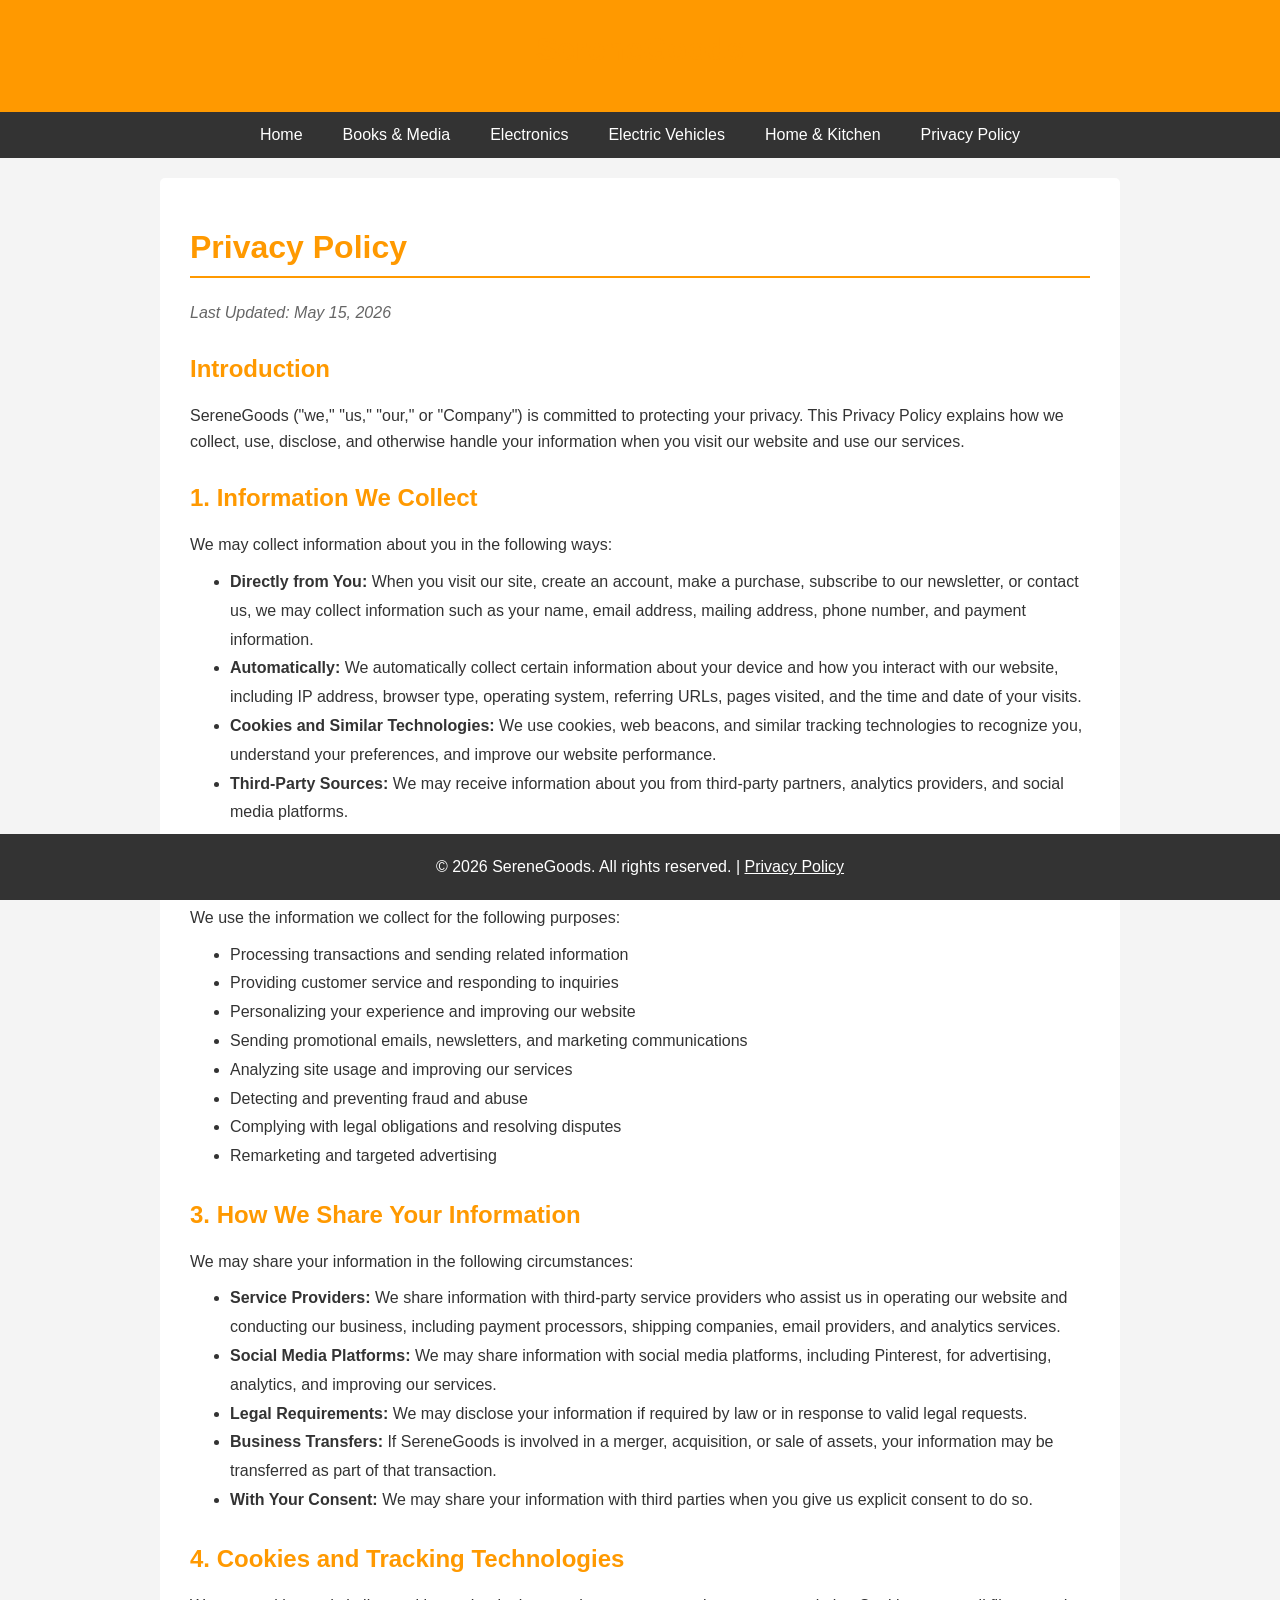
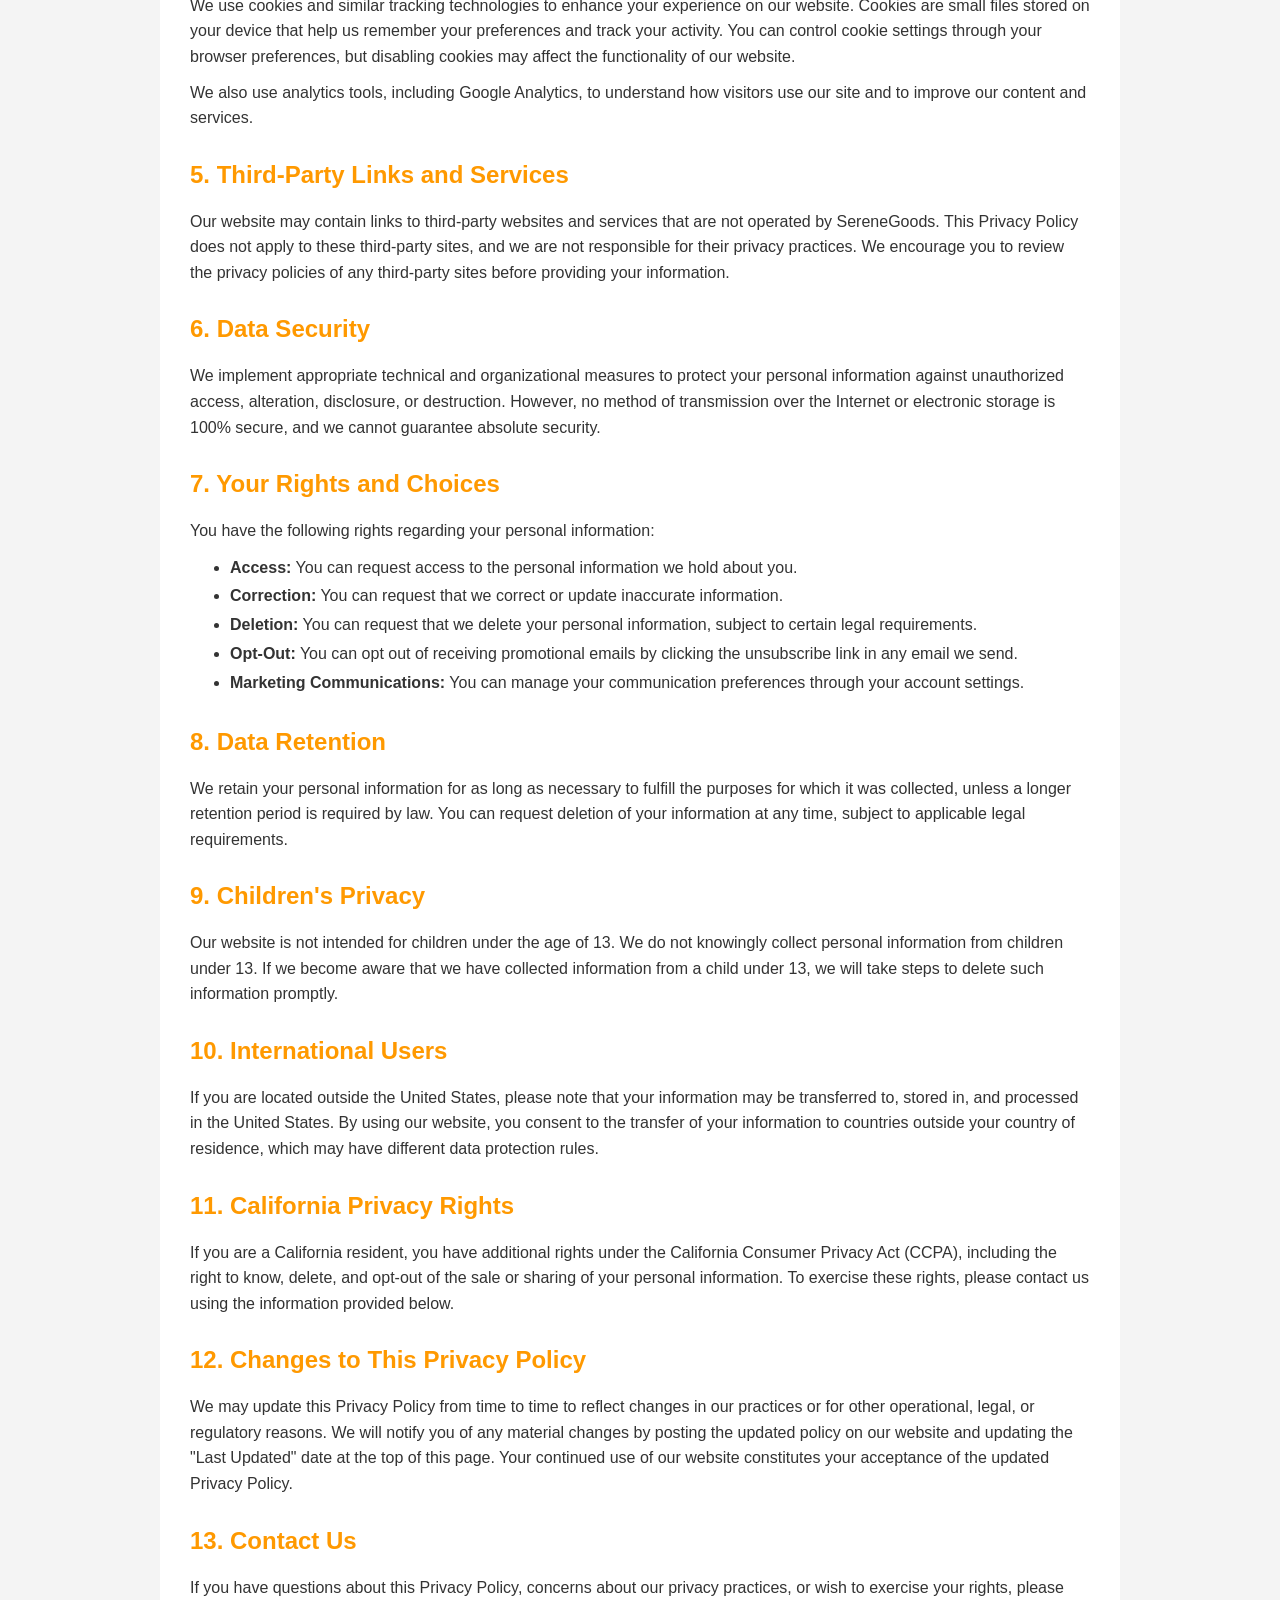
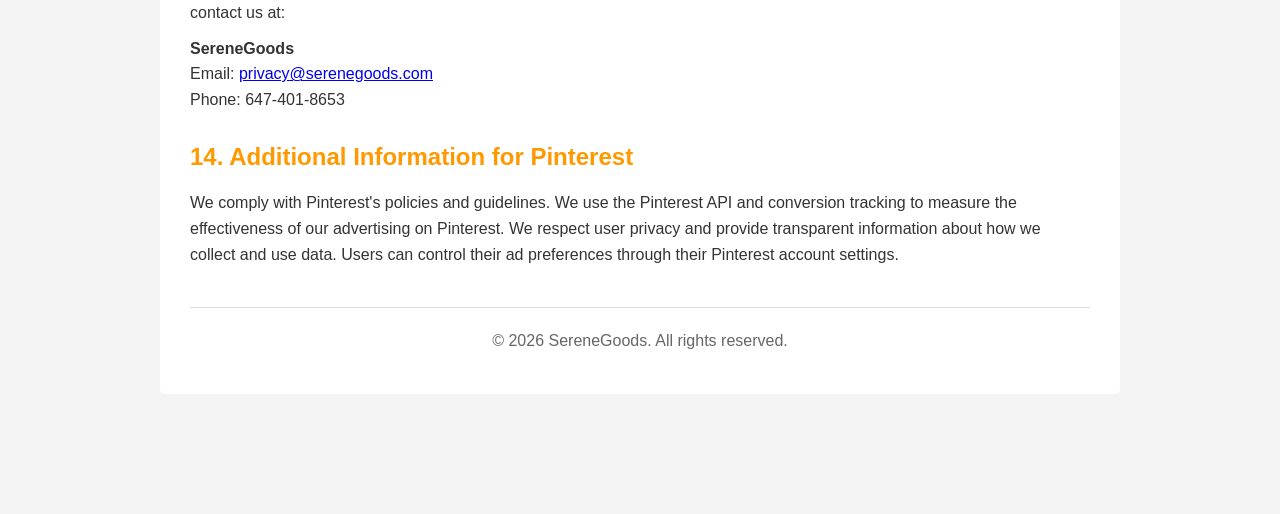
<file: privacy-policy.html>
<!DOCTYPE html>
<html lang="en">
<head>
    <meta charset="UTF-8">
    <meta name="viewport" content="width=device-width, initial-scale=1.0">
    <title>Privacy Policy - SereneGoods</title>
    <style>
        body {
            font-family: Arial, sans-serif;
            margin: 0;
            padding: 0;
            background-color: #f4f4f4;
            color: #333;
        }
        header {
            background-color: #ff9900;
            color: white;
            padding: 10px 0;
            text-align: center;
        }
        nav {
            display: flex;
            justify-content: center;
            background-color: #333;
        }
        nav a {
            color: white;
            padding: 14px 20px;
            text-decoration: none;
            text-align: center;
        }
        nav a:hover {
            background-color: #575757;
        }
        main {
            padding: 20px;
            margin-bottom: 100px;
        }
        footer {
            background-color: #333;
            color: white;
            text-align: center;
            padding: 10px 0;
            position: fixed;
            width: 100%;
            bottom: 0;
        }
        .content {
            max-width: 900px;
            margin: auto;
            background-color: white;
            padding: 30px;
            border-radius: 5px;
        }
        h1 {
            color: #ff9900;
            border-bottom: 2px solid #ff9900;
            padding-bottom: 10px;
        }
        h2 {
            color: #ff9900;
            margin-top: 30px;
        }
        p {
            line-height: 1.6;
            margin: 10px 0;
        }
        ul {
            line-height: 1.8;
            margin: 10px 0;
        }
        .last-updated {
            color: #666;
            font-style: italic;
            margin-bottom: 20px;
        }
    </style>
</head>
<body>
    <header>
        <h1>SereneGoods</h1>
    </header>
    <nav>
        <a href="index.html">Home</a>
        <a href="books-media.html">Books & Media</a>
        <a href="electronics.html">Electronics</a>
        <a href="ev.html">Electric Vehicles</a>
        <a href="home-kitchen.html">Home & Kitchen</a>
        <a href="privacy-policy.html">Privacy Policy</a>
    </nav>
    <main>
        <div class="content">
            <h1>Privacy Policy</h1>
            <p class="last-updated">Last Updated: May 15, 2026</p>

            <h2>Introduction</h2>
            <p>SereneGoods ("we," "us," "our," or "Company") is committed to protecting your privacy. This Privacy Policy explains how we collect, use, disclose, and otherwise handle your information when you visit our website and use our services.</p>

            <h2>1. Information We Collect</h2>
            <p>We may collect information about you in the following ways:</p>
            <ul>
                <li><strong>Directly from You:</strong> When you visit our site, create an account, make a purchase, subscribe to our newsletter, or contact us, we may collect information such as your name, email address, mailing address, phone number, and payment information.</li>
                <li><strong>Automatically:</strong> We automatically collect certain information about your device and how you interact with our website, including IP address, browser type, operating system, referring URLs, pages visited, and the time and date of your visits.</li>
                <li><strong>Cookies and Similar Technologies:</strong> We use cookies, web beacons, and similar tracking technologies to recognize you, understand your preferences, and improve our website performance.</li>
                <li><strong>Third-Party Sources:</strong> We may receive information about you from third-party partners, analytics providers, and social media platforms.</li>
            </ul>

            <h2>2. How We Use Your Information</h2>
            <p>We use the information we collect for the following purposes:</p>
            <ul>
                <li>Processing transactions and sending related information</li>
                <li>Providing customer service and responding to inquiries</li>
                <li>Personalizing your experience and improving our website</li>
                <li>Sending promotional emails, newsletters, and marketing communications</li>
                <li>Analyzing site usage and improving our services</li>
                <li>Detecting and preventing fraud and abuse</li>
                <li>Complying with legal obligations and resolving disputes</li>
                <li>Remarketing and targeted advertising</li>
            </ul>

            <h2>3. How We Share Your Information</h2>
            <p>We may share your information in the following circumstances:</p>
            <ul>
                <li><strong>Service Providers:</strong> We share information with third-party service providers who assist us in operating our website and conducting our business, including payment processors, shipping companies, email providers, and analytics services.</li>
                <li><strong>Social Media Platforms:</strong> We may share information with social media platforms, including Pinterest, for advertising, analytics, and improving our services.</li>
                <li><strong>Legal Requirements:</strong> We may disclose your information if required by law or in response to valid legal requests.</li>
                <li><strong>Business Transfers:</strong> If SereneGoods is involved in a merger, acquisition, or sale of assets, your information may be transferred as part of that transaction.</li>
                <li><strong>With Your Consent:</strong> We may share your information with third parties when you give us explicit consent to do so.</li>
            </ul>

            <h2>4. Cookies and Tracking Technologies</h2>
            <p>We use cookies and similar tracking technologies to enhance your experience on our website. Cookies are small files stored on your device that help us remember your preferences and track your activity. You can control cookie settings through your browser preferences, but disabling cookies may affect the functionality of our website.</p>
            <p>We also use analytics tools, including Google Analytics, to understand how visitors use our site and to improve our content and services.</p>

            <h2>5. Third-Party Links and Services</h2>
            <p>Our website may contain links to third-party websites and services that are not operated by SereneGoods. This Privacy Policy does not apply to these third-party sites, and we are not responsible for their privacy practices. We encourage you to review the privacy policies of any third-party sites before providing your information.</p>

            <h2>6. Data Security</h2>
            <p>We implement appropriate technical and organizational measures to protect your personal information against unauthorized access, alteration, disclosure, or destruction. However, no method of transmission over the Internet or electronic storage is 100% secure, and we cannot guarantee absolute security.</p>

            <h2>7. Your Rights and Choices</h2>
            <p>You have the following rights regarding your personal information:</p>
            <ul>
                <li><strong>Access:</strong> You can request access to the personal information we hold about you.</li>
                <li><strong>Correction:</strong> You can request that we correct or update inaccurate information.</li>
                <li><strong>Deletion:</strong> You can request that we delete your personal information, subject to certain legal requirements.</li>
                <li><strong>Opt-Out:</strong> You can opt out of receiving promotional emails by clicking the unsubscribe link in any email we send.</li>
                <li><strong>Marketing Communications:</strong> You can manage your communication preferences through your account settings.</li>
            </ul>

            <h2>8. Data Retention</h2>
            <p>We retain your personal information for as long as necessary to fulfill the purposes for which it was collected, unless a longer retention period is required by law. You can request deletion of your information at any time, subject to applicable legal requirements.</p>

            <h2>9. Children's Privacy</h2>
            <p>Our website is not intended for children under the age of 13. We do not knowingly collect personal information from children under 13. If we become aware that we have collected information from a child under 13, we will take steps to delete such information promptly.</p>

            <h2>10. International Users</h2>
            <p>If you are located outside the United States, please note that your information may be transferred to, stored in, and processed in the United States. By using our website, you consent to the transfer of your information to countries outside your country of residence, which may have different data protection rules.</p>

            <h2>11. California Privacy Rights</h2>
            <p>If you are a California resident, you have additional rights under the California Consumer Privacy Act (CCPA), including the right to know, delete, and opt-out of the sale or sharing of your personal information. To exercise these rights, please contact us using the information provided below.</p>

            <h2>12. Changes to This Privacy Policy</h2>
            <p>We may update this Privacy Policy from time to time to reflect changes in our practices or for other operational, legal, or regulatory reasons. We will notify you of any material changes by posting the updated policy on our website and updating the "Last Updated" date at the top of this page. Your continued use of our website constitutes your acceptance of the updated Privacy Policy.</p>

            <h2>13. Contact Us</h2>
            <p>If you have questions about this Privacy Policy, concerns about our privacy practices, or wish to exercise your rights, please contact us at:</p>
            <p>
                <strong>SereneGoods</strong><br>
                Email: <a href="mailto:privacy@serenegoods.com">privacy@serenegoods.com</a><br>
                Phone: 647-401-8653<br>
            </p>

            <h2>14. Additional Information for Pinterest</h2>
            <p>We comply with Pinterest's policies and guidelines. We use the Pinterest API and conversion tracking to measure the effectiveness of our advertising on Pinterest. We respect user privacy and provide transparent information about how we collect and use data. Users can control their ad preferences through their Pinterest account settings.</p>

            <hr style="margin-top: 40px; border: none; border-top: 1px solid #ddd;">
            <p style="text-align: center; color: #666; margin-top: 20px;">© 2026 SereneGoods. All rights reserved.</p>
        </div>
    </main>
    <footer>
        <p>&copy; 2026 SereneGoods. All rights reserved. | <a href="privacy-policy.html" style="color: white;">Privacy Policy</a></p>
    </footer>
</body>
</html>
</file>
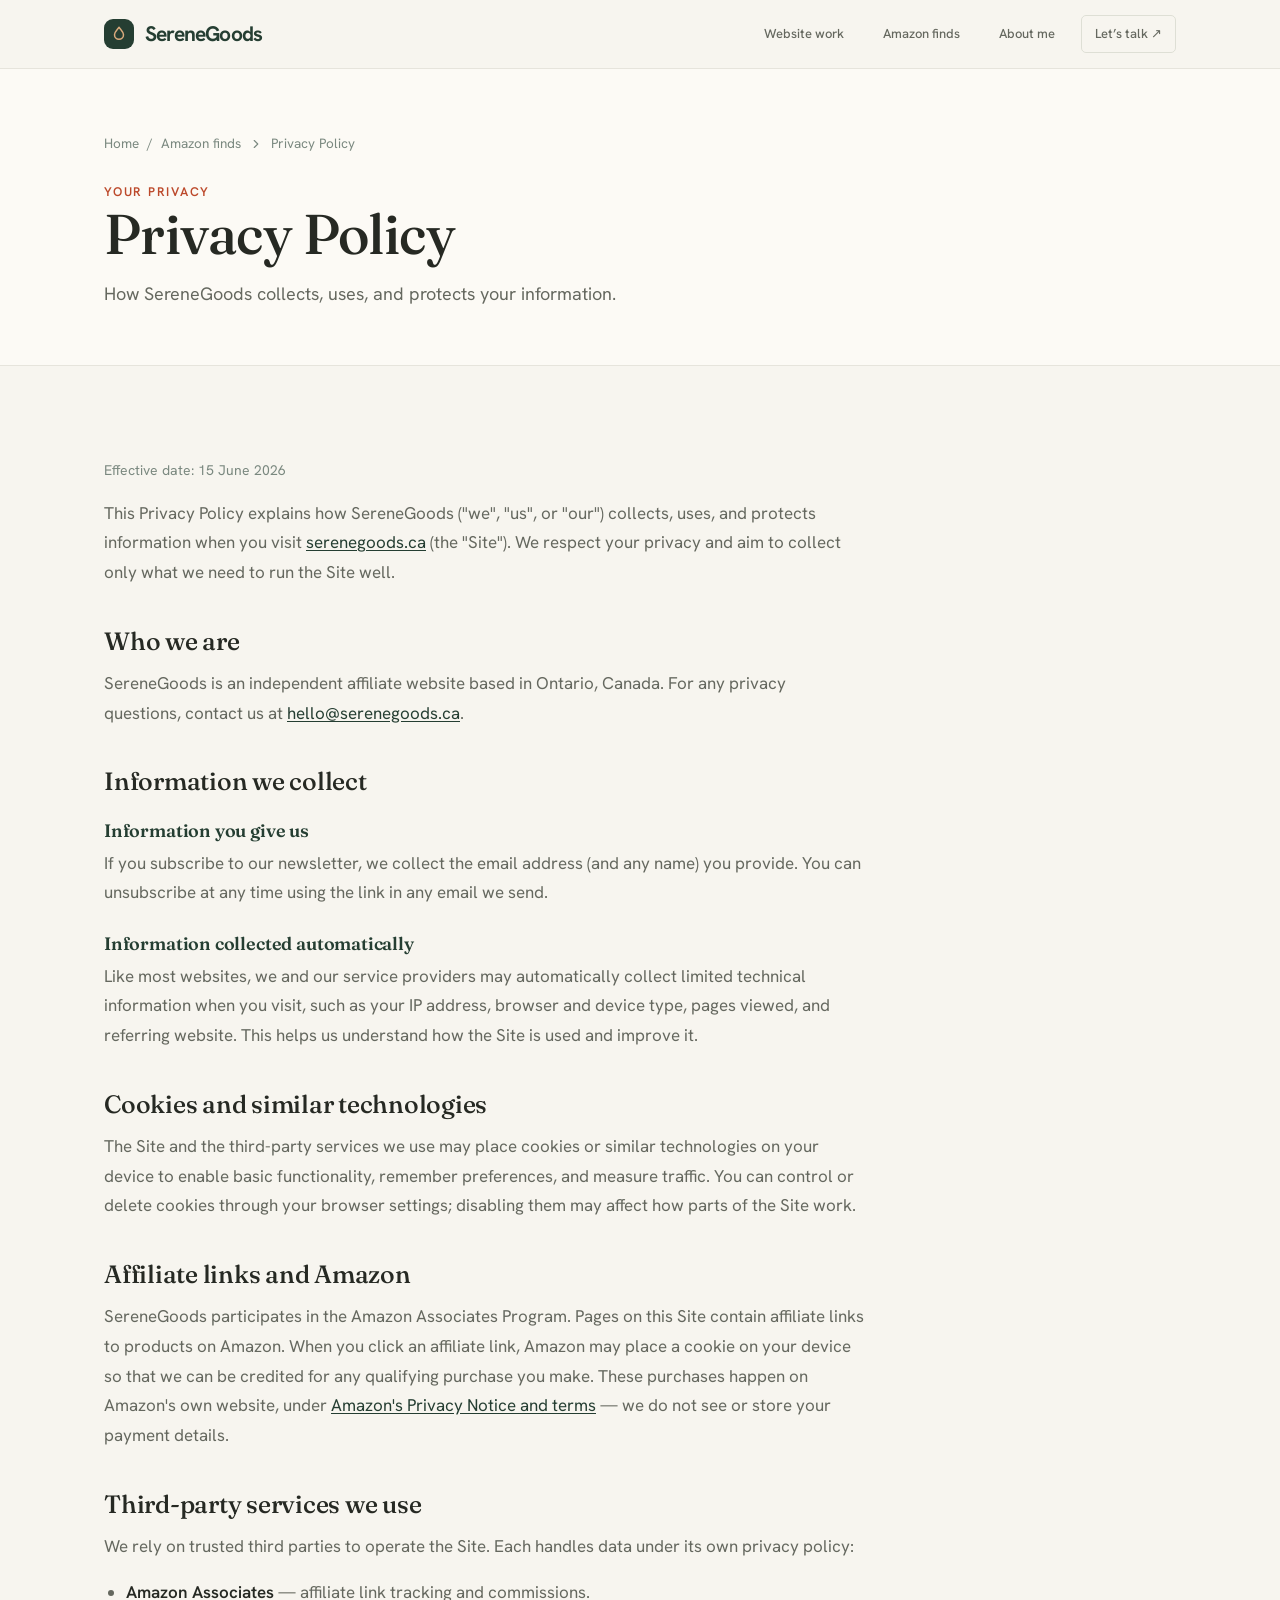
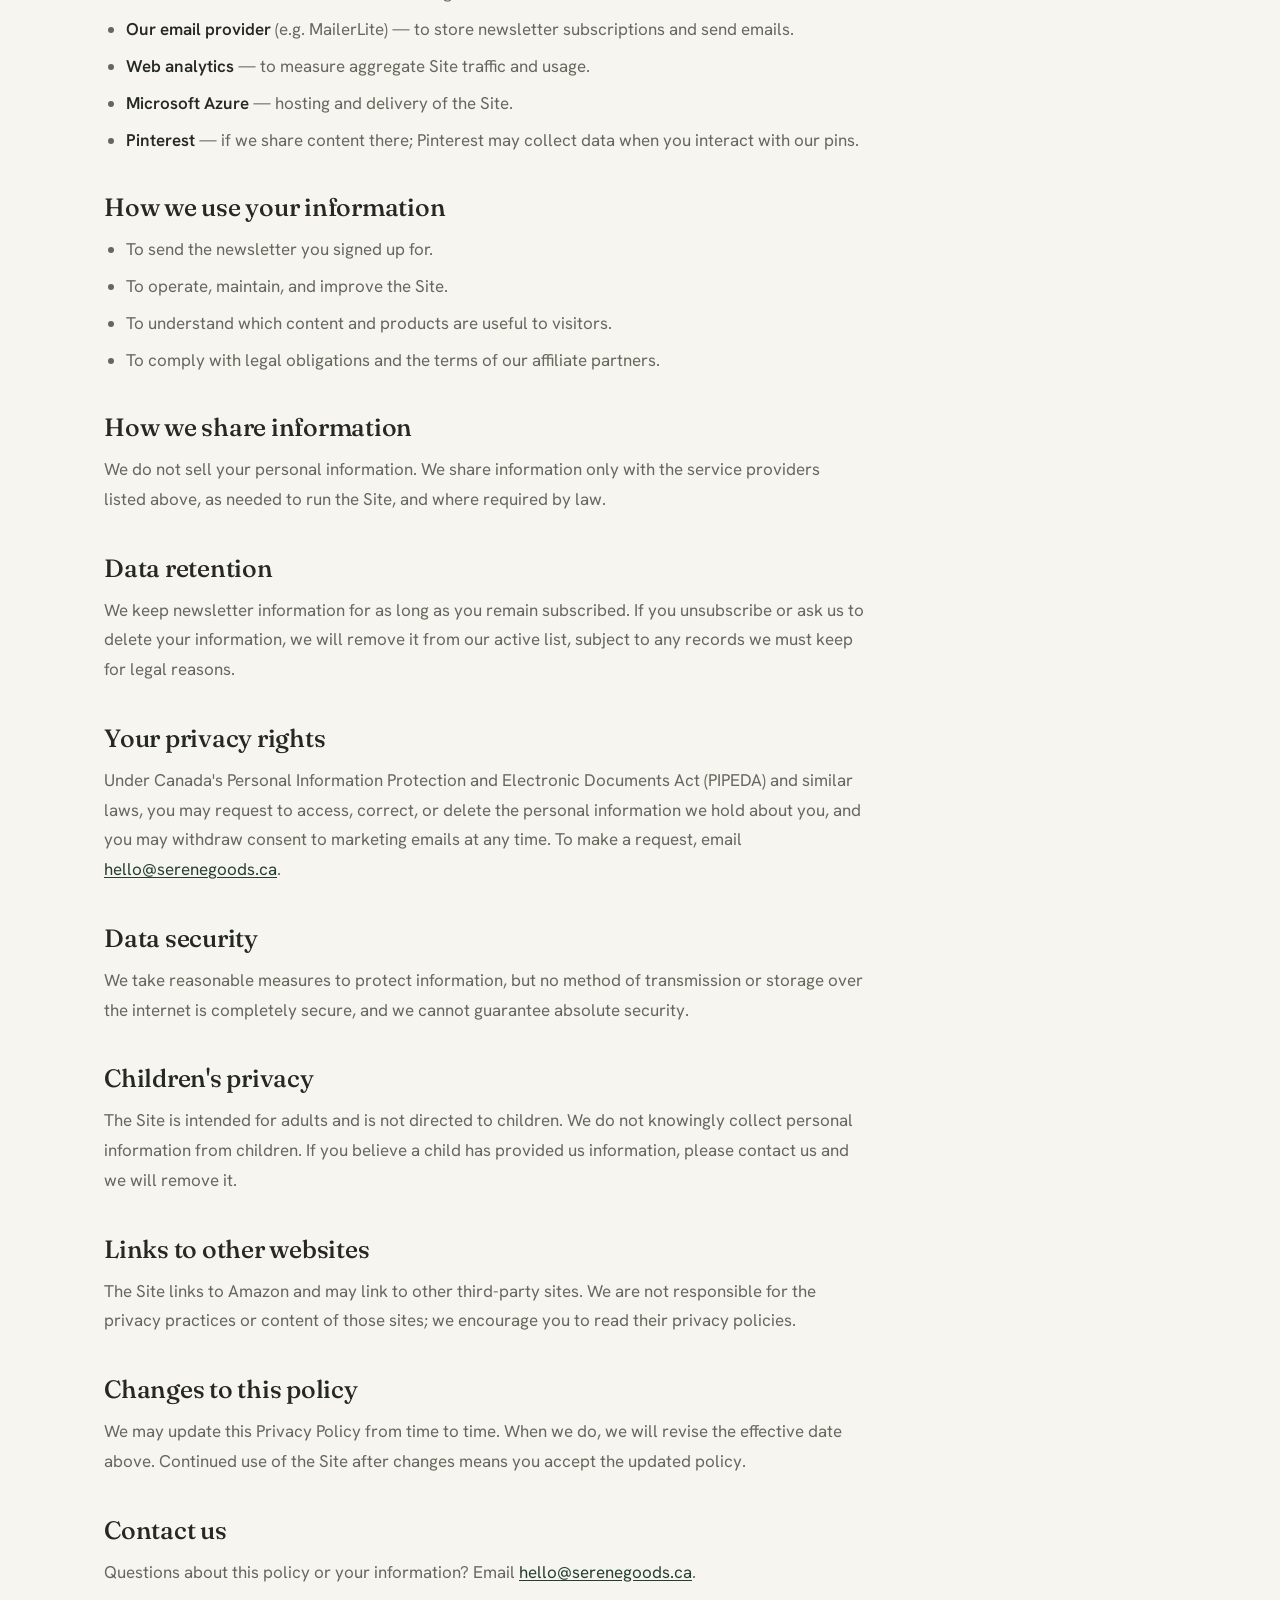
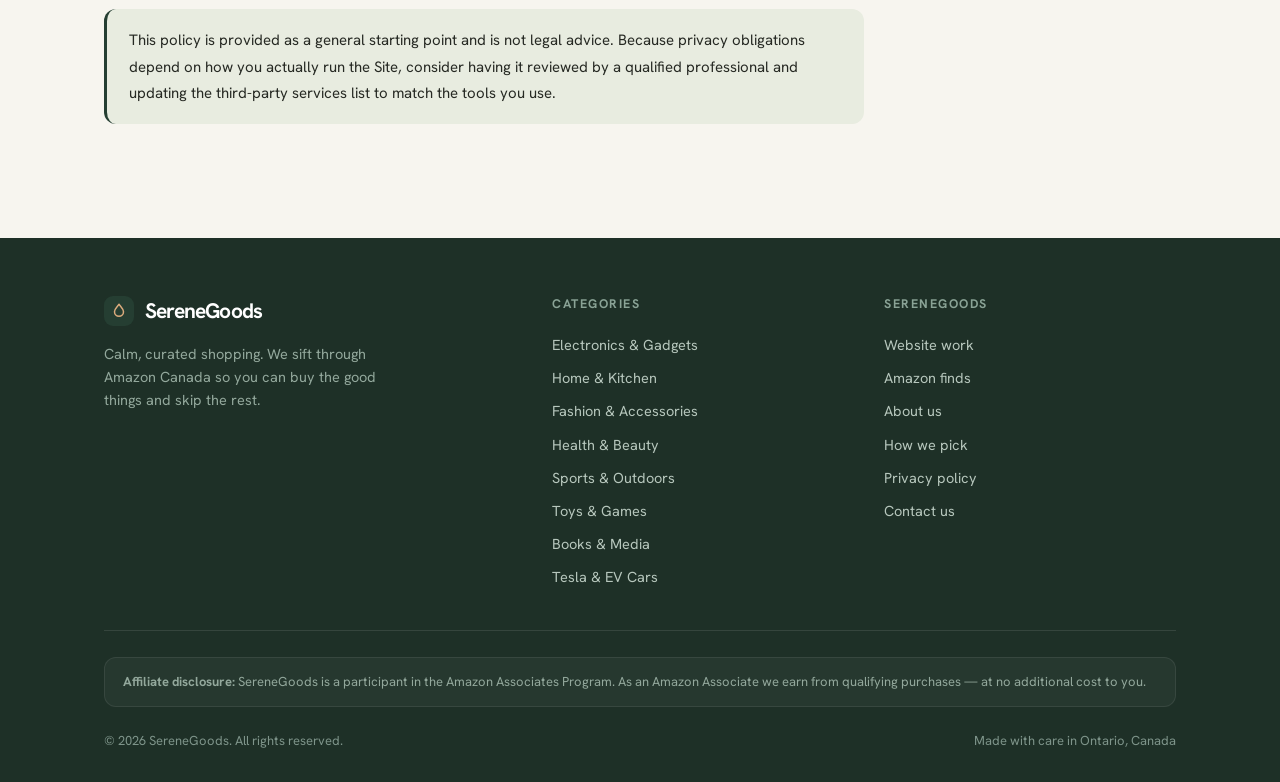
<file: privacy.html>
<!DOCTYPE html>
<html lang="en">
<head>
<meta charset="UTF-8">
<meta name="viewport" content="width=device-width, initial-scale=1.0">
<title>Privacy Policy &mdash; SereneGoods</title>
<meta name="description" content="SereneGoods Privacy Policy — what information we collect, how we use it, our use of affiliate links and cookies, and your privacy rights.">
<link rel="preconnect" href="https://fonts.googleapis.com">
<link rel="preconnect" href="https://fonts.gstatic.com" crossorigin>
<link href="https://fonts.googleapis.com/css2?family=Fraunces:ital,opsz,wght@0,9..144,400;0,9..144,500;1,9..144,400;1,9..144,500&family=Hanken+Grotesk:wght@400;500;600;700&display=swap" rel="stylesheet">
<style>
/* =========================================================
   SereneGoods — shared stylesheet
   Calm, editorial curation aesthetic.
   Palette: cool paper · pine · sage · honey accent
   Type: Fraunces (display) + Hanken Grotesk (body/utility)
   ========================================================= */

:root {
  --paper:      #F4F6F3;
  --paper-2:    #FBFCFA;
  --card:       #FFFFFF;
  --ink:        #16241F;
  --ink-soft:   #4C5C54;
  --ink-faint:  #7A887F;
  --pine:       #1E3D35;
  --pine-deep:  #142C26;
  --sage:       #8AA396;
  --sage-soft:  #E5ECE6;
  --honey:      #D9924B;
  --honey-deep: #BE7833;
  --line:       #DCE3DC;
  --line-soft:  #E8EDE8;

  --maxw: 1120px;
  --radius: 18px;
  --radius-sm: 12px;
  --shadow-sm: 0 1px 2px rgba(20,44,38,.04), 0 4px 14px rgba(20,44,38,.05);
  --shadow-md: 0 6px 28px rgba(20,44,38,.10);
  --ease: cubic-bezier(.22,.61,.36,1);

  --font-display: "Fraunces", Georgia, serif;
  --font-body: "Hanken Grotesk", system-ui, -apple-system, sans-serif;
}

/* ---------- reset ---------- */
*, *::before, *::after { box-sizing: border-box; }
* { margin: 0; }
html { -webkit-text-size-adjust: 100%; scroll-behavior: smooth; }
body {
  font-family: var(--font-body);
  background: var(--paper);
  color: var(--ink);
  line-height: 1.6;
  font-size: 17px;
  -webkit-font-smoothing: antialiased;
  text-rendering: optimizeLegibility;
}
img { max-width: 100%; display: block; }
a { color: inherit; text-decoration: none; }
button { font-family: inherit; }

/* ---------- layout helpers ---------- */
.wrap { max-width: var(--maxw); margin: 0 auto; padding: 0 24px; }
.eyebrow {
  font-size: 12.5px; font-weight: 600; letter-spacing: .14em;
  text-transform: uppercase; color: var(--honey-deep);
}
.section { padding: 92px 0; }
.section--tight { padding: 64px 0; }

h1, h2, h3 { font-family: var(--font-display); font-weight: 500; line-height: 1.08; letter-spacing: -.01em; }
.lede { color: var(--ink-soft); font-size: 19px; max-width: 56ch; }

/* ---------- buttons ---------- */
.btn {
  display: inline-flex; align-items: center; gap: 9px;
  font-weight: 600; font-size: 15.5px;
  padding: 13px 22px; border-radius: 999px;
  border: 1px solid transparent; cursor: pointer;
  transition: transform .25s var(--ease), background .25s var(--ease), box-shadow .25s var(--ease), color .2s;
}
.btn svg { width: 17px; height: 17px; }
.btn--primary { background: var(--honey); color: #2a1a08; }
.btn--primary:hover { background: var(--honey-deep); color: #fff; transform: translateY(-2px); box-shadow: 0 8px 20px rgba(190,120,51,.28); }
.btn--ghost { background: transparent; color: var(--pine); border-color: var(--line); }
.btn--ghost:hover { background: var(--sage-soft); border-color: var(--sage); transform: translateY(-2px); }
.btn--pine { background: var(--pine); color: #EAF1EC; }
.btn--pine:hover { background: var(--pine-deep); transform: translateY(-2px); box-shadow: var(--shadow-md); }

/* ---------- header ---------- */
.site-header {
  position: sticky; top: 0; z-index: 50;
  background: rgba(244,246,243,.82);
  backdrop-filter: saturate(140%) blur(10px);
  border-bottom: 1px solid var(--line-soft);
}
.nav { display: flex; align-items: center; justify-content: space-between; height: 68px; }
.brand { display: inline-flex; align-items: center; gap: 11px; font-family: var(--font-display); font-size: 21px; font-weight: 500; color: var(--pine); letter-spacing: -.01em; }
.brand .mark {
  width: 30px; height: 30px; border-radius: 9px;
  background: var(--pine); display: grid; place-items: center; flex: none;
}
.brand .mark svg { width: 18px; height: 18px; color: var(--honey); }
.nav-links { display: flex; align-items: center; gap: 4px; }
.nav-links a {
  font-size: 14.5px; font-weight: 500; color: var(--ink-soft);
  padding: 8px 13px; border-radius: 999px; transition: background .2s, color .2s;
}
.nav-links a:hover, .nav-links a[aria-current="page"] { background: var(--sage-soft); color: var(--pine); }
.nav-toggle { display: none; background: none; border: 1px solid var(--line); border-radius: 10px; padding: 8px; cursor: pointer; }
.nav-toggle svg { width: 20px; height: 20px; color: var(--pine); }

/* ---------- hero ---------- */
.hero { padding: 76px 0 40px; }
.hero-grid { display: grid; grid-template-columns: 1.15fr .85fr; gap: 56px; align-items: center; }
.hero h1 { font-size: clamp(40px, 6vw, 66px); margin: 18px 0 22px; }
.hero h1 em { font-style: italic; color: var(--honey-deep); }
.hero .lede { margin-bottom: 30px; }
.hero-actions { display: flex; gap: 14px; flex-wrap: wrap; }
.hero-meta { margin-top: 34px; display: flex; gap: 30px; }
.hero-meta .stat { display: flex; flex-direction: column; }
.hero-meta .num { font-family: var(--font-display); font-size: 27px; color: var(--pine); line-height: 1; }
.hero-meta .lbl { font-size: 13px; color: var(--ink-faint); margin-top: 5px; }

/* editor's pick — signature card */
.pick {
  background: var(--pine); color: #EAF1EC; border-radius: var(--radius);
  padding: 26px; position: relative; overflow: hidden; box-shadow: var(--shadow-md);
}
.pick::after {
  content: ""; position: absolute; right: -60px; top: -60px;
  width: 200px; height: 200px; border-radius: 50%;
  background: radial-gradient(circle at center, rgba(217,146,75,.34), transparent 68%);
}
.pick .tag { display: inline-flex; align-items: center; gap: 7px; font-size: 12px; font-weight: 600; letter-spacing: .12em; text-transform: uppercase; color: var(--honey); }
.pick .tag svg { width: 14px; height: 14px; }
.pick-art {
  margin: 18px 0; height: 168px; border-radius: var(--radius-sm);
  background:
    linear-gradient(135deg, rgba(255,255,255,.08), rgba(255,255,255,0)),
    repeating-linear-gradient(45deg, rgba(255,255,255,.04) 0 10px, transparent 10px 20px),
    var(--pine-deep);
  display: grid; place-items: center; border: 1px solid rgba(255,255,255,.08);
}
.pick-art svg { width: 58px; height: 58px; color: var(--sage); opacity: .9; }
.pick h3 { font-size: 22px; color: #fff; margin-bottom: 7px; }
.pick p { color: #BFD0C6; font-size: 14.5px; margin-bottom: 18px; }

/* ---------- category grid ---------- */
.section-head { max-width: 60ch; margin-bottom: 40px; }
.section-head h2 { font-size: clamp(28px, 3.4vw, 40px); margin: 12px 0 14px; }
.cat-grid { display: grid; grid-template-columns: repeat(4, 1fr); gap: 16px; }
.cat-card {
  background: var(--card); border: 1px solid var(--line); border-radius: var(--radius);
  padding: 24px 22px 22px; transition: transform .3s var(--ease), box-shadow .3s var(--ease), border-color .3s;
  position: relative; min-height: 168px; display: flex; flex-direction: column;
}
.cat-card:hover { transform: translateY(-4px); box-shadow: var(--shadow-md); border-color: var(--sage); }
.cat-ic {
  width: 50px; height: 50px; border-radius: 13px; background: var(--sage-soft);
  display: grid; place-items: center; margin-bottom: 16px; transition: background .3s;
}
.cat-ic svg { width: 26px; height: 26px; color: var(--pine); stroke-width: 1.6; }
.cat-card:hover .cat-ic { background: var(--pine); }
.cat-card:hover .cat-ic svg { color: var(--honey); }
.cat-card h3 { font-size: 18.5px; margin-bottom: 5px; font-weight: 500; }
.cat-card p { font-size: 13.5px; color: var(--ink-faint); margin-top: auto; }
.cat-card .arrow { position: absolute; top: 24px; right: 22px; color: var(--line); transition: color .3s, transform .3s; }
.cat-card:hover .arrow { color: var(--honey); transform: translate(3px,-3px); }
.cat-card .arrow svg { width: 18px; height: 18px; }

/* ---------- how we pick ---------- */
.pick-band { background: var(--paper-2); border-top: 1px solid var(--line-soft); border-bottom: 1px solid var(--line-soft); }
.pillars { display: grid; grid-template-columns: repeat(3, 1fr); gap: 30px; }
.pillar { padding-top: 22px; border-top: 2px solid var(--pine); }
.pillar .n { font-family: var(--font-display); font-size: 15px; color: var(--honey-deep); }
.pillar h3 { font-size: 21px; margin: 12px 0 9px; font-weight: 500; }
.pillar p { font-size: 15px; color: var(--ink-soft); }

/* ---------- featured products strip ---------- */
.feat-grid { display: grid; grid-template-columns: repeat(2, 1fr); gap: 18px; }

/* ---------- product card (compact, image-optional) ---------- */
.prod-grid { display: grid; grid-template-columns: repeat(2, 1fr); gap: 18px; }
.prod {
  background: var(--card); border: 1px solid var(--line); border-radius: var(--radius);
  padding: 18px; display: flex; gap: 16px; align-items: flex-start;
  transition: transform .3s var(--ease), box-shadow .3s var(--ease), border-color .3s;
}
.prod:hover { transform: translateY(-3px); box-shadow: var(--shadow-md); border-color: var(--sage); }
/* small thumbnail tile — shows an icon by default, or a product photo if you add one */
.prod-thumb {
  width: 92px; height: 92px; flex: none; border-radius: 14px; overflow: hidden;
  border: 1px solid var(--line);
  background: radial-gradient(circle at 30% 25%, rgba(138,163,150,.22), transparent 62%), var(--sage-soft);
  display: grid; place-items: center;
}
.prod-thumb img { width: 100%; height: 100%; object-fit: cover; }
.prod-thumb svg { width: 34px; height: 34px; color: var(--pine); opacity: .85; stroke-width: 1.5; }
.prod-body { display: flex; flex-direction: column; min-width: 0; }
.prod-tag {
  align-self: flex-start; background: var(--sage-soft);
  font-size: 10.5px; font-weight: 700; letter-spacing: .07em; text-transform: uppercase;
  color: var(--pine); padding: 4px 9px; border-radius: 999px; margin-bottom: 8px;
}
.prod-body h3 { font-size: 17px; font-weight: 500; line-height: 1.25; margin-bottom: 7px; }
.prod-why { font-size: 13.5px; color: var(--ink-soft); margin-bottom: 14px; }
.prod-why b { color: var(--pine); font-weight: 600; }
.prod-foot { margin-top: auto; }
.btn--sm { padding: 9px 16px; font-size: 14px; }

/* ---------- newsletter / contact ---------- */
.cta-band { background: var(--pine); color: #EAF1EC; border-radius: 26px; padding: 56px 48px; text-align: center; position: relative; overflow: hidden; }
.cta-band::before { content:""; position:absolute; inset:0; background: radial-gradient(circle at 80% -10%, rgba(217,146,75,.25), transparent 55%); }
.cta-band > * { position: relative; }
.cta-band h2 { font-size: clamp(28px, 4vw, 42px); color: #fff; margin-bottom: 14px; }
.cta-band p { color: #C3D2C9; max-width: 50ch; margin: 0 auto 28px; }
.cta-form { display: flex; gap: 10px; max-width: 440px; margin: 0 auto; }
.cta-form input {
  flex: 1; padding: 13px 18px; border-radius: 999px; border: 1px solid rgba(255,255,255,.2);
  background: rgba(255,255,255,.08); color: #fff; font-size: 15px; font-family: inherit;
}
.cta-form input::placeholder { color: #9FB3A7; }
.cta-form input:focus { outline: 2px solid var(--honey); outline-offset: 1px; }

/* ---------- footer ---------- */
.site-footer { background: var(--pine-deep); color: #B7C7BD; padding: 56px 0 30px; }
.foot-grid { display: grid; grid-template-columns: 1.4fr 1fr 1fr; gap: 40px; padding-bottom: 36px; border-bottom: 1px solid rgba(255,255,255,.1); }
.site-footer .brand { color: #fff; margin-bottom: 14px; }
.foot-about { font-size: 14.5px; color: #93A89C; max-width: 38ch; }
.foot-col h4 { font-family: var(--font-body); font-size: 12.5px; letter-spacing: .12em; text-transform: uppercase; color: var(--sage); margin-bottom: 14px; font-weight: 700; }
.foot-col a { display: block; font-size: 14.5px; padding: 5px 0; color: #B7C7BD; transition: color .2s; }
.foot-col a:hover { color: var(--honey); }
.foot-bottom { display: flex; justify-content: space-between; gap: 18px; flex-wrap: wrap; padding-top: 24px; font-size: 13px; color: #7E948A; }
.disclosure { background: rgba(255,255,255,.04); border: 1px solid rgba(255,255,255,.08); border-radius: 12px; padding: 14px 18px; font-size: 13px; color: #93A89C; margin-top: 26px; }

/* ---------- category page header band ---------- */
.page-band { background: var(--paper-2); border-bottom: 1px solid var(--line-soft); padding: 64px 0 56px; }
.page-band .eyebrow { margin-bottom: 14px; }
.page-band h1 { font-size: clamp(36px, 5vw, 56px); margin-bottom: 16px; }
.page-band .lede { font-size: 18px; }
.crumbs { display: flex; gap: 8px; align-items: center; font-size: 13.5px; color: var(--ink-faint); margin-bottom: 22px; }
.crumbs a:hover { color: var(--pine); }
.crumbs svg { width: 14px; height: 14px; }

/* ---------- motion / a11y ---------- */
.reveal { opacity: 0; transform: translateY(18px); }
.reveal.in { opacity: 1; transform: none; transition: opacity .7s var(--ease), transform .7s var(--ease); }
:focus-visible { outline: 2px solid var(--honey-deep); outline-offset: 2px; border-radius: 4px; }
@media (prefers-reduced-motion: reduce) {
  * { scroll-behavior: auto !important; }
  .reveal { opacity: 1; transform: none; transition: none; }
  .btn:hover, .cat-card:hover, .prod:hover { transform: none; }
}

/* ---------- responsive ---------- */
@media (max-width: 940px) {
  .hero-grid { grid-template-columns: 1fr; gap: 36px; }
  .cat-grid { grid-template-columns: repeat(2, 1fr); }
  .feat-grid, .prod-grid { grid-template-columns: repeat(2, 1fr); }
  .pillars { grid-template-columns: 1fr; gap: 22px; }
  .foot-grid { grid-template-columns: 1fr 1fr; }
  .nav-links { display: none; }
  .nav-links.open {
    display: flex; flex-direction: column; align-items: stretch;
    position: absolute; top: 68px; left: 0; right: 0; background: var(--paper-2);
    border-bottom: 1px solid var(--line); padding: 12px 24px 18px; gap: 2px;
  }
  .nav-toggle { display: inline-flex; }
}
@media (max-width: 560px) {
  body { font-size: 16px; }
  .section { padding: 64px 0; }
  .cat-grid, .feat-grid, .prod-grid { grid-template-columns: 1fr; }
  .foot-grid { grid-template-columns: 1fr; }
  .cta-form { flex-direction: column; }
  .cta-band { padding: 40px 24px; }
  .hero-meta { gap: 22px; }
}

/* ---------- empty / coming-soon state ---------- */
.empty { text-align: center; max-width: 600px; margin: 0 auto; padding: 40px 24px 20px; }
.empty-ic { width: 88px; height: 88px; border-radius: 24px; background: var(--sage-soft); display: grid; place-items: center; margin: 0 auto 28px; }
.empty-ic svg { width: 42px; height: 42px; color: var(--pine); stroke-width: 1.5; }
.empty h2 { font-size: clamp(26px, 4vw, 34px); margin-bottom: 14px; }
.empty p { color: var(--ink-soft); font-size: 17px; margin-bottom: 30px; }
.empty-actions { display: flex; gap: 12px; justify-content: center; flex-wrap: wrap; }

/* ---------- content / prose pages (about, privacy) ---------- */
.prose { max-width: 760px; }
.prose h2 { font-family: var(--font-display); font-weight: 500; font-size: 25px; margin: 40px 0 14px; }
.prose h2:first-child { margin-top: 0; }
.prose h3 { font-size: 18px; font-weight: 600; margin: 26px 0 8px; color: var(--pine); }
.prose p { margin-bottom: 16px; color: var(--ink-soft); line-height: 1.75; }
.prose ul { margin: 0 0 18px; padding-left: 22px; }
.prose li { margin-bottom: 9px; color: var(--ink-soft); line-height: 1.65; }
.prose a { color: var(--pine); text-decoration: underline; text-underline-offset: 2px; }
.prose a:hover { color: var(--honey-deep); }
.prose strong { color: var(--ink); font-weight: 600; }
.prose .muted { font-size: 14px; color: var(--ink-faint); }
.callout { background: var(--sage-soft); border-left: 3px solid var(--pine); border-radius: 12px; padding: 18px 22px; margin: 22px 0; }
.callout p { margin: 0; color: var(--ink); font-size: 15px; }

</style>
<link rel="stylesheet" href="affiliate-shell.css">
</head>
<body>

<header class="site-header">
  <div class="wrap nav">
    <a class="brand" href="index.html" aria-label="SereneGoods home">
      <span class="mark" aria-hidden="true"><svg viewBox="0 0 24 24" fill="none" stroke="currentColor" stroke-width="2" stroke-linecap="round" stroke-linejoin="round"><path d="M12 3c-3 4-6 6-6 10a6 6 0 0 0 12 0c0-4-3-6-6-10Z"/></svg></span>
      SereneGoods
    </a>
    <nav class="nav-links" id="navlinks" aria-label="Main navigation">
      <a href="index.html#work">Website work</a>
      <a href="finds.html">Amazon finds</a>
      <a href="index.html#about">About me</a>
      <a href="index.html#contact">Let’s talk ↗</a>
    </nav>
    <button class="nav-toggle" id="navtoggle" aria-controls="navlinks" aria-label="Toggle menu" aria-expanded="false"><svg viewBox="0 0 24 24" fill="none" stroke="currentColor" stroke-width="2" stroke-linecap="round"><path d="M4 7h16M4 12h16M4 17h16"/></svg></button>
  </div>
</header>

<section class="page-band">
  <div class="wrap">
    <nav class="crumbs" aria-label="Breadcrumb">
      <a href="index.html">Home</a><span aria-hidden="true"> / </span><a href="finds.html">Amazon finds</a><svg viewBox="0 0 24 24" fill="none" stroke="currentColor" stroke-width="2" stroke-linecap="round" stroke-linejoin="round"><path d="m9 18 6-6-6-6"/></svg><span>Privacy Policy</span>
    </nav>
    <span class="eyebrow">Your privacy</span>
    <h1>Privacy Policy</h1>
    <p class="lede">How SereneGoods collects, uses, and protects your information.</p>
  </div>
</section>

<section class="section">
  <div class="wrap">
    <div class="prose reveal">
      <p class="muted">Effective date: 15 June 2026</p>
      <p>This Privacy Policy explains how SereneGoods ("we", "us", or "our") collects, uses, and protects information when you visit <a href="https://www.serenegoods.ca">serenegoods.ca</a> (the "Site"). We respect your privacy and aim to collect only what we need to run the Site well.</p>

      <h2>Who we are</h2>
      <p>SereneGoods is an independent affiliate website based in Ontario, Canada. For any privacy questions, contact us at <a href="mailto:hello@serenegoods.ca">hello@serenegoods.ca</a>.</p>

      <h2>Information we collect</h2>
      <h3>Information you give us</h3>
      <p>If you subscribe to our newsletter, we collect the email address (and any name) you provide. You can unsubscribe at any time using the link in any email we send.</p>
      <h3>Information collected automatically</h3>
      <p>Like most websites, we and our service providers may automatically collect limited technical information when you visit, such as your IP address, browser and device type, pages viewed, and referring website. This helps us understand how the Site is used and improve it.</p>

      <h2>Cookies and similar technologies</h2>
      <p>The Site and the third-party services we use may place cookies or similar technologies on your device to enable basic functionality, remember preferences, and measure traffic. You can control or delete cookies through your browser settings; disabling them may affect how parts of the Site work.</p>

      <h2>Affiliate links and Amazon</h2>
      <p>SereneGoods participates in the Amazon Associates Program. Pages on this Site contain affiliate links to products on Amazon. When you click an affiliate link, Amazon may place a cookie on your device so that we can be credited for any qualifying purchase you make. These purchases happen on Amazon's own website, under <a href="https://www.amazon.ca/gp/help/customer/display.html?nodeId=GX7NJQ4ZB8MHFRNJ" target="_blank" rel="noopener">Amazon's Privacy Notice and terms</a> — we do not see or store your payment details.</p>

      <h2>Third-party services we use</h2>
      <p>We rely on trusted third parties to operate the Site. Each handles data under its own privacy policy:</p>
      <ul>
        <li><strong>Amazon Associates</strong> — affiliate link tracking and commissions.</li>
        <li><strong>Our email provider</strong> (e.g. MailerLite) — to store newsletter subscriptions and send emails.</li>
        <li><strong>Web analytics</strong> — to measure aggregate Site traffic and usage.</li>
        <li><strong>Microsoft Azure</strong> — hosting and delivery of the Site.</li>
        <li><strong>Pinterest</strong> — if we share content there; Pinterest may collect data when you interact with our pins.</li>
      </ul>

      <h2>How we use your information</h2>
      <ul>
        <li>To send the newsletter you signed up for.</li>
        <li>To operate, maintain, and improve the Site.</li>
        <li>To understand which content and products are useful to visitors.</li>
        <li>To comply with legal obligations and the terms of our affiliate partners.</li>
      </ul>

      <h2>How we share information</h2>
      <p>We do not sell your personal information. We share information only with the service providers listed above, as needed to run the Site, and where required by law.</p>

      <h2>Data retention</h2>
      <p>We keep newsletter information for as long as you remain subscribed. If you unsubscribe or ask us to delete your information, we will remove it from our active list, subject to any records we must keep for legal reasons.</p>

      <h2>Your privacy rights</h2>
      <p>Under Canada's Personal Information Protection and Electronic Documents Act (PIPEDA) and similar laws, you may request to access, correct, or delete the personal information we hold about you, and you may withdraw consent to marketing emails at any time. To make a request, email <a href="mailto:hello@serenegoods.ca">hello@serenegoods.ca</a>.</p>

      <h2>Data security</h2>
      <p>We take reasonable measures to protect information, but no method of transmission or storage over the internet is completely secure, and we cannot guarantee absolute security.</p>

      <h2>Children's privacy</h2>
      <p>The Site is intended for adults and is not directed to children. We do not knowingly collect personal information from children. If you believe a child has provided us information, please contact us and we will remove it.</p>

      <h2>Links to other websites</h2>
      <p>The Site links to Amazon and may link to other third-party sites. We are not responsible for the privacy practices or content of those sites; we encourage you to read their privacy policies.</p>

      <h2>Changes to this policy</h2>
      <p>We may update this Privacy Policy from time to time. When we do, we will revise the effective date above. Continued use of the Site after changes means you accept the updated policy.</p>

      <h2>Contact us</h2>
      <p>Questions about this policy or your information? Email <a href="mailto:hello@serenegoods.ca">hello@serenegoods.ca</a>.</p>

      <div class="callout"><p>This policy is provided as a general starting point and is not legal advice. Because privacy obligations depend on how you actually run the Site, consider having it reviewed by a qualified professional and updating the third-party services list to match the tools you use.</p></div>
    </div>
  </div>
</section>

<footer class="site-footer">
  <div class="wrap">
    <div class="foot-grid">
      <div>
        <span class="brand"><span class="mark" aria-hidden="true"><svg viewBox="0 0 24 24" fill="none" stroke="currentColor" stroke-width="2" stroke-linecap="round" stroke-linejoin="round"><path d="M12 3c-3 4-6 6-6 10a6 6 0 0 0 12 0c0-4-3-6-6-10Z"/></svg></span> SereneGoods</span>
        <p class="foot-about">Calm, curated shopping. We sift through Amazon Canada so you can buy the good things and skip the rest.</p>
      </div>
      <div class="foot-col">
        <h4>Categories</h4>
        <a href="electronics.html">Electronics &amp; Gadgets</a>
        <a href="home-kitchen.html">Home &amp; Kitchen</a>
        <a href="fashion.html">Fashion &amp; Accessories</a>
        <a href="health-beauty.html">Health &amp; Beauty</a>
        <a href="sports-outdoors.html">Sports &amp; Outdoors</a>
        <a href="toys-games.html">Toys &amp; Games</a>
        <a href="books-media.html">Books &amp; Media</a>
        <a href="ev.html">Tesla &amp; EV Cars</a>
      </div>
      <div class="foot-col">
        <h4>SereneGoods</h4>
        <a href="index.html#work">Website work</a>
        <a href="finds.html">Amazon finds</a>
        <a href="about.html">About us</a>
        <a href="finds.html#how">How we pick</a>
        <a href="privacy.html">Privacy policy</a>
        <a href="mailto:hello@serenegoods.ca">Contact us</a>
      </div>
    </div>
    <div class="disclosure"><strong>Affiliate disclosure:</strong> SereneGoods is a participant in the Amazon Associates Program. As an Amazon Associate we earn from qualifying purchases — at no additional cost to you.</div>
    <div class="foot-bottom">
      <span>&copy; <span id="yr"></span> SereneGoods. All rights reserved.</span>
      <span>Made with care in Ontario, Canada</span>
    </div>
  </div>
</footer>

<script>
  document.getElementById('yr').textContent = new Date().getFullYear();
  var t = document.getElementById('navtoggle'), n = document.getElementById('navlinks');
  t.addEventListener('click', function () { var open = n.classList.toggle('open'); t.setAttribute('aria-expanded', open); });
  var io = new IntersectionObserver(function (entries) {
    entries.forEach(function (e) { if (e.isIntersecting) { e.target.classList.add('in'); io.unobserve(e.target); } });
  }, { threshold: .12 });
  document.querySelectorAll('.reveal').forEach(function (el) { io.observe(el); });
</script>
</body>
</html>
</file>
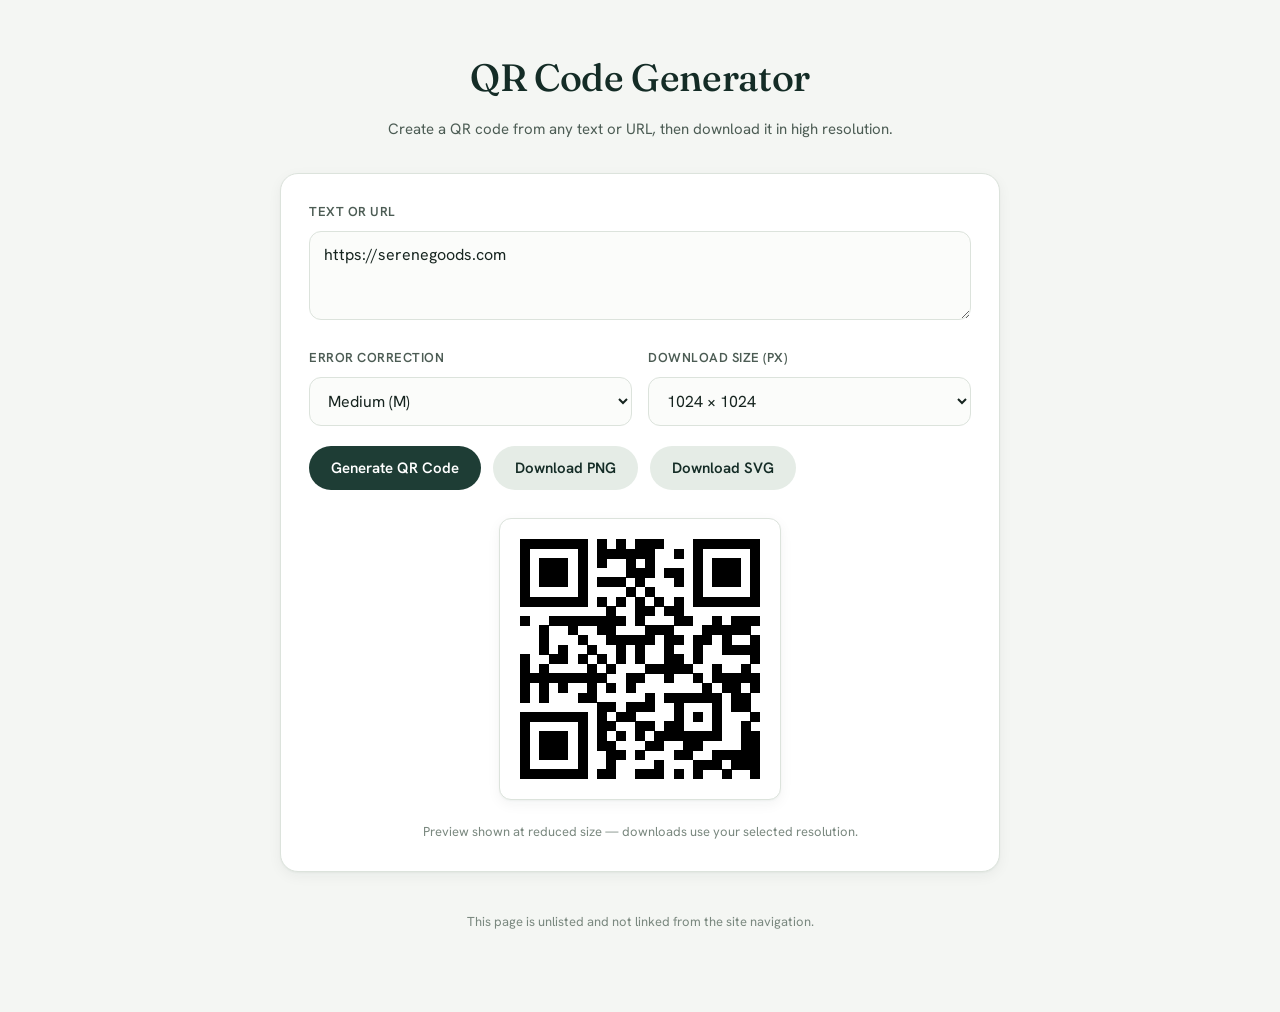
<file: qr-tool-x7k29m.html>
<!DOCTYPE html>
<html lang="en">
<head>
<meta charset="UTF-8">
<meta name="viewport" content="width=device-width, initial-scale=1.0">
<title>QR Code Generator</title>
<meta name="robots" content="noindex, nofollow, noarchive">
<link rel="preconnect" href="https://fonts.googleapis.com">
<link rel="preconnect" href="https://fonts.gstatic.com" crossorigin>
<link href="https://fonts.googleapis.com/css2?family=Fraunces:ital,opsz,wght@0,9..144,400;0,9..144,500;1,9..144,400;1,9..144,500&family=Hanken+Grotesk:wght@400;500;600;700&display=swap" rel="stylesheet">
<style>
:root {
  --paper:      #F4F6F3;
  --paper-2:    #FBFCFA;
  --card:       #FFFFFF;
  --ink:        #16241F;
  --ink-soft:   #4C5C54;
  --ink-faint:  #7A887F;
  --pine:       #1E3D35;
  --pine-deep:  #142C26;
  --sage:       #8AA396;
  --sage-soft:  #E5ECE6;
  --honey:      #D9924B;
  --honey-deep: #BE7833;
  --line:       #DCE3DC;
  --line-soft:  #E8EDE8;

  --maxw: 720px;
  --radius: 18px;
  --radius-sm: 12px;
  --shadow-sm: 0 1px 2px rgba(20,44,38,.04), 0 4px 14px rgba(20,44,38,.05);
  --shadow-md: 0 6px 28px rgba(20,44,38,.10);
  --ease: cubic-bezier(.22,.61,.36,1);

  --font-display: "Fraunces", Georgia, serif;
  --font-body: "Hanken Grotesk", system-ui, -apple-system, sans-serif;
}

*, *::before, *::after { box-sizing: border-box; }
* { margin: 0; }
html { -webkit-text-size-adjust: 100%; }
body {
  font-family: var(--font-body);
  background: var(--paper);
  color: var(--ink);
  line-height: 1.6;
  font-size: 17px;
  -webkit-font-smoothing: antialiased;
  min-height: 100vh;
  padding: 48px 20px 80px;
}

.wrap { max-width: var(--maxw); margin: 0 auto; }

header { margin-bottom: 32px; text-align: center; }
h1 {
  font-family: var(--font-display);
  font-size: clamp(28px, 4vw, 38px);
  font-weight: 500;
  color: var(--pine-deep);
  letter-spacing: -0.01em;
}
header p { color: var(--ink-soft); margin-top: 8px; font-size: 15px; }

.card {
  background: var(--card);
  border: 1px solid var(--line);
  border-radius: var(--radius);
  box-shadow: var(--shadow-sm);
  padding: 28px;
}

label {
  display: block;
  font-size: 13px;
  font-weight: 600;
  color: var(--ink-soft);
  text-transform: uppercase;
  letter-spacing: 0.04em;
  margin-bottom: 8px;
}

textarea, select, input[type="text"] {
  width: 100%;
  font-family: var(--font-body);
  font-size: 16px;
  color: var(--ink);
  background: var(--paper-2);
  border: 1px solid var(--line);
  border-radius: var(--radius-sm);
  padding: 12px 14px;
  resize: vertical;
}
textarea:focus, select:focus, input[type="text"]:focus {
  outline: none;
  border-color: var(--sage);
}

.row { margin-bottom: 20px; }
.grid-2 {
  display: grid;
  grid-template-columns: 1fr 1fr;
  gap: 16px;
}

.actions { display: flex; gap: 12px; flex-wrap: wrap; margin-top: 4px; }

button {
  font-family: var(--font-body);
  font-size: 15px;
  font-weight: 600;
  border-radius: 999px;
  padding: 12px 22px;
  border: none;
  cursor: pointer;
  transition: transform .15s var(--ease), background .15s var(--ease);
}
button:active { transform: scale(0.97); }

.btn-primary { background: var(--pine); color: #fff; }
.btn-primary:hover { background: var(--pine-deep); }

.btn-secondary { background: var(--sage-soft); color: var(--pine-deep); }
.btn-secondary:hover { background: var(--sage); color: #fff; }

.btn-secondary:disabled, .btn-primary:disabled {
  opacity: 0.45;
  cursor: not-allowed;
}

.preview {
  margin-top: 28px;
  text-align: center;
}
.preview .qr-box {
  display: inline-block;
  background: #fff;
  padding: 20px;
  border-radius: var(--radius-sm);
  border: 1px solid var(--line);
  box-shadow: var(--shadow-sm);
}
.preview canvas { display: block; image-rendering: pixelated; }
.preview p.hint { color: var(--ink-faint); font-size: 13px; margin-top: 14px; }

.error {
  color: var(--honey-deep);
  font-size: 14px;
  margin-top: 10px;
  display: none;
}
.error.show { display: block; }

footer {
  text-align: center;
  margin-top: 40px;
  color: var(--ink-faint);
  font-size: 13px;
}

@media (max-width: 480px) {
  .grid-2 { grid-template-columns: 1fr; }
}
</style>
</head>
<body>
<div class="wrap">
  <header>
    <h1>QR Code Generator</h1>
    <p>Create a QR code from any text or URL, then download it in high resolution.</p>
  </header>

  <div class="card">
    <div class="row">
      <label for="qr-text">Text or URL</label>
      <textarea id="qr-text" rows="3" placeholder="https://example.com">https://serenegoods.com</textarea>
    </div>

    <div class="grid-2 row">
      <div>
        <label for="qr-ecc">Error correction</label>
        <select id="qr-ecc">
          <option value="L">Low (L)</option>
          <option value="M" selected>Medium (M)</option>
          <option value="Q">Quartile (Q)</option>
          <option value="H">High (H)</option>
        </select>
      </div>
      <div>
        <label for="qr-size">Download size (px)</label>
        <select id="qr-size">
          <option value="512">512 × 512</option>
          <option value="1024" selected>1024 × 1024</option>
          <option value="2048">2048 × 2048</option>
          <option value="4096">4096 × 4096 (max quality)</option>
        </select>
      </div>
    </div>

    <div class="actions">
      <button class="btn-primary" id="generate-btn" type="button">Generate QR Code</button>
      <button class="btn-secondary" id="download-png-btn" type="button" disabled>Download PNG</button>
      <button class="btn-secondary" id="download-svg-btn" type="button" disabled>Download SVG</button>
    </div>
    <p class="error" id="error-msg"></p>

    <div class="preview" id="preview" style="display:none;">
      <div class="qr-box">
        <canvas id="qr-canvas" width="240" height="240"></canvas>
      </div>
      <p class="hint">Preview shown at reduced size — downloads use your selected resolution.</p>
    </div>
  </div>

  <footer>This page is unlisted and not linked from the site navigation.</footer>
</div>

<script>
/*
 QR Code generator library (byte-mode friendly, alphanumeric/numeric aware)
 Adapted from the public-domain "qrcode-generator" implementation by Kazuhiko Arase.
 MIT licensed — https://github.com/kazuhikoarase/qrcode-generator
*/
// qrcode-generator (MIT) — https://github.com/kazuhikoarase/qrcode-generator
// Clean readable build, ES5-compatible.
var qrcode = function() {

  var QRMode = { MODE_8BIT_BYTE: 4 };
  var QRErrorCorrectLevel = { L: 1, M: 0, Q: 3, H: 2 };
  var QRMaskPattern = { PATTERN000: 0, PATTERN001: 1, PATTERN010: 2, PATTERN011: 3,
    PATTERN100: 4, PATTERN101: 5, PATTERN110: 6, PATTERN111: 7 };

  var QRUtil = {
    PATTERN_POSITION_TABLE: [
      [],[6,18],[6,22],[6,26],[6,30],[6,34],[6,22,38],[6,24,42],[6,26,46],[6,28,50],
      [6,30,54],[6,32,58],[6,34,62],[6,26,46,66],[6,26,48,70],[6,26,50,74],[6,30,54,78],
      [6,30,56,82],[6,30,58,86],[6,34,62,90],[6,28,50,72,94],[6,26,50,74,98],[6,30,54,78,102],
      [6,28,54,80,106],[6,32,58,84,110],[6,30,58,86,114],[6,34,62,90,118],[6,26,50,74,98,122],
      [6,30,54,78,102,126],[6,26,52,78,104,130],[6,30,56,82,108,134],[6,34,60,86,112,138],
      [6,30,58,86,114,142],[6,34,62,90,118,146],[6,30,54,78,102,126,150],[6,24,50,76,102,128,154],
      [6,28,54,80,106,132,158],[6,32,58,84,110,136,162],[6,26,54,82,110,138,166],[6,30,58,86,114,142,170]
    ],
    G15: (1 << 10) | (1 << 8) | (1 << 5) | (1 << 4) | (1 << 2) | (1 << 1) | (1 << 0),
    G18: (1 << 12) | (1 << 11) | (1 << 10) | (1 << 9) | (1 << 8) | (1 << 5) | (1 << 2) | (1 << 0),
    G15_MASK: (1 << 14) | (1 << 12) | (1 << 10) | (1 << 4) | (1 << 1),
    getBCHTypeInfo: function(data) {
      var d = data << 10;
      while (QRUtil.getBCHDigit(d) - QRUtil.getBCHDigit(QRUtil.G15) >= 0) {
        d ^= (QRUtil.G15 << (QRUtil.getBCHDigit(d) - QRUtil.getBCHDigit(QRUtil.G15)));
      }
      return ((data << 10) | d) ^ QRUtil.G15_MASK;
    },
    getBCHTypeNumber: function(data) {
      var d = data << 12;
      while (QRUtil.getBCHDigit(d) - QRUtil.getBCHDigit(QRUtil.G18) >= 0) {
        d ^= (QRUtil.G18 << (QRUtil.getBCHDigit(d) - QRUtil.getBCHDigit(QRUtil.G18)));
      }
      return (data << 12) | d;
    },
    getBCHDigit: function(data) {
      var digit = 0;
      while (data != 0) { digit += 1; data >>>= 1; }
      return digit;
    },
    getPatternPosition: function(typeNumber) {
      return QRUtil.PATTERN_POSITION_TABLE[typeNumber - 1];
    },
    getMask: function(maskPattern, i, j) {
      switch (maskPattern) {
        case QRMaskPattern.PATTERN000: return (i + j) % 2 == 0;
        case QRMaskPattern.PATTERN001: return i % 2 == 0;
        case QRMaskPattern.PATTERN010: return j % 3 == 0;
        case QRMaskPattern.PATTERN011: return (i + j) % 3 == 0;
        case QRMaskPattern.PATTERN100: return (Math.floor(i / 2) + Math.floor(j / 3)) % 2 == 0;
        case QRMaskPattern.PATTERN101: return (i * j) % 2 + (i * j) % 3 == 0;
        case QRMaskPattern.PATTERN110: return ((i * j) % 2 + (i * j) % 3) % 2 == 0;
        case QRMaskPattern.PATTERN111: return ((i * j) % 3 + (i + j) % 2) % 2 == 0;
        default: throw new Error("bad maskPattern:" + maskPattern);
      }
    },
    getErrorCorrectPolynomial: function(errorCorrectLength) {
      var a = new QRPolynomial([1], 0);
      for (var i = 0; i < errorCorrectLength; i++) {
        a = a.multiply(new QRPolynomial([1, QRMath.gexp(i)], 0));
      }
      return a;
    },
    getLengthInBits: function(mode, type) {
      if (1 <= type && type < 10) {
        switch (mode) {
          case QRMode.MODE_8BIT_BYTE: return 8;
          default: throw new Error("mode:" + mode);
        }
      } else if (type < 27) {
        switch (mode) {
          case QRMode.MODE_8BIT_BYTE: return 16;
          default: throw new Error("mode:" + mode);
        }
      } else if (type < 41) {
        switch (mode) {
          case QRMode.MODE_8BIT_BYTE: return 16;
          default: throw new Error("mode:" + mode);
        }
      } else {
        throw new Error("type:" + type);
      }
    },
    getLostPoint: function(qrCode) {
      var moduleCount = qrCode.getModuleCount();
      var lostPoint = 0;
      for (var row = 0; row < moduleCount; row++) {
        for (var col = 0; col < moduleCount; col++) {
          var sameCount = 0;
          var dark = qrCode.isDark(row, col);
          for (var r = -1; r <= 1; r++) {
            if (row + r < 0 || moduleCount <= row + r) continue;
            for (var c = -1; c <= 1; c++) {
              if (col + c < 0 || moduleCount <= col + c) continue;
              if (r == 0 && c == 0) continue;
              if (dark == qrCode.isDark(row + r, col + c)) sameCount++;
            }
          }
          if (sameCount > 5) lostPoint += (3 + sameCount - 5);
        }
      }
      for (var row = 0; row < moduleCount - 1; row++) {
        for (var col = 0; col < moduleCount - 1; col++) {
          var count = 0;
          if (qrCode.isDark(row, col)) count++;
          if (qrCode.isDark(row + 1, col)) count++;
          if (qrCode.isDark(row, col + 1)) count++;
          if (qrCode.isDark(row + 1, col + 1)) count++;
          if (count == 0 || count == 4) lostPoint += 3;
        }
      }
      for (var row = 0; row < moduleCount; row++) {
        for (var col = 0; col < moduleCount - 6; col++) {
          if (qrCode.isDark(row, col) && !qrCode.isDark(row, col + 1) && qrCode.isDark(row, col + 2) &&
            qrCode.isDark(row, col + 3) && qrCode.isDark(row, col + 4) && !qrCode.isDark(row, col + 5) &&
            qrCode.isDark(row, col + 6)) {
            lostPoint += 40;
          }
        }
      }
      for (var col = 0; col < moduleCount; col++) {
        for (var row = 0; row < moduleCount - 6; row++) {
          if (qrCode.isDark(row, col) && !qrCode.isDark(row + 1, col) && qrCode.isDark(row + 2, col) &&
            qrCode.isDark(row + 3, col) && qrCode.isDark(row + 4, col) && !qrCode.isDark(row + 5, col) &&
            qrCode.isDark(row + 6, col)) {
            lostPoint += 40;
          }
        }
      }
      var darkCount = 0;
      for (var col = 0; col < moduleCount; col++) {
        for (var row = 0; row < moduleCount; row++) {
          if (qrCode.isDark(row, col)) darkCount++;
        }
      }
      var ratio = Math.abs(100 * darkCount / moduleCount / moduleCount - 50) / 5;
      lostPoint += ratio * 10;
      return lostPoint;
    }
  };

  var QRMath = {
    glog: function(n) {
      if (n < 1) throw new Error("glog(" + n + ")");
      return QRMath.LOG_TABLE[n];
    },
    gexp: function(n) {
      while (n < 0) n += 255;
      while (n >= 256) n -= 255;
      return QRMath.EXP_TABLE[n];
    },
    EXP_TABLE: new Array(256),
    LOG_TABLE: new Array(256)
  };
  for (var i = 0; i < 8; i++) QRMath.EXP_TABLE[i] = 1 << i;
  for (var i = 8; i < 256; i++) {
    QRMath.EXP_TABLE[i] = QRMath.EXP_TABLE[i - 4] ^ QRMath.EXP_TABLE[i - 5] ^
      QRMath.EXP_TABLE[i - 6] ^ QRMath.EXP_TABLE[i - 8];
  }
  for (var i = 0; i < 255; i++) QRMath.LOG_TABLE[QRMath.EXP_TABLE[i]] = i;

  function QRPolynomial(num, shift) {
    if (num.length == undefined) throw new Error(num.length + "/" + shift);
    var offset = 0;
    while (offset < num.length && num[offset] == 0) offset++;
    this.num = new Array(num.length - offset + shift);
    for (var i = 0; i < num.length - offset; i++) this.num[i] = num[i + offset];
  }
  QRPolynomial.prototype = {
    get: function(index) { return this.num[index]; },
    getLength: function() { return this.num.length; },
    multiply: function(e) {
      var num = new Array(this.getLength() + e.getLength() - 1);
      for (var i = 0; i < this.getLength(); i++) {
        for (var j = 0; j < e.getLength(); j++) {
          num[i + j] ^= QRMath.gexp(QRMath.glog(this.get(i)) + QRMath.glog(e.get(j)));
        }
      }
      return new QRPolynomial(num, 0);
    },
    mod: function(e) {
      if (this.getLength() - e.getLength() < 0) return this;
      var ratio = QRMath.glog(this.get(0)) - QRMath.glog(e.get(0));
      var num = new Array(this.getLength());
      for (var i = 0; i < this.getLength(); i++) num[i] = this.get(i);
      for (var i = 0; i < e.getLength(); i++) num[i] ^= QRMath.gexp(QRMath.glog(e.get(i)) + ratio);
      return new QRPolynomial(num, 0).mod(e);
    }
  };

  var RS_BLOCK_TABLE = [
    [1,26,19],[1,26,16],[1,26,13],[1,26,9],
    [1,44,34],[1,44,28],[1,44,22],[1,44,16],
    [1,70,55],[1,70,44],[2,35,17],[2,35,13],
    [1,100,80],[2,50,32],[2,50,24],[4,25,9],
    [1,134,108],[2,67,43],[2,33,15,2,34,16],[2,33,11,2,34,12],
    [2,86,68],[4,43,27],[4,43,19],[4,43,15],
    [2,98,78],[4,49,31],[2,32,14,4,33,15],[4,39,13,1,40,14],
    [2,121,97],[2,60,38,2,61,39],[4,40,18,2,41,19],[4,40,14,2,41,15],
    [2,146,116],[3,58,36,2,59,37],[4,36,16,4,37,17],[4,36,12,4,37,13],
    [2,86,68,2,87,69],[4,69,43,1,70,44],[6,43,19,2,44,20],[6,43,15,2,44,16],
    [4,101,81],[1,80,50,4,81,51],[4,50,22,4,51,23],[3,36,12,8,37,13],
    [2,116,92,2,117,93],[6,58,36,2,59,37],[4,46,20,6,47,21],[7,42,14,4,43,15],
    [4,133,107],[8,59,37,1,60,38],[8,44,20,4,45,21],[12,33,11,4,34,12],
    [3,145,115,1,146,116],[4,64,40,5,65,41],[11,36,16,5,37,17],[11,36,12,5,37,13],
    [5,109,87,1,110,88],[5,65,41,5,66,42],[5,54,24,7,55,25],[11,36,12,7,37,13],
    [5,122,98,1,123,99],[7,73,45,3,74,46],[15,43,19,2,44,20],[3,45,15,13,46,16],
    [1,135,107,5,136,108],[10,74,46,1,75,47],[1,50,22,15,51,23],[2,42,14,17,43,15],
    [5,150,120,1,151,121],[9,69,43,4,70,44],[17,50,22,1,51,23],[2,42,14,19,43,15],
    [3,141,113,4,142,114],[3,70,44,11,71,45],[17,47,21,4,48,22],[9,39,13,16,40,14],
    [3,135,107,5,136,108],[3,67,41,13,68,42],[15,54,24,5,55,25],[15,43,15,10,44,16],
    [4,144,116,4,145,117],[17,68,42],[17,50,22,6,51,23],[19,46,16,6,47,17],
    [2,139,111,7,140,112],[17,74,46],[7,54,24,16,55,25],[34,37,13],
    [4,151,121,5,152,122],[4,75,47,14,76,48],[11,54,24,14,55,25],[16,45,15,14,46,16],
    [6,147,117,4,148,118],[6,73,45,14,74,46],[11,54,24,16,55,25],[30,46,16,2,47,17],
    [8,132,106,4,133,107],[8,75,47,13,76,48],[7,54,24,22,55,25],[22,45,15,13,46,16],
    [10,142,114,2,143,115],[19,74,46,4,75,47],[28,50,22,6,51,23],[33,46,16,4,47,17],
    [8,152,122,4,153,123],[22,73,45,3,74,46],[8,53,23,26,54,24],[12,45,15,28,46,16],
    [3,147,117,10,148,118],[3,73,45,23,74,46],[4,54,24,31,55,25],[11,45,15,31,46,16],
    [7,146,116,7,147,117],[21,73,45,7,74,46],[1,53,23,37,54,24],[19,45,15,26,46,16],
    [5,145,115,10,146,116],[19,75,47,10,76,48],[15,54,24,25,55,25],[23,45,15,25,46,16],
    [13,145,115,3,146,116],[2,74,46,29,75,47],[42,54,24,1,55,25],[23,45,15,28,46,16],
    [17,145,115],[10,74,46,23,75,47],[10,54,24,35,55,25],[19,45,15,35,46,16],
    [17,145,115,1,146,116],[14,74,46,21,75,47],[29,54,24,19,55,25],[11,45,15,46,46,16],
    [13,145,115,6,146,116],[14,74,46,23,75,47],[44,54,24,7,55,25],[59,46,16,1,47,17],
    [12,151,121,7,152,122],[12,75,47,26,76,48],[39,54,24,14,55,25],[22,45,15,41,46,16],
    [6,151,121,14,152,122],[6,75,47,34,76,48],[46,54,24,10,55,25],[2,45,15,64,46,16],
    [17,152,122,4,153,123],[29,74,46,14,75,47],[49,54,24,10,55,25],[24,45,15,46,46,16],
    [4,152,122,18,153,123],[13,74,46,32,75,47],[48,54,24,14,55,25],[42,45,15,32,46,16],
    [20,147,117,4,148,118],[40,75,47,7,76,48],[43,54,24,22,55,25],[10,45,15,67,46,16],
    [19,148,118,6,149,119],[18,75,47,31,76,48],[34,54,24,34,55,25],[20,45,15,61,46,16]
  ];
  function QRRSBlock(totalCount, dataCount) {
    this.totalCount = totalCount;
    this.dataCount = dataCount;
  }
  QRRSBlock.getRSBlocks = function(typeNumber, errorCorrectLevel) {
    var rsBlock = QRRSBlock.getRsBlockTable(typeNumber, errorCorrectLevel);
    if (rsBlock == undefined) throw new Error("bad rs block @ typeNumber:" + typeNumber + "/errorCorrectLevel:" + errorCorrectLevel);
    var length = rsBlock.length / 3;
    var list = [];
    for (var i = 0; i < length; i++) {
      var count = rsBlock[i * 3 + 0];
      var totalCount = rsBlock[i * 3 + 1];
      var dataCount = rsBlock[i * 3 + 2];
      for (var j = 0; j < count; j++) list.push(new QRRSBlock(totalCount, dataCount));
    }
    return list;
  };
  QRRSBlock.getRsBlockTable = function(typeNumber, errorCorrectLevel) {
    switch (errorCorrectLevel) {
      case QRErrorCorrectLevel.L: return RS_BLOCK_TABLE[(typeNumber - 1) * 4 + 0];
      case QRErrorCorrectLevel.M: return RS_BLOCK_TABLE[(typeNumber - 1) * 4 + 1];
      case QRErrorCorrectLevel.Q: return RS_BLOCK_TABLE[(typeNumber - 1) * 4 + 2];
      case QRErrorCorrectLevel.H: return RS_BLOCK_TABLE[(typeNumber - 1) * 4 + 3];
      default: return undefined;
    }
  };

  function QRBitBuffer() {
    this.buffer = [];
    this.length = 0;
  }
  QRBitBuffer.prototype = {
    get: function(index) {
      var bufIndex = Math.floor(index / 8);
      return ((this.buffer[bufIndex] >>> (7 - index % 8)) & 1) == 1;
    },
    put: function(num, length) {
      for (var i = 0; i < length; i++) this.putBit(((num >>> (length - i - 1)) & 1) == 1);
    },
    getLengthInBits: function() { return this.length; },
    putBit: function(bit) {
      var bufIndex = Math.floor(this.length / 8);
      if (this.buffer.length <= bufIndex) this.buffer.push(0);
      if (bit) this.buffer[bufIndex] |= (0x80 >>> (this.length % 8));
      this.length++;
    }
  };

  function QR8bitByte(data) {
    this.mode = QRMode.MODE_8BIT_BYTE;
    this.data = data;
    this.parsedData = [];
    var bytes = qrcode.stringToBytes(data);
    for (var i = 0; i < bytes.length; i++) this.parsedData.push(bytes[i]);
  }
  QR8bitByte.prototype = {
    getLength: function() { return this.parsedData.length; },
    write: function(buffer) {
      for (var i = 0; i < this.parsedData.length; i++) buffer.put(this.parsedData[i], 8);
    }
  };

  function QRCodeModel(typeNumber, errorCorrectLevel) {
    this.typeNumber = typeNumber;
    this.errorCorrectLevel = errorCorrectLevel;
    this.modules = null;
    this.moduleCount = 0;
    this.dataCache = null;
    this.dataList = [];
  }
  QRCodeModel.prototype = {
    addData: function(data) { this.dataList.push(new QR8bitByte(data)); this.dataCache = null; },
    isDark: function(row, col) {
      if (row < 0 || this.moduleCount <= row || col < 0 || this.moduleCount <= col) {
        throw new Error(row + "," + col);
      }
      return this.modules[row][col];
    },
    getModuleCount: function() { return this.moduleCount; },
    make: function() { this.makeImpl(false, this.getBestMaskPattern()); },
    makeImpl: function(test, maskPattern) {
      this.moduleCount = this.typeNumber * 4 + 17;
      this.modules = new Array(this.moduleCount);
      for (var row = 0; row < this.moduleCount; row++) {
        this.modules[row] = new Array(this.moduleCount);
        for (var col = 0; col < this.moduleCount; col++) this.modules[row][col] = null;
      }
      this.setupPositionProbePattern(0, 0);
      this.setupPositionProbePattern(this.moduleCount - 7, 0);
      this.setupPositionProbePattern(0, this.moduleCount - 7);
      this.setupPositionAdjustPattern();
      this.setupTimingPattern();
      this.setupTypeInfo(test, maskPattern);
      if (this.typeNumber >= 7) this.setupTypeNumber(test);
      if (this.dataCache == null) this.dataCache = QRCodeModel.createData(this.typeNumber, this.errorCorrectLevel, this.dataList);
      this.mapData(this.dataCache, maskPattern);
    },
    setupPositionProbePattern: function(row, col) {
      for (var r = -1; r <= 7; r++) {
        if (row + r <= -1 || this.moduleCount <= row + r) continue;
        for (var c = -1; c <= 7; c++) {
          if (col + c <= -1 || this.moduleCount <= col + c) continue;
          if ((0 <= r && r <= 6 && (c == 0 || c == 6)) ||
              (0 <= c && c <= 6 && (r == 0 || r == 6)) ||
              (2 <= r && r <= 4 && 2 <= c && c <= 4)) {
            this.modules[row + r][col + c] = true;
          } else {
            this.modules[row + r][col + c] = false;
          }
        }
      }
    },
    getBestMaskPattern: function() {
      var minLostPoint = 0;
      var pattern = 0;
      for (var i = 0; i < 8; i++) {
        this.makeImpl(true, i);
        var lostPoint = QRUtil.getLostPoint(this);
        if (i == 0 || minLostPoint > lostPoint) { minLostPoint = lostPoint; pattern = i; }
      }
      return pattern;
    },
    setupTimingPattern: function() {
      for (var r = 8; r < this.moduleCount - 8; r++) {
        if (this.modules[r][6] != null) continue;
        this.modules[r][6] = (r % 2 == 0);
      }
      for (var c = 8; c < this.moduleCount - 8; c++) {
        if (this.modules[6][c] != null) continue;
        this.modules[6][c] = (c % 2 == 0);
      }
    },
    setupPositionAdjustPattern: function() {
      var pos = QRUtil.getPatternPosition(this.typeNumber);
      for (var i = 0; i < pos.length; i++) {
        for (var j = 0; j < pos.length; j++) {
          var row = pos[i], col = pos[j];
          if (this.modules[row][col] != null) continue;
          for (var r = -2; r <= 2; r++) {
            for (var c = -2; c <= 2; c++) {
              if (r == -2 || r == 2 || c == -2 || c == 2 || (r == 0 && c == 0)) {
                this.modules[row + r][col + c] = true;
              } else {
                this.modules[row + r][col + c] = false;
              }
            }
          }
        }
      }
    },
    setupTypeNumber: function(test) {
      var bits = QRUtil.getBCHTypeNumber(this.typeNumber);
      for (var i = 0; i < 18; i++) {
        var mod = (!test && ((bits >> i) & 1) == 1);
        this.modules[Math.floor(i / 3)][i % 3 + this.moduleCount - 8 - 3] = mod;
      }
      for (var i = 0; i < 18; i++) {
        var mod = (!test && ((bits >> i) & 1) == 1);
        this.modules[i % 3 + this.moduleCount - 8 - 3][Math.floor(i / 3)] = mod;
      }
    },
    setupTypeInfo: function(test, maskPattern) {
      var data = (this.errorCorrectLevel << 3) | maskPattern;
      var bits = QRUtil.getBCHTypeInfo(data);
      for (var i = 0; i < 15; i++) {
        var mod = (!test && ((bits >> i) & 1) == 1);
        if (i < 6) this.modules[i][8] = mod;
        else if (i < 8) this.modules[i + 1][8] = mod;
        else this.modules[this.moduleCount - 15 + i][8] = mod;
      }
      for (var i = 0; i < 15; i++) {
        var mod = (!test && ((bits >> i) & 1) == 1);
        if (i < 8) this.modules[8][this.moduleCount - i - 1] = mod;
        else if (i < 9) this.modules[8][15 - i - 1 + 1] = mod;
        else this.modules[8][15 - i - 1] = mod;
      }
      this.modules[this.moduleCount - 8][8] = (!test);
    },
    mapData: function(data, maskPattern) {
      var inc = -1;
      var row = this.moduleCount - 1;
      var bitIndex = 7;
      var byteIndex = 0;
      for (var col = this.moduleCount - 1; col > 0; col -= 2) {
        if (col == 6) col--;
        while (true) {
          for (var c = 0; c < 2; c++) {
            if (this.modules[row][col - c] == null) {
              var dark = false;
              if (byteIndex < data.length) dark = (((data[byteIndex] >>> bitIndex) & 1) == 1);
              var mask = QRUtil.getMask(maskPattern, row, col - c);
              if (mask) dark = !dark;
              this.modules[row][col - c] = dark;
              bitIndex--;
              if (bitIndex == -1) { byteIndex++; bitIndex = 7; }
            }
          }
          row += inc;
          if (row < 0 || this.moduleCount <= row) { row -= inc; inc = -inc; break; }
        }
      }
    }
  };
  QRCodeModel.PAD0 = 0xEC;
  QRCodeModel.PAD1 = 0x11;
  QRCodeModel.createData = function(typeNumber, errorCorrectLevel, dataList) {
    var rsBlocks = QRRSBlock.getRSBlocks(typeNumber, errorCorrectLevel);
    var buffer = new QRBitBuffer();
    for (var i = 0; i < dataList.length; i++) {
      var data = dataList[i];
      buffer.put(data.mode, 4);
      buffer.put(data.getLength(), QRUtil.getLengthInBits(data.mode, typeNumber));
      data.write(buffer);
    }
    var totalDataCount = 0;
    for (var i = 0; i < rsBlocks.length; i++) totalDataCount += rsBlocks[i].dataCount;
    if (buffer.getLengthInBits() > totalDataCount * 8) {
      throw new Error("code length overflow. (" + buffer.getLengthInBits() + ">" + totalDataCount * 8 + ")");
    }
    if (buffer.getLengthInBits() + 4 <= totalDataCount * 8) buffer.put(0, 4);
    while (buffer.getLengthInBits() % 8 != 0) buffer.putBit(false);
    while (true) {
      if (buffer.getLengthInBits() >= totalDataCount * 8) break;
      buffer.put(QRCodeModel.PAD0, 8);
      if (buffer.getLengthInBits() >= totalDataCount * 8) break;
      buffer.put(QRCodeModel.PAD1, 8);
    }
    return QRCodeModel.createBytes(buffer, rsBlocks);
  };
  QRCodeModel.createBytes = function(buffer, rsBlocks) {
    var offset = 0;
    var maxDcCount = 0, maxEcCount = 0;
    var dcdata = new Array(rsBlocks.length);
    var ecdata = new Array(rsBlocks.length);
    for (var r = 0; r < rsBlocks.length; r++) {
      var dcCount = rsBlocks[r].dataCount;
      var ecCount = rsBlocks[r].totalCount - dcCount;
      maxDcCount = Math.max(maxDcCount, dcCount);
      maxEcCount = Math.max(maxEcCount, ecCount);
      dcdata[r] = new Array(dcCount);
      for (var i = 0; i < dcdata[r].length; i++) dcdata[r][i] = 0xff & buffer.buffer[i + offset];
      offset += dcCount;
      var rsPoly = QRUtil.getErrorCorrectPolynomial(ecCount);
      var rawPoly = new QRPolynomial(dcdata[r], rsPoly.getLength() - 1);
      var modPoly = rawPoly.mod(rsPoly);
      ecdata[r] = new Array(rsPoly.getLength() - 1);
      for (var i = 0; i < ecdata[r].length; i++) {
        var modIndex = i + modPoly.getLength() - ecdata[r].length;
        ecdata[r][i] = (modIndex >= 0) ? modPoly.get(modIndex) : 0;
      }
    }
    var totalCodeCount = 0;
    for (var i = 0; i < rsBlocks.length; i++) totalCodeCount += rsBlocks[i].totalCount;
    var data = new Array(totalCodeCount);
    var index = 0;
    for (var i = 0; i < maxDcCount; i++) {
      for (var r = 0; r < rsBlocks.length; r++) {
        if (i < dcdata[r].length) data[index++] = dcdata[r][i];
      }
    }
    for (var i = 0; i < maxEcCount; i++) {
      for (var r = 0; r < rsBlocks.length; r++) {
        if (i < ecdata[r].length) data[index++] = ecdata[r][i];
      }
    }
    return data;
  };

  function getMinimumTypeNumber(errorCorrectLevel, dataList) {
    for (var typeNumber = 1; typeNumber <= 40; typeNumber++) {
      var rsBlocks = QRRSBlock.getRSBlocks(typeNumber, errorCorrectLevel);
      var buffer = new QRBitBuffer();
      for (var i = 0; i < dataList.length; i++) {
        var data = dataList[i];
        buffer.put(data.mode, 4);
        buffer.put(data.getLength(), QRUtil.getLengthInBits(data.mode, typeNumber));
        data.write(buffer);
      }
      var totalDataCount = 0;
      for (var i = 0; i < rsBlocks.length; i++) totalDataCount += rsBlocks[i].dataCount;
      if (buffer.getLengthInBits() <= totalDataCount * 8) return typeNumber;
    }
    throw new Error("Data too long for a QR code.");
  }

  var qrcode = function(typeNumber, errorCorrectLevel) {
    var ecLevel = QRErrorCorrectLevel[errorCorrectLevel] !== undefined ? QRErrorCorrectLevel[errorCorrectLevel] : QRErrorCorrectLevel.M;
    var model = null;
    var dataList = [];

    var api = {};
    api.addData = function(data) { dataList.push(new QR8bitByte(data)); model = null; };
    api.make = function() {
      var tn = typeNumber;
      if (!tn || tn < 1) tn = getMinimumTypeNumber(ecLevel, dataList);
      model = new QRCodeModel(tn, ecLevel);
      for (var i = 0; i < dataList.length; i++) model.addData(dataList[i].data);
      model.make();
    };
    api.isDark = function(row, col) { return model.isDark(row, col); };
    api.getModuleCount = function() { return model.getModuleCount(); };
    api.createSvgTag = function(cellSize, margin) {
      cellSize = cellSize || 4;
      margin = margin || 0;
      var size = model.getModuleCount() * cellSize + margin * 2;
      var svg = '<svg xmlns="http://www.w3.org/2000/svg" width="' + size + '" height="' + size + '" viewBox="0 0 ' + size + ' ' + size + '">';
      svg += '<rect width="100%" height="100%" fill="white"/>';
      for (var row = 0; row < model.getModuleCount(); row++) {
        for (var col = 0; col < model.getModuleCount(); col++) {
          if (model.isDark(row, col)) {
            var x = col * cellSize + margin;
            var y = row * cellSize + margin;
            svg += '<rect x="' + x + '" y="' + y + '" width="' + cellSize + '" height="' + cellSize + '" fill="black"/>';
          }
        }
      }
      svg += '</svg>';
      return svg;
    };
    return api;
  };

  qrcode.stringToBytes = function(s) {
    var bytes = [];
    for (var i = 0; i < s.length; i++) {
      var c = s.charCodeAt(i);
      if (c < 0x80) {
        bytes.push(c);
      } else if (c < 0x800) {
        bytes.push(0xc0 | (c >> 6), 0x80 | (c & 0x3f));
      } else if (c < 0xd800 || c >= 0xe000) {
        bytes.push(0xe0 | (c >> 12), 0x80 | ((c >> 6) & 0x3f), 0x80 | (c & 0x3f));
      } else {
        i++;
        var c2 = 0x10000 + ((c & 0x3ff) << 10) + (s.charCodeAt(i) & 0x3ff);
        bytes.push(0xf0 | (c2 >> 18), 0x80 | ((c2 >> 12) & 0x3f), 0x80 | ((c2 >> 6) & 0x3f), 0x80 | (c2 & 0x3f));
      }
    }
    return bytes;
  };

  return qrcode;
}();
</script>

<script>
(function(){
  var textEl = document.getElementById('qr-text');
  var eccEl = document.getElementById('qr-ecc');
  var sizeEl = document.getElementById('qr-size');
  var genBtn = document.getElementById('generate-btn');
  var pngBtn = document.getElementById('download-png-btn');
  var svgBtn = document.getElementById('download-svg-btn');
  var preview = document.getElementById('preview');
  var canvas = document.getElementById('qr-canvas');
  var errorMsg = document.getElementById('error-msg');
  var currentQr = null;

  function showError(msg) {
    errorMsg.textContent = msg;
    errorMsg.classList.add('show');
  }
  function clearError() {
    errorMsg.textContent = '';
    errorMsg.classList.remove('show');
  }

  function drawToCanvas(qr, cvs, px) {
    var count = qr.getModuleCount();
    var cellSize = px / count;
    cvs.width = px;
    cvs.height = px;
    var ctx = cvs.getContext('2d');
    ctx.fillStyle = '#ffffff';
    ctx.fillRect(0, 0, px, px);
    ctx.fillStyle = '#000000';
    for (var row = 0; row < count; row++) {
      for (var col = 0; col < count; col++) {
        if (qr.isDark(row, col)) {
          var x = Math.round(col * cellSize);
          var y = Math.round(row * cellSize);
          var w = Math.ceil(cellSize);
          ctx.fillRect(x, y, w, w);
        }
      }
    }
  }

  function generate() {
    clearError();
    var text = textEl.value.trim();
    if (!text) {
      showError('Please enter some text or a URL.');
      pngBtn.disabled = true;
      svgBtn.disabled = true;
      preview.style.display = 'none';
      return;
    }
    try {
      var qr = qrcode(0, eccEl.value);
      qr.addData(text);
      qr.make();
      currentQr = qr;
      drawToCanvas(qr, canvas, 240);
      preview.style.display = 'block';
      pngBtn.disabled = false;
      svgBtn.disabled = false;
    } catch (e) {
      showError('Could not generate a QR code for this input. Try shorter text or a lower error-correction level.');
      pngBtn.disabled = true;
      svgBtn.disabled = true;
      preview.style.display = 'none';
    }
  }

  function downloadPng() {
    if (!currentQr) return;
    var size = parseInt(sizeEl.value, 10);
    var offscreen = document.createElement('canvas');
    drawToCanvas(currentQr, offscreen, size);
    offscreen.toBlob(function(blob) {
      var url = URL.createObjectURL(blob);
      var a = document.createElement('a');
      a.href = url;
      a.download = 'qrcode-' + size + 'px.png';
      document.body.appendChild(a);
      a.click();
      document.body.removeChild(a);
      setTimeout(function(){ URL.revokeObjectURL(url); }, 1000);
    }, 'image/png');
  }

  function downloadSvg() {
    if (!currentQr) return;
    var svgStr = currentQr.createSvgTag(10, 0);
    var blob = new Blob([svgStr], { type: 'image/svg+xml' });
    var url = URL.createObjectURL(blob);
    var a = document.createElement('a');
    a.href = url;
    a.download = 'qrcode.svg';
    document.body.appendChild(a);
    a.click();
    document.body.removeChild(a);
    setTimeout(function(){ URL.revokeObjectURL(url); }, 1000);
  }

  genBtn.addEventListener('click', generate);
  pngBtn.addEventListener('click', downloadPng);
  svgBtn.addEventListener('click', downloadSvg);
  textEl.addEventListener('keydown', function(e) {
    if (e.key === 'Enter' && (e.metaKey || e.ctrlKey)) generate();
  });

  generate();
})();
</script>
</body>
</html>
</file>
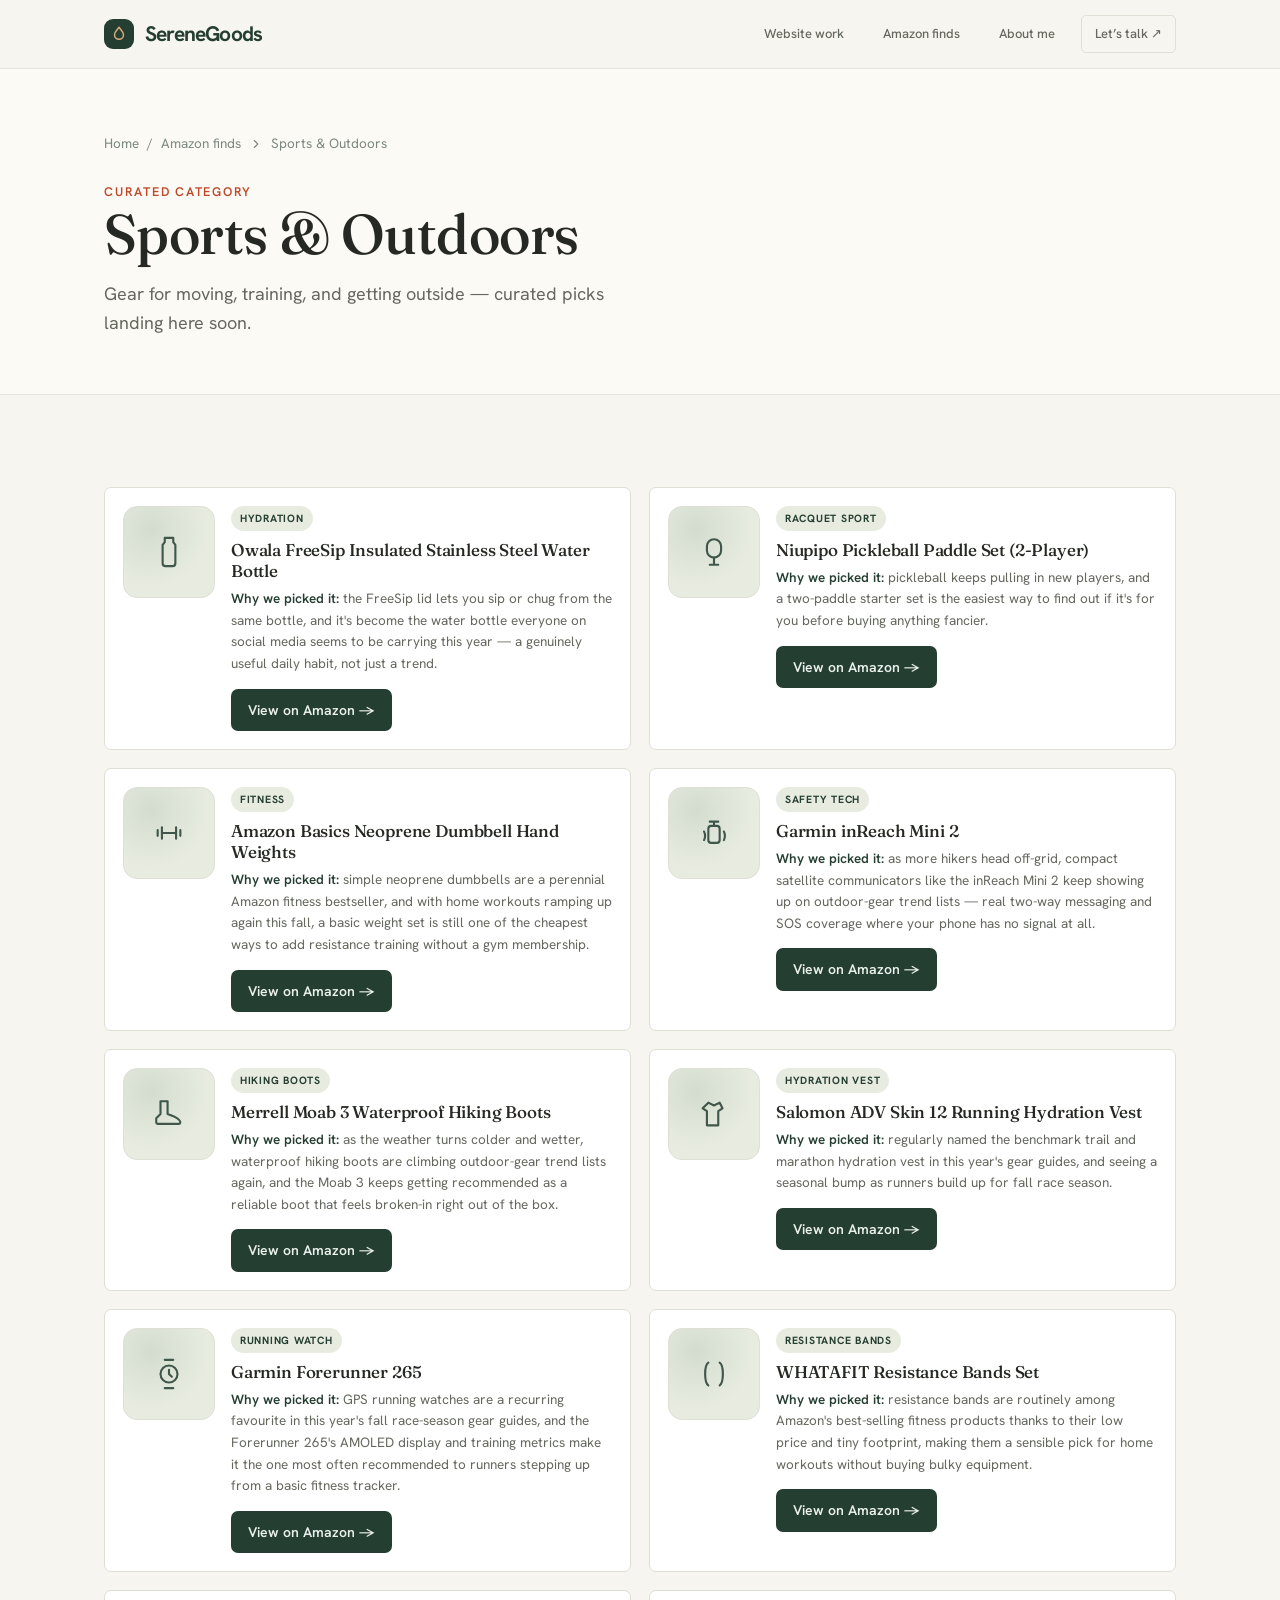
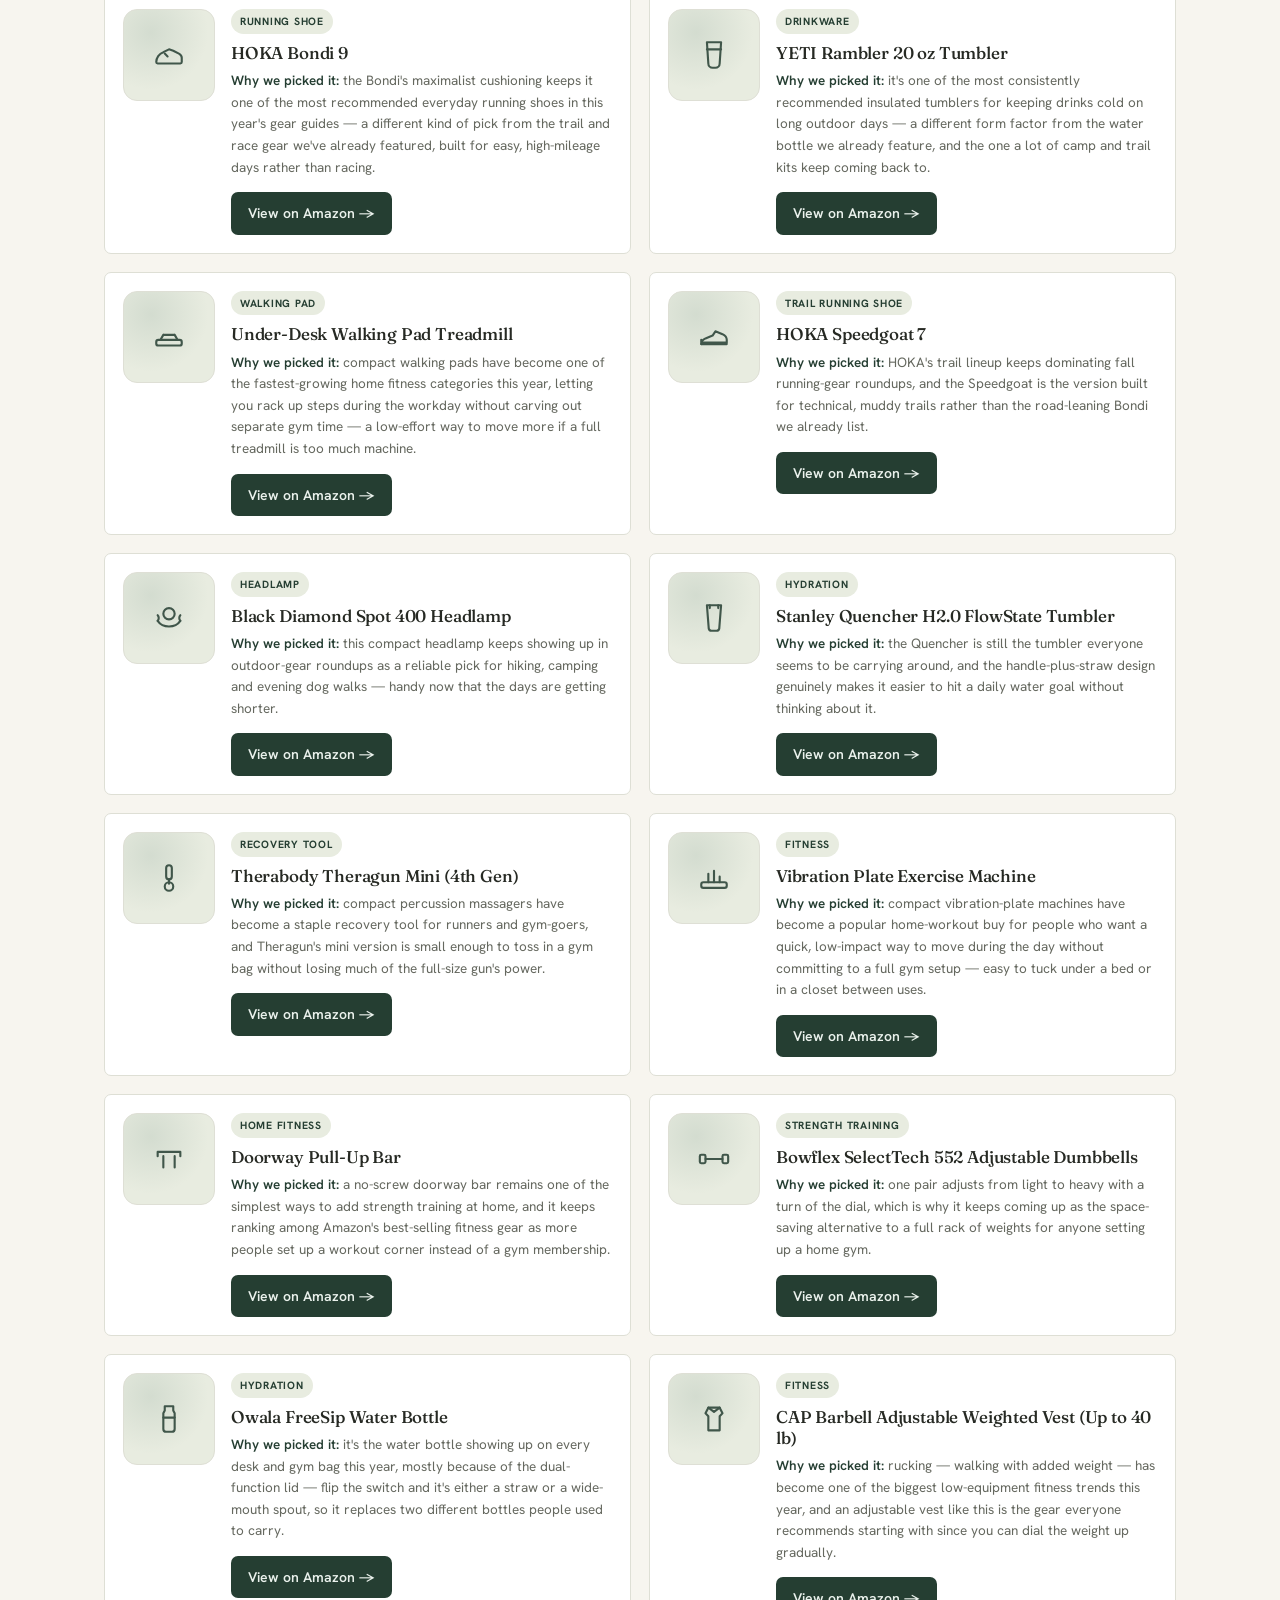
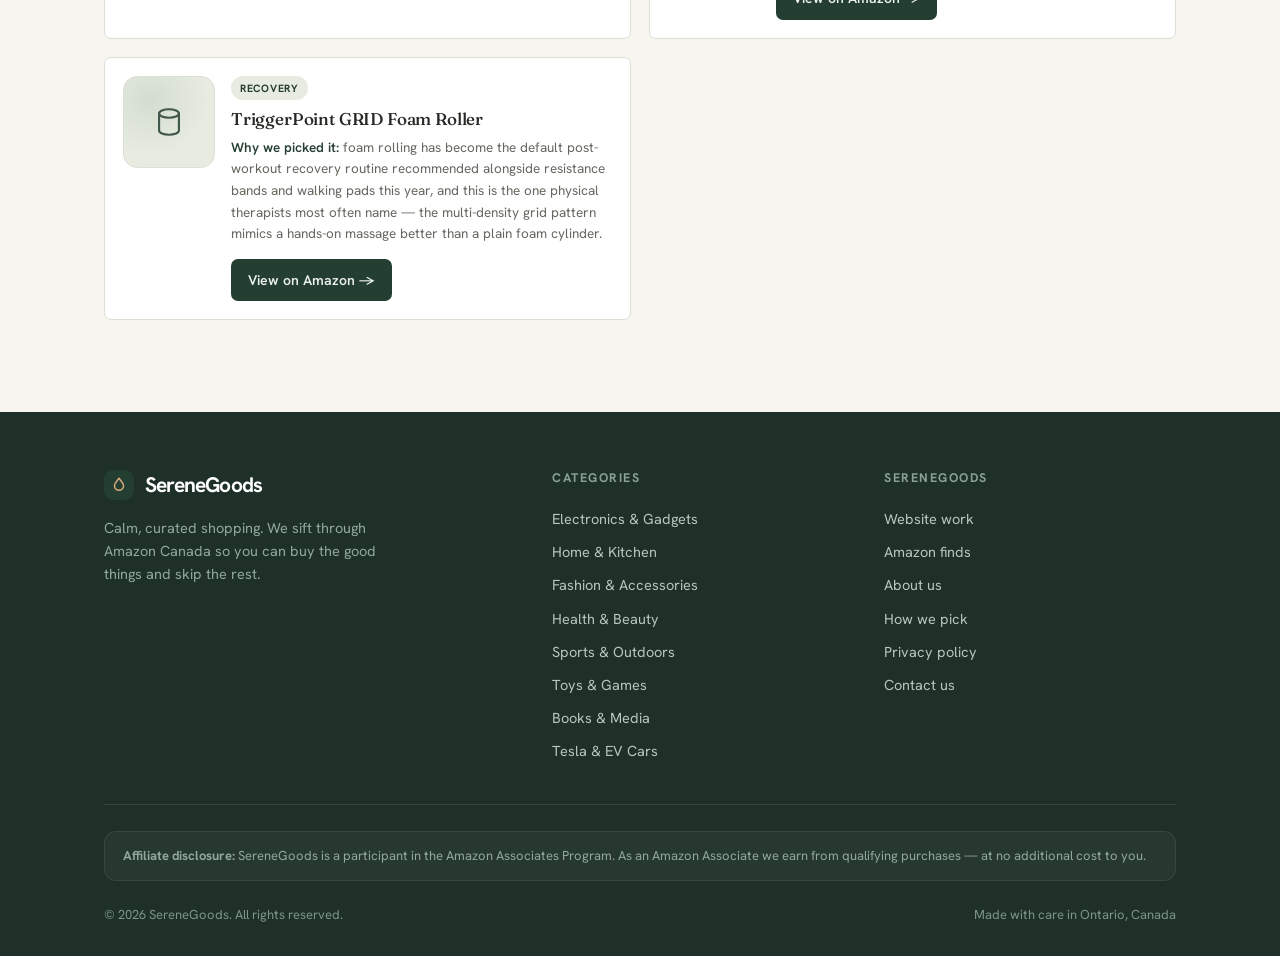
<file: sports-outdoors.html>
<!DOCTYPE html>
<html lang="en">
<head>
<meta charset="UTF-8">
<meta name="viewport" content="width=device-width, initial-scale=1.0">
<title>Sports &amp; Outdoors &mdash; SereneGoods</title>
<meta name="description" content="Curated sports and outdoors gear from Amazon Canada — equipment for moving outside, coming soon from SereneGoods.">
<link rel="preconnect" href="https://fonts.googleapis.com">
<link rel="preconnect" href="https://fonts.gstatic.com" crossorigin>
<link href="https://fonts.googleapis.com/css2?family=Fraunces:ital,opsz,wght@0,9..144,400;0,9..144,500;1,9..144,400;1,9..144,500&family=Hanken+Grotesk:wght@400;500;600;700&display=swap" rel="stylesheet">
<style>
/* =========================================================
   SereneGoods — shared stylesheet
   Calm, editorial curation aesthetic.
   Palette: cool paper · pine · sage · honey accent
   Type: Fraunces (display) + Hanken Grotesk (body/utility)
   ========================================================= */

:root {
  --paper:      #F4F6F3;
  --paper-2:    #FBFCFA;
  --card:       #FFFFFF;
  --ink:        #16241F;
  --ink-soft:   #4C5C54;
  --ink-faint:  #7A887F;
  --pine:       #1E3D35;
  --pine-deep:  #142C26;
  --sage:       #8AA396;
  --sage-soft:  #E5ECE6;
  --honey:      #D9924B;
  --honey-deep: #BE7833;
  --line:       #DCE3DC;
  --line-soft:  #E8EDE8;

  --maxw: 1120px;
  --radius: 18px;
  --radius-sm: 12px;
  --shadow-sm: 0 1px 2px rgba(20,44,38,.04), 0 4px 14px rgba(20,44,38,.05);
  --shadow-md: 0 6px 28px rgba(20,44,38,.10);
  --ease: cubic-bezier(.22,.61,.36,1);

  --font-display: "Fraunces", Georgia, serif;
  --font-body: "Hanken Grotesk", system-ui, -apple-system, sans-serif;
}

/* ---------- reset ---------- */
*, *::before, *::after { box-sizing: border-box; }
* { margin: 0; }
html { -webkit-text-size-adjust: 100%; scroll-behavior: smooth; }
body {
  font-family: var(--font-body);
  background: var(--paper);
  color: var(--ink);
  line-height: 1.6;
  font-size: 17px;
  -webkit-font-smoothing: antialiased;
  text-rendering: optimizeLegibility;
}
img { max-width: 100%; display: block; }
a { color: inherit; text-decoration: none; }
button { font-family: inherit; }

/* ---------- layout helpers ---------- */
.wrap { max-width: var(--maxw); margin: 0 auto; padding: 0 24px; }
.eyebrow {
  font-size: 12.5px; font-weight: 600; letter-spacing: .14em;
  text-transform: uppercase; color: var(--honey-deep);
}
.section { padding: 92px 0; }
.section--tight { padding: 64px 0; }

h1, h2, h3 { font-family: var(--font-display); font-weight: 500; line-height: 1.08; letter-spacing: -.01em; }
.lede { color: var(--ink-soft); font-size: 19px; max-width: 56ch; }

/* ---------- buttons ---------- */
.btn {
  display: inline-flex; align-items: center; gap: 9px;
  font-weight: 600; font-size: 15.5px;
  padding: 13px 22px; border-radius: 999px;
  border: 1px solid transparent; cursor: pointer;
  transition: transform .25s var(--ease), background .25s var(--ease), box-shadow .25s var(--ease), color .2s;
}
.btn svg { width: 17px; height: 17px; }
.btn--primary { background: var(--honey); color: #2a1a08; }
.btn--primary:hover { background: var(--honey-deep); color: #fff; transform: translateY(-2px); box-shadow: 0 8px 20px rgba(190,120,51,.28); }
.btn--ghost { background: transparent; color: var(--pine); border-color: var(--line); }
.btn--ghost:hover { background: var(--sage-soft); border-color: var(--sage); transform: translateY(-2px); }
.btn--pine { background: var(--pine); color: #EAF1EC; }
.btn--pine:hover { background: var(--pine-deep); transform: translateY(-2px); box-shadow: var(--shadow-md); }

/* ---------- header ---------- */
.site-header {
  position: sticky; top: 0; z-index: 50;
  background: rgba(244,246,243,.82);
  backdrop-filter: saturate(140%) blur(10px);
  border-bottom: 1px solid var(--line-soft);
}
.nav { display: flex; align-items: center; justify-content: space-between; height: 68px; }
.brand { display: inline-flex; align-items: center; gap: 11px; font-family: var(--font-display); font-size: 21px; font-weight: 500; color: var(--pine); letter-spacing: -.01em; }
.brand .mark {
  width: 30px; height: 30px; border-radius: 9px;
  background: var(--pine); display: grid; place-items: center; flex: none;
}
.brand .mark svg { width: 18px; height: 18px; color: var(--honey); }
.nav-links { display: flex; align-items: center; gap: 4px; }
.nav-links a {
  font-size: 14.5px; font-weight: 500; color: var(--ink-soft);
  padding: 8px 13px; border-radius: 999px; transition: background .2s, color .2s;
}
.nav-links a:hover, .nav-links a[aria-current="page"] { background: var(--sage-soft); color: var(--pine); }
.nav-toggle { display: none; background: none; border: 1px solid var(--line); border-radius: 10px; padding: 8px; cursor: pointer; }
.nav-toggle svg { width: 20px; height: 20px; color: var(--pine); }

/* ---------- hero ---------- */
.hero { padding: 76px 0 40px; }
.hero-grid { display: grid; grid-template-columns: 1.15fr .85fr; gap: 56px; align-items: center; }
.hero h1 { font-size: clamp(40px, 6vw, 66px); margin: 18px 0 22px; }
.hero h1 em { font-style: italic; color: var(--honey-deep); }
.hero .lede { margin-bottom: 30px; }
.hero-actions { display: flex; gap: 14px; flex-wrap: wrap; }
.hero-meta { margin-top: 34px; display: flex; gap: 30px; }
.hero-meta .stat { display: flex; flex-direction: column; }
.hero-meta .num { font-family: var(--font-display); font-size: 27px; color: var(--pine); line-height: 1; }
.hero-meta .lbl { font-size: 13px; color: var(--ink-faint); margin-top: 5px; }

/* editor's pick — signature card */
.pick {
  background: var(--pine); color: #EAF1EC; border-radius: var(--radius);
  padding: 26px; position: relative; overflow: hidden; box-shadow: var(--shadow-md);
}
.pick::after {
  content: ""; position: absolute; right: -60px; top: -60px;
  width: 200px; height: 200px; border-radius: 50%;
  background: radial-gradient(circle at center, rgba(217,146,75,.34), transparent 68%);
}
.pick .tag { display: inline-flex; align-items: center; gap: 7px; font-size: 12px; font-weight: 600; letter-spacing: .12em; text-transform: uppercase; color: var(--honey); }
.pick .tag svg { width: 14px; height: 14px; }
.pick-art {
  margin: 18px 0; height: 168px; border-radius: var(--radius-sm);
  background:
    linear-gradient(135deg, rgba(255,255,255,.08), rgba(255,255,255,0)),
    repeating-linear-gradient(45deg, rgba(255,255,255,.04) 0 10px, transparent 10px 20px),
    var(--pine-deep);
  display: grid; place-items: center; border: 1px solid rgba(255,255,255,.08);
}
.pick-art svg { width: 58px; height: 58px; color: var(--sage); opacity: .9; }
.pick h3 { font-size: 22px; color: #fff; margin-bottom: 7px; }
.pick p { color: #BFD0C6; font-size: 14.5px; margin-bottom: 18px; }

/* ---------- category grid ---------- */
.section-head { max-width: 60ch; margin-bottom: 40px; }
.section-head h2 { font-size: clamp(28px, 3.4vw, 40px); margin: 12px 0 14px; }
.cat-grid { display: grid; grid-template-columns: repeat(4, 1fr); gap: 16px; }
.cat-card {
  background: var(--card); border: 1px solid var(--line); border-radius: var(--radius);
  padding: 24px 22px 22px; transition: transform .3s var(--ease), box-shadow .3s var(--ease), border-color .3s;
  position: relative; min-height: 168px; display: flex; flex-direction: column;
}
.cat-card:hover { transform: translateY(-4px); box-shadow: var(--shadow-md); border-color: var(--sage); }
.cat-ic {
  width: 50px; height: 50px; border-radius: 13px; background: var(--sage-soft);
  display: grid; place-items: center; margin-bottom: 16px; transition: background .3s;
}
.cat-ic svg { width: 26px; height: 26px; color: var(--pine); stroke-width: 1.6; }
.cat-card:hover .cat-ic { background: var(--pine); }
.cat-card:hover .cat-ic svg { color: var(--honey); }
.cat-card h3 { font-size: 18.5px; margin-bottom: 5px; font-weight: 500; }
.cat-card p { font-size: 13.5px; color: var(--ink-faint); margin-top: auto; }
.cat-card .arrow { position: absolute; top: 24px; right: 22px; color: var(--line); transition: color .3s, transform .3s; }
.cat-card:hover .arrow { color: var(--honey); transform: translate(3px,-3px); }
.cat-card .arrow svg { width: 18px; height: 18px; }

/* ---------- how we pick ---------- */
.pick-band { background: var(--paper-2); border-top: 1px solid var(--line-soft); border-bottom: 1px solid var(--line-soft); }
.pillars { display: grid; grid-template-columns: repeat(3, 1fr); gap: 30px; }
.pillar { padding-top: 22px; border-top: 2px solid var(--pine); }
.pillar .n { font-family: var(--font-display); font-size: 15px; color: var(--honey-deep); }
.pillar h3 { font-size: 21px; margin: 12px 0 9px; font-weight: 500; }
.pillar p { font-size: 15px; color: var(--ink-soft); }

/* ---------- featured products strip ---------- */
.feat-grid { display: grid; grid-template-columns: repeat(2, 1fr); gap: 18px; }

/* ---------- product card (compact, image-optional) ---------- */
.prod-grid { display: grid; grid-template-columns: repeat(2, 1fr); gap: 18px; }
.prod {
  background: var(--card); border: 1px solid var(--line); border-radius: var(--radius);
  padding: 18px; display: flex; gap: 16px; align-items: flex-start;
  transition: transform .3s var(--ease), box-shadow .3s var(--ease), border-color .3s;
}
.prod:hover { transform: translateY(-3px); box-shadow: var(--shadow-md); border-color: var(--sage); }
/* small thumbnail tile — shows an icon by default, or a product photo if you add one */
.prod-thumb {
  width: 92px; height: 92px; flex: none; border-radius: 14px; overflow: hidden;
  border: 1px solid var(--line);
  background: radial-gradient(circle at 30% 25%, rgba(138,163,150,.22), transparent 62%), var(--sage-soft);
  display: grid; place-items: center;
}
.prod-thumb img { width: 100%; height: 100%; object-fit: cover; }
.prod-thumb svg { width: 34px; height: 34px; color: var(--pine); opacity: .85; stroke-width: 1.5; }
.prod-body { display: flex; flex-direction: column; min-width: 0; }
.prod-tag {
  align-self: flex-start; background: var(--sage-soft);
  font-size: 10.5px; font-weight: 700; letter-spacing: .07em; text-transform: uppercase;
  color: var(--pine); padding: 4px 9px; border-radius: 999px; margin-bottom: 8px;
}
.prod-body h3 { font-size: 17px; font-weight: 500; line-height: 1.25; margin-bottom: 7px; }
.prod-why { font-size: 13.5px; color: var(--ink-soft); margin-bottom: 14px; }
.prod-why b { color: var(--pine); font-weight: 600; }
.prod-foot { margin-top: auto; }
.btn--sm { padding: 9px 16px; font-size: 14px; }

/* ---------- newsletter / contact ---------- */
.cta-band { background: var(--pine); color: #EAF1EC; border-radius: 26px; padding: 56px 48px; text-align: center; position: relative; overflow: hidden; }
.cta-band::before { content:""; position:absolute; inset:0; background: radial-gradient(circle at 80% -10%, rgba(217,146,75,.25), transparent 55%); }
.cta-band > * { position: relative; }
.cta-band h2 { font-size: clamp(28px, 4vw, 42px); color: #fff; margin-bottom: 14px; }
.cta-band p { color: #C3D2C9; max-width: 50ch; margin: 0 auto 28px; }
.cta-form { display: flex; gap: 10px; max-width: 440px; margin: 0 auto; }
.cta-form input {
  flex: 1; padding: 13px 18px; border-radius: 999px; border: 1px solid rgba(255,255,255,.2);
  background: rgba(255,255,255,.08); color: #fff; font-size: 15px; font-family: inherit;
}
.cta-form input::placeholder { color: #9FB3A7; }
.cta-form input:focus { outline: 2px solid var(--honey); outline-offset: 1px; }

/* ---------- footer ---------- */
.site-footer { background: var(--pine-deep); color: #B7C7BD; padding: 56px 0 30px; }
.foot-grid { display: grid; grid-template-columns: 1.4fr 1fr 1fr; gap: 40px; padding-bottom: 36px; border-bottom: 1px solid rgba(255,255,255,.1); }
.site-footer .brand { color: #fff; margin-bottom: 14px; }
.foot-about { font-size: 14.5px; color: #93A89C; max-width: 38ch; }
.foot-col h4 { font-family: var(--font-body); font-size: 12.5px; letter-spacing: .12em; text-transform: uppercase; color: var(--sage); margin-bottom: 14px; font-weight: 700; }
.foot-col a { display: block; font-size: 14.5px; padding: 5px 0; color: #B7C7BD; transition: color .2s; }
.foot-col a:hover { color: var(--honey); }
.foot-bottom { display: flex; justify-content: space-between; gap: 18px; flex-wrap: wrap; padding-top: 24px; font-size: 13px; color: #7E948A; }
.disclosure { background: rgba(255,255,255,.04); border: 1px solid rgba(255,255,255,.08); border-radius: 12px; padding: 14px 18px; font-size: 13px; color: #93A89C; margin-top: 26px; }

/* ---------- category page header band ---------- */
.page-band { background: var(--paper-2); border-bottom: 1px solid var(--line-soft); padding: 64px 0 56px; }
.page-band .eyebrow { margin-bottom: 14px; }
.page-band h1 { font-size: clamp(36px, 5vw, 56px); margin-bottom: 16px; }
.page-band .lede { font-size: 18px; }
.crumbs { display: flex; gap: 8px; align-items: center; font-size: 13.5px; color: var(--ink-faint); margin-bottom: 22px; }
.crumbs a:hover { color: var(--pine); }
.crumbs svg { width: 14px; height: 14px; }

/* ---------- motion / a11y ---------- */
.reveal { opacity: 0; transform: translateY(18px); }
.reveal.in { opacity: 1; transform: none; transition: opacity .7s var(--ease), transform .7s var(--ease); }
:focus-visible { outline: 2px solid var(--honey-deep); outline-offset: 2px; border-radius: 4px; }
@media (prefers-reduced-motion: reduce) {
  * { scroll-behavior: auto !important; }
  .reveal { opacity: 1; transform: none; transition: none; }
  .btn:hover, .cat-card:hover, .prod:hover { transform: none; }
}

/* ---------- responsive ---------- */
@media (max-width: 940px) {
  .hero-grid { grid-template-columns: 1fr; gap: 36px; }
  .cat-grid { grid-template-columns: repeat(2, 1fr); }
  .feat-grid, .prod-grid { grid-template-columns: repeat(2, 1fr); }
  .pillars { grid-template-columns: 1fr; gap: 22px; }
  .foot-grid { grid-template-columns: 1fr 1fr; }
  .nav-links { display: none; }
  .nav-links.open {
    display: flex; flex-direction: column; align-items: stretch;
    position: absolute; top: 68px; left: 0; right: 0; background: var(--paper-2);
    border-bottom: 1px solid var(--line); padding: 12px 24px 18px; gap: 2px;
  }
  .nav-toggle { display: inline-flex; }
}
@media (max-width: 560px) {
  body { font-size: 16px; }
  .section { padding: 64px 0; }
  .cat-grid, .feat-grid, .prod-grid { grid-template-columns: 1fr; }
  .foot-grid { grid-template-columns: 1fr; }
  .cta-form { flex-direction: column; }
  .cta-band { padding: 40px 24px; }
  .hero-meta { gap: 22px; }
}

/* ---------- empty / coming-soon state ---------- */
.empty { text-align: center; max-width: 600px; margin: 0 auto; padding: 40px 24px 20px; }
.empty-ic { width: 88px; height: 88px; border-radius: 24px; background: var(--sage-soft); display: grid; place-items: center; margin: 0 auto 28px; }
.empty-ic svg { width: 42px; height: 42px; color: var(--pine); stroke-width: 1.5; }
.empty h2 { font-size: clamp(26px, 4vw, 34px); margin-bottom: 14px; }
.empty p { color: var(--ink-soft); font-size: 17px; margin-bottom: 30px; }
.empty-actions { display: flex; gap: 12px; justify-content: center; flex-wrap: wrap; }

/* ---------- content / prose pages (about, privacy) ---------- */
.prose { max-width: 760px; }
.prose h2 { font-family: var(--font-display); font-weight: 500; font-size: 25px; margin: 40px 0 14px; }
.prose h2:first-child { margin-top: 0; }
.prose h3 { font-size: 18px; font-weight: 600; margin: 26px 0 8px; color: var(--pine); }
.prose p { margin-bottom: 16px; color: var(--ink-soft); line-height: 1.75; }
.prose ul { margin: 0 0 18px; padding-left: 22px; }
.prose li { margin-bottom: 9px; color: var(--ink-soft); line-height: 1.65; }
.prose a { color: var(--pine); text-decoration: underline; text-underline-offset: 2px; }
.prose a:hover { color: var(--honey-deep); }
.prose strong { color: var(--ink); font-weight: 600; }
.prose .muted { font-size: 14px; color: var(--ink-faint); }
.callout { background: var(--sage-soft); border-left: 3px solid var(--pine); border-radius: 12px; padding: 18px 22px; margin: 22px 0; }
.callout p { margin: 0; color: var(--ink); font-size: 15px; }

</style>
<link rel="stylesheet" href="affiliate-shell.css">
</head>
<body>

<header class="site-header">
  <div class="wrap nav">
    <a class="brand" href="index.html" aria-label="SereneGoods home">
      <span class="mark" aria-hidden="true"><svg viewBox="0 0 24 24" fill="none" stroke="currentColor" stroke-width="2" stroke-linecap="round" stroke-linejoin="round"><path d="M12 3c-3 4-6 6-6 10a6 6 0 0 0 12 0c0-4-3-6-6-10Z"/></svg></span>
      SereneGoods
    </a>
    <nav class="nav-links" id="navlinks" aria-label="Main navigation">
      <a href="index.html#work">Website work</a>
      <a href="finds.html">Amazon finds</a>
      <a href="index.html#about">About me</a>
      <a href="index.html#contact">Let’s talk ↗</a>
    </nav>
    <button class="nav-toggle" id="navtoggle" aria-controls="navlinks" aria-label="Toggle menu" aria-expanded="false"><svg viewBox="0 0 24 24" fill="none" stroke="currentColor" stroke-width="2" stroke-linecap="round"><path d="M4 7h16M4 12h16M4 17h16"/></svg></button>
  </div>
</header>

<section class="page-band">
  <div class="wrap">
    <nav class="crumbs" aria-label="Breadcrumb">
      <a href="index.html">Home</a><span aria-hidden="true"> / </span><a href="finds.html">Amazon finds</a><svg viewBox="0 0 24 24" fill="none" stroke="currentColor" stroke-width="2" stroke-linecap="round" stroke-linejoin="round"><path d="m9 18 6-6-6-6"/></svg><span>Sports &amp; Outdoors</span>
    </nav>
    <span class="eyebrow">Curated category</span>
    <h1>Sports &amp; Outdoors</h1>
    <p class="lede">Gear for moving, training, and getting outside — curated picks landing here soon.</p>
  </div>
</section>

<section class="section">
  <div class="wrap">
    <div class="prod-grid">
      <article class="prod reveal" data-trend-date="2026-10-04">
        <div class="prod-thumb"><svg viewBox="0 0 24 24" fill="none" stroke="currentColor" stroke-width="1.4" stroke-linecap="round" stroke-linejoin="round"><path d="M9 2h6v3l1.5 2v13a2 2 0 0 1-2 2h-5a2 2 0 0 1-2-2V7L9 5V2Z"/></svg></div>
        <div class="prod-body">
          <span class="prod-tag">Hydration</span>
          <h3>Owala FreeSip Insulated Stainless Steel Water Bottle</h3>
          <p class="prod-why"><b>Why we picked it:</b> the FreeSip lid lets you sip or chug from the same bottle, and it's become the water bottle everyone on social media seems to be carrying this year — a genuinely useful daily habit, not just a trend.</p>
          <div class="prod-foot"><a class="btn btn--pine btn--sm" href="https://www.amazon.ca/s?k=Owala+FreeSip+Insulated+Stainless+Steel+Water+Bottle&tag=serenegoods-20" target="_blank" rel="sponsored nofollow noopener">View on Amazon &rarr;</a></div>
        </div>
      </article>
      <article class="prod reveal" data-trend-date="2026-10-05">
        <div class="prod-thumb"><svg viewBox="0 0 24 24" fill="none" stroke="currentColor" stroke-width="1.4" stroke-linecap="round" stroke-linejoin="round"><rect x="7" y="3" width="10" height="13" rx="5"/><path d="M12 16v5M9 21h6"/></svg></div>
        <div class="prod-body">
          <span class="prod-tag">Racquet sport</span>
          <h3>Niupipo Pickleball Paddle Set (2-Player)</h3>
          <p class="prod-why"><b>Why we picked it:</b> pickleball keeps pulling in new players, and a two-paddle starter set is the easiest way to find out if it's for you before buying anything fancier.</p>
          <div class="prod-foot"><a class="btn btn--pine btn--sm" href="https://www.amazon.ca/s?k=Niupipo+Pickleball+Paddle+Set&tag=serenegoods-20" target="_blank" rel="sponsored nofollow noopener">View on Amazon &rarr;</a></div>
        </div>
      </article>
      <article class="prod reveal" data-trend-date="2026-10-06">
        <div class="prod-thumb"><svg viewBox="0 0 24 24" fill="none" stroke="currentColor" stroke-width="1.4" stroke-linecap="round" stroke-linejoin="round"><path d="M4 10v4M20 10v4"/><path d="M7 8v8M17 8v8"/><path d="M7 12h10"/></svg></div>
        <div class="prod-body">
          <span class="prod-tag">Fitness</span>
          <h3>Amazon Basics Neoprene Dumbbell Hand Weights</h3>
          <p class="prod-why"><b>Why we picked it:</b> simple neoprene dumbbells are a perennial Amazon fitness bestseller, and with home workouts ramping up again this fall, a basic weight set is still one of the cheapest ways to add resistance training without a gym membership.</p>
          <div class="prod-foot"><a class="btn btn--pine btn--sm" href="https://www.amazon.ca/s?k=Amazon+Basics+Neoprene+Dumbbell+Hand+Weights&tag=serenegoods-20" target="_blank" rel="sponsored nofollow noopener">View on Amazon &rarr;</a></div>
        </div>
      </article>
      <article class="prod reveal" data-trend-date="2026-10-07">
        <div class="prod-thumb"><svg viewBox="0 0 24 24" fill="none" stroke="currentColor" stroke-width="1.4" stroke-linecap="round" stroke-linejoin="round"><rect x="8" y="7" width="8" height="12" rx="2"/><path d="M12 7V4M9 4h6"/><path d="M5 11a7 7 0 0 1 0 6M19 11a7 7 0 0 1 0 6"/></svg></div>
        <div class="prod-body">
          <span class="prod-tag">Safety tech</span>
          <h3>Garmin inReach Mini 2</h3>
          <p class="prod-why"><b>Why we picked it:</b> as more hikers head off-grid, compact satellite communicators like the inReach Mini 2 keep showing up on outdoor-gear trend lists — real two-way messaging and SOS coverage where your phone has no signal at all.</p>
          <div class="prod-foot"><a class="btn btn--pine btn--sm" href="https://www.amazon.ca/s?k=Garmin+inReach+Mini+2&tag=serenegoods-20" target="_blank" rel="sponsored nofollow noopener">View on Amazon &rarr;</a></div>
        </div>
      </article>
      <article class="prod reveal" data-trend-date="2026-10-08">
        <div class="prod-thumb"><svg viewBox="0 0 24 24" fill="none" stroke="currentColor" stroke-width="1.4" stroke-linecap="round" stroke-linejoin="round"><path d="M6 3v9l-3 3v3a1 1 0 0 0 1 1h15a1 1 0 0 0 1-1c0-2-2-3-4-4l-5-2V3Z"/></svg></div>
        <div class="prod-body">
          <span class="prod-tag">Hiking boots</span>
          <h3>Merrell Moab 3 Waterproof Hiking Boots</h3>
          <p class="prod-why"><b>Why we picked it:</b> as the weather turns colder and wetter, waterproof hiking boots are climbing outdoor-gear trend lists again, and the Moab 3 keeps getting recommended as a reliable boot that feels broken-in right out of the box.</p>
          <div class="prod-foot"><a class="btn btn--pine btn--sm" href="https://www.amazon.ca/s?k=Merrell+Moab+3+Waterproof+Hiking+Boots&tag=serenegoods-20" target="_blank" rel="sponsored nofollow noopener">View on Amazon &rarr;</a></div>
        </div>
      </article>
      <article class="prod reveal" data-trend-date="2026-10-09">
        <div class="prod-thumb"><svg viewBox="0 0 24 24" fill="none" stroke="currentColor" stroke-width="1.4" stroke-linecap="round" stroke-linejoin="round"><path d="M8 4l4 2 4-2 2 4-3 2v10H7V10L4 8l4-4Z"/></svg></div>
        <div class="prod-body">
          <span class="prod-tag">Hydration vest</span>
          <h3>Salomon ADV Skin 12 Running Hydration Vest</h3>
          <p class="prod-why"><b>Why we picked it:</b> regularly named the benchmark trail and marathon hydration vest in this year's gear guides, and seeing a seasonal bump as runners build up for fall race season.</p>
          <div class="prod-foot"><a class="btn btn--pine btn--sm" href="https://www.amazon.ca/s?k=Salomon+ADV+Skin+12+Hydration+Vest&tag=serenegoods-20" target="_blank" rel="sponsored nofollow noopener">View on Amazon &rarr;</a></div>
        </div>
      </article>
      <article class="prod reveal" data-trend-date="2026-10-10">
        <div class="prod-thumb"><svg viewBox="0 0 24 24" fill="none" stroke="currentColor" stroke-width="1.4" stroke-linecap="round" stroke-linejoin="round"><circle cx="12" cy="12" r="6"/><path d="M12 9v3l2 2M9 2h6M9 22h6"/></svg></div>
        <div class="prod-body">
          <span class="prod-tag">Running watch</span>
          <h3>Garmin Forerunner 265</h3>
          <p class="prod-why"><b>Why we picked it:</b> GPS running watches are a recurring favourite in this year's fall race-season gear guides, and the Forerunner 265's AMOLED display and training metrics make it the one most often recommended to runners stepping up from a basic fitness tracker.</p>
          <div class="prod-foot"><a class="btn btn--pine btn--sm" href="https://www.amazon.ca/s?k=Garmin+Forerunner+265&tag=serenegoods-20" target="_blank" rel="sponsored nofollow noopener">View on Amazon &rarr;</a></div>
        </div>
      </article>
      <article class="prod reveal" data-trend-date="2026-10-11">
        <div class="prod-thumb"><svg viewBox="0 0 24 24" fill="none" stroke="currentColor" stroke-width="1.4" stroke-linecap="round" stroke-linejoin="round"><path d="M8 4c-3 2-3 14 0 16M16 4c3 2 3 14 0 16"/></svg></div>
        <div class="prod-body">
          <span class="prod-tag">Resistance bands</span>
          <h3>WHATAFIT Resistance Bands Set</h3>
          <p class="prod-why"><b>Why we picked it:</b> resistance bands are routinely among Amazon's best-selling fitness products thanks to their low price and tiny footprint, making them a sensible pick for home workouts without buying bulky equipment.</p>
          <div class="prod-foot"><a class="btn btn--pine btn--sm" href="https://www.amazon.ca/s?k=WHATAFIT+Resistance+Bands+Set&tag=serenegoods-20" target="_blank" rel="sponsored nofollow noopener">View on Amazon &rarr;</a></div>
        </div>
      </article>
      <article class="prod reveal" data-trend-date="2026-10-12">
        <div class="prod-thumb"><svg viewBox="0 0 24 24" fill="none" stroke="currentColor" stroke-width="1.4" stroke-linecap="round" stroke-linejoin="round"><path d="M3 17c0-3 2-6 5-7l4-2 3 1 4 2c1 .5 2 1.5 2 3v3a1 1 0 0 1-1 1H4a1 1 0 0 1-1-1Z"/><path d="M9 11l2 2"/></svg></div>
        <div class="prod-body">
          <span class="prod-tag">Running shoe</span>
          <h3>HOKA Bondi 9</h3>
          <p class="prod-why"><b>Why we picked it:</b> the Bondi's maximalist cushioning keeps it one of the most recommended everyday running shoes in this year's gear guides — a different kind of pick from the trail and race gear we've already featured, built for easy, high-mileage days rather than racing.</p>
          <div class="prod-foot"><a class="btn btn--pine btn--sm" href="https://www.amazon.ca/s?k=HOKA+Bondi+9+Running+Shoe&tag=serenegoods-20" target="_blank" rel="sponsored nofollow noopener">View on Amazon &rarr;</a></div>
        </div>
      </article>
      <article class="prod reveal" data-trend-date="2026-10-13">
        <div class="prod-thumb"><svg viewBox="0 0 24 24" fill="none" stroke="currentColor" stroke-width="1.4" stroke-linecap="round" stroke-linejoin="round"><path d="M7 3h10l-1 15a3 3 0 0 1-3 3h-2a3 3 0 0 1-3-3L7 3Z"/><path d="M7 8h10"/></svg></div>
        <div class="prod-body">
          <span class="prod-tag">Drinkware</span>
          <h3>YETI Rambler 20 oz Tumbler</h3>
          <p class="prod-why"><b>Why we picked it:</b> it's one of the most consistently recommended insulated tumblers for keeping drinks cold on long outdoor days — a different form factor from the water bottle we already feature, and the one a lot of camp and trail kits keep coming back to.</p>
          <div class="prod-foot"><a class="btn btn--pine btn--sm" href="https://www.amazon.ca/s?k=YETI+Rambler+20+oz+Tumbler&tag=serenegoods-20" target="_blank" rel="sponsored nofollow noopener">View on Amazon &rarr;</a></div>
        </div>
      </article>
      <article class="prod reveal" data-trend-date="2026-10-14">
        <div class="prod-thumb"><svg viewBox="0 0 24 24" fill="none" stroke="currentColor" stroke-width="1.4" stroke-linecap="round" stroke-linejoin="round"><rect x="3" y="14" width="18" height="4" rx="1.5"/><path d="M8 10.5l-2 3.5M16 10.5l2 3.5M8 10.5h8"/></svg></div>
        <div class="prod-body">
          <span class="prod-tag">Walking pad</span>
          <h3>Under-Desk Walking Pad Treadmill</h3>
          <p class="prod-why"><b>Why we picked it:</b> compact walking pads have become one of the fastest-growing home fitness categories this year, letting you rack up steps during the workday without carving out separate gym time — a low-effort way to move more if a full treadmill is too much machine.</p>
          <div class="prod-foot"><a class="btn btn--pine btn--sm" href="https://www.amazon.ca/s?k=Under+Desk+Walking+Pad+Treadmill&tag=serenegoods-20" target="_blank" rel="sponsored nofollow noopener">View on Amazon &rarr;</a></div>
        </div>
      </article>
      <article class="prod reveal" data-trend-date="2026-10-15">
        <div class="prod-thumb"><svg viewBox="0 0 24 24" fill="none" stroke="currentColor" stroke-width="1.4" stroke-linecap="round" stroke-linejoin="round"><path d="M3 17c0-2 1-3 3-4l5-2 2-3 5 2c2 1 3 2 3 4v2H3v-2Z"/><path d="M3 17h18"/></svg></div>
        <div class="prod-body">
          <span class="prod-tag">Trail running shoe</span>
          <h3>HOKA Speedgoat 7</h3>
          <p class="prod-why"><b>Why we picked it:</b> HOKA's trail lineup keeps dominating fall running-gear roundups, and the Speedgoat is the version built for technical, muddy trails rather than the road-leaning Bondi we already list.</p>
          <div class="prod-foot"><a class="btn btn--pine btn--sm" href="https://www.amazon.ca/s?k=HOKA+Speedgoat+7&tag=serenegoods-20" target="_blank" rel="sponsored nofollow noopener">View on Amazon &rarr;</a></div>
        </div>
      </article>
      <article class="prod reveal" data-trend-date="2026-10-16">
        <div class="prod-thumb"><svg viewBox="0 0 24 24" fill="none" stroke="currentColor" stroke-width="1.4" stroke-linecap="round" stroke-linejoin="round"><circle cx="12" cy="9" r="4"/><path d="M4 14c2 3 5 4 8 4s6-1 8-4"/><path d="M4 14c1-1 1-3 0-4M20 14c-1-1-1-3 0-4"/></svg></div>
        <div class="prod-body">
          <span class="prod-tag">Headlamp</span>
          <h3>Black Diamond Spot 400 Headlamp</h3>
          <p class="prod-why"><b>Why we picked it:</b> this compact headlamp keeps showing up in outdoor-gear roundups as a reliable pick for hiking, camping and evening dog walks — handy now that the days are getting shorter.</p>
          <div class="prod-foot"><a class="btn btn--pine btn--sm" href="https://www.amazon.ca/s?k=Black+Diamond+Spot+400+Headlamp&tag=serenegoods-20" target="_blank" rel="sponsored nofollow noopener">View on Amazon &rarr;</a></div>
        </div>
      </article>
      <article class="prod reveal" data-trend-date="2026-10-17">
        <div class="prod-thumb"><svg viewBox="0 0 24 24" fill="none" stroke="currentColor" stroke-width="1.4" stroke-linecap="round" stroke-linejoin="round"><path d="M7 3h10l-1.3 16.5A2 2 0 0 1 13.7 21h-3.4a2 2 0 0 1-2-1.5L7 3Z"/><path d="M9 3v2M15 3v2"/></svg></div>
        <div class="prod-body">
          <span class="prod-tag">Hydration</span>
          <h3>Stanley Quencher H2.0 FlowState Tumbler</h3>
          <p class="prod-why"><b>Why we picked it:</b> the Quencher is still the tumbler everyone seems to be carrying around, and the handle-plus-straw design genuinely makes it easier to hit a daily water goal without thinking about it.</p>
          <div class="prod-foot"><a class="btn btn--pine btn--sm" href="https://www.amazon.ca/s?k=Stanley+Quencher+H2.0+FlowState+Tumbler&tag=serenegoods-20" target="_blank" rel="sponsored nofollow noopener">View on Amazon &rarr;</a></div>
        </div>
      </article>
      <article class="prod reveal" data-trend-date="2026-10-18">
        <div class="prod-thumb"><svg viewBox="0 0 24 24" fill="none" stroke="currentColor" stroke-width="1.4" stroke-linecap="round" stroke-linejoin="round"><rect x="10" y="3" width="4" height="10" rx="2"/><path d="M12 13v3"/><circle cx="12" cy="18" r="3"/></svg></div>
        <div class="prod-body">
          <span class="prod-tag">Recovery tool</span>
          <h3>Therabody Theragun Mini (4th Gen)</h3>
          <p class="prod-why"><b>Why we picked it:</b> compact percussion massagers have become a staple recovery tool for runners and gym-goers, and Theragun's mini version is small enough to toss in a gym bag without losing much of the full-size gun's power.</p>
          <div class="prod-foot"><a class="btn btn--pine btn--sm" href="https://www.amazon.ca/s?k=Therabody+Theragun+Mini&tag=serenegoods-20" target="_blank" rel="sponsored nofollow noopener">View on Amazon &rarr;</a></div>
        </div>
      </article>
      <article class="prod reveal" data-trend-date="2026-10-19">
        <div class="prod-thumb"><svg viewBox="0 0 24 24" fill="none" stroke="currentColor" stroke-width="1.4" stroke-linecap="round" stroke-linejoin="round"><rect x="3" y="15" width="18" height="4" rx="1.5"/><path d="M8 15V9M12 15V7M16 15v-4"/></svg></div>
        <div class="prod-body">
          <span class="prod-tag">Fitness</span>
          <h3>Vibration Plate Exercise Machine</h3>
          <p class="prod-why"><b>Why we picked it:</b> compact vibration-plate machines have become a popular home-workout buy for people who want a quick, low-impact way to move during the day without committing to a full gym setup — easy to tuck under a bed or in a closet between uses.</p>
          <div class="prod-foot"><a class="btn btn--pine btn--sm" href="https://www.amazon.ca/s?k=Vibration+Plate+Exercise+Machine&tag=serenegoods-20" target="_blank" rel="sponsored nofollow noopener">View on Amazon &rarr;</a></div>
        </div>
      </article>
      <article class="prod reveal" data-trend-date="2026-10-20">
        <div class="prod-thumb"><svg viewBox="0 0 24 24" fill="none" stroke="currentColor" stroke-width="1.4" stroke-linecap="round" stroke-linejoin="round"><path d="M4 7h16M4 7v3M20 7v3"/><path d="M8 10v8M16 10v8"/></svg></div>
        <div class="prod-body">
          <span class="prod-tag">Home fitness</span>
          <h3>Doorway Pull-Up Bar</h3>
          <p class="prod-why"><b>Why we picked it:</b> a no-screw doorway bar remains one of the simplest ways to add strength training at home, and it keeps ranking among Amazon's best-selling fitness gear as more people set up a workout corner instead of a gym membership.</p>
          <div class="prod-foot"><a class="btn btn--pine btn--sm" href="https://www.amazon.ca/s?k=Doorway+Pull-Up+Bar&tag=serenegoods-20" target="_blank" rel="sponsored nofollow noopener">View on Amazon &rarr;</a></div>
        </div>
      </article>
      <article class="prod reveal" data-trend-date="2026-10-21">
        <div class="prod-thumb"><svg viewBox="0 0 24 24" fill="none" stroke="currentColor" stroke-width="1.4" stroke-linecap="round" stroke-linejoin="round"><rect x="2" y="9" width="4" height="6" rx="1"/><rect x="18" y="9" width="4" height="6" rx="1"/><path d="M6 12h12"/></svg></div>
        <div class="prod-body">
          <span class="prod-tag">Strength training</span>
          <h3>Bowflex SelectTech 552 Adjustable Dumbbells</h3>
          <p class="prod-why"><b>Why we picked it:</b> one pair adjusts from light to heavy with a turn of the dial, which is why it keeps coming up as the space-saving alternative to a full rack of weights for anyone setting up a home gym.</p>
          <div class="prod-foot"><a class="btn btn--pine btn--sm" href="https://www.amazon.ca/s?k=Bowflex+SelectTech+552+Adjustable+Dumbbells&tag=serenegoods-20" target="_blank" rel="sponsored nofollow noopener">View on Amazon &rarr;</a></div>
        </div>
      </article>
      <article class="prod reveal" data-trend-date="2026-10-22">
        <div class="prod-thumb"><svg viewBox="0 0 24 24" fill="none" stroke="currentColor" stroke-width="1.4" stroke-linecap="round" stroke-linejoin="round"><path d="M9 3h6v3l1 2v11a2 2 0 0 1-2 2H10a2 2 0 0 1-2-2V8l1-2V3Z"/><path d="M8 11h8"/></svg></div>
        <div class="prod-body">
          <span class="prod-tag">Hydration</span>
          <h3>Owala FreeSip Water Bottle</h3>
          <p class="prod-why"><b>Why we picked it:</b> it's the water bottle showing up on every desk and gym bag this year, mostly because of the dual-function lid — flip the switch and it's either a straw or a wide-mouth spout, so it replaces two different bottles people used to carry.</p>
          <div class="prod-foot"><a class="btn btn--pine btn--sm" href="https://www.amazon.ca/s?k=Owala+FreeSip+Water+Bottle&tag=serenegoods-20" target="_blank" rel="sponsored nofollow noopener">View on Amazon &rarr;</a></div>
        </div>
      </article>
      <article class="prod reveal" data-trend-date="2026-10-23">
        <div class="prod-thumb"><svg viewBox="0 0 24 24" fill="none" stroke="currentColor" stroke-width="1.4" stroke-linecap="round" stroke-linejoin="round"><path d="M8 4h8l2 4-2 2v10H8V10L6 8Z"/><path d="M8 4l4 3 4-3"/></svg></div>
        <div class="prod-body">
          <span class="prod-tag">Fitness</span>
          <h3>CAP Barbell Adjustable Weighted Vest (Up to 40 lb)</h3>
          <p class="prod-why"><b>Why we picked it:</b> rucking — walking with added weight — has become one of the biggest low-equipment fitness trends this year, and an adjustable vest like this is the gear everyone recommends starting with since you can dial the weight up gradually.</p>
          <div class="prod-foot"><a class="btn btn--pine btn--sm" href="https://www.amazon.ca/s?k=CAP+Barbell+Adjustable+Weighted+Vest+40+lb&tag=serenegoods-20" target="_blank" rel="sponsored nofollow noopener">View on Amazon &rarr;</a></div>
        </div>
      </article>
      <article class="prod reveal" data-trend-date="2026-10-24">
        <div class="prod-thumb"><svg viewBox="0 0 24 24" fill="none" stroke="currentColor" stroke-width="1.4" stroke-linecap="round" stroke-linejoin="round"><ellipse cx="12" cy="6" rx="7" ry="3"/><path d="M5 6v12a7 3 0 0 0 14 0V6"/></svg></div>
        <div class="prod-body">
          <span class="prod-tag">Recovery</span>
          <h3>TriggerPoint GRID Foam Roller</h3>
          <p class="prod-why"><b>Why we picked it:</b> foam rolling has become the default post-workout recovery routine recommended alongside resistance bands and walking pads this year, and this is the one physical therapists most often name — the multi-density grid pattern mimics a hands-on massage better than a plain foam cylinder.</p>
          <div class="prod-foot"><a class="btn btn--pine btn--sm" href="https://www.amazon.ca/s?k=TriggerPoint+GRID+Foam+Roller&tag=serenegoods-20" target="_blank" rel="sponsored nofollow noopener">View on Amazon &rarr;</a></div>
        </div>
      </article>
    </div>
  </div>
</section>

<footer class="site-footer">
  <div class="wrap">
    <div class="foot-grid">
      <div>
        <span class="brand"><span class="mark" aria-hidden="true"><svg viewBox="0 0 24 24" fill="none" stroke="currentColor" stroke-width="2" stroke-linecap="round" stroke-linejoin="round"><path d="M12 3c-3 4-6 6-6 10a6 6 0 0 0 12 0c0-4-3-6-6-10Z"/></svg></span> SereneGoods</span>
        <p class="foot-about">Calm, curated shopping. We sift through Amazon Canada so you can buy the good things and skip the rest.</p>
      </div>
      <div class="foot-col">
        <h4>Categories</h4>
        <a href="electronics.html">Electronics &amp; Gadgets</a>
        <a href="home-kitchen.html">Home &amp; Kitchen</a>
        <a href="fashion.html">Fashion &amp; Accessories</a>
        <a href="health-beauty.html">Health &amp; Beauty</a>
        <a href="sports-outdoors.html">Sports &amp; Outdoors</a>
        <a href="toys-games.html">Toys &amp; Games</a>
        <a href="books-media.html">Books &amp; Media</a>
        <a href="ev.html">Tesla &amp; EV Cars</a>
      </div>
      <div class="foot-col">
        <h4>SereneGoods</h4>
        <a href="index.html#work">Website work</a>
        <a href="finds.html">Amazon finds</a>
        <a href="about.html">About us</a>
        <a href="finds.html#how">How we pick</a>
        <a href="privacy.html">Privacy policy</a>
        <a href="mailto:hello@serenegoods.ca">Contact us</a>
      </div>
    </div>
    <div class="disclosure"><strong>Affiliate disclosure:</strong> SereneGoods is a participant in the Amazon Associates Program. As an Amazon Associate we earn from qualifying purchases — at no additional cost to you.</div>
    <div class="foot-bottom">
      <span>&copy; <span id="yr"></span> SereneGoods. All rights reserved.</span>
      <span>Made with care in Ontario, Canada</span>
    </div>
  </div>
</footer>

<script>
  document.getElementById('yr').textContent = new Date().getFullYear();
  var t = document.getElementById('navtoggle'), n = document.getElementById('navlinks');
  t.addEventListener('click', function () { var open = n.classList.toggle('open'); t.setAttribute('aria-expanded', open); });
  var io = new IntersectionObserver(function (entries) {
    entries.forEach(function (e) { if (e.isIntersecting) { e.target.classList.add('in'); io.unobserve(e.target); } });
  }, { threshold: .12 });
  document.querySelectorAll('.reveal').forEach(function (el) { io.observe(el); });
</script>
</body>
</html>
</file>
<file: affiliate-shell.css>
/* Connect the existing product pages to the personal homepage. */
:root{--paper:#f7f5ef;--paper-2:#fcfaf5;--ink:#262923;--ink-soft:#65685f;--pine:#253e32;--pine-deep:#1e3027;--sage-soft:#e8ece0;--honey:#dbab7d;--honey-deep:#bc492b;--line:#dedfd5;--line-soft:#e6e4dc}
.site-header{background:rgba(247,245,239,.96)}
.brand{font-family:var(--font-body);font-weight:700;letter-spacing:-.8px}
.nav-links{gap:13px}.nav-links a{font-size:13px}.nav-links a:last-child{border:1px solid var(--line);border-radius:5px}
.btn,.cat-card,.prod,.pick{border-radius:7px}.cat-card:hover,.prod:hover{border-color:var(--sage)}
.reveal{opacity:1;transform:none}
a:focus-visible,button:focus-visible{outline:3px solid var(--honey-deep);outline-offset:4px}
@media(prefers-reduced-motion:reduce){html{scroll-behavior:auto}*,*::before,*::after{transition:none!important}}
</file>
